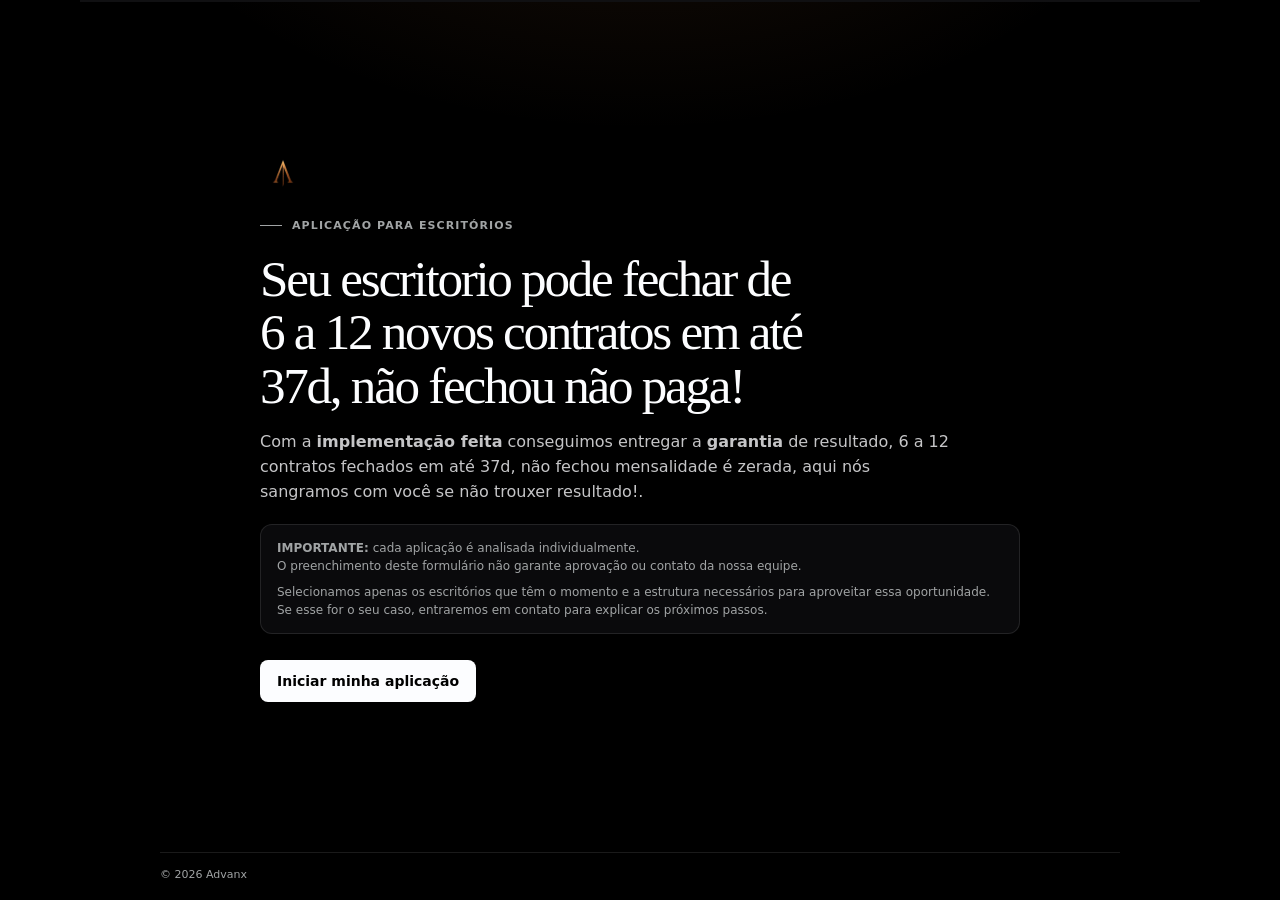
<file: 6-a-12-em-37d-black/index.html>
<!doctype html>
<html lang="pt-BR">
<head>
  <meta charset="utf-8">
  <meta name="viewport" content="width=device-width, initial-scale=1, viewport-fit=cover">
  <meta name="theme-color" content="#000000">
  <title>Aplicação para escritórios | 6 a 12 novos contratos em até 37 dias | Advanx</title>
  <meta name="description" content="Aplique para a avaliação da Advanx: estrutura para fechar de 6 a 12 novos contratos em até 37 dias, com garantia de contratos fechados após a implementação.">
  <link rel="canonical" href="https://form.advanx.com.br/6-a-12-em-37d-black/">
  
  <script defer src="tracking.js"></script>
  <style>
    :root{--canvas:#000;--surface:#0a0a0c;--surface-elevated:#101012;--surface-deep:#06060a;--ink:#fcfdff;--body:rgba(252,253,255,.78);--mute:#a1a4a5;--hairline:rgba(255,255,255,.10);--hairline-strong:rgba(255,255,255,.22);--focus:rgba(252,253,255,.22);--error:#ff667e;--font-ui:Inter,ui-sans-serif,system-ui,-apple-system,BlinkMacSystemFont,"Segoe UI",sans-serif;--font-display:"DM Serif Display",Georgia,serif}
    *{box-sizing:border-box}html{background:var(--canvas);scroll-behavior:smooth}body{margin:0;height:100svh;height:100dvh;background:radial-gradient(780px 500px at 50% -220px,rgba(181,106,50,.16),transparent 70%),var(--canvas);color:var(--ink);font-family:var(--font-ui);overflow:hidden;-webkit-user-select:none;user-select:none}button,input{font:inherit}button{touch-action:manipulation}a{color:inherit}[hidden]{display:none!important}.shell{height:100%;display:grid;grid-template-rows:auto minmax(0,1fr) auto;overflow:hidden}.topbar{width:min(1120px,calc(100% - 48px));margin:0 auto;padding:20px 0 14px;display:flex;align-items:center;justify-content:space-between;gap:24px;border-bottom:1px solid var(--hairline)}.brand{display:inline-flex;align-items:center;text-decoration:none}.brand img{display:block;width:auto;height:32px;object-fit:contain}.privacy-note{display:flex;align-items:center;gap:8px;color:var(--mute);font-size:13px;font-weight:500}.privacy-note svg{width:16px;height:16px;color:var(--ink)}.progress-track{width:min(1120px,calc(100% - 48px));height:2px;margin:0 auto;background:var(--surface-elevated);overflow:hidden}.progress-bar{height:100%;width:0;background:var(--ink);transition:width .28s ease}main{width:min(960px,calc(100% - 40px));min-height:0;margin:0 auto;padding:28px 0;display:grid;align-items:center;overflow-x:hidden;overflow-y:auto;overscroll-behavior-y:none}.stage{display:none;width:100%}.stage.active{display:block}.hero{display:block;width:min(760px,100%);margin:0 auto;padding:18px 0}.intro-brand{display:flex;align-items:center;margin-bottom:22px}.intro-brand img{display:block;width:46px;height:46px;object-fit:contain;border:0;border-radius:0}.eyebrow{display:flex;align-items:center;gap:10px;margin:0 0 20px;color:var(--mute);font-size:11px;font-weight:600;letter-spacing:.1em;text-transform:uppercase}.eyebrow:before{content:"";width:22px;height:1px;background:var(--mute)}h1,h2,h3,p{margin-top:0}h1,h2{letter-spacing:-.045em;text-wrap:balance}h1{font-family:var(--font-display);font-size:clamp(38px,4vw,54px);font-weight:400;line-height:1.04;margin-bottom:18px;max-width:820px}h2{font-family:var(--font-display);font-size:clamp(31px,4vw,52px);font-weight:400;line-height:1.05;margin-bottom:12px;max-width:760px}.lead{font-size:16px;line-height:1.55;color:var(--body);max-width:690px;margin-bottom:0}.hero .btn{margin-top:26px}.hero-aside{margin-top:20px;padding:14px 16px;border:1px solid var(--hairline);border-radius:12px;background:var(--surface)}.hero-aside h3{display:none}.hero-aside p{font-size:12px;line-height:1.5;color:var(--mute);margin-bottom:8px}.hero-aside p:last-child{margin:0}.content{width:min(820px,100%);margin:0 auto}.content.wide{width:min(980px,100%)}.surface{background:transparent;border:0;border-radius:0;padding:clamp(18px,2.5vw,30px) 0}.question-head{margin-bottom:22px}.helper{color:var(--body);font-size:15px;line-height:1.5;margin:0;max-width:700px}.form-grid{display:grid;gap:18px}.field{position:relative}.field label{display:block;font-size:13px;font-weight:600;margin-bottom:8px;color:var(--body)}.field input{width:100%;height:48px;border:1px solid var(--hairline-strong);border-radius:8px;background:var(--surface);padding:0 14px;color:var(--ink);font-size:16px;transition:border-color .16s,box-shadow .16s;-webkit-user-select:text;user-select:text}.field input:hover{border-color:var(--body)}.field input:focus{border-color:var(--ink);box-shadow:0 0 0 3px var(--focus);outline:0}.field input::placeholder{color:var(--mute)}.field.invalid input{border-color:var(--error)}.error{display:none;color:var(--error);font-size:13px;font-weight:600;margin-top:7px}.field.invalid .error{display:block}.email-suggestions{position:absolute;z-index:20;left:0;right:0;top:100%;margin-top:6px;background:var(--surface-elevated);border:1px solid var(--hairline-strong);border-radius:8px;padding:6px}.suggestion-hint{padding:8px 10px 6px;color:var(--mute);font-size:12px}.email-option{width:100%;min-height:42px;padding:9px 10px;border:0;border-radius:6px;background:transparent;text-align:left;color:var(--ink);cursor:pointer}.email-option:hover,.email-option[aria-selected="true"]{background:var(--surface-deep)}.options{display:grid;grid-template-columns:repeat(2,minmax(0,1fr));gap:10px}.options.areas{grid-template-columns:repeat(2,minmax(0,1fr))}.option{min-height:50px;border:1px solid var(--hairline-strong);border-radius:8px;background:var(--surface);padding:10px 12px;text-align:left;font-size:14px;font-weight:500;color:var(--body);cursor:pointer;display:flex;align-items:center;justify-content:space-between;gap:10px;transition:border-color .12s,background .12s,color .12s}.option:hover{border-color:var(--ink)}.option.selected{border-color:var(--ink);background:var(--surface-elevated);color:var(--ink)}.choice-mark{width:20px;height:20px;border:1px solid var(--hairline-strong);border-radius:5px;display:grid;place-items:center;color:transparent;flex:0 0 auto;font-size:12px}.option.selected .choice-mark{border-color:var(--ink);background:var(--ink);color:#000}.selection-count{min-height:22px;margin:14px 0 0;color:var(--mute);font-size:13px;font-weight:600}.actions{display:flex;align-items:center;gap:12px;margin-top:24px}.btn{border:1px solid transparent;border-radius:8px;min-height:42px;padding:10px 16px;font-size:14px;font-weight:600;cursor:pointer;display:inline-flex;align-items:center;justify-content:center;gap:8px;transition:background .12s,border-color .12s,color .12s}.btn:focus-visible,.option:focus-visible,.date-option:focus-visible,.slot:focus-visible,.edit-link:focus-visible{outline:3px solid var(--focus);outline-offset:2px}.btn-primary{background:var(--ink);color:#000}.btn-primary:hover{background:#e9eaec}.btn-secondary{background:var(--surface-elevated);border-color:var(--hairline-strong);color:var(--ink)}.btn-secondary:hover{border-color:var(--ink)}.btn-ghost{min-height:40px;padding:8px 4px;background:transparent;color:var(--mute);border:0;font-size:12px;font-weight:500}.btn-ghost:hover{color:var(--ink);background:transparent}.btn[disabled]{opacity:.48;cursor:not-allowed}.status{min-height:22px;margin:14px 0 0;color:var(--mute);font-size:14px;font-weight:600}.status.error-text{color:var(--error)}.review-groups{margin-top:28px;border-top:1px solid var(--hairline)}.review-group{padding:24px 0;border-bottom:1px solid var(--hairline)}.review-group-head{display:flex;justify-content:space-between;gap:16px;align-items:center;margin-bottom:14px}.review-group h3{font-size:13px;letter-spacing:.08em;text-transform:uppercase;margin:0;color:var(--mute)}.review-row{display:grid;grid-template-columns:150px minmax(0,1fr) auto;gap:16px;align-items:start;padding:9px 0}.review-label{font-size:13px;font-weight:600;color:var(--mute)}.review-value{font-size:15px;line-height:1.5;overflow-wrap:anywhere}.edit-link{border:0;background:transparent;color:var(--ink);font-size:13px;font-weight:600;text-decoration:underline;text-underline-offset:3px;cursor:pointer;padding:4px}.schedule-layout{display:grid;grid-template-columns:minmax(260px,.72fr) minmax(320px,1fr);gap:16px;margin-top:18px}.calendar-panel,.slots-panel{border:1px solid var(--hairline);border-radius:12px;background:var(--surface);padding:20px}.available-dates{display:grid;gap:8px}.date-option{width:100%;min-height:50px;border:1px solid var(--hairline-strong);border-radius:8px;background:var(--surface);padding:10px 12px;text-align:left;color:var(--ink);font-size:14px;font-weight:600;cursor:pointer}.date-option:hover{border-color:var(--ink)}.date-option.selected{background:var(--ink);border-color:var(--ink);color:#000}.slots-panel h3{font-size:17px;margin-bottom:5px}.slots-helper{color:var(--mute);font-size:13px;line-height:1.45;margin-bottom:14px}.lead-identity{display:grid;gap:7px;padding:12px;margin:0 0 14px;background:var(--surface-deep);border:1px solid var(--hairline);border-radius:8px}.lead-identity p{margin:0;font-size:12px;line-height:1.4;color:var(--mute)}.lead-identity strong{color:var(--ink);font-weight:600}.slots{display:grid;grid-template-columns:repeat(3,minmax(0,1fr));gap:7px}.slot{min-height:42px;border:1px solid var(--hairline-strong);border-radius:7px;background:var(--surface);color:var(--ink);font-size:13px;font-weight:600;cursor:pointer}.slot:hover{border-color:var(--ink)}.slot.selected{background:var(--ink);border-color:var(--ink);color:#000}.calendar-state{min-height:24px;margin-top:16px;color:var(--mute);font-size:13px}.empty{padding:24px 0;color:var(--mute);font-size:14px;line-height:1.6}.booking-summary{margin-top:18px;padding:14px;border-left:2px solid var(--ink);background:var(--surface-elevated);font-size:14px;font-weight:600;line-height:1.5}.success{text-align:center;width:min(720px,100%);margin:0 auto}.success-logo{width:62px;height:62px;margin:0 auto 24px;display:grid;place-items:center}.success-logo img{display:block;width:56px;height:56px;object-fit:contain}.success-card{margin:28px auto 0;border:1px solid var(--hairline);border-radius:12px;background:var(--surface);padding:24px;text-align:left}.success-card strong{display:block;font-size:17px;margin-bottom:6px}.success-card p{color:var(--mute);line-height:1.6;margin-bottom:20px}.success-card .btn{width:100%}footer{width:min(960px,calc(100% - 40px));margin:0 auto;padding:14px 0 18px;border-top:1px solid var(--hairline);color:var(--mute);font-size:11px;line-height:1.4}.sr-only{position:absolute;width:1px;height:1px;padding:0;margin:-1px;overflow:hidden;clip:rect(0,0,0,0);white-space:nowrap;border:0}@media(max-width:900px){.schedule-layout{grid-template-columns:1fr}.content.wide{width:min(760px,100%)}}@media(max-width:600px){.progress-track{width:100%}main,footer{width:calc(100% - 48px)}main{padding:6px 0}.stage.active:not([data-step="2"]):not([data-step="6"]):not([data-step="7"]){transform:translateY(-4svh)}.stage.active[data-step="2"]{transform:none}.stage.active[data-step="0"]{transform:none!important}.hero{padding:4px 0}.intro-brand{margin-bottom:8px}.intro-brand img{width:40px;height:40px}.eyebrow{margin-bottom:10px;font-size:10px}.eyebrow:before{width:18px}h1{max-width:360px;font-size:clamp(26px,7vw,34px);line-height:1.04;margin:0 auto 12px}h2{font-size:28px;line-height:1.07}.lead{font-size:14px;line-height:1.46}.hero-aside{margin-top:12px;padding:12px}.hero-aside p{font-size:12px;line-height:1.42}.hero .btn{margin-top:14px}.surface{padding:10px 0}.question-head{margin-bottom:14px}.options,.options.areas{grid-template-columns:1fr;gap:6px}.option{min-height:42px;padding:8px 10px;font-size:13px}.choice-mark{width:18px;height:18px}.selection-count,.status{margin-top:8px}.actions{margin-top:12px;padding:0;background:transparent;border:0}.actions .btn-primary,.actions .btn-secondary{flex:1}.schedule-layout{grid-template-columns:1fr;gap:10px;margin-top:12px}.calendar-panel,.slots-panel{padding:12px}.date-option{min-height:44px;padding:8px 10px;font-size:13px}.slots{grid-template-columns:repeat(3,1fr)}footer{padding:8px 0 10px}.keyboard{display:none}}@media(max-width:600px) and (min-height:720px){.stage.active:not([data-step="2"]):not([data-step="6"]):not([data-step="7"]){transform:translateY(-8svh)}}@media(max-width:350px){.slots{grid-template-columns:repeat(2,1fr)}h1{font-size:25px}}@media(prefers-reduced-motion:reduce){*{scroll-behavior:auto!important;animation-duration:.01ms!important;transition-duration:.01ms!important}}
  </style>
  <link rel="icon" type="image/png" href="https://res.cloudinary.com/dmf4bqbdd/image/upload/v1784400742/Logo_Advanx_IA_Transparante_v3_kgirrz.png">
</head>
<body>
<!-- Google Tag Manager (noscript) -->
<noscript><iframe src="https://www.googletagmanager.com/ns.html?id=GTM-KXPZNRHK" height="0" width="0" style="display:none;visibility:hidden"></iframe></noscript>
<!-- End Google Tag Manager (noscript) -->

  <noscript><img height="1" width="1" style="display:none" alt="" src="https://www.facebook.com/tr?id=502759528362336&ev=PageView&noscript=1"></noscript>
  <div class="shell">
    <div class="progress-track" role="progressbar" aria-label="Progresso da aplicação" aria-valuemin="0" aria-valuemax="5" aria-valuenow="0"><div class="progress-bar" id="progress"></div></div>
    <main id="main">
      <section class="stage active" data-step="0" aria-labelledby="hero-title">
        <div class="hero">
          <div class="intro-brand"><img src="logo-advanx-96.webp" width="48" height="48" alt="Advanx" fetchpriority="high" decoding="async"></div>
          <div class="eyebrow">Aplicação para escritórios</div>
          <h1 id="hero-title">Seu escritorio pode fechar de 6 a 12 novos contratos em até 37d, não fechou não paga!</h1>
          <p class="lead">Com a <strong>implementação feita</strong> conseguimos entregar a <strong>garantia</strong> de resultado, 6 a 12 contratos fechados em até 37d, não fechou mensalidade é zerada, aqui nós sangramos com você se não trouxer resultado!.</p>
          <aside class="hero-aside" aria-label="Informação importante">
            <p><strong>IMPORTANTE:</strong> cada aplicação é analisada individualmente.<br>O preenchimento deste formulário não garante aprovação ou contato da nossa equipe.</p>
            <p>Selecionamos apenas os escritórios que têm o momento e a estrutura necessários para aproveitar essa oportunidade. Se esse for o seu caso, entraremos em contato para explicar os próximos passos.</p>
          </aside>
          <button class="btn btn-primary" type="button" id="startBtn">Iniciar minha aplicação</button>
        </div>
      </section>

      <section class="stage content" data-step="1" aria-labelledby="contact-title">
        <div class="surface">
          <div class="question-head"><h2 id="contact-title">Como podemos falar com você?</h2><p class="helper">Usaremos esses dados para identificar sua aplicação e enviar as informações do agendamento.</p></div>
          <form class="form-grid" id="contactForm" novalidate><div aria-hidden="true" style="position:absolute;left:-9999px;top:auto;width:1px;height:1px;overflow:hidden"><label for="site_extra">Deixe em branco</label><input id="site_extra" name="site_extra" type="text" tabindex="-1" autocomplete="off"></div>
            <div class="field" id="fieldName"><label for="name">Qual é o seu nome completo?</label><input id="name" name="name" type="text" autocomplete="name" placeholder="Digite seu nome completo" required maxlength="120" aria-describedby="nameError"><div class="error" id="nameError">Informe seu nome e sobrenome.</div></div>
            <div class="field" id="fieldPhone"><label for="phone">Qual é o seu WhatsApp?</label><input id="phone" name="phone" type="tel" inputmode="tel" autocomplete="tel" placeholder="(71) 99999-9999" required maxlength="25" aria-describedby="phoneError"><div class="error" id="phoneError">Confira o número e informe um WhatsApp válido com DDD.</div></div>
            <div class="field" id="fieldEmail"><label for="email">Qual email devemos usar para enviar o convite?</label><input id="email" name="email" type="email" inputmode="email" autocomplete="email" autocapitalize="none" spellcheck="false" placeholder="voce@escritorio.com.br" required maxlength="160" aria-describedby="emailError" aria-autocomplete="list" aria-controls="emailSuggestions" aria-expanded="false"><div class="email-suggestions" id="emailSuggestions" role="listbox" aria-label="Sugestões de email" hidden></div><div class="error" id="emailError">Confira o endereço e informe um email válido.</div></div>
            <div class="field sr-only" aria-hidden="true"><label for="website">Website</label><input id="website" name="website" type="text" tabindex="-1" autocomplete="off"></div>
          </form>
          <div class="actions"><button class="btn btn-ghost" type="button" data-back>Voltar</button><button class="btn btn-primary" type="button" id="contactNext">Continuar</button></div>
        </div>
      </section>

      <section class="stage content" data-step="2" aria-labelledby="areas-title">
        <div class="surface"><div class="question-head"><h2 id="areas-title">Qual é a sua especialidade?</h2><p class="helper">Conte em qual área, mercado ou serviço você atua.</p></div>
          <div class="field" id="fieldSpecialty"><label for="specialty">Sua especialidade</label><input id="specialty" name="specialty" type="text" autocomplete="organization-title" placeholder="" required maxlength="160" aria-describedby="specialtyError"><div class="error" id="specialtyError">Informe sua especialidade.</div></div>
          <div class="actions"><button class="btn btn-ghost" type="button" data-back>Voltar</button><button class="btn btn-primary" type="button" id="areasNext">Continuar</button></div>
        </div>
      </section>

      <section class="stage content" data-step="3" aria-labelledby="team-title">
        <div class="surface"><div class="question-head"><h2 id="team-title">Quantas pessoas trabalham com você?</h2><p class="helper">Inclua sócios, colaboradores e demais integrantes da equipe.</p></div>
          <div class="options" id="teamOptions" role="radiogroup" aria-label="Quantidade de pessoas no escritório"><button class="option" type="button" data-value="1 pessoa" role="radio" aria-checked="false">Somente eu <span class="choice-mark">✓</span></button><button class="option" type="button" data-value="2 pessoas" role="radio" aria-checked="false">2 pessoas <span class="choice-mark">✓</span></button><button class="option" type="button" data-value="3 a 5 pessoas" role="radio" aria-checked="false">De 3 a 5 pessoas <span class="choice-mark">✓</span></button><button class="option" type="button" data-value="6 a 10 pessoas" role="radio" aria-checked="false">De 6 a 10 pessoas <span class="choice-mark">✓</span></button><button class="option" type="button" data-value="Mais de 10 pessoas" role="radio" aria-checked="false">Mais de 10 pessoas <span class="choice-mark">✓</span></button></div>
          <div class="status" id="teamStatus" aria-live="polite"></div><div class="actions"><button class="btn btn-ghost" type="button" data-back>Voltar</button><button class="btn btn-primary" type="button" id="teamNext" disabled>Continuar</button></div>
        </div>
      </section>

      <section class="stage content" data-step="4" aria-labelledby="investment-budget-title">
        <div class="surface"><div class="question-head"><h2 id="investment-budget-title">Quanto você teria hoje para investir em um método capaz de gerar dezenas de contratos mensalmente para seu escritório?</h2></div>
          <div class="options" id="investmentBudgetOptions" role="radiogroup" aria-label="Orçamento disponível para investimento"><button class="option" type="button" data-value="Até 1 mil reais" role="radio" aria-checked="false">Até 1 mil reais <span class="choice-mark">✓</span></button><button class="option" type="button" data-value="De 1 até 3 mil reais" role="radio" aria-checked="false">De 1 até 3 mil reais <span class="choice-mark">✓</span></button><button class="option" type="button" data-value="De 3 até 5 mil reais" role="radio" aria-checked="false">De 3 até 5 mil reais <span class="choice-mark">✓</span></button><button class="option" type="button" data-value="De 5 até 10 mil reais" role="radio" aria-checked="false">De 5 até 10 mil reais <span class="choice-mark">✓</span></button><button class="option" type="button" data-value="De 10 até 20 mil reais" role="radio" aria-checked="false">De 10 até 20 mil reais <span class="choice-mark">✓</span></button><button class="option" type="button" data-value="Acima de 20 mil reais" role="radio" aria-checked="false">Acima de 20 mil reais <span class="choice-mark">✓</span></button></div>
          <div class="status" id="investmentBudgetStatus" aria-live="polite"></div>
        </div>
      </section>

      <section class="stage content" data-step="5" aria-labelledby="revenue-title">
        <div class="surface"><div class="question-head"><h2 id="revenue-title">Qual é o faturamento mensal aproximado?</h2><p class="helper">Uma estimativa é suficiente.</p></div>
          <div class="options" id="revenueOptions" role="radiogroup" aria-label="Faturamento mensal"><button class="option" type="button" data-value="Menos de R$ 5 mil" data-qualified="false" role="radio" aria-checked="false">Menos de R$ 5 mil <span class="choice-mark">✓</span></button><button class="option" type="button" data-value="De R$ 5 mil a menos de R$ 10 mil" data-qualified="false" role="radio" aria-checked="false">De R$ 5 mil a menos de R$ 10 mil <span class="choice-mark">✓</span></button><button class="option" type="button" data-value="De R$ 10 mil a R$ 20 mil" data-qualified="true" role="radio" aria-checked="false">De R$ 10 mil a R$ 20 mil <span class="choice-mark">✓</span></button><button class="option" type="button" data-value="De R$ 20 mil a menos de R$ 50 mil" data-qualified="true" role="radio" aria-checked="false">De R$ 20 mil a menos de R$ 50 mil <span class="choice-mark">✓</span></button><button class="option" type="button" data-value="De R$ 50 mil a menos de R$ 100 mil" data-qualified="true" role="radio" aria-checked="false">De R$ 50 mil a menos de R$ 100 mil <span class="choice-mark">✓</span></button><button class="option" type="button" data-value="Acima de R$ 100 mil" data-qualified="true" role="radio" aria-checked="false">Acima de R$ 100 mil <span class="choice-mark">✓</span></button></div>
          <div id="investmentQuestion" hidden><div class="question-head" style="margin-top:24px"><h3>Você consegue investir R$ 3.000 mensais na sua estrutura com garantia de fechar no mínimo 6 a 12 contratos em 37 dias?</h3></div><div class="options" id="investmentOptions" role="radiogroup" aria-label="Capacidade de investimento inicial"><button class="option" type="button" data-value="Sim" role="radio" aria-checked="false"><span aria-hidden="true">✅</span> Sim <span class="choice-mark">✓</span></button><button class="option" type="button" data-value="Não" role="radio" aria-checked="false"><span aria-hidden="true">❌</span> Não <span class="choice-mark">✓</span></button></div></div>
          <div class="status" id="revenueStatus" aria-live="polite"></div><div class="actions"><button class="btn btn-ghost" type="button" data-back>Voltar</button><button class="btn btn-primary" type="button" id="submitLead" disabled>Enviar</button></div>
        </div>
      </section>

      <section class="stage content wide" data-step="6" aria-labelledby="schedule-title">
        <div class="surface"><div class="question-head"><h2 id="schedule-title">Escolha um horário</h2><p class="helper">Selecione uma data e depois um horário.</p></div>
          <div class="schedule-layout">
            <div class="calendar-panel"><h3>Datas disponíveis</h3><div class="available-dates" id="availableDates" role="radiogroup" aria-label="Datas disponíveis"></div><div class="calendar-state" id="calendarState" aria-live="polite">Carregando.</div></div>
            <div class="slots-panel"><h3 id="slotsTitle">Escolha uma data</h3><p class="slots-helper" id="slotsHelper">Selecione uma das datas disponíveis.</p><div class="lead-identity" id="leadIdentity" hidden><p><strong>Nome:</strong> <span id="identityName"></span></p><p><strong>Email:</strong> <span id="identityEmail"></span></p><p><strong>Telefone:</strong> <span id="identityPhone"></span></p></div><div class="slots" id="slots"></div><div class="booking-summary" id="bookingSummary" hidden></div><div class="status" id="bookingStatus" aria-live="polite"></div></div>
          </div>

        </div>
      </section>

      <section class="stage success" data-step="7" aria-labelledby="success-title"><div class="success-logo"><img src="logo-advanx-96.webp" width="56" height="56" alt="Advanx"></div><div class="eyebrow" style="justify-content:center">Agendamento confirmado</div><h2 id="success-title">Sua conversa com a Advanx está quase confirmada.</h2><p class="lead" style="margin-inline:auto">Enviaremos as informações da conversa para o email informado.</p><div class="success-card"><strong id="finalDate"></strong><p id="finalEmail"></p><a class="btn btn-secondary" id="whatsappBtn" target="_blank" rel="noopener" href="https://wa.advanx.com.br/r">Confirmar meu agendamento</a></div></section>
    </main>
    <footer>© 2026 Advanx</footer>
  </div>
  <script>
    const API={availability:'https://n8n.advfunnel.com.br/webhook/agenda-aplicacao-previsibilidade-7f343841',booking:'https://n8n.advfunnel.com.br/webhook/agendar-aplicacao-previsibilidade-7f343841'};
    const ZONE='America/Sao_Paulo';
    const submissionId=sessionStorage.getItem('advanx_submission_id')||(crypto.randomUUID?crypto.randomUUID():`${Date.now()}-${Math.random().toString(16).slice(2)}`);
    const state={step:0,name:'',phone:'',email:'',areas:[],team:'',investmentBudget:'',revenue:'',investmentCapacity:'',qualified:false,leadId:null,selectedDate:null,selectedSlot:null,releasedDates:[],slots:[],calendarMonth:new Date(),loadRequest:0,navVersion:0,submissionId,startedAt:Date.now(),leadEventSent:sessionStorage.getItem('advanx_lead_event_id')===submissionId,registrationEventSent:sessionStorage.getItem('advanx_registration_event_id')===submissionId,bookingInProgress:false};
    const stages=[...document.querySelectorAll('.stage')],progress=document.getElementById('progress'),progressWrap=document.querySelector('.progress-track');
    sessionStorage.setItem('advanx_submission_id',submissionId);
    function track(name,params={}){const eventName=name==='ViewContent'?'view_content':name==='Lead'?'generate_lead':name==='CompleteRegistration'?'cadastro_recebido':name==='Schedule'?'schedule':String(name).toLowerCase();window.AdvanxTracking?.emit(eventName,{...params,form_id:location.pathname.split('/').filter(Boolean).pop()});}
    function escapeHtml(value){return String(value).replace(/[&<>"']/g,char=>({'&':'&amp;','<':'&lt;','>':'&gt;','"':'&quot;',"'":'&#39;'}[char]))}
    function showStep(step){state.navVersion++;state.step=step;stages.forEach(s=>s.classList.toggle('active',Number(s.dataset.step)===step));const shown=step>=6?5:step;progress.style.width=`${shown/5*100}%`;progressWrap.setAttribute('aria-valuenow',String(shown));window.scrollTo({top:0,behavior:'smooth'});const active=stages.find(s=>Number(s.dataset.step)===step);requestAnimationFrame(()=>active?.querySelector('h1,h2,input,button')?.focus({preventScroll:true}));history.replaceState(null,'',step?`#aplicacao-${step}`:location.pathname+location.search)}
    function params(){const p=new URLSearchParams(location.search);return{fonte:p.get('utm_source')||p.get('source')||'direto',meio:p.get('utm_medium')||'',campanha:p.get('utm_campaign')||'',anuncio:p.get('utm_content')||'',posicionamento:p.get('placement')||'',fbclid:p.get('fbclid')||'',gclid:p.get('gclid')||''}}
    var DDDS_BR='11 12 13 14 15 16 17 18 19 21 22 24 27 28 31 32 33 34 35 37 38 41 42 43 44 45 46 47 48 49 51 53 54 55 61 62 63 64 65 66 67 68 69 71 73 74 75 77 79 81 82 83 84 85 86 87 88 89 91 92 93 94 95 96 97 98 99'.split(' ');function celularBR(v){var d=String(v==null?'':v).split('@')[0].replace(/\D/g,'');if(d.length===13&&d.slice(0,2)==='55')d=d.slice(2);if(d.length===12&&d.charAt(0)==='0')d=d.slice(1);return /^[1-9]{2}9\d{8}$/.test(d)&&DDDS_BR.indexOf(d.slice(0,2))!==-1&&!/^(\d)\1+$/.test(d.slice(2))?'55'+d:''}function digitosCelular(v){var d=String(v==null?'':v).replace(/\D/g,'');if(d.length>11&&d.slice(0,2)==='55')d=d.slice(2);if(d.length>11&&d.charAt(0)==='0')d=d.slice(1);return d.slice(0,11)}function mascaraCelular(v){var d=digitosCelular(v);if(!d)return'';if(d.length<3)return'('+d;var p='('+d.slice(0,2)+') ';if(d.length<=7)return p+d.slice(2);return p+d.slice(2,7)+'-'+d.slice(7)}function normalizePhone(v){const c=celularBR(v);return c?'+'+c:''}function formatPhone(v){return mascaraCelular(v)}
    function validName(v){return v.trim().split(/\s+/).length>=2&&v.trim().length>=5}function validEmail(v){return/^[^\s@]+@[^\s@]+\.[^\s@]{2,}$/.test(v.trim())}
    function signature(){return JSON.stringify({name:state.name,phone:state.phone,email:state.email,areas:[...state.areas].sort(),team:state.team,investmentBudget:state.investmentBudget,revenue:state.revenue,investmentCapacity:state.investmentCapacity})}
    function invalidateSaved(){state.selectedDate=null;state.selectedSlot=null;state.slots=[];state.releasedDates=[]}
    document.getElementById('startBtn').addEventListener('click',()=>{track('ViewContent',{content_name:'Aplicação Previsibilidade'});window.AdvanxTracking?.emit('form_start',{form_id:location.pathname.split('/').filter(Boolean).pop(),submission_id:submissionId});showStep(1)});
    document.querySelectorAll('[data-back]').forEach(btn=>btn.addEventListener('click',()=>showStep(Math.max(0,state.step-1))));
    const phone=document.getElementById('phone');phone.addEventListener('input',e=>{e.target.value=formatPhone(e.target.value)});
    const emailInput=document.getElementById('email'),emailList=document.getElementById('emailSuggestions'),domains=['gmail.com','outlook.com','hotmail.com','icloud.com','yahoo.com.br'];let emailIndex=-1;
    function hideEmailSuggestions(){emailList.hidden=true;emailInput.setAttribute('aria-expanded','false');emailIndex=-1}
    function renderEmailSuggestions(){const value=emailInput.value.trim();const at=value.indexOf('@');if(at<=0||value.indexOf('@',at+1)!==-1){hideEmailSuggestions();return}const local=value.slice(0,at),prefix=value.slice(at+1).toLowerCase();if(prefix.includes('.')){hideEmailSuggestions();return}const matches=domains.filter(d=>d.startsWith(prefix)).slice(0,5);if(!matches.length){hideEmailSuggestions();return}const safeLocal=escapeHtml(local);emailList.innerHTML='<div class="suggestion-hint">Escolha um provedor ou continue digitando</div>'+matches.map((d,i)=>`<button class="email-option" type="button" role="option" aria-selected="false" data-index="${i}" data-email="${safeLocal}@${d}">${safeLocal}@${d}</button>`).join('');emailList.hidden=false;emailInput.setAttribute('aria-expanded','true');emailList.querySelectorAll('.email-option').forEach(btn=>btn.addEventListener('mousedown',e=>{e.preventDefault();emailInput.value=btn.dataset.email;hideEmailSuggestions();emailInput.focus()}))}
    emailInput.addEventListener('input',renderEmailSuggestions);emailInput.addEventListener('blur',()=>setTimeout(hideEmailSuggestions,120));emailInput.addEventListener('keydown',e=>{if(emailList.hidden)return;const opts=[...emailList.querySelectorAll('.email-option')];if(e.key==='ArrowDown'||e.key==='ArrowUp'){e.preventDefault();emailIndex=(emailIndex+(e.key==='ArrowDown'?1:-1)+opts.length)%opts.length;opts.forEach((o,i)=>o.setAttribute('aria-selected',String(i===emailIndex)))}else if(e.key==='Enter'&&emailIndex>=0){e.preventDefault();emailInput.value=opts[emailIndex].dataset.email;hideEmailSuggestions()}else if(e.key==='Escape')hideEmailSuggestions()});
    function validateContact(){const name=document.getElementById('name').value.trim(),rawPhone=phone.value,email=emailInput.value.trim().toLowerCase();const checks=[['fieldName',validName(name)],['fieldPhone',!!celularBR(rawPhone)],['fieldEmail',validEmail(email)]];checks.forEach(([id,ok])=>{const f=document.getElementById(id);f.classList.toggle('invalid',!ok);f.querySelector('input').setAttribute('aria-invalid',String(!ok))});if(!checks.every(x=>x[1]))return false;const before=signature();state.name=name;state.phone=normalizePhone(rawPhone);state.email=email;if(before!==signature())invalidateSaved();return true}
    document.getElementById('contactNext').addEventListener('click',()=>{if(validateContact())showStep(2)});document.getElementById('contactForm').addEventListener('submit',e=>{e.preventDefault();document.getElementById('contactNext').click()});document.getElementById('contactForm').addEventListener('keydown',e=>{if(e.key==='Enter'&&emailList.hidden){e.preventDefault();document.getElementById('contactNext').click()}});
    function validateSpecialty(){const input=document.getElementById('specialty'),value=input.value.trim(),field=document.getElementById('fieldSpecialty'),valid=value.length>=2;field.classList.toggle('invalid',!valid);input.setAttribute('aria-invalid',String(!valid));if(!valid)return false;const before=signature();state.areas=[value];if(before!==signature())invalidateSaved();return true}
    document.getElementById('areasNext').addEventListener('click',()=>{state.navVersion++;if(validateSpecialty())showStep(3)});
    document.getElementById('specialty').addEventListener('keydown',event=>{if(event.key==='Enter'){event.preventDefault();document.getElementById('areasNext').click()}});
    function setupSingle(containerId,key,nextStep,nextId,statusId,autoAdvance=true){document.querySelectorAll(`#${containerId} .option`).forEach(btn=>btn.addEventListener('click',()=>{state.navVersion++;const version=state.navVersion,nextButton=nextId?document.getElementById(nextId):null;document.querySelectorAll(`#${containerId} .option`).forEach(o=>{o.classList.remove('selected');o.setAttribute('aria-checked','false')});btn.classList.add('selected');btn.setAttribute('aria-checked','true');state[key]=btn.dataset.value;if(key==='revenue'){state.qualified=btn.dataset.qualified==='true';state.investmentCapacity='';const needsInvestment=!state.qualified;document.getElementById('investmentQuestion').hidden=!needsInvestment;document.querySelectorAll('#investmentOptions .option').forEach(o=>{o.classList.remove('selected');o.setAttribute('aria-checked','false')});if(nextButton)nextButton.disabled=needsInvestment}else if(nextButton)nextButton.disabled=false;invalidateSaved();document.getElementById(statusId).textContent=`${btn.dataset.value} selecionado.`;if(autoAdvance)setTimeout(()=>{if(version===state.navVersion&&state.step===nextStep-1)showStep(nextStep)},280)}))}
    setupSingle('teamOptions','team',4,'teamNext','teamStatus',true);setupSingle('investmentBudgetOptions','investmentBudget',5,'investmentBudgetNext','investmentBudgetStatus',true);setupSingle('revenueOptions','revenue',6,'submitLead','revenueStatus',false);
    document.querySelectorAll('#investmentOptions .option').forEach(btn=>btn.addEventListener('click',()=>{document.querySelectorAll('#investmentOptions .option').forEach(o=>{o.classList.remove('selected');o.setAttribute('aria-checked','false')});btn.classList.add('selected');btn.setAttribute('aria-checked','true');state.investmentCapacity=btn.dataset.value;state.qualified=document.querySelector('#revenueOptions .option.selected')?.dataset.qualified==='true'||state.investmentCapacity==='Sim';document.getElementById('submitLead').disabled=false;}));
    document.getElementById('teamNext').addEventListener('click',()=>{state.navVersion++;if(state.team)showStep(4)});
    async function postJson(url,body,timeout=20000){const controller=new AbortController(),timer=setTimeout(()=>controller.abort(),timeout);try{const response=await fetch(url,{method:'POST',headers:{'Content-Type':'application/json'},body:JSON.stringify(body),signal:controller.signal});const text=await response.text();let data={};try{data=text?JSON.parse(text):{}}catch(_){data={}}if(!response.ok||data.ok!==true){const error=new Error(response.status===409?'Esse horário não está mais disponível. Escolha outra opção.':'Não foi possível concluir agora.');error.status=response.status;throw error}return data}finally{clearTimeout(timer)}}
    const LEAD_ENDPOINT='https://rbhdpchaawbclzjcwkoe.supabase.co/functions/v1/receber-lead';async function saveLeadDirect(){const q=new URLSearchParams(location.search),g=k=>q.get(k)||null,hp=document.getElementById('site_extra');const data=await postJson(LEAD_ENDPOINT,{formulario:'Aplicação Empresas (37d black)',nome:state.name,telefone:state.phone,email:state.email,area:state.areas.join(', '),nicho:'Advocacia',colaboradores:state.team,faturamento:state.revenue,utm_source:g('utm_source')||g('source'),utm_medium:g('utm_medium'),utm_campaign:g('utm_campaign'),utm_content:g('utm_content'),utm_term:g('utm_term'),fbclid:g('fbclid'),gclid:g('gclid'),submission_id:submissionId,site_extra:hp?hp.value:'',respostas:{consegue_investir:[state.investmentBudget,state.investmentCapacity].filter(Boolean).join(' | ')||null,posicionamento:g('placement')||g('utm_placement'),pagina:location.pathname}},15000);return{ok:true,lead_id:data.contato_id||null}}
    const DESKCOMM_WEBHOOK='https://crm.advanx.com.br/api/v1/webhooks/in/K4tbswoDDTESGzDVuW16NfD8FA1jGvww';
    async function enviarLeadDeskcomm(extra={}){if(state.crmSent)return true;state.crmSent=true;const q=new URLSearchParams(location.search);const campos={nome:state.name,telefone:state.phone,email:state.email,area:state.areas.join(', '),colaboradores:state.team,nicho:'Advocacia',faturamento:state.revenue,consegue_investir:[state.investmentBudget,state.investmentCapacity].filter(Boolean).join(' | '),investimento:state.investmentCapacity||state.investmentBudget,utm_source:q.get('utm_source'),utm_medium:q.get('utm_medium'),utm_campaign:q.get('utm_campaign'),utm_content:q.get('utm_content'),utm_term:q.get('utm_term'),utm_placement:q.get('utm_placement')||q.get('placement'),utm_fbclid:q.get('fbclid'),utm_gclid:q.get('gclid'),pagina:location.pathname,external_id:submissionId,...extra};const dados=new URLSearchParams(Object.entries(campos).filter(([,v])=>v));try{if(extra.viaBeacon&&navigator.sendBeacon){dados.delete('viaBeacon');navigator.sendBeacon(DESKCOMM_WEBHOOK,dados);return true}await fetch(DESKCOMM_WEBHOOK,{method:'POST',mode:'no-cors',body:dados,keepalive:true});return true}catch(_){return false}}
    document.addEventListener('visibilitychange',()=>{if(document.visibilityState==='hidden'&&state.leadId&&!state.crmSent)enviarLeadDeskcomm({viaBeacon:'1'})});
    document.getElementById('submitLead').addEventListener('click',()=>{const status=document.getElementById('revenueStatus');if(!state.revenue)return;const voltar=state.step;status.className='status';status.textContent='';state.leadId=null;const envio=saveLeadDirect().then(data=>{if(state.savePromise!==envio)return data;state.leadId=data.lead_id;if(!state.registrationEventSent){track('CompleteRegistration',{content_name:'Aplicação Previsibilidade',submission_id:submissionId});state.registrationEventSent=true;sessionStorage.setItem('advanx_registration_event_id',submissionId)}if(state.qualified&&!state.leadEventSent){track('Lead',{content_name:'Aplicação Previsibilidade',submission_id:submissionId,qualification_reason:state.investmentCapacity==='Sim'?'aceita_investimento':'faturamento'});state.leadEventSent=true;sessionStorage.setItem('advanx_lead_event_id',submissionId)}return data}).catch(error=>{if(state.savePromise===envio){state.savePromise=null;showStep(voltar);const s=document.getElementById('revenueStatus');s.className='status error-text';s.textContent=error.name==='AbortError'?'A conexão demorou. Tente novamente.':'Não foi possível enviar. Tente novamente.'}throw error});state.savePromise=envio;envio.catch(()=>{});showStep(6);loadAvailability()});
    function localParts(iso){const out={};for(const p of new Intl.DateTimeFormat('en-US',{timeZone:ZONE,year:'numeric',month:'2-digit',day:'2-digit',weekday:'short',hour:'2-digit',minute:'2-digit',hourCycle:'h23'}).formatToParts(new Date(iso)))if(p.type!=='literal')out[p.type]=p.value;return out}function dateKey(iso){const p=localParts(iso);return`${p.year}-${p.month}-${p.day}`}function minimumBookingStart(){return new Date(Date.now()+30*60*1000)}function validSlot(slot){const p=localParts(slot.inicio_janela),hour=Number(p.hour),minute=Number(p.minute);return minute===0&&(p.weekday==='Sat'?hour>=9&&hour<=11:p.weekday!=='Sun'&&hour>=10&&hour<=19)&&new Date(slot.inicio_janela)>=minimumBookingStart()}
    function monthKey(d){return`${d.getFullYear()}-${String(d.getMonth()+1).padStart(2,'0')}`}function parseDateKey(key){const[y,m,d]=key.split('-').map(Number);return new Date(y,m-1,d,12)}function formatMonth(d){const text=new Intl.DateTimeFormat('pt-BR',{month:'long',year:'numeric'}).format(d);return text.charAt(0).toUpperCase()+text.slice(1)}function longDate(key){return new Intl.DateTimeFormat('pt-BR',{weekday:'long',day:'2-digit',month:'long'}).format(parseDateKey(key))}function timeTitle(iso){return new Intl.DateTimeFormat('pt-BR',{timeZone:ZONE,hour:'2-digit',minute:'2-digit'}).format(new Date(iso))}function fullDate(iso){return new Intl.DateTimeFormat('pt-BR',{timeZone:ZONE,weekday:'long',day:'2-digit',month:'long',hour:'2-digit',minute:'2-digit'}).format(new Date(iso))}
    function renderAvailableDates(){const box=document.getElementById('availableDates');box.innerHTML='';state.releasedDates.forEach(key=>{const btn=document.createElement('button');btn.type='button';btn.className='date-option';btn.setAttribute('role','radio');btn.setAttribute('aria-checked',String(key===state.selectedDate));btn.textContent=longDate(key);if(key===state.selectedDate)btn.classList.add('selected');btn.addEventListener('click',()=>selectDate(key));box.appendChild(btn)})}
    function selectDate(key){state.selectedDate=key;state.selectedSlot=null;renderAvailableDates();const daySlots=state.slots.filter(s=>dateKey(s.inicio_janela)===key);document.getElementById('slotsTitle').textContent=longDate(key);document.getElementById('slotsHelper').textContent='Toque em um horário para agendar automaticamente.';document.getElementById('identityName').textContent=state.name;document.getElementById('identityEmail').textContent=state.email;document.getElementById('identityPhone').textContent=formatPhone(state.phone);document.getElementById('leadIdentity').hidden=false;const box=document.getElementById('slots');box.innerHTML='';daySlots.forEach(slot=>{const btn=document.createElement('button');btn.type='button';btn.className='slot';btn.textContent=timeTitle(slot.inicio_janela);btn.addEventListener('click',()=>selectSlot(btn,slot.inicio_janela));box.appendChild(btn)});document.getElementById('bookingSummary').hidden=true}
    function selectSlot(btn,iso){if(state.bookingInProgress)return;document.querySelectorAll('.slot').forEach(x=>x.classList.remove('selected'));btn.classList.add('selected');state.selectedSlot=iso;agendarHorario(iso)}
    async function loadAvailability(){const request=++state.loadRequest;state.selectedDate=null;state.selectedSlot=null;state.releasedDates=[];document.getElementById('availableDates').innerHTML='';document.getElementById('slots').innerHTML='';document.getElementById('leadIdentity').hidden=true;document.getElementById('slotsTitle').textContent='Escolha uma data';document.getElementById('slotsHelper').textContent='Selecione uma das datas disponíveis.';document.getElementById('bookingSummary').hidden=true;document.getElementById('calendarState').textContent='Carregando.';const controller=new AbortController(),timer=setTimeout(()=>controller.abort(),12000);try{const response=await fetch(`${API.availability}?t=${Date.now()}`,{headers:{Accept:'application/json'},signal:controller.signal});const data=await response.json();if(request!==state.loadRequest)return;if(!response.ok||data.ok===false)throw new Error();const unique=new Map();(Array.isArray(data.slots)?data.slots:[]).filter(validSlot).forEach(s=>unique.set(`${dateKey(s.inicio_janela)}-${timeTitle(s.inicio_janela)}`,s));state.slots=[...unique.values()].sort((a,b)=>new Date(a.inicio_janela)-new Date(b.inicio_janela));const fromApi=Array.isArray(data.released_dates)?data.released_dates:[];state.releasedDates=fromApi.filter(key=>state.slots.some(s=>dateKey(s.inicio_janela)===key)).slice(0,3);renderAvailableDates();document.getElementById('calendarState').textContent=state.releasedDates.length?'Selecione uma data.':'Nenhum horário disponível.'}catch(error){if(request!==state.loadRequest)return;state.releasedDates=[];state.slots=[];renderAvailableDates();document.getElementById('calendarState').innerHTML='Não foi possível carregar. <button type="button" class="edit-link" id="retryAvailability">Tentar novamente</button>';document.getElementById('retryAvailability')?.addEventListener('click',loadAvailability)}finally{clearTimeout(timer)}}
    async function agendarHorario(iso){if(!iso||state.bookingInProgress)return;if(!state.leadId&&state.savePromise){try{await state.savePromise}catch(_){return}}if(!state.leadId||state.bookingInProgress)return;state.bookingInProgress=true;const status=document.getElementById('bookingStatus');document.querySelectorAll('.slot').forEach(botao=>botao.disabled=true);status.className='status';status.textContent='Reservando horário...';try{const data=await postJson(API.booking,{nome:state.name,telefone:state.phone,email:state.email,areas:state.areas,colaboradores:state.team,faturamento:state.revenue,consegue_investir:[state.investmentBudget,state.investmentCapacity].filter(Boolean).join(' | '),utms:{utm_source:params().fonte,utm_medium:params().meio,utm_campaign:params().campanha,utm_content:params().anuncio,utm_term:new URLSearchParams(location.search).get('utm_term')||'',src:new URLSearchParams(location.search).get('src')||''},evento_inicio:iso,lead_id:state.leadId,submission_id:submissionId},30000);track('Schedule',{content_name:'Conversa de 30 minutos'});const finalIso=data.evento_inicio||iso;const dc=localParts(finalIso);enviarLeadDeskcomm({data_call:`${dc.day}/${dc.month}/${dc.year} ${dc.hour}:${dc.minute}`});document.getElementById('finalDate').textContent=`Conversa agendada para ${fullDate(finalIso)}.`;document.getElementById('finalEmail').textContent=`O convite será enviado para ${state.email}.`;document.getElementById('whatsappBtn').href=`https://wa.advanx.com.br/r?text=${encodeURIComponent(`Olá! Quero confirmar minha conversa com a Advanx sobre fechar de 6 a 12 contratos em até 37 dias, com garantia de resultados. Escolhi ${fullDate(finalIso)}. Vocês podem confirmar?`)}`;showStep(7)}catch(error){status.className='status error-text';status.textContent=error.status===409?'Esse horário não está mais disponível. Escolha outro.':'Não foi possível agendar. Tente novamente.';if(error.status===409)loadAvailability();else document.querySelectorAll('.slot').forEach(botao=>botao.disabled=false)}finally{state.bookingInProgress=false}}
    document.getElementById('whatsappBtn').addEventListener('click',()=>{window.dataLayer.push({event:'advanx_whatsapp_click',context:'booking_support'});try{gtag('event','whatsapp_click',{context:'booking_support'})}catch(_){}});
    document.addEventListener('contextmenu',event=>event.preventDefault());document.addEventListener('copy',event=>event.preventDefault());document.addEventListener('cut',event=>event.preventDefault());document.addEventListener('dragstart',event=>event.preventDefault());document.addEventListener('keydown',event=>{if((event.ctrlKey||event.metaKey)&&['c','u','s'].includes(event.key.toLowerCase()))event.preventDefault()});
    renderAvailableDates();
  </script>
</body>
</html>
</file>
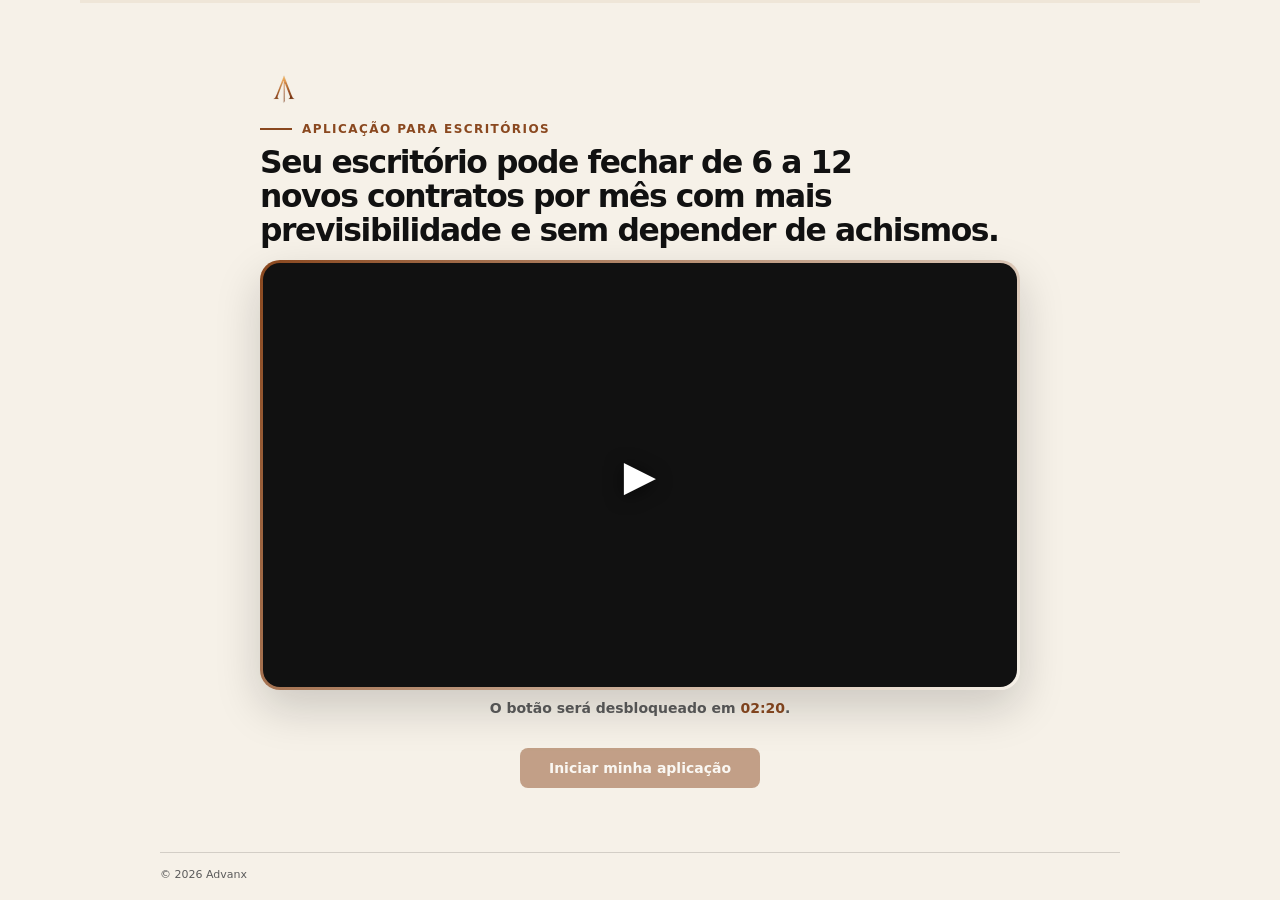
<file: 6-a-12-em-37d-vsl/index.html>
<!doctype html>
<html lang="pt-BR">
<head>
  <meta name="viewport" content="width=device-width, initial-scale=1">
  <script defer src="/assets/form-db.js"></script>
  <script defer src="/assets/tracking.js"></script>
  <style>
    :root{
      --copper-700:#8A481F;--copper-600:#9B5427;--copper-500:#B56632;
      --cream-50:#F6F1E8;--cream-100:#EFE6D8;--warm-200:#D3CEC6;
      --slate-950:#111111;--slate-800:#262626;--slate-600:#5B5B5B;
      --white:#FFFFFF;--error:#9F2D25;--focus:rgba(164,95,43,.24);
      --font:system-ui,-apple-system,BlinkMacSystemFont,"Segoe UI",Roboto,Arial,sans-serif;
    }
    *{box-sizing:border-box}
    html{background:var(--cream-50);scroll-behavior:smooth}
    body{margin:0;height:100svh;height:100dvh;background:var(--cream-50);color:var(--slate-950);font-family:var(--font);overflow:hidden;-webkit-user-select:none;user-select:none}
    button,input{font:inherit}button{touch-action:manipulation}a{color:inherit}
    [hidden]{display:none!important}
    .shell{height:100%;display:grid;grid-template-rows:auto minmax(0,1fr) auto;overflow:hidden}
    .topbar{width:min(1120px,calc(100% - 48px));margin:0 auto;padding:24px 0 16px;display:flex;align-items:center;justify-content:space-between;gap:24px;border-bottom:1px solid var(--warm-200)}
    .brand{display:inline-flex;align-items:center;text-decoration:none}.brand img{display:block;width:auto;height:34px;object-fit:contain}
    .privacy-note{display:flex;align-items:center;gap:8px;color:var(--slate-600);font-size:13px;font-weight:600}.privacy-note svg{width:16px;height:16px;color:var(--copper-700)}
    .progress-track{width:min(1120px,calc(100% - 48px));height:3px;margin:0 auto;background:var(--cream-100);overflow:hidden}
    .progress-bar{height:100%;width:0;background:var(--copper-700);transition:width .28s ease}
    main{width:min(960px,calc(100% - 40px));min-height:0;margin:0 auto;padding:24px 0;display:grid;align-items:center;overflow-x:hidden;overflow-y:auto;overscroll-behavior-y:none}
    .stage{display:none;width:100%}.stage.active{display:block}
    .hero{display:block;width:min(700px,100%);margin:0 auto;padding:16px 0}
    .intro-brand{display:flex;align-items:center;margin-bottom:18px}.intro-brand img{display:block;width:48px;height:48px;object-fit:cover;border-radius:6px}
    .eyebrow{display:flex;align-items:center;gap:10px;margin:0 0 20px;color:var(--copper-700);font-size:12px;font-weight:800;letter-spacing:.12em;text-transform:uppercase}.eyebrow:before{content:"";width:32px;height:2px;background:var(--copper-700)}
    h1,h2,h3,p{margin-top:0}h1,h2{letter-spacing:-.045em;text-wrap:balance}
    h1{font-size:clamp(30px,3.6vw,36px);line-height:1.12;margin-bottom:14px;max-width:620px}
    h2{font-size:clamp(25px,3vw,34px);line-height:1.14;margin-bottom:10px;max-width:700px}
    .lead{font-size:15px;line-height:1.5;color:var(--slate-600);max-width:620px;margin-bottom:0}
    .hero .btn{margin-top:22px}
    .hero-aside{margin-top:16px;padding-left:14px;border-left:2px solid var(--copper-600);max-width:650px}
    .hero-aside h3{display:none}.hero-aside p{font-size:12px;line-height:1.45;color:var(--slate-600);margin-bottom:7px}.hero-aside p:last-child{margin:0}
    .content{width:min(820px,100%);margin:0 auto}.content.wide{width:min(980px,100%)}
    .surface{background:transparent;border:0;border-radius:0;padding:clamp(18px,2.5vw,28px) 0}
    .question-head{margin-bottom:20px}.helper{color:var(--slate-600);font-size:14px;line-height:1.5;margin:0;max-width:700px}
    .form-grid{display:grid;gap:20px}.field{position:relative}.field label{display:block;font-size:13px;font-weight:700;margin-bottom:8px;color:var(--slate-800)}
    .field input{width:100%;height:56px;border:1px solid var(--warm-200);border-radius:8px;background:var(--white);padding:0 16px;color:var(--slate-950);font-size:16px;transition:border-color .16s,box-shadow .16s}
    .field input:hover{border-color:var(--slate-600)}.field input:focus{border-color:var(--copper-700);box-shadow:0 0 0 4px var(--focus);outline:0}.field input::placeholder{color:#79736C}
    .field.invalid input{border-color:var(--error)}.error{display:none;color:var(--error);font-size:13px;font-weight:600;margin-top:7px}.field.invalid .error{display:block}
    .email-suggestions{position:absolute;z-index:20;left:0;right:0;top:100%;margin-top:6px;background:var(--white);border:1px solid var(--warm-200);border-radius:8px;padding:6px;box-shadow:0 12px 28px rgba(17,17,17,.12)}
    .suggestion-hint{padding:8px 10px 6px;color:var(--slate-600);font-size:12px}.email-option{width:100%;min-height:44px;padding:9px 10px;border:0;border-radius:6px;background:transparent;text-align:left;color:var(--slate-950);cursor:pointer}.email-option:hover,.email-option[aria-selected="true"]{background:var(--cream-100)}
    .options{display:grid;grid-template-columns:repeat(2,minmax(0,1fr));gap:10px}.options.areas{grid-template-columns:repeat(2,minmax(0,1fr))}
    .option{min-height:48px;border:1px solid var(--warm-200);border-radius:8px;background:var(--white);padding:10px 12px;text-align:left;font-size:14px;font-weight:650;color:var(--slate-800);cursor:pointer;display:flex;align-items:center;justify-content:space-between;gap:10px;transition:border-color .12s,background .12s,color .12s}
    .option:hover{border-color:var(--copper-600)}.option.selected{border-color:var(--copper-700);background:var(--cream-100);color:var(--slate-950)}
    .choice-mark{width:20px;height:20px;border:1px solid var(--warm-200);border-radius:5px;display:grid;place-items:center;color:transparent;flex:0 0 auto;font-size:12px}.option.selected .choice-mark{border-color:var(--copper-700);background:var(--copper-700);color:var(--white)}
    .selection-count{min-height:22px;margin:14px 0 0;color:var(--slate-600);font-size:13px;font-weight:600}
    .actions{display:flex;align-items:center;gap:12px;margin-top:22px}.btn{border:1px solid transparent;border-radius:8px;min-height:44px;padding:10px 18px;font-size:14px;font-weight:750;cursor:pointer;display:inline-flex;align-items:center;justify-content:center;gap:8px;transition:background .12s,border-color .12s,color .12s}
    .btn:focus-visible,.option:focus-visible,.date-option:focus-visible,.slot:focus-visible,.edit-link:focus-visible{outline:3px solid var(--focus);outline-offset:2px}
    .btn-primary{background:var(--copper-700);color:var(--white)}.btn-primary:hover{background:var(--copper-600)}
    .btn-secondary{background:var(--slate-950);color:var(--white)}.btn-secondary:hover{background:var(--slate-800)}
    .btn-ghost{min-height:40px;padding:8px 4px;background:transparent;color:var(--slate-600);border:0;font-size:12px;font-weight:600}.btn-ghost:hover{color:var(--slate-950);background:transparent}
    .btn[disabled]{opacity:.48;cursor:not-allowed}.status{min-height:22px;margin:14px 0 0;color:var(--slate-600);font-size:14px;font-weight:600}.status.error-text{color:var(--error)}
    .review-groups{margin-top:28px;border-top:1px solid var(--warm-200)}.review-group{padding:24px 0;border-bottom:1px solid var(--warm-200)}.review-group-head{display:flex;justify-content:space-between;gap:16px;align-items:center;margin-bottom:14px}.review-group h3{font-size:13px;letter-spacing:.08em;text-transform:uppercase;margin:0;color:var(--slate-600)}
    .review-row{display:grid;grid-template-columns:150px minmax(0,1fr) auto;gap:16px;align-items:start;padding:9px 0}.review-label{font-size:13px;font-weight:700;color:var(--slate-600)}.review-value{font-size:15px;line-height:1.5;overflow-wrap:anywhere}.edit-link{border:0;background:transparent;color:var(--copper-700);font-size:13px;font-weight:750;text-decoration:underline;text-underline-offset:3px;cursor:pointer;padding:4px}
    .schedule-layout{display:grid;grid-template-columns:minmax(260px,.72fr) minmax(320px,1fr);gap:16px;margin-top:18px}.calendar-panel,.slots-panel{border:1px solid var(--warm-200);border-radius:8px;background:var(--white);padding:18px}
    .available-dates{display:grid;gap:8px}.date-option{width:100%;min-height:52px;border:1px solid var(--warm-200);border-radius:7px;background:var(--white);padding:10px 12px;text-align:left;color:var(--slate-950);font-size:14px;font-weight:700;cursor:pointer}.date-option:hover{border-color:var(--copper-600)}.date-option.selected{background:var(--copper-700);border-color:var(--copper-700);color:var(--white)}
    .slots-panel h3{font-size:17px;margin-bottom:5px}.slots-helper{color:var(--slate-600);font-size:13px;line-height:1.45;margin-bottom:14px}.lead-identity{display:grid;gap:7px;padding:12px;margin:0 0 14px;background:var(--cream-50);border-radius:6px}.lead-identity p{margin:0;font-size:12px;line-height:1.4;color:var(--slate-600)}.lead-identity strong{color:var(--slate-950);font-weight:700}.slots{display:grid;grid-template-columns:repeat(3,minmax(0,1fr));gap:7px}.slot{min-height:42px;border:1px solid var(--warm-200);border-radius:7px;background:var(--white);color:var(--slate-950);font-size:13px;font-weight:700;cursor:pointer}.slot:hover{border-color:var(--copper-600)}.slot.selected{background:var(--slate-950);border-color:var(--slate-950);color:var(--white)}
    .calendar-state{min-height:24px;margin-top:16px;color:var(--slate-600);font-size:13px}.empty{padding:24px 0;color:var(--slate-600);font-size:14px;line-height:1.6}.booking-summary{margin-top:18px;padding:14px;border-left:3px solid var(--copper-700);background:var(--cream-100);font-size:14px;font-weight:650;line-height:1.5}
    .success{text-align:center;width:min(720px,100%);margin:0 auto}.success-mark{width:64px;height:64px;margin:0 auto 24px;border-radius:12px;background:var(--slate-950);color:var(--white);display:grid;place-items:center;font-size:28px;border-bottom:4px solid var(--copper-600)}.success-card{margin:28px auto 0;border:1px solid var(--warm-200);border-radius:10px;background:var(--white);padding:24px;text-align:left}.success-card strong{display:block;font-size:17px;margin-bottom:6px}.success-card p{color:var(--slate-600);line-height:1.6;margin-bottom:20px}.success-card .btn{width:100%}
    footer{width:min(960px,calc(100% - 40px));margin:0 auto;padding:14px 0 18px;border-top:1px solid var(--warm-200);color:var(--slate-600);font-size:11px;line-height:1.4}
    .sr-only{position:absolute;width:1px;height:1px;padding:0;margin:-1px;overflow:hidden;clip:rect(0,0,0,0);white-space:nowrap;border:0}
    @media(max-width:900px){.schedule-layout{grid-template-columns:1fr}.content.wide{width:min(760px,100%)}}
    @media(max-width:600px){.progress-track{width:100%}main,footer{width:calc(100% - 48px)}main{padding:6px 0}.stage.active:not([data-step="2"]):not([data-step="6"]):not([data-step="7"]){transform:translateY(-4svh)}.stage.active[data-step="2"]{transform:none}.stage.active[data-step="0"]{transform:none!important}.hero{padding:4px 0}.intro-brand{margin-bottom:8px}.intro-brand img{width:40px;height:40px}.eyebrow{margin-bottom:10px;font-size:10px}.eyebrow:before{width:18px}h1{font-size:clamp(23px,6.3vw,26px);line-height:1.08;margin-bottom:10px}h2{font-size:23px;line-height:1.12}.lead{font-size:14px;line-height:1.46}.hero-aside{margin-top:12px;padding-left:12px}.hero-aside p{font-size:12px;line-height:1.42}.hero .btn{margin-top:14px}.surface{padding:10px 0}.question-head{margin-bottom:14px}.options,.options.areas{grid-template-columns:1fr;gap:6px}.option{min-height:40px;padding:7px 10px;font-size:13px}.choice-mark{width:18px;height:18px}.selection-count,.status{margin-top:8px}.actions{margin-top:12px;padding:0;background:transparent;border:0}.actions .btn-primary,.actions .btn-secondary{flex:1}.schedule-layout{grid-template-columns:1fr;gap:10px;margin-top:12px}.calendar-panel,.slots-panel{padding:12px}.date-option{min-height:44px;padding:8px 10px;font-size:13px}.slots{grid-template-columns:repeat(3,1fr)}footer{padding:8px 0 10px}.keyboard{display:none}}
    @media(max-width:600px) and (min-height:720px){.stage.active:not([data-step="2"]):not([data-step="6"]):not([data-step="7"]){transform:translateY(-8svh)}}
    @media(max-width:350px){.slots{grid-template-columns:repeat(2,1fr)}h1{font-size:23px}}
    @media(prefers-reduced-motion:reduce){*{scroll-behavior:auto!important;animation-duration:.01ms!important;transition-duration:.01ms!important}}

    .vsl-hero{width:min(840px,100%);margin:0 auto;padding:16px 0}.vsl-hero h1{max-width:720px;font-size:clamp(26px,3vw,32px)}.vsl-frame{position:relative;cursor:pointer;border-radius:20px;padding:3px;background:linear-gradient(120deg,#8A481F,#F6F1E8,#B56632,#111);background-size:300% 300%;animation:vslBorder 5s linear infinite;box-shadow:0 18px 45px rgba(17,17,17,.18)}@keyframes vslBorder{to{background-position:300% 0}}.vsl-frame video{display:block;width:100%;aspect-ratio:16/9;object-fit:cover;border-radius:17px;background:#111}.vsl-play-indicator{position:absolute;inset:0;display:grid;place-items:center;color:#fff;font-size:42px;text-shadow:0 2px 18px rgba(0,0,0,.65);pointer-events:none;transition:opacity .15s}.vsl-frame.is-playing .vsl-play-indicator{opacity:0}.vsl-countdown{text-align:center;color:var(--slate-600);font-size:14px;font-weight:650;margin:18px 0}.vsl-countdown strong{color:var(--copper-700);font-variant-numeric:tabular-nums}.vsl-continue{display:flex;justify-content:center}.vsl-continue .btn{min-width:240px}@media(min-width:601px){main.vsl-main{overflow-y:hidden;padding:10px 0}.vsl-hero{width:min(760px,100%);padding:0}.vsl-hero .intro-brand{margin-bottom:8px}.vsl-hero .eyebrow{margin-bottom:10px}.vsl-hero h1{max-width:760px;font-size:clamp(28px,2.45vw,36px);line-height:1.08;margin-bottom:12px}.vsl-frame{width:100%;margin:0}.vsl-countdown{margin:10px 0}.vsl-continue{justify-content:center}.vsl-continue .btn{min-height:40px}}@media(max-width:600px){main.vsl-main{width:calc(100% - 24px);align-items:start;padding-top:12px}.vsl-hero{width:100%;padding:0;text-align:center}.vsl-hero .intro-brand{justify-content:center;margin-bottom:10px}.vsl-hero .eyebrow{justify-content:center;margin-bottom:12px;font-size:11px}.vsl-hero h1{max-width:360px;font-size:clamp(21px,5.8vw,24px);line-height:1.1;margin:0 auto 18px}.vsl-frame{width:calc(100% + 16px);margin-left:-8px;border-radius:16px;padding:2px}.vsl-frame video{border-radius:14px}.vsl-countdown{margin:16px 0;font-size:15px}.vsl-continue .btn{min-width:280px;min-height:52px;font-size:16px}}
  </style>
  <link rel="icon" type="image/png" href="https://res.cloudinary.com/dmf4bqbdd/image/upload/v1784400742/Logo_Advanx_IA_Transparante_v3_kgirrz.png">
</head>
<body>
<!-- Google Tag Manager (noscript) -->
<noscript><iframe src="https://www.googletagmanager.com/ns.html?id=GTM-KXPZNRHK" height="0" width="0" style="display:none;visibility:hidden"></iframe></noscript>
<!-- End Google Tag Manager (noscript) -->

  <noscript><img height="1" width="1" style="display:none" alt="" src="https://www.facebook.com/tr?id=502759528362336&ev=PageView&noscript=1"></noscript>
  <div class="shell">
    <div class="progress-track" role="progressbar" aria-label="Progresso da aplicação" aria-valuemin="0" aria-valuemax="5" aria-valuenow="0"><div class="progress-bar" id="progress"></div></div>
    <main id="main" class="vsl-main">
      <section class="stage active" data-step="0" aria-labelledby="hero-title">
        <div class="hero vsl-hero">
          <div class="intro-brand"><img src="logo-advanx-96.webp" width="48" height="48" alt="Advanx" fetchpriority="high" decoding="async"></div>
          <div class="eyebrow">Aplicação para escritórios</div>
          <h1 id="hero-title">Seu escritório pode fechar de 6 a 12 novos contratos por mês com mais previsibilidade e sem depender de achismos.</h1>
          <div class="vsl-frame" id="vslToggle" role="button" tabindex="0" aria-label="Tocar ou pausar vídeo"><video id="vslVideo" preload="metadata" playsinline><source src="https://res.cloudinary.com/dmf4bqbdd/video/upload/v1787534950/mini_vsl_adv_qdp6ct.mp4" type="video/mp4"></video><span class="vsl-play-indicator" id="vslPlayIndicator" aria-hidden="true">▶</span></div>
          <p class="vsl-countdown" id="vslCountdown" aria-live="polite">O botão será desbloqueado em <strong>02:20</strong>.</p>
          <div class="vsl-continue"><button class="btn btn-primary" type="button" id="startBtn" disabled>Iniciar minha aplicação</button></div>
        </div>
      </section>

      <section class="stage content" data-step="1" aria-labelledby="contact-title">
        <div class="surface">
          <div class="question-head"><h2 id="contact-title">Como podemos falar com você?</h2><p class="helper">Usaremos esses dados para identificar sua aplicação e enviar as informações do agendamento.</p></div>
          <form class="form-grid" id="contactForm" novalidate>
            <div class="field" id="fieldName"><label for="name">Qual é o seu nome completo?</label><input id="name" name="name" type="text" autocomplete="name" placeholder="Digite seu nome completo" required maxlength="120" aria-describedby="nameError"><div class="error" id="nameError">Informe seu nome e sobrenome.</div></div>
            <div class="field" id="fieldPhone"><label for="phone">Qual é o seu WhatsApp?</label><input id="phone" name="phone" type="tel" inputmode="tel" autocomplete="tel" placeholder="(71) 99999 9999" required maxlength="16" aria-describedby="phoneError"><div class="error" id="phoneError">Confira o número e informe um WhatsApp válido com DDD.</div></div>
            <div class="field" id="fieldEmail"><label for="email">Qual email devemos usar para enviar o convite?</label><input id="email" name="email" type="email" inputmode="email" autocomplete="email" autocapitalize="none" spellcheck="false" placeholder="voce@escritorio.com.br" required maxlength="160" aria-describedby="emailError" aria-autocomplete="list" aria-controls="emailSuggestions" aria-expanded="false"><div class="email-suggestions" id="emailSuggestions" role="listbox" aria-label="Sugestões de email" hidden></div><div class="error" id="emailError">Confira o endereço e informe um email válido.</div></div>
            <div class="field sr-only" aria-hidden="true"><label for="website">Website</label><input id="website" name="website" type="text" tabindex="-1" autocomplete="off"></div>
          </form>
          <div class="actions"><button class="btn btn-ghost" type="button" data-back>Voltar</button><button class="btn btn-primary" type="button" id="contactNext">Continuar</button></div>
        </div>
      </section>

      <section class="stage content" data-step="2" aria-labelledby="areas-title">
        <div class="surface"><div class="question-head"><h2 id="areas-title">Qual é a sua especialidade?</h2><p class="helper">Conte em qual área, mercado ou serviço você atua.</p></div>
          <div class="field" id="fieldSpecialty"><label for="specialty">Sua especialidade</label><input id="specialty" name="specialty" type="text" autocomplete="organization-title" placeholder="Ex.: Clínica odontológica, consultoria B2B, imobiliária" required maxlength="160" aria-describedby="specialtyError"><div class="error" id="specialtyError">Informe sua especialidade.</div></div>
          <div class="actions"><button class="btn btn-ghost" type="button" data-back>Voltar</button><button class="btn btn-primary" type="button" id="areasNext">Continuar</button></div>
        </div>
      </section>

      <section class="stage content" data-step="3" aria-labelledby="team-title">
        <div class="surface"><div class="question-head"><h2 id="team-title">Quantas pessoas trabalham com você?</h2><p class="helper">Inclua sócios, colaboradores e demais integrantes da equipe.</p></div>
          <div class="options" id="teamOptions" role="radiogroup" aria-label="Quantidade de pessoas no escritório"><button class="option" type="button" data-value="1 pessoa" role="radio" aria-checked="false">Somente eu <span class="choice-mark">✓</span></button><button class="option" type="button" data-value="2 pessoas" role="radio" aria-checked="false">2 pessoas <span class="choice-mark">✓</span></button><button class="option" type="button" data-value="3 a 5 pessoas" role="radio" aria-checked="false">De 3 a 5 pessoas <span class="choice-mark">✓</span></button><button class="option" type="button" data-value="6 a 10 pessoas" role="radio" aria-checked="false">De 6 a 10 pessoas <span class="choice-mark">✓</span></button><button class="option" type="button" data-value="Mais de 10 pessoas" role="radio" aria-checked="false">Mais de 10 pessoas <span class="choice-mark">✓</span></button></div>
          <div class="status" id="teamStatus" aria-live="polite"></div><div class="actions"><button class="btn btn-ghost" type="button" data-back>Voltar</button><button class="btn btn-primary" type="button" id="teamNext" disabled>Continuar</button></div>
        </div>
      </section>

      <section class="stage content" data-step="4" aria-labelledby="revenue-title">
        <div class="surface"><div class="question-head"><h2 id="revenue-title">Qual é o faturamento mensal aproximado?</h2><p class="helper">Uma estimativa é suficiente.</p></div>
          <div class="options" id="revenueOptions" role="radiogroup" aria-label="Faturamento mensal"><button class="option" type="button" data-value="Menos de R$ 5 mil" data-qualified="false" role="radio" aria-checked="false">Menos de R$ 5 mil <span class="choice-mark">✓</span></button><button class="option" type="button" data-value="De R$ 5 mil a menos de R$ 10 mil" data-qualified="false" role="radio" aria-checked="false">De R$ 5 mil a menos de R$ 10 mil <span class="choice-mark">✓</span></button><button class="option" type="button" data-value="De R$ 10 mil a menos de R$ 20 mil" data-qualified="true" role="radio" aria-checked="false">De R$ 10 mil a menos de R$ 20 mil <span class="choice-mark">✓</span></button><button class="option" type="button" data-value="De R$ 20 mil a menos de R$ 50 mil" data-qualified="true" role="radio" aria-checked="false">De R$ 20 mil a menos de R$ 50 mil <span class="choice-mark">✓</span></button><button class="option" type="button" data-value="De R$ 50 mil a menos de R$ 100 mil" data-qualified="true" role="radio" aria-checked="false">De R$ 50 mil a menos de R$ 100 mil <span class="choice-mark">✓</span></button><button class="option" type="button" data-value="Acima de R$ 100 mil" data-qualified="true" role="radio" aria-checked="false">Acima de R$ 100 mil <span class="choice-mark">✓</span></button></div>
          <div id="investmentQuestion" hidden><div class="question-head" style="margin-top:24px"><h3>Você consegue investir inicialmente entre R$ 2.000 e R$ 3.000 mensais na sua estrutura?</h3></div><div class="options" id="investmentOptions" role="radiogroup" aria-label="Capacidade de investimento inicial"><button class="option" type="button" data-value="Sim" role="radio" aria-checked="false">Sim <span class="choice-mark">✓</span></button><button class="option" type="button" data-value="Não" role="radio" aria-checked="false">Não <span class="choice-mark">✓</span></button></div></div>
          <div class="status" id="revenueStatus" aria-live="polite"></div><div class="actions"><button class="btn btn-ghost" type="button" data-back>Voltar</button><button class="btn btn-primary" type="button" id="submitLead" disabled>Enviar</button></div>
        </div>
      </section>

      <section class="stage content wide" data-step="6" aria-labelledby="schedule-title">
        <div class="surface"><div class="question-head"><h2 id="schedule-title">Escolha um horário</h2><p class="helper">Selecione uma data e depois um horário.</p></div>
          <div class="schedule-layout">
            <div class="calendar-panel"><h3>Datas disponíveis</h3><div class="available-dates" id="availableDates" role="radiogroup" aria-label="Datas disponíveis"></div><div class="calendar-state" id="calendarState" aria-live="polite">Carregando.</div></div>
            <div class="slots-panel"><h3 id="slotsTitle">Escolha uma data</h3><p class="slots-helper" id="slotsHelper">Selecione uma das datas disponíveis.</p><div class="lead-identity" id="leadIdentity" hidden><p><strong>Nome:</strong> <span id="identityName"></span></p><p><strong>Email:</strong> <span id="identityEmail"></span></p><p><strong>Telefone:</strong> <span id="identityPhone"></span></p></div><div class="slots" id="slots"></div><div class="booking-summary" id="bookingSummary" hidden></div><div class="status" id="bookingStatus" aria-live="polite"></div></div>
          </div>
          <div class="actions"><button class="btn btn-secondary" type="button" id="confirmBooking" disabled>Agendar</button></div>
        </div>
      </section>

      <section class="stage success" data-step="7" aria-labelledby="success-title"><div class="success-mark" aria-hidden="true">✓</div><div class="eyebrow" style="justify-content:center">Agendamento confirmado</div><h2 id="success-title">Sua conversa com a Advanx está agendada.</h2><p class="lead" style="margin-inline:auto">Enviaremos as informações da conversa para o email informado.</p><div class="success-card"><strong id="finalDate"></strong><p id="finalEmail"></p><a class="btn btn-secondary" id="whatsappBtn" target="_blank" rel="noopener" href="https://wa.me/5571981897865">Falar com a equipe no WhatsApp</a></div></section>
    </main>
    <footer>© 2026 Advanx</footer>
  </div>
  <script>
    const API={availability:'https://n8n.advfunnel.com.br/webhook/agenda-aplicacao-previsibilidade-7f343841',booking:'https://n8n.advfunnel.com.br/webhook/agendar-aplicacao-previsibilidade-7f343841'};
    const ZONE='America/Sao_Paulo';
    const submissionId=sessionStorage.getItem('advanx_submission_id')||(crypto.randomUUID?crypto.randomUUID():`${Date.now()}-${Math.random().toString(16).slice(2)}`);
    const state={step:0,name:'',phone:'',email:'',areas:[],team:'',revenue:'',investmentCapacity:'',qualified:false,leadId:null,selectedDate:null,selectedSlot:null,releasedDates:[],slots:[],calendarMonth:new Date(),loadRequest:0,navVersion:0,submissionId,startedAt:Date.now(),leadEventSent:sessionStorage.getItem('advanx_lead_event_id')===submissionId};
    const stages=[...document.querySelectorAll('.stage')],progress=document.getElementById('progress'),progressWrap=document.querySelector('.progress-track');
    sessionStorage.setItem('advanx_submission_id',submissionId);
    function track(name,params={}){const eventName=name==='ViewContent'?'view_content':name==='Lead'?'generate_lead':name==='Schedule'?'schedule':String(name).toLowerCase();window.AdvanxTracking?.emit(eventName,{...params,form_id:'6-a-12-em-37d-vsl'});}
    function escapeHtml(value){return String(value).replace(/[&<>"']/g,char=>({'&':'&amp;','<':'&lt;','>':'&gt;','"':'&quot;',"'":'&#39;'}[char]))}
    function showStep(step){state.navVersion++;state.step=step;stages.forEach(s=>s.classList.toggle('active',Number(s.dataset.step)===step));const shown=step>=6?5:step;progress.style.width=`${shown/5*100}%`;progressWrap.setAttribute('aria-valuenow',String(shown));window.scrollTo({top:0,behavior:'smooth'});const active=stages.find(s=>Number(s.dataset.step)===step);requestAnimationFrame(()=>active?.querySelector('h1,h2,input,button')?.focus({preventScroll:true}));history.replaceState(null,'',step?`#aplicacao-${step}`:location.pathname+location.search)}
    function params(){const p=new URLSearchParams(location.search);return{fonte:p.get('utm_source')||p.get('source')||'direto',meio:p.get('utm_medium')||'',campanha:p.get('utm_campaign')||'',anuncio:p.get('utm_content')||'',posicionamento:p.get('placement')||'',fbclid:p.get('fbclid')||'',gclid:p.get('gclid')||''}}
    function phoneDigits(v){return v.replace(/\D/g,'').replace(/^55(?=\d{10,11}$)/,'')}function normalizePhone(v){const d=phoneDigits(v);return d.length>=10?`+55${d}`:''}function formatPhone(v){const d=phoneDigits(v).slice(0,11);if(d.length<=2)return d;if(d.length<=7)return`(${d.slice(0,2)}) ${d.slice(2)}`;if(d.length<=10)return`(${d.slice(0,2)}) ${d.slice(2,6)} ${d.slice(6)}`;return`(${d.slice(0,2)}) ${d.slice(2,7)} ${d.slice(7)}`}
    function validName(v){return v.trim().split(/\s+/).length>=2&&v.trim().length>=5}function validEmail(v){return/^[^\s@]+@[^\s@]+\.[^\s@]{2,}$/.test(v.trim())}
    function signature(){return JSON.stringify({name:state.name,phone:state.phone,email:state.email,areas:[...state.areas].sort(),team:state.team,revenue:state.revenue,investmentCapacity:state.investmentCapacity})}
    function invalidateSaved(){state.selectedDate=null;state.selectedSlot=null;state.slots=[];state.releasedDates=[]}
    const vslVideo=document.getElementById('vslVideo'),vslToggle=document.getElementById('vslToggle'),vslCountdown=document.getElementById('vslCountdown'),VSL_UNLOCK_SECONDS=140;function updateVslGate(){const watched=Math.min(VSL_UNLOCK_SECONDS,Math.floor(vslVideo.currentTime||0)),remaining=Math.max(0,VSL_UNLOCK_SECONDS-watched),min=String(Math.floor(remaining/60)).padStart(2,'0'),sec=String(remaining%60).padStart(2,'0');vslCountdown.innerHTML=remaining?`O botão será desbloqueado em <strong>${min}:${sec}</strong>.`:'Vídeo assistido. Você já pode iniciar a aplicação.';document.getElementById('startBtn').disabled=remaining>0}function toggleVsl(){vslVideo.paused?vslVideo.play():vslVideo.pause()}vslToggle.addEventListener('click',toggleVsl);vslToggle.addEventListener('keydown',e=>{if(e.key==='Enter'||e.key===' '){e.preventDefault();toggleVsl()}});vslVideo.addEventListener('timeupdate',updateVslGate);vslVideo.addEventListener('loadedmetadata',updateVslGate);vslVideo.addEventListener('play',()=>{vslToggle.classList.add('is-playing');window.AdvanxTracking?.emit('video_play',{form_id:'aplicacao-previsibilidade-vsl'})});vslVideo.addEventListener('pause',()=>vslToggle.classList.remove('is-playing'));document.getElementById('startBtn').addEventListener('click',()=>{track('ViewContent',{content_name:'Aplicação Previsibilidade VSL'});window.AdvanxTracking?.emit('form_start',{form_id:'aplicacao-previsibilidade-vsl',submission_id:submissionId});showStep(1)});
    document.querySelectorAll('[data-back]').forEach(btn=>btn.addEventListener('click',()=>showStep(Math.max(0,state.step-1))));
    const phone=document.getElementById('phone');phone.addEventListener('input',e=>{e.target.value=formatPhone(e.target.value)});
    const emailInput=document.getElementById('email'),emailList=document.getElementById('emailSuggestions'),domains=['gmail.com','outlook.com','hotmail.com','icloud.com','yahoo.com.br'];let emailIndex=-1;
    function hideEmailSuggestions(){emailList.hidden=true;emailInput.setAttribute('aria-expanded','false');emailIndex=-1}
    function renderEmailSuggestions(){const value=emailInput.value.trim();const at=value.indexOf('@');if(at<=0||value.indexOf('@',at+1)!==-1){hideEmailSuggestions();return}const local=value.slice(0,at),prefix=value.slice(at+1).toLowerCase();if(prefix.includes('.')){hideEmailSuggestions();return}const matches=domains.filter(d=>d.startsWith(prefix)).slice(0,5);if(!matches.length){hideEmailSuggestions();return}const safeLocal=escapeHtml(local);emailList.innerHTML='<div class="suggestion-hint">Escolha um provedor ou continue digitando</div>'+matches.map((d,i)=>`<button class="email-option" type="button" role="option" aria-selected="false" data-index="${i}" data-email="${safeLocal}@${d}">${safeLocal}@${d}</button>`).join('');emailList.hidden=false;emailInput.setAttribute('aria-expanded','true');emailList.querySelectorAll('.email-option').forEach(btn=>btn.addEventListener('mousedown',e=>{e.preventDefault();emailInput.value=btn.dataset.email;hideEmailSuggestions();emailInput.focus()}))}
    emailInput.addEventListener('input',renderEmailSuggestions);emailInput.addEventListener('blur',()=>setTimeout(hideEmailSuggestions,120));emailInput.addEventListener('keydown',e=>{if(emailList.hidden)return;const opts=[...emailList.querySelectorAll('.email-option')];if(e.key==='ArrowDown'||e.key==='ArrowUp'){e.preventDefault();emailIndex=(emailIndex+(e.key==='ArrowDown'?1:-1)+opts.length)%opts.length;opts.forEach((o,i)=>o.setAttribute('aria-selected',String(i===emailIndex)))}else if(e.key==='Enter'&&emailIndex>=0){e.preventDefault();emailInput.value=opts[emailIndex].dataset.email;hideEmailSuggestions()}else if(e.key==='Escape')hideEmailSuggestions()});
    function validateContact(){const name=document.getElementById('name').value.trim(),rawPhone=phone.value,email=emailInput.value.trim().toLowerCase();const checks=[['fieldName',validName(name)],['fieldPhone',phoneDigits(rawPhone).length>=10],['fieldEmail',validEmail(email)]];checks.forEach(([id,ok])=>{const f=document.getElementById(id);f.classList.toggle('invalid',!ok);f.querySelector('input').setAttribute('aria-invalid',String(!ok))});if(!checks.every(x=>x[1]))return false;const before=signature();state.name=name;state.phone=normalizePhone(rawPhone);state.email=email;if(before!==signature())invalidateSaved();return true}
    document.getElementById('contactNext').addEventListener('click',()=>{if(validateContact())showStep(2)});document.getElementById('contactForm').addEventListener('submit',e=>{e.preventDefault();document.getElementById('contactNext').click()});document.getElementById('contactForm').addEventListener('keydown',e=>{if(e.key==='Enter'&&emailList.hidden){e.preventDefault();document.getElementById('contactNext').click()}});
    function validateSpecialty(){const input=document.getElementById('specialty'),value=input.value.trim(),field=document.getElementById('fieldSpecialty'),valid=value.length>=2;field.classList.toggle('invalid',!valid);input.setAttribute('aria-invalid',String(!valid));if(!valid)return false;const before=signature();state.areas=[value];if(before!==signature())invalidateSaved();return true}
    document.getElementById('areasNext').addEventListener('click',()=>{state.navVersion++;if(validateSpecialty())showStep(3)});
    document.getElementById('specialty').addEventListener('keydown',event=>{if(event.key==='Enter'){event.preventDefault();document.getElementById('areasNext').click()}});
    function setupSingle(containerId,key,nextStep,nextId,statusId,autoAdvance=true){document.querySelectorAll(`#${containerId} .option`).forEach(btn=>btn.addEventListener('click',()=>{state.navVersion++;const version=state.navVersion;document.querySelectorAll(`#${containerId} .option`).forEach(o=>{o.classList.remove('selected');o.setAttribute('aria-checked','false')});btn.classList.add('selected');btn.setAttribute('aria-checked','true');state[key]=btn.dataset.value;if(key==='revenue'){state.qualified=btn.dataset.qualified==='true';state.investmentCapacity='';const needsInvestment=!state.qualified;document.getElementById('investmentQuestion').hidden=!needsInvestment;document.querySelectorAll('#investmentOptions .option').forEach(o=>{o.classList.remove('selected');o.setAttribute('aria-checked','false')});document.getElementById(nextId).disabled=needsInvestment}else document.getElementById(nextId).disabled=false;invalidateSaved();document.getElementById(statusId).textContent=`${btn.dataset.value} selecionado.`;if(autoAdvance)setTimeout(()=>{if(version===state.navVersion&&state.step===nextStep-1)showStep(nextStep)},280)}))}
    setupSingle('teamOptions','team',4,'teamNext','teamStatus',true);setupSingle('revenueOptions','revenue',5,'submitLead','revenueStatus',false);
    document.querySelectorAll('#investmentOptions .option').forEach(btn=>btn.addEventListener('click',()=>{document.querySelectorAll('#investmentOptions .option').forEach(o=>{o.classList.remove('selected');o.setAttribute('aria-checked','false')});btn.classList.add('selected');btn.setAttribute('aria-checked','true');state.investmentCapacity=btn.dataset.value;document.getElementById('submitLead').disabled=false;}));
    document.getElementById('teamNext').addEventListener('click',()=>{state.navVersion++;if(state.team)showStep(4)});
    async function postJson(url,body,timeout=20000){const controller=new AbortController(),timer=setTimeout(()=>controller.abort(),timeout);try{const response=await fetch(url,{method:'POST',headers:{'Content-Type':'application/json'},body:JSON.stringify(body),signal:controller.signal});const text=await response.text();let data={};try{data=text?JSON.parse(text):{}}catch(_){data={}}if(!response.ok||data.ok!==true){const error=new Error(response.status===409?'Esse horário não está mais disponível. Escolha outra opção.':'Não foi possível concluir agora.');error.status=response.status;throw error}return data}finally{clearTimeout(timer)}}
    async function saveLeadDirect(){const db=window.ADVANX_FORM_DB;if(!db?.url||!db?.anonKey)throw new Error('Configuração de captura indisponível.');const attribution=params(),headers={apikey:db.anonKey,Authorization:`Bearer ${db.anonKey}`,'Content-Type':'application/json',Prefer:'return=representation'};const payload={nome:state.name,telefone:state.phone,email:state.email,area:state.areas.join(', '),nicho:'Empresarial',colaborador:state.team,faturamento:state.revenue,consegue_investir:state.investmentCapacity,empresa_fonte:'Advanx',origem:'Formulário Aplicação Empresas',funil_lead:'Aplicação Empresas',pipeline_type:'CAPTACAO_PREVISIBILIDADE',kanban_stage:'OPORTUNIDADE',tipo_lead:'inbound',fonte:attribution.fonte,utm_medium:attribution.meio,campanha:attribution.campanha,conjunto:attribution.meio,anuncio:attribution.anuncio,posicionamento:attribution.posicionamento,fbclid:attribution.fbclid,gclid:attribution.gclid,submission_id:submissionId,ia_active:true,updated_at:new Date().toISOString()};const base=`${db.url}/rest/v1/dados_cliente`;const lookup=await fetch(`${base}?select=id&submission_id=eq.${encodeURIComponent(submissionId)}&limit=1`,{headers});if(!lookup.ok)throw new Error('Não foi possível validar o envio.');const existing=await lookup.json();let response;if(existing.length){response=await fetch(`${base}?id=eq.${encodeURIComponent(existing[0].id)}`,{method:'PATCH',headers,body:JSON.stringify(payload)})}else{payload.created_at=new Date().toISOString();response=await fetch(base,{method:'POST',headers,body:JSON.stringify(payload)})}if(!response.ok)throw new Error('Não foi possível salvar a aplicação.');const rows=await response.json();return{ok:true,lead_id:(rows[0]||existing[0]).id};}
    document.getElementById('submitLead').addEventListener('click',async()=>{const btn=document.getElementById('submitLead'),status=document.getElementById('revenueStatus');if(!state.revenue)return;btn.disabled=true;btn.textContent='Enviando...';status.className='status';status.textContent='Enviando.';try{const data=await saveLeadDirect();state.leadId=data.lead_id;if(state.qualified&&!state.leadEventSent){track('Lead',{content_name:'Aplicação Previsibilidade',currency:'BRL',value:10},{eventID:submissionId});state.leadEventSent=true;sessionStorage.setItem('advanx_lead_event_id',submissionId)}showStep(6);loadAvailability()}catch(error){status.className='status error-text';status.textContent=error.name==='AbortError'?'A conexão demorou. Tente novamente.':'Não foi possível enviar. Tente novamente.'}finally{btn.disabled=false;btn.textContent='Enviar'}});
    function localParts(iso){const out={};for(const p of new Intl.DateTimeFormat('en-US',{timeZone:ZONE,year:'numeric',month:'2-digit',day:'2-digit',weekday:'short',hour:'2-digit',minute:'2-digit',hourCycle:'h23'}).formatToParts(new Date(iso)))if(p.type!=='literal')out[p.type]=p.value;return out}function dateKey(iso){const p=localParts(iso);return`${p.year}-${p.month}-${p.day}`}function minimumBookingStart(){return new Date(Date.now()+30*60*1000)}function validSlot(slot){const p=localParts(slot.inicio_janela),hour=Number(p.hour),minute=Number(p.minute);return minute===0&&(p.weekday==='Sat'?hour>=9&&hour<=11:p.weekday!=='Sun'&&hour>=10&&hour<=19)&&new Date(slot.inicio_janela)>=minimumBookingStart()}
    function monthKey(d){return`${d.getFullYear()}-${String(d.getMonth()+1).padStart(2,'0')}`}function parseDateKey(key){const[y,m,d]=key.split('-').map(Number);return new Date(y,m-1,d,12)}function formatMonth(d){const text=new Intl.DateTimeFormat('pt-BR',{month:'long',year:'numeric'}).format(d);return text.charAt(0).toUpperCase()+text.slice(1)}function longDate(key){return new Intl.DateTimeFormat('pt-BR',{weekday:'long',day:'2-digit',month:'long'}).format(parseDateKey(key))}function timeTitle(iso){return new Intl.DateTimeFormat('pt-BR',{timeZone:ZONE,hour:'2-digit',minute:'2-digit'}).format(new Date(iso))}function fullDate(iso){return new Intl.DateTimeFormat('pt-BR',{timeZone:ZONE,weekday:'long',day:'2-digit',month:'long',hour:'2-digit',minute:'2-digit'}).format(new Date(iso))}
    function renderAvailableDates(){const box=document.getElementById('availableDates');box.innerHTML='';state.releasedDates.forEach(key=>{const btn=document.createElement('button');btn.type='button';btn.className='date-option';btn.setAttribute('role','radio');btn.setAttribute('aria-checked',String(key===state.selectedDate));btn.textContent=longDate(key);if(key===state.selectedDate)btn.classList.add('selected');btn.addEventListener('click',()=>selectDate(key));box.appendChild(btn)})}
    function selectDate(key){state.selectedDate=key;state.selectedSlot=null;renderAvailableDates();const daySlots=state.slots.filter(s=>dateKey(s.inicio_janela)===key);document.getElementById('slotsTitle').textContent=longDate(key);document.getElementById('slotsHelper').textContent='Selecione um horário.';document.getElementById('identityName').textContent=state.name;document.getElementById('identityEmail').textContent=state.email;document.getElementById('identityPhone').textContent=formatPhone(state.phone);document.getElementById('leadIdentity').hidden=false;const box=document.getElementById('slots');box.innerHTML='';daySlots.forEach(slot=>{const btn=document.createElement('button');btn.type='button';btn.className='slot';btn.textContent=timeTitle(slot.inicio_janela);btn.addEventListener('click',()=>selectSlot(btn,slot.inicio_janela));box.appendChild(btn)});document.getElementById('bookingSummary').hidden=true;document.getElementById('confirmBooking').disabled=true}
    function selectSlot(btn,iso){document.querySelectorAll('.slot').forEach(x=>x.classList.remove('selected'));btn.classList.add('selected');state.selectedSlot=iso;const summary=document.getElementById('bookingSummary');summary.textContent=`Horário selecionado: ${fullDate(iso)}.`;summary.hidden=false;document.getElementById('confirmBooking').disabled=false;document.getElementById('bookingStatus').textContent=''}
    async function loadAvailability(){const request=++state.loadRequest;state.selectedDate=null;state.selectedSlot=null;state.releasedDates=[];document.getElementById('availableDates').innerHTML='';document.getElementById('slots').innerHTML='';document.getElementById('leadIdentity').hidden=true;document.getElementById('slotsTitle').textContent='Escolha uma data';document.getElementById('slotsHelper').textContent='Selecione uma das datas disponíveis.';document.getElementById('bookingSummary').hidden=true;document.getElementById('confirmBooking').disabled=true;document.getElementById('calendarState').textContent='Carregando.';const controller=new AbortController(),timer=setTimeout(()=>controller.abort(),12000);try{const response=await fetch(`${API.availability}?t=${Date.now()}`,{headers:{Accept:'application/json'},signal:controller.signal});const data=await response.json();if(request!==state.loadRequest)return;if(!response.ok||data.ok===false)throw new Error();const unique=new Map();(Array.isArray(data.slots)?data.slots:[]).filter(validSlot).forEach(s=>unique.set(`${dateKey(s.inicio_janela)}-${timeTitle(s.inicio_janela)}`,s));state.slots=[...unique.values()].sort((a,b)=>new Date(a.inicio_janela)-new Date(b.inicio_janela));const fromApi=Array.isArray(data.released_dates)?data.released_dates:[];state.releasedDates=fromApi.filter(key=>state.slots.some(s=>dateKey(s.inicio_janela)===key)).slice(0,3);renderAvailableDates();document.getElementById('calendarState').textContent=state.releasedDates.length?'Selecione uma data.':'Nenhum horário disponível.'}catch(error){if(request!==state.loadRequest)return;state.releasedDates=[];state.slots=[];renderAvailableDates();document.getElementById('calendarState').innerHTML='Não foi possível carregar. <button type="button" class="edit-link" id="retryAvailability">Tentar novamente</button>';document.getElementById('retryAvailability')?.addEventListener('click',loadAvailability)}finally{clearTimeout(timer)}}
    document.getElementById('confirmBooking').addEventListener('click',async()=>{if(!state.selectedSlot||!state.leadId)return;const btn=document.getElementById('confirmBooking'),status=document.getElementById('bookingStatus');btn.disabled=true;btn.textContent='Agendando...';status.className='status';status.textContent='Agendando.';try{const data=await postJson(API.booking,{nome:state.name,telefone:state.phone,email:state.email,areas:state.areas,colaboradores:state.team,faturamento:state.revenue,evento_inicio:state.selectedSlot,lead_id:state.leadId,submission_id:submissionId},30000);track('Schedule',{content_name:'Conversa de 30 minutos'});const finalIso=data.evento_inicio||state.selectedSlot;document.getElementById('finalDate').textContent=`Conversa agendada para ${fullDate(finalIso)}.`;document.getElementById('finalEmail').textContent=`O convite será enviado para ${state.email}.`;document.getElementById('whatsappBtn').href=`https://wa.me/5571981897865?text=${encodeURIComponent(`Olá. Minha conversa com a Advanx está agendada para ${fullDate(finalIso)} e preciso falar com a equipe.`)}`;showStep(7)}catch(error){status.className='status error-text';status.textContent=error.status===409?'Esse horário não está mais disponível. Escolha outro.':'Não foi possível agendar. Tente novamente.';btn.disabled=false;btn.textContent='Agendar';if(error.status===409)loadAvailability()}});
    document.getElementById('whatsappBtn').addEventListener('click',()=>{window.dataLayer.push({event:'advanx_whatsapp_click',context:'booking_support'});try{gtag('event','whatsapp_click',{context:'booking_support'})}catch(_){}});
    document.addEventListener('contextmenu',event=>event.preventDefault());document.addEventListener('copy',event=>event.preventDefault());document.addEventListener('cut',event=>event.preventDefault());document.addEventListener('dragstart',event=>event.preventDefault());document.addEventListener('keydown',event=>{if((event.ctrlKey||event.metaKey)&&['c','u','s'].includes(event.key.toLowerCase()))event.preventDefault()});
    renderAvailableDates();
  </script>
</body>
</html>
</file>
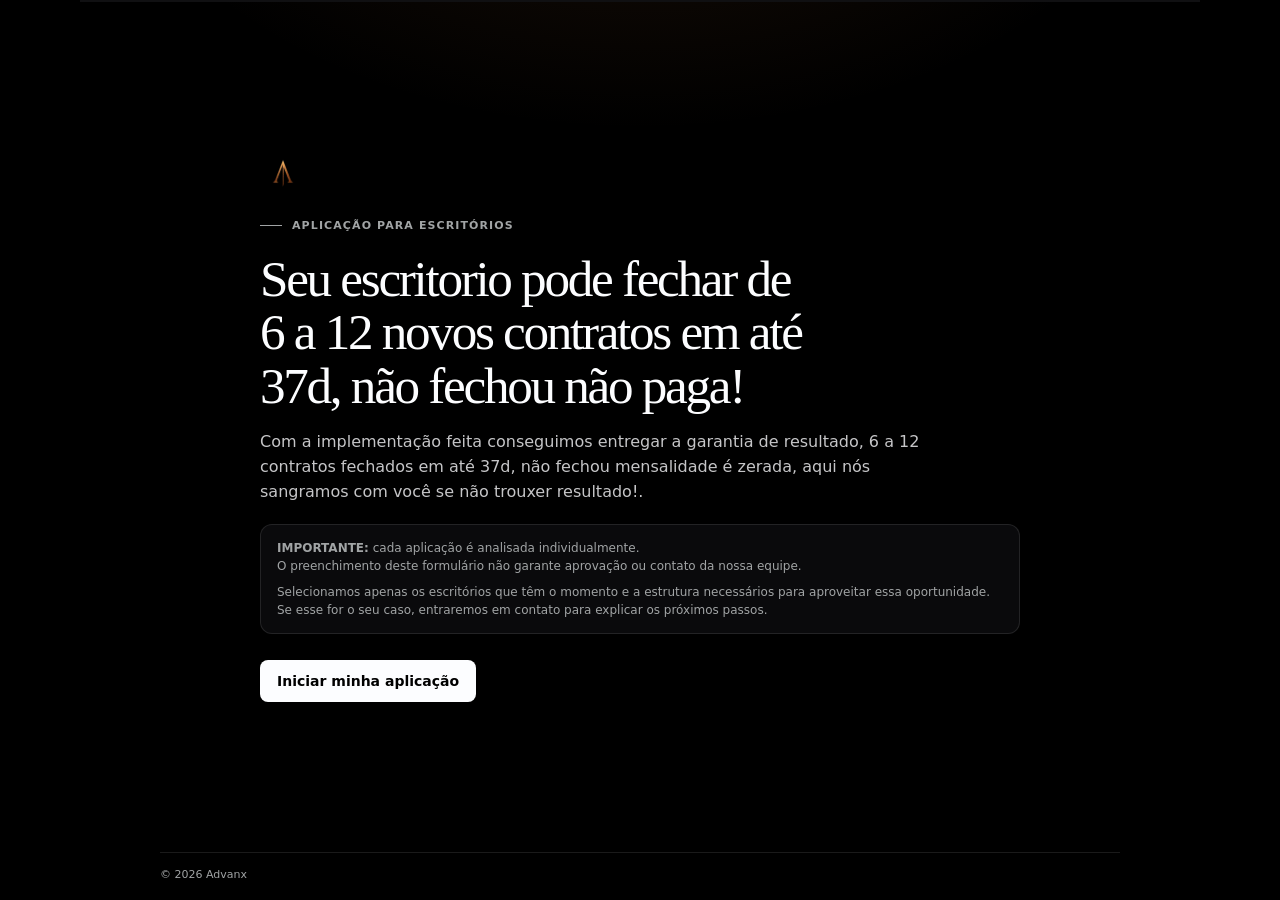
<file: 6-a-12-em-37d/index.html>
<!doctype html>
<html lang="pt-BR">
<head>
  <meta charset="utf-8">
  <meta name="viewport" content="width=device-width, initial-scale=1, viewport-fit=cover">
  <meta name="theme-color" content="#000000">
  <title>Aplicação para escritórios | 6 a 12 novos contratos em até 37 dias | Advanx</title>
  <meta name="description" content="Aplique para a avaliação da Advanx: estrutura para fechar de 6 a 12 novos contratos em até 37 dias, com garantia de contratos fechados após a implementação.">
  <link rel="canonical" href="https://form.advanx.com.br/6-a-12-em-37d/">
  <script defer src="/assets/form-db.js"></script>
  <script defer src="tracking.js"></script>
  <style>
    :root{--canvas:#000;--surface:#0a0a0c;--surface-elevated:#101012;--surface-deep:#06060a;--ink:#fcfdff;--body:rgba(252,253,255,.78);--mute:#a1a4a5;--hairline:rgba(255,255,255,.10);--hairline-strong:rgba(255,255,255,.22);--focus:rgba(252,253,255,.22);--error:#ff667e;--font-ui:Inter,ui-sans-serif,system-ui,-apple-system,BlinkMacSystemFont,"Segoe UI",sans-serif;--font-display:"DM Serif Display",Georgia,serif}
    *{box-sizing:border-box}html{background:var(--canvas);scroll-behavior:smooth}body{margin:0;height:100svh;height:100dvh;background:radial-gradient(780px 500px at 50% -220px,rgba(181,106,50,.16),transparent 70%),var(--canvas);color:var(--ink);font-family:var(--font-ui);overflow:hidden;-webkit-user-select:none;user-select:none}button,input{font:inherit}button{touch-action:manipulation}a{color:inherit}[hidden]{display:none!important}.shell{height:100%;display:grid;grid-template-rows:auto minmax(0,1fr) auto;overflow:hidden}.topbar{width:min(1120px,calc(100% - 48px));margin:0 auto;padding:20px 0 14px;display:flex;align-items:center;justify-content:space-between;gap:24px;border-bottom:1px solid var(--hairline)}.brand{display:inline-flex;align-items:center;text-decoration:none}.brand img{display:block;width:auto;height:32px;object-fit:contain}.privacy-note{display:flex;align-items:center;gap:8px;color:var(--mute);font-size:13px;font-weight:500}.privacy-note svg{width:16px;height:16px;color:var(--ink)}.progress-track{width:min(1120px,calc(100% - 48px));height:2px;margin:0 auto;background:var(--surface-elevated);overflow:hidden}.progress-bar{height:100%;width:0;background:var(--ink);transition:width .28s ease}main{width:min(960px,calc(100% - 40px));min-height:0;margin:0 auto;padding:28px 0;display:grid;align-items:center;overflow-x:hidden;overflow-y:auto;overscroll-behavior-y:none}.stage{display:none;width:100%}.stage.active{display:block}.hero{display:block;width:min(760px,100%);margin:0 auto;padding:18px 0}.intro-brand{display:flex;align-items:center;margin-bottom:22px}.intro-brand img{display:block;width:46px;height:46px;object-fit:contain;border:0;border-radius:0}.eyebrow{display:flex;align-items:center;gap:10px;margin:0 0 20px;color:var(--mute);font-size:11px;font-weight:600;letter-spacing:.1em;text-transform:uppercase}.eyebrow:before{content:"";width:22px;height:1px;background:var(--mute)}h1,h2,h3,p{margin-top:0}h1,h2{letter-spacing:-.045em;text-wrap:balance}h1{font-family:var(--font-display);font-size:clamp(38px,4vw,54px);font-weight:400;line-height:1.04;margin-bottom:18px;max-width:820px}h2{font-family:var(--font-display);font-size:clamp(31px,4vw,52px);font-weight:400;line-height:1.05;margin-bottom:12px;max-width:760px}.lead{font-size:16px;line-height:1.55;color:var(--body);max-width:690px;margin-bottom:0}.hero .btn{margin-top:26px}.hero-aside{margin-top:20px;padding:14px 16px;border:1px solid var(--hairline);border-radius:12px;background:var(--surface)}.hero-aside h3{display:none}.hero-aside p{font-size:12px;line-height:1.5;color:var(--mute);margin-bottom:8px}.hero-aside p:last-child{margin:0}.content{width:min(820px,100%);margin:0 auto}.content.wide{width:min(980px,100%)}.surface{background:transparent;border:0;border-radius:0;padding:clamp(18px,2.5vw,30px) 0}.question-head{margin-bottom:22px}.helper{color:var(--body);font-size:15px;line-height:1.5;margin:0;max-width:700px}.form-grid{display:grid;gap:18px}.field{position:relative}.field label{display:block;font-size:13px;font-weight:600;margin-bottom:8px;color:var(--body)}.field input{width:100%;height:48px;border:1px solid var(--hairline-strong);border-radius:8px;background:var(--surface);padding:0 14px;color:var(--ink);font-size:16px;transition:border-color .16s,box-shadow .16s;-webkit-user-select:text;user-select:text}.field input:hover{border-color:var(--body)}.field input:focus{border-color:var(--ink);box-shadow:0 0 0 3px var(--focus);outline:0}.field input::placeholder{color:var(--mute)}.field.invalid input{border-color:var(--error)}.error{display:none;color:var(--error);font-size:13px;font-weight:600;margin-top:7px}.field.invalid .error{display:block}.email-suggestions{position:absolute;z-index:20;left:0;right:0;top:100%;margin-top:6px;background:var(--surface-elevated);border:1px solid var(--hairline-strong);border-radius:8px;padding:6px}.suggestion-hint{padding:8px 10px 6px;color:var(--mute);font-size:12px}.email-option{width:100%;min-height:42px;padding:9px 10px;border:0;border-radius:6px;background:transparent;text-align:left;color:var(--ink);cursor:pointer}.email-option:hover,.email-option[aria-selected="true"]{background:var(--surface-deep)}.options{display:grid;grid-template-columns:repeat(2,minmax(0,1fr));gap:10px}.options.areas{grid-template-columns:repeat(2,minmax(0,1fr))}.option{min-height:50px;border:1px solid var(--hairline-strong);border-radius:8px;background:var(--surface);padding:10px 12px;text-align:left;font-size:14px;font-weight:500;color:var(--body);cursor:pointer;display:flex;align-items:center;justify-content:space-between;gap:10px;transition:border-color .12s,background .12s,color .12s}.option:hover{border-color:var(--ink)}.option.selected{border-color:var(--ink);background:var(--surface-elevated);color:var(--ink)}.choice-mark{width:20px;height:20px;border:1px solid var(--hairline-strong);border-radius:5px;display:grid;place-items:center;color:transparent;flex:0 0 auto;font-size:12px}.option.selected .choice-mark{border-color:var(--ink);background:var(--ink);color:#000}.selection-count{min-height:22px;margin:14px 0 0;color:var(--mute);font-size:13px;font-weight:600}.actions{display:flex;align-items:center;gap:12px;margin-top:24px}.btn{border:1px solid transparent;border-radius:8px;min-height:42px;padding:10px 16px;font-size:14px;font-weight:600;cursor:pointer;display:inline-flex;align-items:center;justify-content:center;gap:8px;transition:background .12s,border-color .12s,color .12s}.btn:focus-visible,.option:focus-visible,.date-option:focus-visible,.slot:focus-visible,.edit-link:focus-visible{outline:3px solid var(--focus);outline-offset:2px}.btn-primary{background:var(--ink);color:#000}.btn-primary:hover{background:#e9eaec}.btn-secondary{background:var(--surface-elevated);border-color:var(--hairline-strong);color:var(--ink)}.btn-secondary:hover{border-color:var(--ink)}.btn-ghost{min-height:40px;padding:8px 4px;background:transparent;color:var(--mute);border:0;font-size:12px;font-weight:500}.btn-ghost:hover{color:var(--ink);background:transparent}.btn[disabled]{opacity:.48;cursor:not-allowed}.status{min-height:22px;margin:14px 0 0;color:var(--mute);font-size:14px;font-weight:600}.status.error-text{color:var(--error)}.review-groups{margin-top:28px;border-top:1px solid var(--hairline)}.review-group{padding:24px 0;border-bottom:1px solid var(--hairline)}.review-group-head{display:flex;justify-content:space-between;gap:16px;align-items:center;margin-bottom:14px}.review-group h3{font-size:13px;letter-spacing:.08em;text-transform:uppercase;margin:0;color:var(--mute)}.review-row{display:grid;grid-template-columns:150px minmax(0,1fr) auto;gap:16px;align-items:start;padding:9px 0}.review-label{font-size:13px;font-weight:600;color:var(--mute)}.review-value{font-size:15px;line-height:1.5;overflow-wrap:anywhere}.edit-link{border:0;background:transparent;color:var(--ink);font-size:13px;font-weight:600;text-decoration:underline;text-underline-offset:3px;cursor:pointer;padding:4px}.schedule-layout{display:grid;grid-template-columns:minmax(260px,.72fr) minmax(320px,1fr);gap:16px;margin-top:18px}.calendar-panel,.slots-panel{border:1px solid var(--hairline);border-radius:12px;background:var(--surface);padding:20px}.available-dates{display:grid;gap:8px}.date-option{width:100%;min-height:50px;border:1px solid var(--hairline-strong);border-radius:8px;background:var(--surface);padding:10px 12px;text-align:left;color:var(--ink);font-size:14px;font-weight:600;cursor:pointer}.date-option:hover{border-color:var(--ink)}.date-option.selected{background:var(--ink);border-color:var(--ink);color:#000}.slots-panel h3{font-size:17px;margin-bottom:5px}.slots-helper{color:var(--mute);font-size:13px;line-height:1.45;margin-bottom:14px}.lead-identity{display:grid;gap:7px;padding:12px;margin:0 0 14px;background:var(--surface-deep);border:1px solid var(--hairline);border-radius:8px}.lead-identity p{margin:0;font-size:12px;line-height:1.4;color:var(--mute)}.lead-identity strong{color:var(--ink);font-weight:600}.slots{display:grid;grid-template-columns:repeat(3,minmax(0,1fr));gap:7px}.slot{min-height:42px;border:1px solid var(--hairline-strong);border-radius:7px;background:var(--surface);color:var(--ink);font-size:13px;font-weight:600;cursor:pointer}.slot:hover{border-color:var(--ink)}.slot.selected{background:var(--ink);border-color:var(--ink);color:#000}.calendar-state{min-height:24px;margin-top:16px;color:var(--mute);font-size:13px}.empty{padding:24px 0;color:var(--mute);font-size:14px;line-height:1.6}.booking-summary{margin-top:18px;padding:14px;border-left:2px solid var(--ink);background:var(--surface-elevated);font-size:14px;font-weight:600;line-height:1.5}.success{text-align:center;width:min(720px,100%);margin:0 auto}.success-logo{width:62px;height:62px;margin:0 auto 24px;display:grid;place-items:center}.success-logo img{display:block;width:56px;height:56px;object-fit:contain}.success-card{margin:28px auto 0;border:1px solid var(--hairline);border-radius:12px;background:var(--surface);padding:24px;text-align:left}.success-card strong{display:block;font-size:17px;margin-bottom:6px}.success-card p{color:var(--mute);line-height:1.6;margin-bottom:20px}.success-card .btn{width:100%}footer{width:min(960px,calc(100% - 40px));margin:0 auto;padding:14px 0 18px;border-top:1px solid var(--hairline);color:var(--mute);font-size:11px;line-height:1.4}.sr-only{position:absolute;width:1px;height:1px;padding:0;margin:-1px;overflow:hidden;clip:rect(0,0,0,0);white-space:nowrap;border:0}@media(max-width:900px){.schedule-layout{grid-template-columns:1fr}.content.wide{width:min(760px,100%)}}@media(max-width:600px){.progress-track{width:100%}main,footer{width:calc(100% - 48px)}main{padding:6px 0}.stage.active:not([data-step="2"]):not([data-step="6"]):not([data-step="7"]){transform:translateY(-4svh)}.stage.active[data-step="2"]{transform:none}.stage.active[data-step="0"]{transform:none!important}.hero{padding:4px 0}.intro-brand{margin-bottom:8px}.intro-brand img{width:40px;height:40px}.eyebrow{margin-bottom:10px;font-size:10px}.eyebrow:before{width:18px}h1{max-width:360px;font-size:clamp(26px,7vw,34px);line-height:1.04;margin:0 auto 12px}h2{font-size:28px;line-height:1.07}.lead{font-size:14px;line-height:1.46}.hero-aside{margin-top:12px;padding:12px}.hero-aside p{font-size:12px;line-height:1.42}.hero .btn{margin-top:14px}.surface{padding:10px 0}.question-head{margin-bottom:14px}.options,.options.areas{grid-template-columns:1fr;gap:6px}.option{min-height:42px;padding:8px 10px;font-size:13px}.choice-mark{width:18px;height:18px}.selection-count,.status{margin-top:8px}.actions{margin-top:12px;padding:0;background:transparent;border:0}.actions .btn-primary,.actions .btn-secondary{flex:1}.schedule-layout{grid-template-columns:1fr;gap:10px;margin-top:12px}.calendar-panel,.slots-panel{padding:12px}.date-option{min-height:44px;padding:8px 10px;font-size:13px}.slots{grid-template-columns:repeat(3,1fr)}footer{padding:8px 0 10px}.keyboard{display:none}}@media(max-width:600px) and (min-height:720px){.stage.active:not([data-step="2"]):not([data-step="6"]):not([data-step="7"]){transform:translateY(-8svh)}}@media(max-width:350px){.slots{grid-template-columns:repeat(2,1fr)}h1{font-size:25px}}@media(prefers-reduced-motion:reduce){*{scroll-behavior:auto!important;animation-duration:.01ms!important;transition-duration:.01ms!important}}
  </style>
  <link rel="icon" type="image/png" href="https://res.cloudinary.com/dmf4bqbdd/image/upload/v1784400742/Logo_Advanx_IA_Transparante_v3_kgirrz.png">
</head>
<body>
<!-- Google Tag Manager (noscript) -->
<noscript><iframe src="https://www.googletagmanager.com/ns.html?id=GTM-KXPZNRHK" height="0" width="0" style="display:none;visibility:hidden"></iframe></noscript>
<!-- End Google Tag Manager (noscript) -->

  <noscript><img height="1" width="1" style="display:none" alt="" src="https://www.facebook.com/tr?id=502759528362336&ev=PageView&noscript=1"></noscript>
  <div class="shell">
    <div class="progress-track" role="progressbar" aria-label="Progresso da aplicação" aria-valuemin="0" aria-valuemax="5" aria-valuenow="0"><div class="progress-bar" id="progress"></div></div>
    <main id="main">
      <section class="stage active" data-step="0" aria-labelledby="hero-title">
        <div class="hero">
          <div class="intro-brand"><img src="logo-advanx-96.webp" width="48" height="48" alt="Advanx" fetchpriority="high" decoding="async"></div>
          <div class="eyebrow">Aplicação para escritórios</div>
          <h1 id="hero-title">Seu escritorio pode fechar de 6 a 12 novos contratos em até 37d, não fechou não paga!</h1>
          <p class="lead">Com a implementação feita conseguimos entregar a garantia de resultado, 6 a 12 contratos fechados em até 37d, não fechou mensalidade é zerada, aqui nós sangramos com você se não trouxer resultado!.</p>
          <aside class="hero-aside" aria-label="Informação importante">
            <p><strong>IMPORTANTE:</strong> cada aplicação é analisada individualmente.<br>O preenchimento deste formulário não garante aprovação ou contato da nossa equipe.</p>
            <p>Selecionamos apenas os escritórios que têm o momento e a estrutura necessários para aproveitar essa oportunidade. Se esse for o seu caso, entraremos em contato para explicar os próximos passos.</p>
          </aside>
          <button class="btn btn-primary" type="button" id="startBtn">Iniciar minha aplicação</button>
        </div>
      </section>

      <section class="stage content" data-step="1" aria-labelledby="contact-title">
        <div class="surface">
          <div class="question-head"><h2 id="contact-title">Como podemos falar com você?</h2><p class="helper">Usaremos esses dados para identificar sua aplicação e enviar as informações do agendamento.</p></div>
          <form class="form-grid" id="contactForm" novalidate>
            <div class="field" id="fieldName"><label for="name">Qual é o seu nome completo?</label><input id="name" name="name" type="text" autocomplete="name" placeholder="Digite seu nome completo" required maxlength="120" aria-describedby="nameError"><div class="error" id="nameError">Informe seu nome e sobrenome.</div></div>
            <div class="field" id="fieldPhone"><label for="phone">Qual é o seu WhatsApp?</label><input id="phone" name="phone" type="tel" inputmode="tel" autocomplete="tel" placeholder="(71) 99999 9999" required maxlength="16" aria-describedby="phoneError"><div class="error" id="phoneError">Confira o número e informe um WhatsApp válido com DDD.</div></div>
            <div class="field" id="fieldEmail"><label for="email">Qual email devemos usar para enviar o convite?</label><input id="email" name="email" type="email" inputmode="email" autocomplete="email" autocapitalize="none" spellcheck="false" placeholder="voce@escritorio.com.br" required maxlength="160" aria-describedby="emailError" aria-autocomplete="list" aria-controls="emailSuggestions" aria-expanded="false"><div class="email-suggestions" id="emailSuggestions" role="listbox" aria-label="Sugestões de email" hidden></div><div class="error" id="emailError">Confira o endereço e informe um email válido.</div></div>
            <div class="field sr-only" aria-hidden="true"><label for="website">Website</label><input id="website" name="website" type="text" tabindex="-1" autocomplete="off"></div>
          </form>
          <div class="actions"><button class="btn btn-ghost" type="button" data-back>Voltar</button><button class="btn btn-primary" type="button" id="contactNext">Continuar</button></div>
        </div>
      </section>

      <section class="stage content" data-step="2" aria-labelledby="areas-title">
        <div class="surface"><div class="question-head"><h2 id="areas-title">Qual é a sua especialidade?</h2><p class="helper">Conte em qual área, mercado ou serviço você atua.</p></div>
          <div class="field" id="fieldSpecialty"><label for="specialty">Sua especialidade</label><input id="specialty" name="specialty" type="text" autocomplete="organization-title" placeholder="" required maxlength="160" aria-describedby="specialtyError"><div class="error" id="specialtyError">Informe sua especialidade.</div></div>
          <div class="actions"><button class="btn btn-ghost" type="button" data-back>Voltar</button><button class="btn btn-primary" type="button" id="areasNext">Continuar</button></div>
        </div>
      </section>

      <section class="stage content" data-step="3" aria-labelledby="team-title">
        <div class="surface"><div class="question-head"><h2 id="team-title">Quantas pessoas trabalham com você?</h2><p class="helper">Inclua sócios, colaboradores e demais integrantes da equipe.</p></div>
          <div class="options" id="teamOptions" role="radiogroup" aria-label="Quantidade de pessoas no escritório"><button class="option" type="button" data-value="1 pessoa" role="radio" aria-checked="false">Somente eu <span class="choice-mark">✓</span></button><button class="option" type="button" data-value="2 pessoas" role="radio" aria-checked="false">2 pessoas <span class="choice-mark">✓</span></button><button class="option" type="button" data-value="3 a 5 pessoas" role="radio" aria-checked="false">De 3 a 5 pessoas <span class="choice-mark">✓</span></button><button class="option" type="button" data-value="6 a 10 pessoas" role="radio" aria-checked="false">De 6 a 10 pessoas <span class="choice-mark">✓</span></button><button class="option" type="button" data-value="Mais de 10 pessoas" role="radio" aria-checked="false">Mais de 10 pessoas <span class="choice-mark">✓</span></button></div>
          <div class="status" id="teamStatus" aria-live="polite"></div><div class="actions"><button class="btn btn-ghost" type="button" data-back>Voltar</button><button class="btn btn-primary" type="button" id="teamNext" disabled>Continuar</button></div>
        </div>
      </section>

      <section class="stage content" data-step="4" aria-labelledby="investment-budget-title">
        <div class="surface"><div class="question-head"><h2 id="investment-budget-title">Quanto você teria hoje para investir em um método capaz de gerar dezenas de contratos mensalmente para seu escritório?</h2></div>
          <div class="options" id="investmentBudgetOptions" role="radiogroup" aria-label="Orçamento disponível para investimento"><button class="option" type="button" data-value="Até 1 mil reais" role="radio" aria-checked="false">Até 1 mil reais <span class="choice-mark">✓</span></button><button class="option" type="button" data-value="De 1 até 3 mil reais" role="radio" aria-checked="false">De 1 até 3 mil reais <span class="choice-mark">✓</span></button><button class="option" type="button" data-value="De 3 até 5 mil reais" role="radio" aria-checked="false">De 3 até 5 mil reais <span class="choice-mark">✓</span></button><button class="option" type="button" data-value="De 5 até 10 mil reais" role="radio" aria-checked="false">De 5 até 10 mil reais <span class="choice-mark">✓</span></button><button class="option" type="button" data-value="De 10 até 20 mil reais" role="radio" aria-checked="false">De 10 até 20 mil reais <span class="choice-mark">✓</span></button><button class="option" type="button" data-value="Acima de 20 mil reais" role="radio" aria-checked="false">Acima de 20 mil reais <span class="choice-mark">✓</span></button></div>
          <div class="status" id="investmentBudgetStatus" aria-live="polite"></div>
        </div>
      </section>

      <section class="stage content" data-step="5" aria-labelledby="revenue-title">
        <div class="surface"><div class="question-head"><h2 id="revenue-title">Qual é o faturamento mensal aproximado?</h2><p class="helper">Uma estimativa é suficiente.</p></div>
          <div class="options" id="revenueOptions" role="radiogroup" aria-label="Faturamento mensal"><button class="option" type="button" data-value="Menos de R$ 5 mil" data-qualified="false" role="radio" aria-checked="false">Menos de R$ 5 mil <span class="choice-mark">✓</span></button><button class="option" type="button" data-value="De R$ 5 mil a menos de R$ 10 mil" data-qualified="false" role="radio" aria-checked="false">De R$ 5 mil a menos de R$ 10 mil <span class="choice-mark">✓</span></button><button class="option" type="button" data-value="De R$ 10 mil a menos de R$ 20 mil" data-qualified="true" role="radio" aria-checked="false">De R$ 10 mil a menos de R$ 20 mil <span class="choice-mark">✓</span></button><button class="option" type="button" data-value="De R$ 20 mil a menos de R$ 50 mil" data-qualified="true" role="radio" aria-checked="false">De R$ 20 mil a menos de R$ 50 mil <span class="choice-mark">✓</span></button><button class="option" type="button" data-value="De R$ 50 mil a menos de R$ 100 mil" data-qualified="true" role="radio" aria-checked="false">De R$ 50 mil a menos de R$ 100 mil <span class="choice-mark">✓</span></button><button class="option" type="button" data-value="Acima de R$ 100 mil" data-qualified="true" role="radio" aria-checked="false">Acima de R$ 100 mil <span class="choice-mark">✓</span></button></div>
          <div id="investmentQuestion" hidden><div class="question-head" style="margin-top:24px"><h3>Você consegue investir inicialmente de R$ 2.000 a R$ 3.000 mensais na sua estrutura com garantia de fechar no mínimo 6 a 12 contratos em 37 dias?</h3></div><div class="options" id="investmentOptions" role="radiogroup" aria-label="Capacidade de investimento inicial"><button class="option" type="button" data-value="Sim" role="radio" aria-checked="false"><span aria-hidden="true">✅</span> Sim <span class="choice-mark">✓</span></button><button class="option" type="button" data-value="Não" role="radio" aria-checked="false"><span aria-hidden="true">❌</span> Não <span class="choice-mark">✓</span></button></div></div>
          <div class="status" id="revenueStatus" aria-live="polite"></div><div class="actions"><button class="btn btn-ghost" type="button" data-back>Voltar</button><button class="btn btn-primary" type="button" id="submitLead" disabled>Enviar</button></div>
        </div>
      </section>

      <section class="stage content wide" data-step="6" aria-labelledby="schedule-title">
        <div class="surface"><div class="question-head"><h2 id="schedule-title">Escolha um horário</h2><p class="helper">Selecione uma data e depois um horário.</p></div>
          <div class="schedule-layout">
            <div class="calendar-panel"><h3>Datas disponíveis</h3><div class="available-dates" id="availableDates" role="radiogroup" aria-label="Datas disponíveis"></div><div class="calendar-state" id="calendarState" aria-live="polite">Carregando.</div></div>
            <div class="slots-panel"><h3 id="slotsTitle">Escolha uma data</h3><p class="slots-helper" id="slotsHelper">Selecione uma das datas disponíveis.</p><div class="lead-identity" id="leadIdentity" hidden><p><strong>Nome:</strong> <span id="identityName"></span></p><p><strong>Email:</strong> <span id="identityEmail"></span></p><p><strong>Telefone:</strong> <span id="identityPhone"></span></p></div><div class="slots" id="slots"></div><div class="booking-summary" id="bookingSummary" hidden></div><div class="status" id="bookingStatus" aria-live="polite"></div></div>
          </div>

        </div>
      </section>

      <section class="stage success" data-step="7" aria-labelledby="success-title"><div class="success-logo"><img src="logo-advanx-96.webp" width="56" height="56" alt="Advanx"></div><div class="eyebrow" style="justify-content:center">Agendamento confirmado</div><h2 id="success-title">Sua conversa com a Advanx está quase confirmada.</h2><p class="lead" style="margin-inline:auto">Enviaremos as informações da conversa para o email informado.</p><div class="success-card"><strong id="finalDate"></strong><p id="finalEmail"></p><a class="btn btn-secondary" id="whatsappBtn" target="_blank" rel="noopener" href="https://wa.advanx.com.br/r">Confirmar meu agendamento</a></div></section>
    </main>
    <footer>© 2026 Advanx</footer>
  </div>
  <script>
    const API={availability:'https://n8n.advfunnel.com.br/webhook/agenda-aplicacao-previsibilidade-7f343841',booking:'https://n8n.advfunnel.com.br/webhook/agendar-aplicacao-previsibilidade-7f343841'};
    const ZONE='America/Sao_Paulo';
    const submissionId=sessionStorage.getItem('advanx_submission_id')||(crypto.randomUUID?crypto.randomUUID():`${Date.now()}-${Math.random().toString(16).slice(2)}`);
    const state={step:0,name:'',phone:'',email:'',areas:[],team:'',investmentBudget:'',revenue:'',investmentCapacity:'',qualified:false,leadId:null,selectedDate:null,selectedSlot:null,releasedDates:[],slots:[],calendarMonth:new Date(),loadRequest:0,navVersion:0,submissionId,startedAt:Date.now(),leadEventSent:sessionStorage.getItem('advanx_lead_event_id')===submissionId,bookingInProgress:false};
    const stages=[...document.querySelectorAll('.stage')],progress=document.getElementById('progress'),progressWrap=document.querySelector('.progress-track');
    sessionStorage.setItem('advanx_submission_id',submissionId);
    function track(name,params={}){const eventName=name==='ViewContent'?'view_content':name==='Lead'?'generate_lead':name==='Schedule'?'schedule':String(name).toLowerCase();window.AdvanxTracking?.emit(eventName,{...params,form_id:'aplicacao-previsibilidade'});}
    function escapeHtml(value){return String(value).replace(/[&<>"']/g,char=>({'&':'&amp;','<':'&lt;','>':'&gt;','"':'&quot;',"'":'&#39;'}[char]))}
    function showStep(step){state.navVersion++;state.step=step;stages.forEach(s=>s.classList.toggle('active',Number(s.dataset.step)===step));const shown=step>=6?5:step;progress.style.width=`${shown/5*100}%`;progressWrap.setAttribute('aria-valuenow',String(shown));window.scrollTo({top:0,behavior:'smooth'});const active=stages.find(s=>Number(s.dataset.step)===step);requestAnimationFrame(()=>active?.querySelector('h1,h2,input,button')?.focus({preventScroll:true}));history.replaceState(null,'',step?`#aplicacao-${step}`:location.pathname+location.search)}
    function params(){const p=new URLSearchParams(location.search);return{fonte:p.get('utm_source')||p.get('source')||'direto',meio:p.get('utm_medium')||'',campanha:p.get('utm_campaign')||'',anuncio:p.get('utm_content')||'',posicionamento:p.get('placement')||'',fbclid:p.get('fbclid')||'',gclid:p.get('gclid')||''}}
    function phoneDigits(v){return v.replace(/\D/g,'').replace(/^55(?=\d{10,11}$)/,'')}function normalizePhone(v){const d=phoneDigits(v);return d.length>=10?`+55${d}`:''}function formatPhone(v){const d=phoneDigits(v).slice(0,11);if(d.length<=2)return d;if(d.length<=7)return`(${d.slice(0,2)}) ${d.slice(2)}`;if(d.length<=10)return`(${d.slice(0,2)}) ${d.slice(2,6)} ${d.slice(6)}`;return`(${d.slice(0,2)}) ${d.slice(2,7)} ${d.slice(7)}`}
    function validName(v){return v.trim().split(/\s+/).length>=2&&v.trim().length>=5}function validEmail(v){return/^[^\s@]+@[^\s@]+\.[^\s@]{2,}$/.test(v.trim())}
    function signature(){return JSON.stringify({name:state.name,phone:state.phone,email:state.email,areas:[...state.areas].sort(),team:state.team,investmentBudget:state.investmentBudget,revenue:state.revenue,investmentCapacity:state.investmentCapacity})}
    function invalidateSaved(){state.selectedDate=null;state.selectedSlot=null;state.slots=[];state.releasedDates=[]}
    document.getElementById('startBtn').addEventListener('click',()=>{track('ViewContent',{content_name:'Aplicação Previsibilidade'});window.AdvanxTracking?.emit('form_start',{form_id:'aplicacao-previsibilidade',submission_id:submissionId});showStep(1)});
    document.querySelectorAll('[data-back]').forEach(btn=>btn.addEventListener('click',()=>showStep(Math.max(0,state.step-1))));
    const phone=document.getElementById('phone');phone.addEventListener('input',e=>{e.target.value=formatPhone(e.target.value)});
    const emailInput=document.getElementById('email'),emailList=document.getElementById('emailSuggestions'),domains=['gmail.com','outlook.com','hotmail.com','icloud.com','yahoo.com.br'];let emailIndex=-1;
    function hideEmailSuggestions(){emailList.hidden=true;emailInput.setAttribute('aria-expanded','false');emailIndex=-1}
    function renderEmailSuggestions(){const value=emailInput.value.trim();const at=value.indexOf('@');if(at<=0||value.indexOf('@',at+1)!==-1){hideEmailSuggestions();return}const local=value.slice(0,at),prefix=value.slice(at+1).toLowerCase();if(prefix.includes('.')){hideEmailSuggestions();return}const matches=domains.filter(d=>d.startsWith(prefix)).slice(0,5);if(!matches.length){hideEmailSuggestions();return}const safeLocal=escapeHtml(local);emailList.innerHTML='<div class="suggestion-hint">Escolha um provedor ou continue digitando</div>'+matches.map((d,i)=>`<button class="email-option" type="button" role="option" aria-selected="false" data-index="${i}" data-email="${safeLocal}@${d}">${safeLocal}@${d}</button>`).join('');emailList.hidden=false;emailInput.setAttribute('aria-expanded','true');emailList.querySelectorAll('.email-option').forEach(btn=>btn.addEventListener('mousedown',e=>{e.preventDefault();emailInput.value=btn.dataset.email;hideEmailSuggestions();emailInput.focus()}))}
    emailInput.addEventListener('input',renderEmailSuggestions);emailInput.addEventListener('blur',()=>setTimeout(hideEmailSuggestions,120));emailInput.addEventListener('keydown',e=>{if(emailList.hidden)return;const opts=[...emailList.querySelectorAll('.email-option')];if(e.key==='ArrowDown'||e.key==='ArrowUp'){e.preventDefault();emailIndex=(emailIndex+(e.key==='ArrowDown'?1:-1)+opts.length)%opts.length;opts.forEach((o,i)=>o.setAttribute('aria-selected',String(i===emailIndex)))}else if(e.key==='Enter'&&emailIndex>=0){e.preventDefault();emailInput.value=opts[emailIndex].dataset.email;hideEmailSuggestions()}else if(e.key==='Escape')hideEmailSuggestions()});
    function validateContact(){const name=document.getElementById('name').value.trim(),rawPhone=phone.value,email=emailInput.value.trim().toLowerCase();const checks=[['fieldName',validName(name)],['fieldPhone',phoneDigits(rawPhone).length>=10],['fieldEmail',validEmail(email)]];checks.forEach(([id,ok])=>{const f=document.getElementById(id);f.classList.toggle('invalid',!ok);f.querySelector('input').setAttribute('aria-invalid',String(!ok))});if(!checks.every(x=>x[1]))return false;const before=signature();state.name=name;state.phone=normalizePhone(rawPhone);state.email=email;if(before!==signature())invalidateSaved();return true}
    document.getElementById('contactNext').addEventListener('click',()=>{if(validateContact())showStep(2)});document.getElementById('contactForm').addEventListener('submit',e=>{e.preventDefault();document.getElementById('contactNext').click()});document.getElementById('contactForm').addEventListener('keydown',e=>{if(e.key==='Enter'&&emailList.hidden){e.preventDefault();document.getElementById('contactNext').click()}});
    function validateSpecialty(){const input=document.getElementById('specialty'),value=input.value.trim(),field=document.getElementById('fieldSpecialty'),valid=value.length>=2;field.classList.toggle('invalid',!valid);input.setAttribute('aria-invalid',String(!valid));if(!valid)return false;const before=signature();state.areas=[value];if(before!==signature())invalidateSaved();return true}
    document.getElementById('areasNext').addEventListener('click',()=>{state.navVersion++;if(validateSpecialty())showStep(3)});
    document.getElementById('specialty').addEventListener('keydown',event=>{if(event.key==='Enter'){event.preventDefault();document.getElementById('areasNext').click()}});
    function setupSingle(containerId,key,nextStep,nextId,statusId,autoAdvance=true){document.querySelectorAll(`#${containerId} .option`).forEach(btn=>btn.addEventListener('click',()=>{state.navVersion++;const version=state.navVersion,nextButton=nextId?document.getElementById(nextId):null;document.querySelectorAll(`#${containerId} .option`).forEach(o=>{o.classList.remove('selected');o.setAttribute('aria-checked','false')});btn.classList.add('selected');btn.setAttribute('aria-checked','true');state[key]=btn.dataset.value;if(key==='revenue'){state.qualified=btn.dataset.qualified==='true';state.investmentCapacity='';const needsInvestment=!state.qualified;document.getElementById('investmentQuestion').hidden=!needsInvestment;document.querySelectorAll('#investmentOptions .option').forEach(o=>{o.classList.remove('selected');o.setAttribute('aria-checked','false')});if(nextButton)nextButton.disabled=needsInvestment}else if(nextButton)nextButton.disabled=false;invalidateSaved();document.getElementById(statusId).textContent=`${btn.dataset.value} selecionado.`;if(autoAdvance)setTimeout(()=>{if(version===state.navVersion&&state.step===nextStep-1)showStep(nextStep)},280)}))}
    setupSingle('teamOptions','team',4,'teamNext','teamStatus',true);setupSingle('investmentBudgetOptions','investmentBudget',5,'investmentBudgetNext','investmentBudgetStatus',true);setupSingle('revenueOptions','revenue',6,'submitLead','revenueStatus',false);
    document.querySelectorAll('#investmentOptions .option').forEach(btn=>btn.addEventListener('click',()=>{document.querySelectorAll('#investmentOptions .option').forEach(o=>{o.classList.remove('selected');o.setAttribute('aria-checked','false')});btn.classList.add('selected');btn.setAttribute('aria-checked','true');state.investmentCapacity=btn.dataset.value;document.getElementById('submitLead').disabled=false;}));
    document.getElementById('teamNext').addEventListener('click',()=>{state.navVersion++;if(state.team)showStep(4)});
    async function postJson(url,body,timeout=20000){const controller=new AbortController(),timer=setTimeout(()=>controller.abort(),timeout);try{const response=await fetch(url,{method:'POST',headers:{'Content-Type':'application/json'},body:JSON.stringify(body),signal:controller.signal});const text=await response.text();let data={};try{data=text?JSON.parse(text):{}}catch(_){data={}}if(!response.ok||data.ok!==true){const error=new Error(response.status===409?'Esse horário não está mais disponível. Escolha outra opção.':'Não foi possível concluir agora.');error.status=response.status;throw error}return data}finally{clearTimeout(timer)}}
    async function saveLeadDirect(){const db=window.ADVANX_FORM_DB;if(!db?.url||!db?.anonKey)throw new Error('Configuração de captura indisponível.');const attribution=params(),headers={apikey:db.anonKey,Authorization:`Bearer ${db.anonKey}`,'Content-Type':'application/json',Prefer:'return=representation'};const payload={nome:state.name,telefone:state.phone,email:state.email,area:state.areas.join(', '),nicho:'Empresarial',colaborador:state.team,faturamento:state.revenue,consegue_investir:[state.investmentBudget,state.investmentCapacity].filter(Boolean).join(' | '),empresa_fonte:'Advanx',origem:'Formulário Aplicação Empresas',funil_lead:'Aplicação Empresas',pipeline_type:'CAPTACAO_PREVISIBILIDADE',kanban_stage:'OPORTUNIDADE',tipo_lead:'inbound',fonte:attribution.fonte,utm_medium:attribution.meio,campanha:attribution.campanha,conjunto:attribution.meio,anuncio:attribution.anuncio,posicionamento:attribution.posicionamento,fbclid:attribution.fbclid,gclid:attribution.gclid,submission_id:submissionId,ia_active:true,updated_at:new Date().toISOString()};const base=`${db.url}/rest/v1/dados_cliente`;const lookup=await fetch(`${base}?select=id&submission_id=eq.${encodeURIComponent(submissionId)}&limit=1`,{headers});if(!lookup.ok)throw new Error('Não foi possível validar o envio.');const existing=await lookup.json();let response;if(existing.length){response=await fetch(`${base}?id=eq.${encodeURIComponent(existing[0].id)}`,{method:'PATCH',headers,body:JSON.stringify(payload)})}else{payload.created_at=new Date().toISOString();response=await fetch(base,{method:'POST',headers,body:JSON.stringify(payload)})}if(!response.ok)throw new Error('Não foi possível salvar a aplicação.');const rows=await response.json();return{ok:true,lead_id:(rows[0]||existing[0]).id};}
    const DESKCOMM_WEBHOOK='https://crm.advanx.com.br/api/v1/webhooks/in/K4tbswoDDTESGzDVuW16NfD8FA1jGvww';
    async function enviarLeadDeskcomm(){const dados=new URLSearchParams({nome:state.name,telefone:state.phone,email:state.email});try{await fetch(DESKCOMM_WEBHOOK,{method:'POST',mode:'no-cors',body:dados,keepalive:true});return true}catch(_){return false}}
    document.getElementById('submitLead').addEventListener('click',async()=>{const btn=document.getElementById('submitLead'),status=document.getElementById('revenueStatus');if(!state.revenue)return;btn.disabled=true;btn.textContent='Enviando...';status.className='status';status.textContent='Enviando.';try{const data=await saveLeadDirect();await enviarLeadDeskcomm();state.leadId=data.lead_id;if(state.qualified&&!state.leadEventSent){track('Lead',{content_name:'Aplicação Previsibilidade',currency:'BRL',value:10},{eventID:submissionId});state.leadEventSent=true;sessionStorage.setItem('advanx_lead_event_id',submissionId)}showStep(6);loadAvailability()}catch(error){status.className='status error-text';status.textContent=error.name==='AbortError'?'A conexão demorou. Tente novamente.':'Não foi possível enviar. Tente novamente.'}finally{btn.disabled=false;btn.textContent='Enviar'}});
    function localParts(iso){const out={};for(const p of new Intl.DateTimeFormat('en-US',{timeZone:ZONE,year:'numeric',month:'2-digit',day:'2-digit',weekday:'short',hour:'2-digit',minute:'2-digit',hourCycle:'h23'}).formatToParts(new Date(iso)))if(p.type!=='literal')out[p.type]=p.value;return out}function dateKey(iso){const p=localParts(iso);return`${p.year}-${p.month}-${p.day}`}function minimumBookingStart(){return new Date(Date.now()+30*60*1000)}function validSlot(slot){const p=localParts(slot.inicio_janela),hour=Number(p.hour),minute=Number(p.minute);return minute===0&&(p.weekday==='Sat'?hour>=9&&hour<=11:p.weekday!=='Sun'&&hour>=10&&hour<=19)&&new Date(slot.inicio_janela)>=minimumBookingStart()}
    function monthKey(d){return`${d.getFullYear()}-${String(d.getMonth()+1).padStart(2,'0')}`}function parseDateKey(key){const[y,m,d]=key.split('-').map(Number);return new Date(y,m-1,d,12)}function formatMonth(d){const text=new Intl.DateTimeFormat('pt-BR',{month:'long',year:'numeric'}).format(d);return text.charAt(0).toUpperCase()+text.slice(1)}function longDate(key){return new Intl.DateTimeFormat('pt-BR',{weekday:'long',day:'2-digit',month:'long'}).format(parseDateKey(key))}function timeTitle(iso){return new Intl.DateTimeFormat('pt-BR',{timeZone:ZONE,hour:'2-digit',minute:'2-digit'}).format(new Date(iso))}function fullDate(iso){return new Intl.DateTimeFormat('pt-BR',{timeZone:ZONE,weekday:'long',day:'2-digit',month:'long',hour:'2-digit',minute:'2-digit'}).format(new Date(iso))}
    function renderAvailableDates(){const box=document.getElementById('availableDates');box.innerHTML='';state.releasedDates.forEach(key=>{const btn=document.createElement('button');btn.type='button';btn.className='date-option';btn.setAttribute('role','radio');btn.setAttribute('aria-checked',String(key===state.selectedDate));btn.textContent=longDate(key);if(key===state.selectedDate)btn.classList.add('selected');btn.addEventListener('click',()=>selectDate(key));box.appendChild(btn)})}
    function selectDate(key){state.selectedDate=key;state.selectedSlot=null;renderAvailableDates();const daySlots=state.slots.filter(s=>dateKey(s.inicio_janela)===key);document.getElementById('slotsTitle').textContent=longDate(key);document.getElementById('slotsHelper').textContent='Toque em um horário para agendar automaticamente.';document.getElementById('identityName').textContent=state.name;document.getElementById('identityEmail').textContent=state.email;document.getElementById('identityPhone').textContent=formatPhone(state.phone);document.getElementById('leadIdentity').hidden=false;const box=document.getElementById('slots');box.innerHTML='';daySlots.forEach(slot=>{const btn=document.createElement('button');btn.type='button';btn.className='slot';btn.textContent=timeTitle(slot.inicio_janela);btn.addEventListener('click',()=>selectSlot(btn,slot.inicio_janela));box.appendChild(btn)});document.getElementById('bookingSummary').hidden=true}
    function selectSlot(btn,iso){if(state.bookingInProgress)return;document.querySelectorAll('.slot').forEach(x=>x.classList.remove('selected'));btn.classList.add('selected');state.selectedSlot=iso;agendarHorario(iso)}
    async function loadAvailability(){const request=++state.loadRequest;state.selectedDate=null;state.selectedSlot=null;state.releasedDates=[];document.getElementById('availableDates').innerHTML='';document.getElementById('slots').innerHTML='';document.getElementById('leadIdentity').hidden=true;document.getElementById('slotsTitle').textContent='Escolha uma data';document.getElementById('slotsHelper').textContent='Selecione uma das datas disponíveis.';document.getElementById('bookingSummary').hidden=true;document.getElementById('calendarState').textContent='Carregando.';const controller=new AbortController(),timer=setTimeout(()=>controller.abort(),12000);try{const response=await fetch(`${API.availability}?t=${Date.now()}`,{headers:{Accept:'application/json'},signal:controller.signal});const data=await response.json();if(request!==state.loadRequest)return;if(!response.ok||data.ok===false)throw new Error();const unique=new Map();(Array.isArray(data.slots)?data.slots:[]).filter(validSlot).forEach(s=>unique.set(`${dateKey(s.inicio_janela)}-${timeTitle(s.inicio_janela)}`,s));state.slots=[...unique.values()].sort((a,b)=>new Date(a.inicio_janela)-new Date(b.inicio_janela));const fromApi=Array.isArray(data.released_dates)?data.released_dates:[];state.releasedDates=fromApi.filter(key=>state.slots.some(s=>dateKey(s.inicio_janela)===key)).slice(0,3);renderAvailableDates();document.getElementById('calendarState').textContent=state.releasedDates.length?'Selecione uma data.':'Nenhum horário disponível.'}catch(error){if(request!==state.loadRequest)return;state.releasedDates=[];state.slots=[];renderAvailableDates();document.getElementById('calendarState').innerHTML='Não foi possível carregar. <button type="button" class="edit-link" id="retryAvailability">Tentar novamente</button>';document.getElementById('retryAvailability')?.addEventListener('click',loadAvailability)}finally{clearTimeout(timer)}}
    async function agendarHorario(iso){if(!iso||!state.leadId||state.bookingInProgress)return;state.bookingInProgress=true;const status=document.getElementById('bookingStatus');document.querySelectorAll('.slot').forEach(botao=>botao.disabled=true);status.className='status';status.textContent='Reservando horário...';try{const data=await postJson(API.booking,{nome:state.name,telefone:state.phone,email:state.email,areas:state.areas,colaboradores:state.team,faturamento:state.revenue,evento_inicio:iso,lead_id:state.leadId,submission_id:submissionId},30000);track('Schedule',{content_name:'Conversa de 30 minutos'});const finalIso=data.evento_inicio||iso;document.getElementById('finalDate').textContent=`Conversa agendada para ${fullDate(finalIso)}.`;document.getElementById('finalEmail').textContent=`O convite será enviado para ${state.email}.`;document.getElementById('whatsappBtn').href=`https://wa.advanx.com.br/r?text=${encodeURIComponent(`Olá. Minha conversa com a Advanx está agendada para ${fullDate(finalIso)} e preciso falar com a equipe.`)}`;showStep(7)}catch(error){status.className='status error-text';status.textContent=error.status===409?'Esse horário não está mais disponível. Escolha outro.':'Não foi possível agendar. Tente novamente.';if(error.status===409)loadAvailability();else document.querySelectorAll('.slot').forEach(botao=>botao.disabled=false)}finally{state.bookingInProgress=false}}
    document.getElementById('whatsappBtn').addEventListener('click',()=>{window.dataLayer.push({event:'advanx_whatsapp_click',context:'booking_support'});try{gtag('event','whatsapp_click',{context:'booking_support'})}catch(_){}});
    document.addEventListener('contextmenu',event=>event.preventDefault());document.addEventListener('copy',event=>event.preventDefault());document.addEventListener('cut',event=>event.preventDefault());document.addEventListener('dragstart',event=>event.preventDefault());document.addEventListener('keydown',event=>{if((event.ctrlKey||event.metaKey)&&['c','u','s'].includes(event.key.toLowerCase()))event.preventDefault()});
    renderAvailableDates();
  </script>
</body>
</html>
</file>
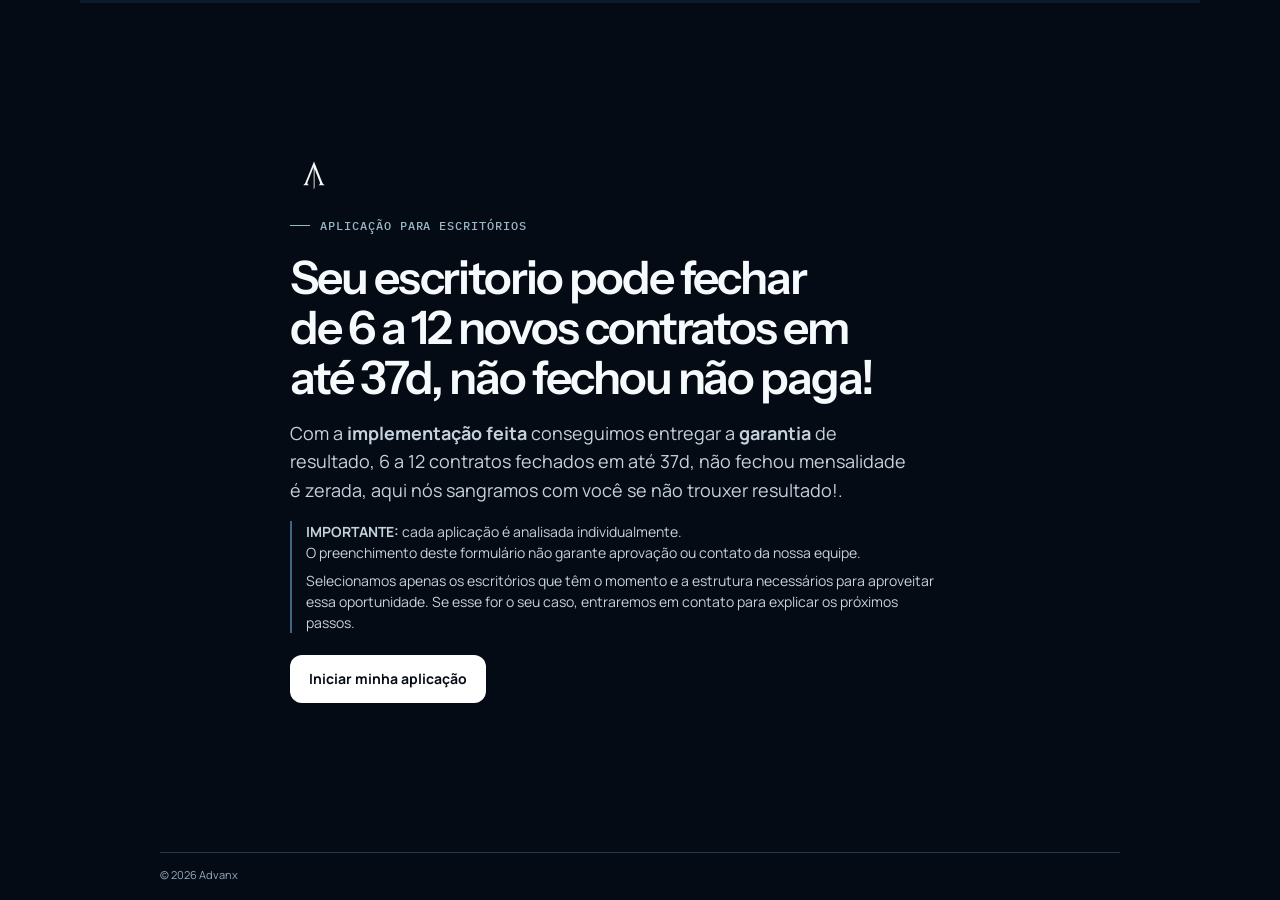
<file: advogado37d/index.html>
<!doctype html>
<html lang="pt-BR">
<head>
  <meta charset="utf-8">
  <meta name="viewport" content="width=device-width, initial-scale=1, viewport-fit=cover">
  <meta name="theme-color" content="#050B14">
  <title>Aplicação para escritórios | 6 a 12 contratos em até 37 dias | Advanx</title>
  <meta name="description" content="Aplique para a avaliação da Advanx. Com a implementação feita, garantimos em contrato de 6 a 12 contratos fechados em até 37 dias.">
  <link rel="canonical" href="https://form.advanx.com.br/advogado37d/">
  <link rel="preconnect" href="https://fonts.googleapis.com">
  <link rel="preconnect" href="https://fonts.gstatic.com" crossorigin>
  <link href="https://fonts.googleapis.com/css2?family=IBM+Plex+Mono:wght@500;600&family=Instrument+Sans:wght@600;700&family=Manrope:wght@400;500;600;700&display=swap" rel="stylesheet" media="print" onload="this.media='all'">
  <noscript><link href="https://fonts.googleapis.com/css2?family=IBM+Plex+Mono:wght@500;600&family=Instrument+Sans:wght@600;700&family=Manrope:wght@400;500;600;700&display=swap" rel="stylesheet"></noscript>
  
  <script defer src="tracking.js"></script>
  <style>
    /* Advanx IA — Design System 1.0 (tema escuro, padrão da marca) */
    :root{
      /* primitivos DS */
      --blue-300:#9AB7C8;--blue-400:#5F839A;--blue-500:#3E667F;--blue-600:#294C63;--blue-700:#1C384D;
      --ink-950:#050B14;--ink-900:#091321;--ink-850:#0D1A2B;--ink-800:#132238;
      --white-puro:#FFFFFF;--slate-100:#EEF3F8;--slate-50:#F7FAFC;--slate-300:#C6D1DE;--slate-400:#96A8BB;--slate-500:#6B7F94;
      --line:#243B50;--green-400:#54D39D;--amber-400:#F9C66B;--red-400:#FB7C83;
      --space-1:4px;--space-2:8px;--space-3:12px;--space-4:16px;--space-6:24px;--space-8:32px;--space-12:48px;--space-16:64px;
      --radius-sm:8px;--radius-md:12px;--radius-lg:16px;--radius-xl:24px;
      --font-display:"Instrument Sans",system-ui,sans-serif;--font-body:"Manrope",system-ui,sans-serif;--font-mono:"IBM Plex Mono",ui-monospace,monospace;
      --duration-fast:160ms;--duration-base:220ms;--ease-out:cubic-bezier(.16,1,.3,1);
      /* papéis semânticos do DS */
      --canvas:var(--ink-950);
      --surface:var(--ink-900);
      --surface-raised:var(--ink-850);
      --surface-strong:var(--ink-800);
      --text:var(--slate-50);
      --text-soft:var(--slate-300);
      --muted:var(--slate-400);
      --action:var(--blue-400);
      --action-ink:var(--ink-950);
      --danger:var(--red-400);
      --success:var(--green-400);
      --line-color:var(--line);
      /* aliases preservados da página base (a lógica não muda) */
      --copper-700:var(--action);
      --copper-600:var(--blue-500);
      --copper-500:var(--blue-300);
      --cream-50:var(--canvas);
      --cream-100:var(--surface-raised);
      --warm-200:var(--line-color);
      --slate-950:var(--text);
      --slate-800:var(--text-soft);
      --slate-600:var(--muted);
      --white:var(--surface);
      --error:var(--danger);
      --focus:var(--blue-300);
      --font:var(--font-body);
    }
    *{box-sizing:border-box}
    html{background:var(--cream-50);scroll-behavior:smooth}
    body{margin:0;height:100svh;height:100dvh;background:var(--cream-50);color:var(--slate-950);font-family:var(--font);font-size:16px;overflow:hidden;-webkit-user-select:none;user-select:none}
    button,input{font:inherit}button{touch-action:manipulation}a{color:inherit}
    [hidden]{display:none!important}
    .shell{height:100%;display:grid;grid-template-rows:auto minmax(0,1fr) auto;overflow:hidden}
    .topbar{width:min(1120px,calc(100% - 48px));margin:0 auto;padding:24px 0 16px;display:flex;align-items:center;justify-content:space-between;gap:24px;border-bottom:1px solid var(--warm-200)}
    .brand{display:inline-flex;align-items:center;text-decoration:none}.brand img{display:block;width:auto;height:34px;object-fit:contain}
    .privacy-note{display:flex;align-items:center;gap:8px;color:var(--slate-600);font-size:13px;font-weight:600}.privacy-note svg{width:16px;height:16px;color:var(--copper-700)}
    .progress-track{width:min(1120px,calc(100% - 48px));height:3px;margin:0 auto;background:var(--cream-100);overflow:hidden}
    .progress-bar{height:100%;width:0;background:var(--copper-700);transition:width .28s ease}
    main{width:min(960px,calc(100% - 40px));min-height:0;margin:0 auto;padding:24px 0;display:grid;align-items:center;overflow-x:hidden;overflow-y:auto;overscroll-behavior-y:none}
    .stage{display:none;width:100%}.stage.active{display:block}
    .hero{display:block;width:min(700px,100%);margin:0 auto;padding:16px 0}
    .intro-brand{display:flex;align-items:center;margin-bottom:18px}.intro-brand img{display:block;width:48px;height:48px;object-fit:contain}
    .eyebrow{display:flex;align-items:center;gap:10px;margin:0 0 20px;color:var(--blue-300);font:500 12px/1.3 var(--font-mono);letter-spacing:.08em;text-transform:uppercase}.eyebrow:before{content:"";width:20px;height:1px;background:currentColor}
    h1,h2,h3,p{margin-top:0}h1,h2,h3{font-family:var(--font-display);font-weight:600}h1,h2{letter-spacing:-.045em;text-wrap:balance}
    h1{font-size:clamp(36px,3.6vw,52px);line-height:1.08;margin-bottom:16px;max-width:700px}
    h2{font-size:clamp(28px,3vw,40px);line-height:1.12;margin-bottom:12px;max-width:700px}
    .lead{font-size:18px;line-height:1.6;color:var(--text-soft);max-width:620px;margin-bottom:0}
    .hero .btn{margin-top:22px}
    .hero-aside{margin-top:16px;padding-left:14px;border-left:2px solid var(--copper-600);max-width:650px}
    .hero-aside h3{display:none}.hero-aside p{font-size:14px;line-height:1.5;color:var(--text-soft);margin-bottom:7px}.hero-aside p:last-child{margin:0}
    .content{width:min(820px,100%);margin:0 auto}.content.wide{width:min(980px,100%)}
    .surface{background:transparent;border:0;border-radius:0;padding:clamp(24px,2.5vw,32px) 0}
    .question-head{margin-bottom:20px}.helper{color:var(--slate-600);font-size:14px;line-height:1.5;margin:0;max-width:700px}
    .form-grid{display:grid;gap:20px}.field{position:relative}.field label{display:block;font-size:14px;font-weight:600;margin-bottom:8px;color:var(--text-soft)}
    .field input{width:100%;height:56px;border:1px solid var(--warm-200);border-radius:var(--radius-md);background:var(--surface-raised);padding:0 16px;color:var(--text);font-size:16px;transition:border-color var(--duration-fast),box-shadow var(--duration-fast)}
    .field input:hover{border-color:var(--muted)}.field input:focus{border-color:var(--focus);box-shadow:0 0 0 3px color-mix(in srgb,var(--focus) 18%,transparent);outline:0}.field input::placeholder{color:var(--slate-400)}
    .field.invalid input{border-color:var(--error)}.error{display:none;color:var(--error);font-size:13px;font-weight:600;margin-top:7px}.field.invalid .error{display:block}
    .email-suggestions{position:absolute;z-index:20;left:0;right:0;top:100%;margin-top:6px;background:var(--white);border:1px solid var(--warm-200);border-radius:8px;padding:6px;box-shadow:0 12px 28px rgba(17,17,17,.12)}
    .suggestion-hint{padding:8px 10px 6px;color:var(--slate-600);font-size:12px}.email-option{width:100%;min-height:44px;padding:9px 10px;border:0;border-radius:6px;background:transparent;text-align:left;color:var(--slate-950);cursor:pointer}.email-option:hover,.email-option[aria-selected="true"]{background:var(--cream-100)}
    .options{display:grid;grid-template-columns:repeat(2,minmax(0,1fr));gap:10px}.options.areas{grid-template-columns:repeat(2,minmax(0,1fr))}
    .option{min-height:48px;border:1px solid var(--warm-200);border-radius:var(--radius-md);background:var(--surface);padding:10px 16px;text-align:left;font-size:16px;font-weight:600;color:var(--text-soft);cursor:pointer;display:flex;align-items:center;justify-content:space-between;gap:10px;transition:border-color var(--duration-fast),background var(--duration-fast),color var(--duration-fast)}
    .option:hover{border-color:var(--action)}.option.selected{border-color:var(--blue-300);background:var(--surface-raised);color:var(--text)}
    .choice-mark{width:20px;height:20px;border:1px solid var(--warm-200);border-radius:5px;display:grid;place-items:center;color:transparent;flex:0 0 auto;font-size:12px}.option.selected .choice-mark{border-color:var(--blue-300);background:var(--blue-300);color:var(--ink-950)}
    .selection-count{min-height:22px;margin:14px 0 0;color:var(--slate-600);font-size:13px;font-weight:600}
    .actions{display:flex;align-items:center;gap:12px;margin-top:24px}.btn{border:1px solid transparent;border-radius:var(--radius-md);min-height:48px;padding:10px 18px;font-size:14px;font-weight:700;cursor:pointer;display:inline-flex;align-items:center;justify-content:center;gap:8px;transition:background var(--duration-fast),border-color var(--duration-fast),color var(--duration-fast),transform 120ms ease-in}
    .btn:active{transform:scale(.98)}
    .btn:focus-visible,.option:focus-visible,.date-option:focus-visible,.slot:focus-visible,.edit-link:focus-visible,.field input:focus-visible,.email-option:focus-visible,.brand:focus-visible{outline:2px solid var(--focus);outline-offset:2px}
    .btn-primary{background:var(--copper-700);color:var(--white)}.btn-primary:hover{background:var(--copper-600)}
    .btn-secondary{background:var(--slate-950);color:var(--white)}.btn-secondary:hover{background:var(--slate-800)}
    .btn-ghost{min-height:44px;padding:8px 12px;background:transparent;color:var(--text-soft);border:0;font-size:14px;font-weight:600}.btn-ghost:hover{color:var(--text);background:var(--surface-raised)}
    .btn[disabled]{opacity:.48;cursor:not-allowed}.status{min-height:22px;margin:14px 0 0;color:var(--slate-600);font-size:14px;font-weight:600}.status.error-text{color:var(--error)}
    .review-groups{margin-top:28px;border-top:1px solid var(--warm-200)}.review-group{padding:24px 0;border-bottom:1px solid var(--warm-200)}.review-group-head{display:flex;justify-content:space-between;gap:16px;align-items:center;margin-bottom:14px}.review-group h3{font-size:13px;letter-spacing:.08em;text-transform:uppercase;margin:0;color:var(--slate-600)}
    .review-row{display:grid;grid-template-columns:150px minmax(0,1fr) auto;gap:16px;align-items:start;padding:9px 0}.review-label{font-size:13px;font-weight:700;color:var(--slate-600)}.review-value{font-size:15px;line-height:1.5;overflow-wrap:anywhere}.edit-link{border:0;background:transparent;color:var(--copper-700);font-size:13px;font-weight:750;text-decoration:underline;text-underline-offset:3px;cursor:pointer;padding:4px}
    .schedule-layout{display:grid;grid-template-columns:minmax(260px,.72fr) minmax(320px,1fr);gap:16px;margin-top:18px}.calendar-panel,.slots-panel{border:1px solid var(--warm-200);border-radius:8px;background:var(--white);padding:18px}
    .available-dates{display:grid;gap:8px}.date-option{width:100%;min-height:52px;border:1px solid var(--warm-200);border-radius:7px;background:var(--white);padding:10px 12px;text-align:left;color:var(--slate-950);font-size:14px;font-weight:700;cursor:pointer}.date-option:hover{border-color:var(--copper-600)}.date-option.selected{background:var(--copper-700);border-color:var(--copper-700);color:var(--white)}
    .slots-panel h3{font-size:17px;margin-bottom:5px}.slots-helper{color:var(--slate-600);font-size:13px;line-height:1.45;margin-bottom:14px}.lead-identity{display:grid;gap:7px;padding:12px;margin:0 0 14px;background:var(--cream-50);border-radius:6px}.lead-identity p{margin:0;font-size:12px;line-height:1.4;color:var(--slate-600)}.lead-identity strong{color:var(--slate-950);font-weight:700}.slots{display:grid;grid-template-columns:repeat(3,minmax(0,1fr));gap:7px}.slot{min-height:42px;border:1px solid var(--warm-200);border-radius:7px;background:var(--white);color:var(--slate-950);font-size:13px;font-weight:700;cursor:pointer}.slot:hover{border-color:var(--copper-600)}.slot.selected{background:var(--slate-950);border-color:var(--slate-950);color:var(--white)}
    .calendar-state{min-height:24px;margin-top:16px;color:var(--slate-600);font-size:13px}.empty{padding:24px 0;color:var(--slate-600);font-size:14px;line-height:1.6}.booking-summary{margin-top:18px;padding:14px;border-left:3px solid var(--copper-700);background:var(--cream-100);font-size:14px;font-weight:650;line-height:1.5}
    .success{text-align:center;width:min(720px,100%);margin:0 auto}.success-mark{width:64px;height:64px;margin:0 auto 24px;border-radius:12px;background:var(--slate-950);color:var(--white);display:grid;place-items:center;font-size:28px;border-bottom:4px solid var(--copper-600)}.success-card{margin:28px auto 0;border:1px solid var(--warm-200);border-radius:10px;background:var(--white);padding:24px;text-align:left}.success-card strong{display:block;font-size:17px;margin-bottom:6px}.success-card p{color:var(--slate-600);line-height:1.6;margin-bottom:20px}.success-card .btn{width:100%}
    footer{width:min(960px,calc(100% - 40px));margin:0 auto;padding:14px 0 18px;border-top:1px solid var(--warm-200);color:var(--slate-600);font-size:11px;line-height:1.4}
    .sr-only{position:absolute;width:1px;height:1px;padding:0;margin:-1px;overflow:hidden;clip:rect(0,0,0,0);white-space:nowrap;border:0}
    /* Ajustes de contraste exigidos pelo tema escuro do Design System 1.0 */
    .field input::placeholder{color:var(--slate-500)}
    .email-suggestions{box-shadow:0 12px 28px rgba(0,0,0,.45)}
    .btn-primary{background:var(--white-puro);color:var(--ink-950)}
    .btn-primary:hover{background:var(--slate-100)}
    .btn-secondary{background:var(--surface-raised);color:var(--text);border:1px solid var(--line-color)}
    .btn-secondary:hover{background:var(--surface-strong,var(--ink-800))}
    .slot.selected{background:var(--action);border-color:var(--action);color:var(--action-ink)}
    .success-mark{background:var(--surface-raised);color:var(--action);border-bottom:4px solid var(--blue-500)}
    .calendar-panel,.slots-panel{background:var(--surface);border-color:var(--line-color);border-radius:var(--radius-lg)}
    .email-suggestions{background:var(--surface-raised);border-radius:var(--radius-md)}
    .date-option,.slot{background:var(--surface-raised);border-radius:var(--radius-md)}
    .date-option.selected{background:var(--surface-raised);border-color:var(--blue-300);color:var(--text);box-shadow:inset 3px 0 var(--blue-300)}
    .slot.selected{background:var(--surface-raised);border-color:var(--blue-300);color:var(--text)}
    .lead-identity{background:var(--surface-raised)}
    .success-mark{color:var(--action);border-color:var(--action)}
    .success-card{border-radius:var(--radius-lg)}

    @media(max-width:900px){.schedule-layout{grid-template-columns:1fr}.content.wide{width:min(760px,100%)}}
    @media(max-width:600px){.progress-track{width:100%}.topbar{width:calc(100% - 40px);padding:16px 0}main,footer{width:calc(100% - 40px)}main{padding:24px 0;align-items:start}.hero{padding:12px 0}.intro-brand{margin-bottom:24px}.intro-brand img{width:48px;height:48px}.eyebrow{margin-bottom:16px}h1{max-width:100%;font-size:clamp(32px,8.4vw,40px);line-height:1.08;margin:0 0 16px}h2{font-size:clamp(28px,7.4vw,32px);line-height:1.12}.lead{font-size:16px;line-height:1.6}.hero-aside{margin-top:24px}.hero-aside p{font-size:14px;line-height:1.5}.hero .btn{margin-top:24px}.surface{padding:12px 0}.question-head{margin-bottom:24px}.options,.options.areas{grid-template-columns:1fr;gap:8px}.option{min-height:48px;padding:10px 12px;font-size:16px}.selection-count,.status{margin-top:12px}.actions{margin-top:24px}.actions .btn-primary,.actions .btn-secondary{flex:1}.schedule-layout{grid-template-columns:1fr;gap:12px;margin-top:16px}.calendar-panel,.slots-panel{padding:16px}.date-option{min-height:48px}.slots{grid-template-columns:repeat(3,1fr);gap:8px}.slot{min-height:44px}footer{padding:12px 0 16px}.keyboard{display:none}}
    @media(max-width:350px){.slots{grid-template-columns:repeat(2,1fr)}h1{font-size:32px}}
    @media(prefers-reduced-motion:reduce){*{scroll-behavior:auto!important;animation-duration:.01ms!important;transition-duration:.01ms!important}}
  </style>
  <link rel="icon" type="image/png" href="https://res.cloudinary.com/dmf4bqbdd/image/upload/v1784400742/Logo_Advanx_IA_Transparante_v3_kgirrz.png">
</head>
<body>
<!-- Google Tag Manager (noscript) -->
<noscript><iframe src="https://www.googletagmanager.com/ns.html?id=GTM-KXPZNRHK" height="0" width="0" style="display:none;visibility:hidden"></iframe></noscript>
<!-- End Google Tag Manager (noscript) -->

  <noscript><img height="1" width="1" style="display:none" alt="" src="https://www.facebook.com/tr?id=502759528362336&ev=PageView&noscript=1"></noscript>
  <div class="shell">
    <div class="progress-track" role="progressbar" aria-label="Progresso da aplicação" aria-valuemin="0" aria-valuemax="5" aria-valuenow="0"><div class="progress-bar" id="progress"></div></div>
    <main id="main">
      <section class="stage active" data-step="0" aria-labelledby="hero-title">
        <div class="hero">
          <div class="intro-brand"><img src="advanx-logo-light-96.webp" width="48" height="48" alt="Advanx IA" fetchpriority="high" decoding="async"></div>
          <div class="eyebrow">Aplicação para escritórios</div>
          <h1 id="hero-title">Seu escritorio pode fechar de 6 a 12 novos contratos em até 37d, não fechou não paga!</h1>
          <p class="lead">Com a <strong>implementação feita</strong> conseguimos entregar a <strong>garantia</strong> de resultado, 6 a 12 contratos fechados em até 37d, não fechou mensalidade é zerada, aqui nós sangramos com você se não trouxer resultado!.</p>
          <aside class="hero-aside" aria-label="Informação importante">
            <p><strong>IMPORTANTE:</strong> cada aplicação é analisada individualmente.<br>O preenchimento deste formulário não garante aprovação ou contato da nossa equipe.</p>
            <p>Selecionamos apenas os escritórios que têm o momento e a estrutura necessários para aproveitar essa oportunidade. Se esse for o seu caso, entraremos em contato para explicar os próximos passos.</p>
          </aside>
          <button class="btn btn-primary" type="button" id="startBtn">Iniciar minha aplicação</button>
        </div>
      </section>

      <section class="stage content" data-step="1" aria-labelledby="contact-title">
        <div class="surface">
          <div class="question-head"><h2 id="contact-title">Como podemos falar com você?</h2><p class="helper">Usaremos esses dados para identificar sua aplicação e enviar as informações do agendamento.</p></div>
          <form class="form-grid" id="contactForm" novalidate><div aria-hidden="true" style="position:absolute;left:-9999px;top:auto;width:1px;height:1px;overflow:hidden"><label for="site_extra">Deixe em branco</label><input id="site_extra" name="site_extra" type="text" tabindex="-1" autocomplete="off"></div>
            <div class="field" id="fieldName"><label for="name">Qual é o seu nome completo?</label><input id="name" name="name" type="text" autocomplete="name" placeholder="Digite seu nome completo" required maxlength="120" aria-describedby="nameError"><div class="error" id="nameError">Informe seu nome e sobrenome.</div></div>
            <div class="field" id="fieldPhone"><label for="phone">Qual é o seu WhatsApp?</label><input id="phone" name="phone" type="tel" inputmode="tel" autocomplete="tel" placeholder="(71) 99999-9999" required maxlength="25" aria-describedby="phoneError"><div class="error" id="phoneError">Confira o número e informe um WhatsApp válido com DDD.</div></div>
            <div class="field" id="fieldEmail"><label for="email">Qual email devemos usar para enviar o convite?</label><input id="email" name="email" type="email" inputmode="email" autocomplete="email" autocapitalize="none" spellcheck="false" placeholder="voce@escritorio.com.br" required maxlength="160" aria-describedby="emailError" aria-autocomplete="list" aria-controls="emailSuggestions" aria-expanded="false"><div class="email-suggestions" id="emailSuggestions" role="listbox" aria-label="Sugestões de email" hidden></div><div class="error" id="emailError">Confira o endereço e informe um email válido.</div></div>
            <div class="field sr-only" aria-hidden="true"><label for="website">Website</label><input id="website" name="website" type="text" tabindex="-1" autocomplete="off"></div>
          </form>
          <div class="actions"><button class="btn btn-ghost" type="button" data-back>Voltar</button><button class="btn btn-primary" type="button" id="contactNext">Continuar</button></div>
        </div>
      </section>

      <section class="stage content" data-step="2" aria-labelledby="areas-title">
        <div class="surface"><div class="question-head"><h2 id="areas-title">Qual é a sua especialidade?</h2><p class="helper">Conte em qual área, mercado ou serviço você atua.</p></div>
          <div class="field" id="fieldSpecialty"><label for="specialty">Sua especialidade</label><input id="specialty" name="specialty" type="text" autocomplete="organization-title" placeholder="" required maxlength="160" aria-describedby="specialtyError"><div class="error" id="specialtyError">Informe sua especialidade.</div></div>
          <div class="actions"><button class="btn btn-ghost" type="button" data-back>Voltar</button><button class="btn btn-primary" type="button" id="areasNext">Continuar</button></div>
        </div>
      </section>

      <section class="stage content" data-step="3" aria-labelledby="team-title">
        <div class="surface"><div class="question-head"><h2 id="team-title">Quantas pessoas trabalham com você?</h2><p class="helper">Inclua sócios, colaboradores e demais integrantes da equipe.</p></div>
          <div class="options" id="teamOptions" role="radiogroup" aria-label="Quantidade de pessoas no escritório"><button class="option" type="button" data-value="1 pessoa" role="radio" aria-checked="false">Somente eu <span class="choice-mark">✓</span></button><button class="option" type="button" data-value="2 pessoas" role="radio" aria-checked="false">2 pessoas <span class="choice-mark">✓</span></button><button class="option" type="button" data-value="3 a 5 pessoas" role="radio" aria-checked="false">De 3 a 5 pessoas <span class="choice-mark">✓</span></button><button class="option" type="button" data-value="6 a 10 pessoas" role="radio" aria-checked="false">De 6 a 10 pessoas <span class="choice-mark">✓</span></button><button class="option" type="button" data-value="Mais de 10 pessoas" role="radio" aria-checked="false">Mais de 10 pessoas <span class="choice-mark">✓</span></button></div>
          <div class="status" id="teamStatus" aria-live="polite"></div><div class="actions"><button class="btn btn-ghost" type="button" data-back>Voltar</button><button class="btn btn-primary" type="button" id="teamNext" disabled>Continuar</button></div>
        </div>
      </section>

      <section class="stage content" data-step="4" aria-labelledby="revenue-title">
        <div class="surface"><div class="question-head"><h2 id="revenue-title">Qual é o faturamento mensal aproximado?</h2><p class="helper">Uma estimativa é suficiente.</p></div>
          <div class="options" id="revenueOptions" role="radiogroup" aria-label="Faturamento mensal"><button class="option" type="button" data-value="Menos de R$ 5 mil" data-qualified="false" role="radio" aria-checked="false">Menos de R$ 5 mil <span class="choice-mark">✓</span></button><button class="option" type="button" data-value="De R$ 5 mil a menos de R$ 10 mil" data-qualified="false" role="radio" aria-checked="false">De R$ 5 mil a menos de R$ 10 mil <span class="choice-mark">✓</span></button><button class="option" type="button" data-value="De R$ 10 mil a R$ 20 mil" data-qualified="true" role="radio" aria-checked="false">De R$ 10 mil a R$ 20 mil <span class="choice-mark">✓</span></button><button class="option" type="button" data-value="De R$ 20 mil a menos de R$ 50 mil" data-qualified="true" role="radio" aria-checked="false">De R$ 20 mil a menos de R$ 50 mil <span class="choice-mark">✓</span></button><button class="option" type="button" data-value="De R$ 50 mil a menos de R$ 100 mil" data-qualified="true" role="radio" aria-checked="false">De R$ 50 mil a menos de R$ 100 mil <span class="choice-mark">✓</span></button><button class="option" type="button" data-value="Acima de R$ 100 mil" data-qualified="true" role="radio" aria-checked="false">Acima de R$ 100 mil <span class="choice-mark">✓</span></button></div>
          <div id="investmentQuestion" hidden><div class="question-head" style="margin-top:24px"><h3>Você consegue investir R$ 3.000 mensais na sua estrutura com garantia de fechar no mínimo 6 a 12 contratos em 37 dias?</h3></div><div class="options" id="investmentOptions" role="radiogroup" aria-label="Capacidade de investimento inicial"><button class="option" type="button" data-value="Sim" role="radio" aria-checked="false"><span aria-hidden="true">✅</span> Sim <span class="choice-mark">✓</span></button><button class="option" type="button" data-value="Não" role="radio" aria-checked="false"><span aria-hidden="true">❌</span> Não <span class="choice-mark">✓</span></button></div></div>
          <div class="status" id="revenueStatus" aria-live="polite"></div><div class="actions"><button class="btn btn-ghost" type="button" data-back>Voltar</button><button class="btn btn-primary" type="button" id="submitLead" disabled>Enviar</button></div>
        </div>
      </section>

      <section class="stage content wide" data-step="6" aria-labelledby="schedule-title">
        <div class="surface"><div class="question-head"><h2 id="schedule-title">Escolha um horário</h2><p class="helper">Selecione uma data e depois um horário.</p></div>
          <div class="schedule-layout">
            <div class="calendar-panel"><h3>Datas disponíveis</h3><div class="available-dates" id="availableDates" role="radiogroup" aria-label="Datas disponíveis"></div><div class="calendar-state" id="calendarState" aria-live="polite">Carregando.</div></div>
            <div class="slots-panel"><h3 id="slotsTitle">Escolha uma data</h3><p class="slots-helper" id="slotsHelper">Selecione uma das datas disponíveis.</p><div class="lead-identity" id="leadIdentity" hidden><p><strong>Nome:</strong> <span id="identityName"></span></p><p><strong>Email:</strong> <span id="identityEmail"></span></p><p><strong>Telefone:</strong> <span id="identityPhone"></span></p></div><div class="slots" id="slots"></div><div class="booking-summary" id="bookingSummary" hidden></div><div class="status" id="bookingStatus" aria-live="polite"></div></div>
          </div>

        </div>
      </section>

      <section class="stage success" data-step="7" aria-labelledby="success-title"><div class="success-mark" aria-hidden="true">↗</div><div class="eyebrow" style="justify-content:center">Falta confirmar no WhatsApp</div><h2 id="success-title">Sua conversa está quase confirmada.</h2><p class="lead" style="margin-inline:auto">Toque no botão abaixo e envie a mensagem para confirmar sua conversa pelo WhatsApp.</p><div class="success-card"><strong id="finalDate"></strong><p id="finalEmail"></p><a class="btn btn-secondary" id="whatsappBtn" target="_blank" rel="noopener" href="https://wa.advanx.com.br/r">Confirmar conversa no WhatsApp</a></div></section>
    </main>
    <footer>© 2026 Advanx</footer>
  </div>
  <script src="/assets/advanx-form.js" data-origem="advogado37d"></script>
  <script>
    const AF=window.AdvanxForm;
    const ZONE='America/Sao_Paulo';
    const submissionId=sessionStorage.getItem('advanx_submission_id')||(crypto.randomUUID?crypto.randomUUID():`${Date.now()}-${Math.random().toString(16).slice(2)}`);
    const state={step:0,name:'',phone:'',email:'',areas:[],team:'',revenue:'',investmentCapacity:'',qualified:false,leadId:null,selectedDate:null,selectedSlot:null,releasedDates:[],slots:[],calendarMonth:new Date(),loadRequest:0,navVersion:0,submissionId,startedAt:Date.now(),leadEventSent:sessionStorage.getItem('advanx_lead_event_id')===submissionId,registrationEventSent:sessionStorage.getItem('advanx_registration_event_id')===submissionId,bookingInProgress:false};
    const stages=[...document.querySelectorAll('.stage')],progress=document.getElementById('progress'),progressWrap=document.querySelector('.progress-track');
    sessionStorage.setItem('advanx_submission_id',submissionId);
    function track(name,params={}){const eventName=name==='ViewContent'?'view_content':name==='Lead'?'generate_lead':name==='CompleteRegistration'?'cadastro_recebido':name==='Schedule'?'schedule':String(name).toLowerCase();window.AdvanxTracking?.emit(eventName,{...params,form_id:location.pathname.split('/').filter(Boolean).pop()});}
    function escapeHtml(value){return String(value).replace(/[&<>"']/g,char=>({'&':'&amp;','<':'&lt;','>':'&gt;','"':'&quot;',"'":'&#39;'}[char]))}
    function showStep(step){state.navVersion++;state.step=step;stages.forEach(s=>s.classList.toggle('active',Number(s.dataset.step)===step));const shown=step>=6?5:step;progress.style.width=`${shown/5*100}%`;progressWrap.setAttribute('aria-valuenow',String(shown));window.scrollTo({top:0,behavior:'smooth'});const active=stages.find(s=>Number(s.dataset.step)===step);requestAnimationFrame(()=>active?.querySelector('h1,h2,input,button')?.focus({preventScroll:true}));history.replaceState(null,'',step?`#aplicacao-${step}`:location.pathname+location.search)}
    function params(){const u=AF.utm();return{fonte:u.utm_source||'direto',meio:u.utm_medium||'',campanha:u.utm_campaign||'',anuncio:u.utm_content||'',posicionamento:u.utm_placement||'',fbclid:u.fbclid||'',gclid:u.gclid||''}}
    function normalizePhone(v){const c=AF.celular(v);return c?'+'+c:''}function formatPhone(v){return AF.mascara.celular(v)}
    function validName(v){return v.trim().split(/\s+/).length>=2&&v.trim().length>=5}function validEmail(v){return/^[^\s@]+@[^\s@]+\.[^\s@]{2,}$/.test(v.trim())}
    function signature(){return JSON.stringify({name:state.name,phone:state.phone,email:state.email,areas:[...state.areas].sort(),team:state.team,revenue:state.revenue,investmentCapacity:state.investmentCapacity})}
    function invalidateSaved(){state.selectedDate=null;state.selectedSlot=null;state.slots=[];state.releasedDates=[]}
    document.getElementById('startBtn').addEventListener('click',()=>{track('ViewContent',{content_name:'Aplicação Previsibilidade'});window.AdvanxTracking?.emit('form_start',{form_id:location.pathname.split('/').filter(Boolean).pop(),submission_id:submissionId});showStep(1)});
    document.querySelectorAll('[data-back]').forEach(btn=>btn.addEventListener('click',()=>showStep(Math.max(0,state.step-1))));
    const phone=document.getElementById('phone');phone.addEventListener('input',e=>{e.target.value=formatPhone(e.target.value)});
    const emailInput=document.getElementById('email'),emailList=document.getElementById('emailSuggestions'),domains=['gmail.com','outlook.com','hotmail.com','icloud.com','yahoo.com.br'];let emailIndex=-1;
    function hideEmailSuggestions(){emailList.hidden=true;emailInput.setAttribute('aria-expanded','false');emailIndex=-1}
    function renderEmailSuggestions(){const value=emailInput.value.trim();const at=value.indexOf('@');if(at<=0||value.indexOf('@',at+1)!==-1){hideEmailSuggestions();return}const local=value.slice(0,at),prefix=value.slice(at+1).toLowerCase();if(prefix.includes('.')){hideEmailSuggestions();return}const matches=domains.filter(d=>d.startsWith(prefix)).slice(0,5);if(!matches.length){hideEmailSuggestions();return}const safeLocal=escapeHtml(local);emailList.innerHTML='<div class="suggestion-hint">Escolha um provedor ou continue digitando</div>'+matches.map((d,i)=>`<button class="email-option" type="button" role="option" aria-selected="false" data-index="${i}" data-email="${safeLocal}@${d}">${safeLocal}@${d}</button>`).join('');emailList.hidden=false;emailInput.setAttribute('aria-expanded','true');emailList.querySelectorAll('.email-option').forEach(btn=>btn.addEventListener('mousedown',e=>{e.preventDefault();emailInput.value=btn.dataset.email;hideEmailSuggestions();emailInput.focus()}))}
    emailInput.addEventListener('input',renderEmailSuggestions);emailInput.addEventListener('blur',()=>setTimeout(hideEmailSuggestions,120));emailInput.addEventListener('keydown',e=>{if(emailList.hidden)return;const opts=[...emailList.querySelectorAll('.email-option')];if(e.key==='ArrowDown'||e.key==='ArrowUp'){e.preventDefault();emailIndex=(emailIndex+(e.key==='ArrowDown'?1:-1)+opts.length)%opts.length;opts.forEach((o,i)=>o.setAttribute('aria-selected',String(i===emailIndex)))}else if(e.key==='Enter'&&emailIndex>=0){e.preventDefault();emailInput.value=opts[emailIndex].dataset.email;hideEmailSuggestions()}else if(e.key==='Escape')hideEmailSuggestions()});
    function validateContact(){const name=document.getElementById('name').value.trim(),rawPhone=phone.value,email=emailInput.value.trim().toLowerCase();const checks=[['fieldName',validName(name)],['fieldPhone',AF.valida.celular(rawPhone)],['fieldEmail',validEmail(email)]];checks.forEach(([id,ok])=>{const f=document.getElementById(id);f.classList.toggle('invalid',!ok);f.querySelector('input').setAttribute('aria-invalid',String(!ok))});if(!checks.every(x=>x[1]))return false;const before=signature();state.name=name;state.phone=normalizePhone(rawPhone);state.email=email;if(before!==signature())invalidateSaved();return true}
    document.getElementById('contactNext').addEventListener('click',()=>{if(validateContact())showStep(2)});document.getElementById('contactForm').addEventListener('submit',e=>{e.preventDefault();document.getElementById('contactNext').click()});document.getElementById('contactForm').addEventListener('keydown',e=>{if(e.key==='Enter'&&emailList.hidden){e.preventDefault();document.getElementById('contactNext').click()}});
    function validateSpecialty(){const input=document.getElementById('specialty'),value=input.value.trim(),field=document.getElementById('fieldSpecialty'),valid=value.length>=2;field.classList.toggle('invalid',!valid);input.setAttribute('aria-invalid',String(!valid));if(!valid)return false;const before=signature();state.areas=[value];if(before!==signature())invalidateSaved();return true}
    document.getElementById('areasNext').addEventListener('click',()=>{state.navVersion++;if(validateSpecialty())showStep(3)});
    document.getElementById('specialty').addEventListener('keydown',event=>{if(event.key==='Enter'){event.preventDefault();document.getElementById('areasNext').click()}});
    function setupSingle(containerId,key,nextStep,nextId,statusId,autoAdvance=true){document.querySelectorAll(`#${containerId} .option`).forEach(btn=>btn.addEventListener('click',()=>{state.navVersion++;const version=state.navVersion;document.querySelectorAll(`#${containerId} .option`).forEach(o=>{o.classList.remove('selected');o.setAttribute('aria-checked','false')});btn.classList.add('selected');btn.setAttribute('aria-checked','true');state[key]=btn.dataset.value;if(key==='revenue'){state.qualified=btn.dataset.qualified==='true';state.investmentCapacity='';const needsInvestment=!state.qualified;document.getElementById('investmentQuestion').hidden=!needsInvestment;document.querySelectorAll('#investmentOptions .option').forEach(o=>{o.classList.remove('selected');o.setAttribute('aria-checked','false')});document.getElementById(nextId).disabled=needsInvestment}else document.getElementById(nextId).disabled=false;invalidateSaved();document.getElementById(statusId).textContent=`${btn.dataset.value} selecionado.`;if(autoAdvance)setTimeout(()=>{if(version===state.navVersion&&state.step===nextStep-1)showStep(nextStep)},280)}))}
    setupSingle('teamOptions','team',4,'teamNext','teamStatus',true);setupSingle('revenueOptions','revenue',5,'submitLead','revenueStatus',false);
    document.querySelectorAll('#investmentOptions .option').forEach(btn=>btn.addEventListener('click',()=>{document.querySelectorAll('#investmentOptions .option').forEach(o=>{o.classList.remove('selected');o.setAttribute('aria-checked','false')});btn.classList.add('selected');btn.setAttribute('aria-checked','true');state.investmentCapacity=btn.dataset.value;state.qualified=document.querySelector('#revenueOptions .option.selected')?.dataset.qualified==='true'||state.investmentCapacity==='Sim';document.getElementById('submitLead').disabled=false;}));
    document.getElementById('teamNext').addEventListener('click',()=>{state.navVersion++;if(state.team)showStep(4)});
    const postJson=AF.postJson;
    async function saveLeadDirect(){const data=await AF.enviarLead({nome:state.name,telefone:state.phone,email:state.email,area:state.areas.join(', '),colaboradores:state.team,faturamento:state.revenue,submission_id:submissionId,respostas:{consegue_investir:state.investmentCapacity||null}});return{ok:true,lead_id:data.contato_id||null}}
    async function enviarLeadDeskcomm(extra={}){if(state.crmSent)return true;state.crmSent=true;const{viaBeacon,...resto}=extra;return AF.enviarDeskcomm({nome:state.name,telefone:state.phone,email:state.email,area:state.areas.join(', '),colaboradores:state.team,nicho:'Advocacia',faturamento:state.revenue,consegue_investir:state.investmentCapacity,investimento:state.investmentCapacity,external_id:submissionId,...resto},{beacon:!!viaBeacon})}
    document.addEventListener('visibilitychange',()=>{if(document.visibilityState==='hidden'&&state.leadId&&!state.crmSent)enviarLeadDeskcomm({viaBeacon:'1'})});
    document.getElementById('submitLead').addEventListener('click',()=>{const status=document.getElementById('revenueStatus');if(!state.revenue)return;const voltar=state.step;status.className='status';status.textContent='';state.leadId=null;const envio=saveLeadDirect().then(data=>{if(state.savePromise!==envio)return data;state.leadId=data.lead_id;if(!state.registrationEventSent){track('CompleteRegistration',{content_name:'Aplicação Previsibilidade',submission_id:submissionId});state.registrationEventSent=true;sessionStorage.setItem('advanx_registration_event_id',submissionId)}if(state.qualified&&!state.leadEventSent){track('Lead',{content_name:'Aplicação Previsibilidade',submission_id:submissionId,qualification_reason:state.investmentCapacity==='Sim'?'aceita_investimento':'faturamento'});state.leadEventSent=true;sessionStorage.setItem('advanx_lead_event_id',submissionId)}return data}).catch(error=>{if(state.savePromise===envio){state.savePromise=null;showStep(voltar);const s=document.getElementById('revenueStatus');s.className='status error-text';s.textContent=error.name==='AbortError'?AF.msg.envioDemorou:AF.msg.envioFalhou}throw error});state.savePromise=envio;envio.catch(()=>{});showStep(6);loadAvailability()});
    function localParts(iso){const out={};for(const p of new Intl.DateTimeFormat('en-US',{timeZone:ZONE,year:'numeric',month:'2-digit',day:'2-digit',weekday:'short',hour:'2-digit',minute:'2-digit',hourCycle:'h23'}).formatToParts(new Date(iso)))if(p.type!=='literal')out[p.type]=p.value;return out}function dateKey(iso){const p=localParts(iso);return`${p.year}-${p.month}-${p.day}`}function minimumBookingStart(){return new Date(Date.now()+30*60*1000)}function validSlot(slot){const p=localParts(slot.inicio_janela),hour=Number(p.hour),minute=Number(p.minute);return minute===0&&(p.weekday==='Sat'?hour>=9&&hour<=11:p.weekday!=='Sun'&&hour>=10&&hour<=19)&&new Date(slot.inicio_janela)>=minimumBookingStart()}
    function monthKey(d){return`${d.getFullYear()}-${String(d.getMonth()+1).padStart(2,'0')}`}function parseDateKey(key){const[y,m,d]=key.split('-').map(Number);return new Date(y,m-1,d,12)}function formatMonth(d){const text=new Intl.DateTimeFormat('pt-BR',{month:'long',year:'numeric'}).format(d);return text.charAt(0).toUpperCase()+text.slice(1)}function longDate(key){return new Intl.DateTimeFormat('pt-BR',{weekday:'long',day:'2-digit',month:'long'}).format(parseDateKey(key))}function timeTitle(iso){return new Intl.DateTimeFormat('pt-BR',{timeZone:ZONE,hour:'2-digit',minute:'2-digit'}).format(new Date(iso))}function fullDate(iso){return new Intl.DateTimeFormat('pt-BR',{timeZone:ZONE,weekday:'long',day:'2-digit',month:'long',hour:'2-digit',minute:'2-digit'}).format(new Date(iso))}
    function renderAvailableDates(){const box=document.getElementById('availableDates');box.innerHTML='';state.releasedDates.forEach(key=>{const btn=document.createElement('button');btn.type='button';btn.className='date-option';btn.setAttribute('role','radio');btn.setAttribute('aria-checked',String(key===state.selectedDate));btn.textContent=longDate(key);if(key===state.selectedDate)btn.classList.add('selected');btn.addEventListener('click',()=>selectDate(key));box.appendChild(btn)})}
    function selectDate(key){state.selectedDate=key;state.selectedSlot=null;renderAvailableDates();const daySlots=state.slots.filter(s=>dateKey(s.inicio_janela)===key);document.getElementById('slotsTitle').textContent=longDate(key);document.getElementById('slotsHelper').textContent='Toque em um horário para reservar. A confirmação final será pelo WhatsApp.';document.getElementById('identityName').textContent=state.name;document.getElementById('identityEmail').textContent=state.email;document.getElementById('identityPhone').textContent=formatPhone(state.phone);document.getElementById('leadIdentity').hidden=false;const box=document.getElementById('slots');box.innerHTML='';daySlots.forEach(slot=>{const btn=document.createElement('button');btn.type='button';btn.className='slot';btn.textContent=timeTitle(slot.inicio_janela);btn.addEventListener('click',()=>selectSlot(btn,slot.inicio_janela));box.appendChild(btn)});document.getElementById('bookingSummary').hidden=true}
    function selectSlot(btn,iso){if(state.bookingInProgress)return;document.querySelectorAll('.slot').forEach(x=>x.classList.remove('selected'));btn.classList.add('selected');state.selectedSlot=iso;agendarHorario(iso)}
    async function loadAvailability(){const request=++state.loadRequest;state.selectedDate=null;state.selectedSlot=null;state.releasedDates=[];document.getElementById('availableDates').innerHTML='';document.getElementById('slots').innerHTML='';document.getElementById('leadIdentity').hidden=true;document.getElementById('slotsTitle').textContent='Escolha uma data';document.getElementById('slotsHelper').textContent='Selecione uma das datas disponíveis.';document.getElementById('bookingSummary').hidden=true;document.getElementById('calendarState').textContent='Carregando.';try{const data=await AF.agenda.horarios();if(request!==state.loadRequest)return;const unique=new Map();(Array.isArray(data.slots)?data.slots:[]).filter(validSlot).forEach(s=>unique.set(`${dateKey(s.inicio_janela)}-${timeTitle(s.inicio_janela)}`,s));state.slots=[...unique.values()].sort((a,b)=>new Date(a.inicio_janela)-new Date(b.inicio_janela));const fromApi=Array.isArray(data.released_dates)?data.released_dates:[];state.releasedDates=fromApi.filter(key=>state.slots.some(s=>dateKey(s.inicio_janela)===key)).slice(0,3);renderAvailableDates();document.getElementById('calendarState').textContent=state.releasedDates.length?'Selecione uma data.':'Nenhum horário disponível.'}catch(error){if(request!==state.loadRequest)return;state.releasedDates=[];state.slots=[];renderAvailableDates();document.getElementById('calendarState').innerHTML=AF.msg.carregarFalhou+' <button type="button" class="edit-link" id="retryAvailability">Tentar novamente</button>';document.getElementById('retryAvailability')?.addEventListener('click',loadAvailability)}}
    async function agendarHorario(iso){if(!iso||state.bookingInProgress)return;if(!state.leadId&&state.savePromise){try{await state.savePromise}catch(_){return}}if(!state.leadId||state.bookingInProgress)return;state.bookingInProgress=true;const status=document.getElementById('bookingStatus');document.querySelectorAll('.slot').forEach(botao=>botao.disabled=true);status.className='status';status.textContent=AF.msg.reservando;try{const data=await AF.agenda.reservar({nome:state.name,telefone:state.phone,email:state.email,areas:state.areas,colaboradores:state.team,faturamento:state.revenue,consegue_investir:state.investmentCapacity,utms:{utm_source:params().fonte,utm_medium:params().meio,utm_campaign:params().campanha,utm_content:params().anuncio,utm_term:new URLSearchParams(location.search).get('utm_term')||'',src:new URLSearchParams(location.search).get('src')||''},evento_inicio:iso,lead_id:state.leadId,submission_id:submissionId});track('Schedule',{content_name:'Conversa de 30 minutos'});const finalIso=data.evento_inicio||iso;const dc=localParts(finalIso);enviarLeadDeskcomm({data_call:`${dc.day}/${dc.month}/${dc.year} ${dc.hour}:${dc.minute}`});document.getElementById('finalDate').textContent=`Horário selecionado: ${fullDate(finalIso)}.`;document.getElementById('finalEmail').textContent=`O convite será enviado para ${state.email}.`;document.getElementById('whatsappBtn').href=AF.whatsappAgendado(fullDate(finalIso));showStep(7)}catch(error){status.className='status error-text';status.textContent=error.status===409?AF.msg.horarioOcupado:AF.msg.agendarFalhou;if(error.status===409)loadAvailability();else document.querySelectorAll('.slot').forEach(botao=>botao.disabled=false)}finally{state.bookingInProgress=false}}
    document.getElementById('whatsappBtn').addEventListener('click',()=>{window.dataLayer.push({event:'advanx_whatsapp_click',context:'booking_support'});try{gtag('event','whatsapp_click',{context:'booking_support'})}catch(_){}});
    document.addEventListener('contextmenu',event=>event.preventDefault());document.addEventListener('copy',event=>event.preventDefault());document.addEventListener('cut',event=>event.preventDefault());document.addEventListener('dragstart',event=>event.preventDefault());document.addEventListener('keydown',event=>{if((event.ctrlKey||event.metaKey)&&['c','u','s'].includes(event.key.toLowerCase()))event.preventDefault()});
    renderAvailableDates();
  </script>
</body>
</html>
</file>
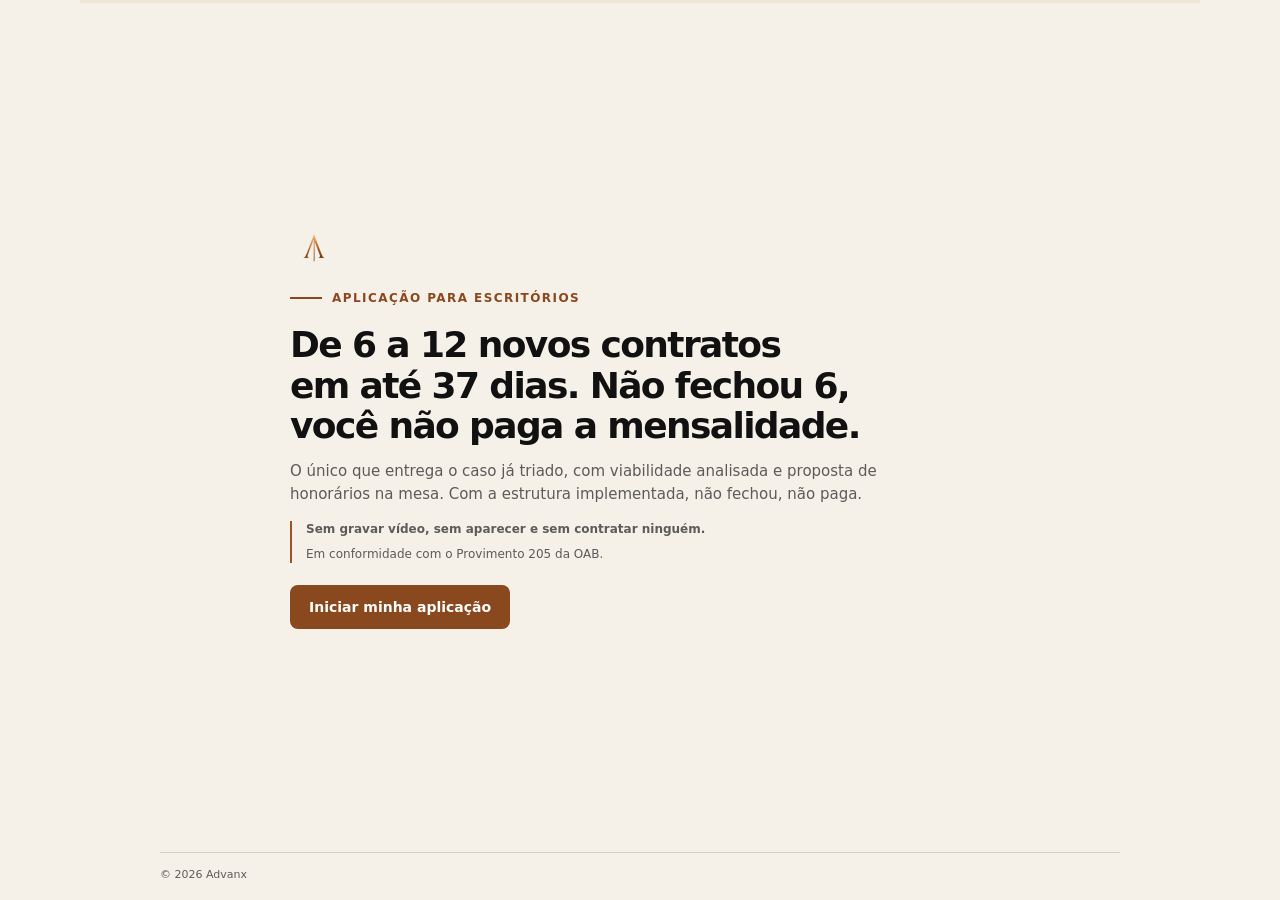
<file: aplicacao-previsibilidade-garantia/index.html>
<!doctype html>
<html lang="pt-BR">
<head>
  <meta charset="utf-8">
  <meta name="viewport" content="width=device-width, initial-scale=1, viewport-fit=cover">
  <meta name="theme-color" content="#F6F1E8">
  <script defer src="/assets/form-db.js"></script>
  <script defer src="/assets/tracking.js"></script>
  <style>
    :root{
      --copper-700:#8A481F;--copper-600:#9B5427;--copper-500:#B56632;
      --cream-50:#F6F1E8;--cream-100:#EFE6D8;--warm-200:#D3CEC6;
      --slate-950:#111111;--slate-800:#262626;--slate-600:#5B5B5B;
      --white:#FFFFFF;--error:#9F2D25;--focus:rgba(164,95,43,.24);
      --font:system-ui,-apple-system,BlinkMacSystemFont,"Segoe UI",Roboto,Arial,sans-serif;
    }
    *{box-sizing:border-box}
    html{background:var(--cream-50);scroll-behavior:smooth}
    body{margin:0;height:100svh;height:100dvh;background:var(--cream-50);color:var(--slate-950);font-family:var(--font);overflow:hidden;-webkit-user-select:none;user-select:none}
    button,input{font:inherit}button{touch-action:manipulation}a{color:inherit}
    [hidden]{display:none!important}
    .shell{height:100%;display:grid;grid-template-rows:auto minmax(0,1fr) auto;overflow:hidden}
    .topbar{width:min(1120px,calc(100% - 48px));margin:0 auto;padding:24px 0 16px;display:flex;align-items:center;justify-content:space-between;gap:24px;border-bottom:1px solid var(--warm-200)}
    .brand{display:inline-flex;align-items:center;text-decoration:none}.brand img{display:block;width:auto;height:34px;object-fit:contain}
    .privacy-note{display:flex;align-items:center;gap:8px;color:var(--slate-600);font-size:13px;font-weight:600}.privacy-note svg{width:16px;height:16px;color:var(--copper-700)}
    .progress-track{width:min(1120px,calc(100% - 48px));height:3px;margin:0 auto;background:var(--cream-100);overflow:hidden}
    .progress-bar{height:100%;width:0;background:var(--copper-700);transition:width .28s ease}
    main{width:min(960px,calc(100% - 40px));min-width:0;min-height:0;margin:0 auto;padding:24px 0;display:grid;align-items:center;overflow-x:hidden;overflow-y:auto;overscroll-behavior-y:none;scrollbar-width:none}
    main::-webkit-scrollbar{width:0;height:0}
    .stage{display:none;width:100%}.stage.active{display:block}
    .hero{display:block;width:min(700px,100%);margin:0 auto;padding:16px 0}
    .intro-brand{display:flex;align-items:center;margin-bottom:18px}.intro-brand img{display:block;width:48px;height:48px;object-fit:cover;border-radius:6px}
    .eyebrow{display:flex;align-items:center;gap:10px;margin:0 0 20px;color:var(--copper-700);font-size:12px;font-weight:800;letter-spacing:.12em;text-transform:uppercase}.eyebrow:before{content:"";width:32px;height:2px;background:var(--copper-700)}
    h1,h2,h3,p{margin-top:0}h1,h2{letter-spacing:-.045em;text-wrap:balance}
    h1{font-size:clamp(30px,3.6vw,36px);line-height:1.12;margin-bottom:14px;max-width:620px}
    h2{font-size:clamp(25px,3vw,34px);line-height:1.14;margin-bottom:10px;max-width:700px}
    .lead{font-size:15px;line-height:1.5;color:var(--slate-600);max-width:620px;margin-bottom:0}
    .hero .btn{margin-top:22px}
    .hero-aside{margin-top:16px;padding-left:14px;border-left:2px solid var(--copper-600);max-width:650px}
    .hero-aside h3{display:none}.hero-aside p{font-size:12px;line-height:1.45;color:var(--slate-600);margin-bottom:7px}.hero-aside p:last-child{margin:0}
    .content{width:min(820px,100%);margin:0 auto}.content.wide{width:min(980px,100%)}
    .surface{background:transparent;border:0;border-radius:0;padding:clamp(18px,2.5vw,28px) 0}
    .question-head{margin-bottom:20px}.helper{color:var(--slate-600);font-size:14px;line-height:1.5;margin:0;max-width:700px}
    .form-grid{display:grid;gap:20px}.field{position:relative}.field label{display:block;font-size:13px;font-weight:700;margin-bottom:8px;color:var(--slate-800)}
    .field input{width:100%;height:56px;border:1px solid var(--warm-200);border-radius:8px;background:var(--white);padding:0 16px;color:var(--slate-950);font-size:16px;transition:border-color .16s,box-shadow .16s}
    .field input:hover{border-color:var(--slate-600)}.field input:focus{border-color:var(--copper-700);box-shadow:0 0 0 4px var(--focus);outline:0}.field input::placeholder{color:#79736C}
    .field.invalid input{border-color:var(--error)}.error{display:none;color:var(--error);font-size:13px;font-weight:600;margin-top:7px}.field.invalid .error{display:block}
    .email-suggestions{position:absolute;z-index:20;left:0;right:0;top:100%;margin-top:6px;background:var(--white);border:1px solid var(--warm-200);border-radius:8px;padding:6px;box-shadow:0 12px 28px rgba(17,17,17,.12)}
    .suggestion-hint{padding:8px 10px 6px;color:var(--slate-600);font-size:12px}.email-option{width:100%;min-height:44px;padding:9px 10px;border:0;border-radius:6px;background:transparent;text-align:left;color:var(--slate-950);cursor:pointer}.email-option:hover,.email-option[aria-selected="true"]{background:var(--cream-100)}
    .options{display:grid;grid-template-columns:repeat(2,minmax(0,1fr));gap:10px}.options.areas{grid-template-columns:repeat(2,minmax(0,1fr))}
    .option{min-height:48px;border:1px solid var(--warm-200);border-radius:8px;background:var(--white);padding:10px 12px;text-align:left;font-size:14px;font-weight:650;color:var(--slate-800);cursor:pointer;display:flex;align-items:center;justify-content:space-between;gap:10px;transition:border-color .12s,background .12s,color .12s}
    .option:hover{border-color:var(--copper-600)}.option.selected{border-color:var(--copper-700);background:var(--cream-100);color:var(--slate-950)}
    .choice-mark{width:20px;height:20px;border:1px solid var(--warm-200);border-radius:5px;display:grid;place-items:center;color:transparent;flex:0 0 auto;font-size:12px}.option.selected .choice-mark{border-color:var(--copper-700);background:var(--copper-700);color:var(--white)}
    .selection-count{min-height:22px;margin:14px 0 0;color:var(--slate-600);font-size:13px;font-weight:600}
    .actions{display:flex;align-items:center;gap:12px;margin-top:22px}.btn{border:1px solid transparent;border-radius:8px;min-height:44px;padding:10px 18px;font-size:14px;font-weight:750;cursor:pointer;display:inline-flex;align-items:center;justify-content:center;gap:8px;transition:background .12s,border-color .12s,color .12s}
    .btn:focus-visible,.option:focus-visible,.date-option:focus-visible,.slot:focus-visible,.edit-link:focus-visible{outline:3px solid var(--focus);outline-offset:2px}
    .btn-primary{background:var(--copper-700);color:var(--white)}.btn-primary:hover{background:var(--copper-600)}
    .btn-secondary{background:var(--slate-950);color:var(--white)}.btn-secondary:hover{background:var(--slate-800)}
    .btn-ghost{min-height:40px;padding:8px 4px;background:transparent;color:var(--slate-600);border:0;font-size:12px;font-weight:600}.btn-ghost:hover{color:var(--slate-950);background:transparent}
    .btn[disabled]{opacity:.48;cursor:not-allowed}.status{min-height:22px;margin:14px 0 0;color:var(--slate-600);font-size:14px;font-weight:600}.status.error-text{color:var(--error)}
    .review-groups{margin-top:28px;border-top:1px solid var(--warm-200)}.review-group{padding:24px 0;border-bottom:1px solid var(--warm-200)}.review-group-head{display:flex;justify-content:space-between;gap:16px;align-items:center;margin-bottom:14px}.review-group h3{font-size:13px;letter-spacing:.08em;text-transform:uppercase;margin:0;color:var(--slate-600)}
    .review-row{display:grid;grid-template-columns:150px minmax(0,1fr) auto;gap:16px;align-items:start;padding:9px 0}.review-label{font-size:13px;font-weight:700;color:var(--slate-600)}.review-value{font-size:15px;line-height:1.5;overflow-wrap:anywhere}.edit-link{border:0;background:transparent;color:var(--copper-700);font-size:13px;font-weight:750;text-decoration:underline;text-underline-offset:3px;cursor:pointer;padding:4px}
    .schedule-layout{display:grid;min-width:0;grid-template-columns:minmax(260px,.72fr) minmax(320px,1fr);gap:16px;margin-top:18px}.calendar-panel,.slots-panel{min-width:0;border:1px solid var(--warm-200);border-radius:8px;background:var(--white);padding:18px}
    .available-dates{display:grid;gap:8px}.date-option{width:100%;min-height:52px;border:1px solid var(--warm-200);border-radius:7px;background:var(--white);padding:10px 12px;text-align:left;color:var(--slate-950);font-size:14px;font-weight:700;cursor:pointer}.date-option:hover{border-color:var(--copper-600)}.date-option.selected{background:var(--copper-700);border-color:var(--copper-700);color:var(--white)}
    .slots-panel h3{font-size:17px;margin-bottom:5px}.slots-helper{color:var(--slate-600);font-size:13px;line-height:1.45;margin-bottom:14px}.lead-identity{display:grid;gap:7px;padding:12px;margin:0 0 14px;background:var(--cream-50);border-radius:6px}.lead-identity p{margin:0;font-size:12px;line-height:1.4;color:var(--slate-600)}.lead-identity strong{color:var(--slate-950);font-weight:700}.slots{display:grid;grid-template-columns:repeat(3,minmax(0,1fr));gap:7px}.slot{min-height:42px;border:1px solid var(--warm-200);border-radius:7px;background:var(--white);color:var(--slate-950);font-size:13px;font-weight:700;cursor:pointer}.slot:hover{border-color:var(--copper-600)}.slot.selected{background:var(--copper-700);border-color:var(--copper-700);color:var(--white)}
    .calendar-state{min-height:24px;margin-top:16px;color:var(--slate-600);font-size:13px}.empty{padding:24px 0;color:var(--slate-600);font-size:14px;line-height:1.6}.booking-summary{margin-top:18px;padding:14px;border-left:3px solid var(--copper-700);background:var(--cream-100);font-size:14px;font-weight:650;line-height:1.5}.booking-cta{width:100%;min-height:52px;margin-top:14px;font-size:15px}
    .success{text-align:center;width:min(720px,100%);margin:0 auto}.success-mark{width:64px;height:64px;margin:0 auto 24px;border-radius:12px;background:var(--slate-950);color:var(--white);display:grid;place-items:center;font-size:28px;border-bottom:4px solid var(--copper-600)}.success-card{margin:28px auto 0;border:1px solid var(--warm-200);border-radius:10px;background:var(--white);padding:24px;text-align:left}.success-card strong{display:block;font-size:17px;margin-bottom:6px}.success-card p{color:var(--slate-600);line-height:1.6;margin-bottom:20px}.success-card .btn{width:100%}
    footer{width:min(960px,calc(100% - 40px));margin:0 auto;padding:14px 0 18px;border-top:1px solid var(--warm-200);color:var(--slate-600);font-size:11px;line-height:1.4}
    .sr-only{position:absolute;width:1px;height:1px;padding:0;margin:-1px;overflow:hidden;clip:rect(0,0,0,0);white-space:nowrap;border:0}
    @media(max-width:900px){.schedule-layout{grid-template-columns:1fr}.content.wide{width:min(760px,100%)}}
    @media(max-width:600px){.progress-track{width:100%}main,footer{width:calc(100% - 48px)}main{padding:6px 0}.stage.active:not([data-step="2"]):not([data-step="6"]):not([data-step="7"]){transform:translateY(-4svh)}.stage.active[data-step="2"]{transform:none}.stage.active[data-step="0"]{transform:none!important}.hero{padding:4px 0}.intro-brand{margin-bottom:8px}.intro-brand img{width:40px;height:40px}.eyebrow{margin-bottom:10px;font-size:10px}.eyebrow:before{width:18px}h1{max-width:360px;font-size:clamp(19px,5.2vw,21px);line-height:1.12;margin:0 auto 10px}h2{font-size:23px;line-height:1.12}.lead{font-size:14px;line-height:1.46}.hero-aside{margin-top:12px;padding-left:12px}.hero-aside p{font-size:12px;line-height:1.42}.hero .btn{margin-top:14px}.surface{padding:10px 0}.question-head{margin-bottom:14px}.options,.options.areas{grid-template-columns:1fr;gap:6px}.option{min-height:40px;padding:7px 10px;font-size:13px}.choice-mark{width:18px;height:18px}.selection-count,.status{margin-top:8px}.actions{margin-top:12px;padding:0;background:transparent;border:0}.actions .btn-primary,.actions .btn-secondary{flex:1}.schedule-layout{grid-template-columns:1fr;gap:10px;margin-top:12px}.calendar-panel,.slots-panel{padding:12px}.date-option{min-height:44px;padding:8px 10px;font-size:13px}.slots{grid-template-columns:repeat(3,1fr)}footer{padding:8px 0 10px}.keyboard{display:none}}
    @media(max-width:600px) and (min-height:720px){.stage.active:not([data-step="2"]):not([data-step="6"]):not([data-step="7"]){transform:translateY(-8svh)}}
    @media(max-width:350px){.slots{grid-template-columns:repeat(2,1fr)}h1{font-size:21px}}
    @media(prefers-reduced-motion:reduce){*{scroll-behavior:auto!important;animation-duration:.01ms!important;transition-duration:.01ms!important}}
  </style>
  <link rel="icon" type="image/png" href="https://res.cloudinary.com/dmf4bqbdd/image/upload/v1784400742/Logo_Advanx_IA_Transparante_v3_kgirrz.png">
</head>
<body>
<!-- Google Tag Manager (noscript) -->
<noscript><iframe src="https://www.googletagmanager.com/ns.html?id=GTM-KXPZNRHK" height="0" width="0" style="display:none;visibility:hidden"></iframe></noscript>
<!-- End Google Tag Manager (noscript) -->

  <noscript><img height="1" width="1" style="display:none" alt="" src="https://www.facebook.com/tr?id=502759528362336&ev=PageView&noscript=1"></noscript>
  <div class="shell">
    <div class="progress-track" role="progressbar" aria-label="Progresso da aplicação" aria-valuemin="0" aria-valuemax="5" aria-valuenow="0"><div class="progress-bar" id="progress"></div></div>
    <main id="main">
      <section class="stage active" data-step="0" aria-labelledby="hero-title">
        <div class="hero">
          <div class="intro-brand"><img src="logo-advanx-96.webp" width="48" height="48" alt="Advanx" fetchpriority="high" decoding="async"></div>
          <div class="eyebrow">Aplicação para escritórios</div>
          <h1 id="hero-title">De 6 a 12 novos contratos em até 37 dias. Não fechou 6, você não paga a mensalidade.</h1>
          <p class="lead">O único que entrega o caso já triado, com viabilidade analisada e proposta de honorários na mesa. Com a estrutura implementada, não fechou, não paga.</p>
          <aside class="hero-aside" aria-label="Informações da oferta">
            <p><strong>Sem gravar vídeo, sem aparecer e sem contratar ninguém.</strong></p>
            <p>Em conformidade com o Provimento 205 da OAB.</p>
          </aside>
          <button class="btn btn-primary" type="button" id="startBtn">Iniciar minha aplicação</button>
        </div>
      </section>

      <section class="stage content" data-step="1" aria-labelledby="contact-title">
        <div class="surface">
          <div class="question-head"><h2 id="contact-title">Como podemos falar com você?</h2><p class="helper">Usaremos esses dados para identificar sua aplicação e enviar as informações do agendamento.</p></div>
          <form class="form-grid" id="contactForm" novalidate>
            <div class="field" id="fieldName"><label for="name">Qual é o seu nome completo?</label><input id="name" name="name" type="text" autocomplete="name" placeholder="Digite seu nome completo" required maxlength="120" aria-describedby="nameError"><div class="error" id="nameError">Informe seu nome e sobrenome.</div></div>
            <div class="field" id="fieldPhone"><label for="phone">Qual é o seu WhatsApp?</label><input id="phone" name="phone" type="tel" inputmode="tel" autocomplete="tel" placeholder="(71) 99999 9999" required maxlength="16" aria-describedby="phoneError"><div class="error" id="phoneError">Confira o número e informe um WhatsApp válido com DDD.</div></div>
            <div class="field" id="fieldEmail"><label for="email">Qual email devemos usar para enviar o convite?</label><input id="email" name="email" type="email" inputmode="email" autocomplete="email" autocapitalize="none" spellcheck="false" placeholder="voce@escritorio.com.br" required maxlength="160" aria-describedby="emailError" aria-autocomplete="list" aria-controls="emailSuggestions" aria-expanded="false"><div class="email-suggestions" id="emailSuggestions" role="listbox" aria-label="Sugestões de email" hidden></div><div class="error" id="emailError">Confira o endereço e informe um email válido.</div></div>
            <div class="field sr-only" aria-hidden="true"><label for="website">Website</label><input id="website" name="website" type="text" tabindex="-1" autocomplete="off"></div>
          </form>
          <div class="actions"><button class="btn btn-ghost" type="button" data-back>Voltar</button><button class="btn btn-primary" type="button" id="contactNext">Continuar</button></div>
        </div>
      </section>

      <section class="stage content wide" data-step="2" aria-labelledby="areas-title">
        <div class="surface"><div class="question-head"><h2 id="areas-title">Qual é a sua especialidade?</h2><p class="helper">Escolha uma opção.</p></div>
          <div class="options areas" id="areasOptions" role="radiogroup" aria-label="Especialidade">
            <button class="option" type="button" data-value="Previdenciário" role="radio" aria-checked="false">Previdenciário <span class="choice-mark">✓</span></button><button class="option" type="button" data-value="Trabalhista" role="radio" aria-checked="false">Trabalhista <span class="choice-mark">✓</span></button><button class="option" type="button" data-value="Consumidor" role="radio" aria-checked="false">Consumidor <span class="choice-mark">✓</span></button><button class="option" type="button" data-value="Criminal" role="radio" aria-checked="false">Criminal <span class="choice-mark">✓</span></button><button class="option" type="button" data-value="Família" role="radio" aria-checked="false">Família <span class="choice-mark">✓</span></button><button class="option" type="button" data-value="Tributário" role="radio" aria-checked="false">Tributário <span class="choice-mark">✓</span></button><button class="option" type="button" data-value="Bancário" role="radio" aria-checked="false">Bancário <span class="choice-mark">✓</span></button><button class="option" type="button" data-value="Outros" role="radio" aria-checked="false">Outros <span class="choice-mark">✓</span></button>
          </div>
          <div class="selection-count" id="areasCount" aria-live="polite"></div><div class="status error-text" id="areasError" aria-live="polite"></div>
          <div class="actions"><button class="btn btn-ghost" type="button" data-back>Voltar</button><button class="btn btn-primary" type="button" id="areasNext" disabled>Continuar</button></div>
        </div>
      </section>

      <section class="stage content" data-step="3" aria-labelledby="team-title">
        <div class="surface"><div class="question-head"><h2 id="team-title">Quantas pessoas trabalham com você?</h2><p class="helper">Inclua sócios, colaboradores e demais integrantes da equipe.</p></div>
          <div class="options" id="teamOptions" role="radiogroup" aria-label="Quantidade de pessoas no escritório"><button class="option" type="button" data-value="1 pessoa" role="radio" aria-checked="false">Somente eu <span class="choice-mark">✓</span></button><button class="option" type="button" data-value="2 pessoas" role="radio" aria-checked="false">2 pessoas <span class="choice-mark">✓</span></button><button class="option" type="button" data-value="3 a 5 pessoas" role="radio" aria-checked="false">De 3 a 5 pessoas <span class="choice-mark">✓</span></button><button class="option" type="button" data-value="6 a 10 pessoas" role="radio" aria-checked="false">De 6 a 10 pessoas <span class="choice-mark">✓</span></button><button class="option" type="button" data-value="Mais de 10 pessoas" role="radio" aria-checked="false">Mais de 10 pessoas <span class="choice-mark">✓</span></button></div>
          <div class="status" id="teamStatus" aria-live="polite"></div><div class="actions"><button class="btn btn-ghost" type="button" data-back>Voltar</button><button class="btn btn-primary" type="button" id="teamNext" disabled>Continuar</button></div>
        </div>
      </section>

      <section class="stage content" data-step="4" aria-labelledby="revenue-title">
        <div class="surface"><div class="question-head"><h2 id="revenue-title">Qual é o faturamento mensal aproximado?</h2><p class="helper">Uma estimativa é suficiente.</p></div>
          <div class="options" id="revenueOptions" role="radiogroup" aria-label="Faturamento mensal"><button class="option" type="button" data-value="Menos de R$ 5 mil" data-qualified="false" role="radio" aria-checked="false">Menos de R$ 5 mil <span class="choice-mark">✓</span></button><button class="option" type="button" data-value="De R$ 5 mil a menos de R$ 10 mil" data-qualified="false" role="radio" aria-checked="false">De R$ 5 mil a menos de R$ 10 mil <span class="choice-mark">✓</span></button><button class="option" type="button" data-value="De R$ 10 mil a menos de R$ 20 mil" data-qualified="true" role="radio" aria-checked="false">De R$ 10 mil a menos de R$ 20 mil <span class="choice-mark">✓</span></button><button class="option" type="button" data-value="De R$ 20 mil a menos de R$ 50 mil" data-qualified="true" role="radio" aria-checked="false">De R$ 20 mil a menos de R$ 50 mil <span class="choice-mark">✓</span></button><button class="option" type="button" data-value="De R$ 50 mil a menos de R$ 100 mil" data-qualified="true" role="radio" aria-checked="false">De R$ 50 mil a menos de R$ 100 mil <span class="choice-mark">✓</span></button><button class="option" type="button" data-value="Acima de R$ 100 mil" data-qualified="true" role="radio" aria-checked="false">Acima de R$ 100 mil <span class="choice-mark">✓</span></button></div>
          <div id="investmentQuestion" hidden><div class="question-head" style="margin-top:24px"><h3>Você consegue investir inicialmente entre R$ 2.000 e R$ 3.000 mensais na sua estrutura?</h3><p class="helper">Esse investimento conta com garantia de resultado.</p></div><div class="options" id="investmentOptions" role="radiogroup" aria-label="Capacidade de investimento inicial"><button class="option" type="button" data-value="Sim" role="radio" aria-checked="false">Sim <span class="choice-mark">✓</span></button><button class="option" type="button" data-value="Não" role="radio" aria-checked="false">Não <span class="choice-mark">✓</span></button></div></div>
          <div class="status" id="revenueStatus" aria-live="polite"></div><div class="actions"><button class="btn btn-ghost" type="button" data-back>Voltar</button><button class="btn btn-primary" type="button" id="submitLead" disabled>Enviar</button></div>
        </div>
      </section>

      <section class="stage content wide" data-step="6" aria-labelledby="schedule-title">
        <div class="surface"><div class="question-head"><h2 id="schedule-title">Escolha um horário</h2><p class="helper">Selecione uma data e depois um horário.</p></div>
          <div class="schedule-layout">
            <div class="calendar-panel"><h3>Datas disponíveis</h3><div class="available-dates" id="availableDates" role="radiogroup" aria-label="Datas disponíveis"></div><div class="calendar-state" id="calendarState" aria-live="polite">Carregando.</div></div>
            <div class="slots-panel"><h3 id="slotsTitle">Escolha uma data</h3><p class="slots-helper" id="slotsHelper">Selecione uma das datas disponíveis.</p><div class="lead-identity" id="leadIdentity" hidden><p><strong>Nome:</strong> <span id="identityName"></span></p><p><strong>Email:</strong> <span id="identityEmail"></span></p><p><strong>Telefone:</strong> <span id="identityPhone"></span></p></div><div class="slots" id="slots"></div><div class="booking-summary" id="bookingSummary" hidden></div><button class="btn btn-primary booking-cta" type="button" id="confirmBooking" disabled>Selecione um horário para agendar</button><div class="status" id="bookingStatus" aria-live="polite"></div></div>
          </div>
        </div>
      </section>

      <section class="stage success" data-step="7" aria-labelledby="success-title"><div class="success-mark" aria-hidden="true">✓</div><div class="eyebrow" style="justify-content:center">Agendamento confirmado</div><h2 id="success-title">Sua conversa com a Advanx está agendada.</h2><p class="lead" style="margin-inline:auto">Enviaremos as informações da conversa para o email informado.</p><div class="success-card"><strong id="finalDate"></strong><p id="finalEmail"></p><a class="btn btn-secondary" id="whatsappBtn" target="_blank" rel="noopener" href="https://wa.me/5571981897865">Falar com a equipe no WhatsApp</a></div></section>
    </main>
    <footer>© 2026 Advanx</footer>
  </div>
  <script>
    const API={availability:'https://n8n.advfunnel.com.br/webhook/agenda-aplicacao-previsibilidade-7f343841',booking:'https://n8n.advfunnel.com.br/webhook/agendar-aplicacao-previsibilidade-7f343841'};
    const ZONE='America/Sao_Paulo';
    const submissionId=sessionStorage.getItem('advanx_submission_id')||(crypto.randomUUID?crypto.randomUUID():`${Date.now()}-${Math.random().toString(16).slice(2)}`);
    const state={step:0,name:'',phone:'',email:'',areas:[],team:'',revenue:'',investmentCapacity:'',qualified:false,leadId:null,selectedDate:null,selectedSlot:null,releasedDates:[],slots:[],calendarMonth:new Date(),loadRequest:0,navVersion:0,submissionId,startedAt:Date.now(),leadEventSent:sessionStorage.getItem('advanx_lead_event_id')===submissionId};
    const stages=[...document.querySelectorAll('.stage')],progress=document.getElementById('progress'),progressWrap=document.querySelector('.progress-track');
    sessionStorage.setItem('advanx_submission_id',submissionId);
    function track(name,params={}){const eventName=name==='ViewContent'?'view_content':name==='Lead'?'generate_lead':name==='Schedule'?'schedule':String(name).toLowerCase();window.AdvanxTracking?.emit(eventName,{...params,form_id:'aplicacao-previsibilidade'});}
    function escapeHtml(value){return String(value).replace(/[&<>"']/g,char=>({'&':'&amp;','<':'&lt;','>':'&gt;','"':'&quot;',"'":'&#39;'}[char]))}
    function showStep(step){state.navVersion++;state.step=step;stages.forEach(s=>s.classList.toggle('active',Number(s.dataset.step)===step));const shown=step>=6?5:step;progress.style.width=`${shown/5*100}%`;progressWrap.setAttribute('aria-valuenow',String(shown));window.scrollTo({top:0,behavior:'smooth'});const active=stages.find(s=>Number(s.dataset.step)===step);requestAnimationFrame(()=>active?.querySelector('h1,h2,input,button')?.focus({preventScroll:true}));history.replaceState(null,'',step?`#aplicacao-${step}`:location.pathname+location.search)}
    function params(){const p=new URLSearchParams(location.search);return{fonte:p.get('utm_source')||p.get('source')||'direto',meio:p.get('utm_medium')||'',campanha:p.get('utm_campaign')||'',anuncio:p.get('utm_content')||'',posicionamento:p.get('placement')||'',fbclid:p.get('fbclid')||'',gclid:p.get('gclid')||''}}
    function phoneDigits(v){return v.replace(/\D/g,'').replace(/^55(?=\d{10,11}$)/,'')}function normalizePhone(v){const d=phoneDigits(v);return d.length>=10?`+55${d}`:''}function formatPhone(v){const d=phoneDigits(v).slice(0,11);if(d.length<=2)return d;if(d.length<=7)return`(${d.slice(0,2)}) ${d.slice(2)}`;if(d.length<=10)return`(${d.slice(0,2)}) ${d.slice(2,6)} ${d.slice(6)}`;return`(${d.slice(0,2)}) ${d.slice(2,7)} ${d.slice(7)}`}
    function validName(v){return v.trim().split(/\s+/).length>=2&&v.trim().length>=5}function validEmail(v){return/^[^\s@]+@[^\s@]+\.[^\s@]{2,}$/.test(v.trim())}
    function signature(){return JSON.stringify({name:state.name,phone:state.phone,email:state.email,areas:[...state.areas].sort(),team:state.team,revenue:state.revenue,investmentCapacity:state.investmentCapacity})}
    function invalidateSaved(){state.selectedDate=null;state.selectedSlot=null;state.slots=[];state.releasedDates=[]}
    document.getElementById('startBtn').addEventListener('click',()=>{track('ViewContent',{content_name:'Aplicação Previsibilidade'});window.AdvanxTracking?.emit('form_start',{form_id:'aplicacao-previsibilidade',submission_id:submissionId});showStep(1)});
    document.querySelectorAll('[data-back]').forEach(btn=>btn.addEventListener('click',()=>showStep(Math.max(0,state.step-1))));
    const phone=document.getElementById('phone');phone.addEventListener('input',e=>{e.target.value=formatPhone(e.target.value)});
    const emailInput=document.getElementById('email'),emailList=document.getElementById('emailSuggestions'),domains=['gmail.com','outlook.com','hotmail.com','icloud.com','yahoo.com.br'];let emailIndex=-1;
    function hideEmailSuggestions(){emailList.hidden=true;emailInput.setAttribute('aria-expanded','false');emailIndex=-1}
    function renderEmailSuggestions(){const value=emailInput.value.trim();const at=value.indexOf('@');if(at<=0||value.indexOf('@',at+1)!==-1){hideEmailSuggestions();return}const local=value.slice(0,at),prefix=value.slice(at+1).toLowerCase();if(prefix.includes('.')){hideEmailSuggestions();return}const matches=domains.filter(d=>d.startsWith(prefix)).slice(0,5);if(!matches.length){hideEmailSuggestions();return}const safeLocal=escapeHtml(local);emailList.innerHTML='<div class="suggestion-hint">Escolha um provedor ou continue digitando</div>'+matches.map((d,i)=>`<button class="email-option" type="button" role="option" aria-selected="false" data-index="${i}" data-email="${safeLocal}@${d}">${safeLocal}@${d}</button>`).join('');emailList.hidden=false;emailInput.setAttribute('aria-expanded','true');emailList.querySelectorAll('.email-option').forEach(btn=>btn.addEventListener('mousedown',e=>{e.preventDefault();emailInput.value=btn.dataset.email;hideEmailSuggestions();emailInput.focus()}))}
    emailInput.addEventListener('input',renderEmailSuggestions);emailInput.addEventListener('blur',()=>setTimeout(hideEmailSuggestions,120));emailInput.addEventListener('keydown',e=>{if(emailList.hidden)return;const opts=[...emailList.querySelectorAll('.email-option')];if(e.key==='ArrowDown'||e.key==='ArrowUp'){e.preventDefault();emailIndex=(emailIndex+(e.key==='ArrowDown'?1:-1)+opts.length)%opts.length;opts.forEach((o,i)=>o.setAttribute('aria-selected',String(i===emailIndex)))}else if(e.key==='Enter'&&emailIndex>=0){e.preventDefault();emailInput.value=opts[emailIndex].dataset.email;hideEmailSuggestions()}else if(e.key==='Escape')hideEmailSuggestions()});
    function validateContact(){const name=document.getElementById('name').value.trim(),rawPhone=phone.value,email=emailInput.value.trim().toLowerCase();const checks=[['fieldName',validName(name)],['fieldPhone',phoneDigits(rawPhone).length>=10],['fieldEmail',validEmail(email)]];checks.forEach(([id,ok])=>{const f=document.getElementById(id);f.classList.toggle('invalid',!ok);f.querySelector('input').setAttribute('aria-invalid',String(!ok))});if(!checks.every(x=>x[1]))return false;const before=signature();state.name=name;state.phone=normalizePhone(rawPhone);state.email=email;if(before!==signature())invalidateSaved();return true}
    document.getElementById('contactNext').addEventListener('click',()=>{if(validateContact())showStep(2)});document.getElementById('contactForm').addEventListener('submit',e=>{e.preventDefault();document.getElementById('contactNext').click()});document.getElementById('contactForm').addEventListener('keydown',e=>{if(e.key==='Enter'&&emailList.hidden){e.preventDefault();document.getElementById('contactNext').click()}});
    document.querySelectorAll('#areasOptions .option').forEach(btn=>btn.addEventListener('click',()=>{state.navVersion++;const version=state.navVersion;document.querySelectorAll('#areasOptions .option').forEach(o=>{o.classList.remove('selected');o.setAttribute('aria-checked','false')});btn.classList.add('selected');btn.setAttribute('aria-checked','true');state.areas=[btn.dataset.value];invalidateSaved();document.getElementById('areasNext').disabled=false;document.getElementById('areasError').textContent='';document.getElementById('areasCount').textContent=`${btn.dataset.value} selecionado.`;setTimeout(()=>{if(version===state.navVersion&&state.step===2)showStep(3)},280)}));
    document.getElementById('areasNext').addEventListener('click',()=>{state.navVersion++;if(!state.areas.length){document.getElementById('areasError').textContent='Escolha uma especialidade para continuar.';return}showStep(3)});
    function setupSingle(containerId,key,nextStep,nextId,statusId,autoAdvance=true){document.querySelectorAll(`#${containerId} .option`).forEach(btn=>btn.addEventListener('click',()=>{state.navVersion++;const version=state.navVersion;document.querySelectorAll(`#${containerId} .option`).forEach(o=>{o.classList.remove('selected');o.setAttribute('aria-checked','false')});btn.classList.add('selected');btn.setAttribute('aria-checked','true');state[key]=btn.dataset.value;if(key==='revenue'){state.qualified=btn.dataset.qualified==='true';state.investmentCapacity='';const needsInvestment=!state.qualified;document.getElementById('investmentQuestion').hidden=!needsInvestment;document.querySelectorAll('#investmentOptions .option').forEach(o=>{o.classList.remove('selected');o.setAttribute('aria-checked','false')});document.getElementById(nextId).disabled=needsInvestment}else document.getElementById(nextId).disabled=false;invalidateSaved();document.getElementById(statusId).textContent=key==='revenue'?'':`${btn.dataset.value} selecionado.`;if(autoAdvance)setTimeout(()=>{if(version===state.navVersion&&state.step===nextStep-1)showStep(nextStep)},280)}))}
    setupSingle('teamOptions','team',4,'teamNext','teamStatus',true);setupSingle('revenueOptions','revenue',5,'submitLead','revenueStatus',false);
    document.querySelectorAll('#investmentOptions .option').forEach(btn=>btn.addEventListener('click',()=>{document.querySelectorAll('#investmentOptions .option').forEach(o=>{o.classList.remove('selected');o.setAttribute('aria-checked','false')});btn.classList.add('selected');btn.setAttribute('aria-checked','true');state.investmentCapacity=btn.dataset.value;document.getElementById('submitLead').disabled=false;}));
    document.getElementById('teamNext').addEventListener('click',()=>{state.navVersion++;if(state.team)showStep(4)});
    async function postJson(url,body,timeout=20000){const controller=new AbortController(),timer=setTimeout(()=>controller.abort(),timeout);try{const response=await fetch(url,{method:'POST',headers:{'Content-Type':'application/json'},body:JSON.stringify(body),signal:controller.signal});const text=await response.text();let data={};try{data=text?JSON.parse(text):{}}catch(_){data={}}if(!response.ok||data.ok!==true){const error=new Error(response.status===409?'Esse horário não está mais disponível. Escolha outra opção.':'Não foi possível concluir agora.');error.status=response.status;throw error}return data}finally{clearTimeout(timer)}}
    async function saveLeadDirect(){const db=window.ADVANX_FORM_DB;if(!db?.url||!db?.anonKey)throw new Error('Configuração de captura indisponível.');const attribution=params(),headers={apikey:db.anonKey,Authorization:`Bearer ${db.anonKey}`,'Content-Type':'application/json',Prefer:'return=representation'};const payload={nome:state.name,telefone:state.phone,email:state.email,area:state.areas.join(', '),nicho:'Empresarial',colaborador:state.team,faturamento:state.revenue,consegue_investir:state.investmentCapacity,empresa_fonte:'Advanx',origem:'Formulário Aplicação Empresas',funil_lead:'Aplicação Empresas',pipeline_type:'CAPTACAO_PREVISIBILIDADE',kanban_stage:'OPORTUNIDADE',tipo_lead:'inbound',fonte:attribution.fonte,utm_medium:attribution.meio,campanha:attribution.campanha,conjunto:attribution.meio,anuncio:attribution.anuncio,posicionamento:attribution.posicionamento,fbclid:attribution.fbclid,gclid:attribution.gclid,submission_id:submissionId,ia_active:true,updated_at:new Date().toISOString()};const base=`${db.url}/rest/v1/dados_cliente`;const lookup=await fetch(`${base}?select=id&submission_id=eq.${encodeURIComponent(submissionId)}&limit=1`,{headers});if(!lookup.ok)throw new Error('Não foi possível validar o envio.');const existing=await lookup.json();let response;if(existing.length){response=await fetch(`${base}?id=eq.${encodeURIComponent(existing[0].id)}`,{method:'PATCH',headers,body:JSON.stringify(payload)})}else{payload.created_at=new Date().toISOString();response=await fetch(base,{method:'POST',headers,body:JSON.stringify(payload)})}if(!response.ok)throw new Error('Não foi possível salvar a aplicação.');const rows=await response.json();return{ok:true,lead_id:(rows[0]||existing[0]).id};}
    document.getElementById('submitLead').addEventListener('click',async()=>{const btn=document.getElementById('submitLead'),status=document.getElementById('revenueStatus');if(!state.revenue)return;btn.disabled=true;btn.textContent='Enviando...';status.className='status';status.textContent='Enviando.';try{const data=await saveLeadDirect();state.leadId=data.lead_id;if(state.qualified&&!state.leadEventSent){track('Lead',{content_name:'Aplicação Previsibilidade',currency:'BRL',value:10},{eventID:submissionId});state.leadEventSent=true;sessionStorage.setItem('advanx_lead_event_id',submissionId)}showStep(6);loadAvailability()}catch(error){status.className='status error-text';status.textContent=error.name==='AbortError'?'A conexão demorou. Tente novamente.':'Não foi possível enviar. Tente novamente.'}finally{btn.disabled=false;btn.textContent='Enviar'}});
    function localParts(iso){const out={};for(const p of new Intl.DateTimeFormat('en-US',{timeZone:ZONE,year:'numeric',month:'2-digit',day:'2-digit',weekday:'short',hour:'2-digit',minute:'2-digit',hourCycle:'h23'}).formatToParts(new Date(iso)))if(p.type!=='literal')out[p.type]=p.value;return out}function dateKey(iso){const p=localParts(iso);return`${p.year}-${p.month}-${p.day}`}function minimumBookingStart(){return new Date(Date.now()+30*60*1000)}function validSlot(slot){const p=localParts(slot.inicio_janela),hour=Number(p.hour),minute=Number(p.minute);return minute===0&&(p.weekday==='Sat'?hour>=9&&hour<=11:p.weekday!=='Sun'&&hour>=10&&hour<=19)&&new Date(slot.inicio_janela)>=minimumBookingStart()}
    function monthKey(d){return`${d.getFullYear()}-${String(d.getMonth()+1).padStart(2,'0')}`}function parseDateKey(key){const[y,m,d]=key.split('-').map(Number);return new Date(y,m-1,d,12)}function formatMonth(d){const text=new Intl.DateTimeFormat('pt-BR',{month:'long',year:'numeric'}).format(d);return text.charAt(0).toUpperCase()+text.slice(1)}function longDate(key){return new Intl.DateTimeFormat('pt-BR',{weekday:'long',day:'2-digit',month:'long'}).format(parseDateKey(key))}function timeTitle(iso){return new Intl.DateTimeFormat('pt-BR',{timeZone:ZONE,hour:'2-digit',minute:'2-digit'}).format(new Date(iso))}function fullDate(iso){return new Intl.DateTimeFormat('pt-BR',{timeZone:ZONE,weekday:'long',day:'2-digit',month:'long',hour:'2-digit',minute:'2-digit'}).format(new Date(iso))}
    function renderAvailableDates(){const box=document.getElementById('availableDates');box.innerHTML='';state.releasedDates.forEach(key=>{const btn=document.createElement('button');btn.type='button';btn.className='date-option';btn.setAttribute('role','radio');btn.setAttribute('aria-checked',String(key===state.selectedDate));btn.textContent=longDate(key);if(key===state.selectedDate)btn.classList.add('selected');btn.addEventListener('click',()=>selectDate(key));box.appendChild(btn)})}
    function selectDate(key){state.selectedDate=key;state.selectedSlot=null;renderAvailableDates();const daySlots=state.slots.filter(s=>dateKey(s.inicio_janela)===key);document.getElementById('slotsTitle').textContent=longDate(key);document.getElementById('slotsHelper').textContent='Selecione um horário.';document.getElementById('identityName').textContent=state.name;document.getElementById('identityEmail').textContent=state.email;document.getElementById('identityPhone').textContent=formatPhone(state.phone);document.getElementById('leadIdentity').hidden=false;const box=document.getElementById('slots');box.innerHTML='';daySlots.forEach(slot=>{const btn=document.createElement('button');btn.type='button';btn.className='slot';btn.textContent=timeTitle(slot.inicio_janela);btn.addEventListener('click',()=>selectSlot(btn,slot.inicio_janela));box.appendChild(btn)});document.getElementById('bookingSummary').hidden=true;const bookingButton=document.getElementById('confirmBooking');bookingButton.disabled=true;bookingButton.textContent='Selecione um horário para agendar'}
    function selectSlot(btn,iso){document.querySelectorAll('.slot').forEach(x=>x.classList.remove('selected'));btn.classList.add('selected');state.selectedSlot=iso;const summary=document.getElementById('bookingSummary');summary.textContent=`Horário selecionado: ${fullDate(iso)}.`;summary.hidden=false;const bookingButton=document.getElementById('confirmBooking');bookingButton.disabled=false;bookingButton.textContent=`Agendar às ${timeTitle(iso)}`;document.getElementById('bookingStatus').textContent=''}
    async function loadAvailability(){const request=++state.loadRequest;state.selectedDate=null;state.selectedSlot=null;state.releasedDates=[];document.getElementById('availableDates').innerHTML='';document.getElementById('slots').innerHTML='';document.getElementById('leadIdentity').hidden=true;document.getElementById('slotsTitle').textContent='Escolha uma data';document.getElementById('slotsHelper').textContent='Selecione uma das datas disponíveis.';document.getElementById('bookingSummary').hidden=true;const bookingButton=document.getElementById('confirmBooking');bookingButton.disabled=true;bookingButton.textContent='Selecione um horário para agendar';document.getElementById('calendarState').textContent='Carregando.';const controller=new AbortController(),timer=setTimeout(()=>controller.abort(),12000);try{const response=await fetch(`${API.availability}?t=${Date.now()}`,{headers:{Accept:'application/json'},signal:controller.signal});const data=await response.json();if(request!==state.loadRequest)return;if(!response.ok||data.ok===false)throw new Error();const unique=new Map();(Array.isArray(data.slots)?data.slots:[]).filter(validSlot).forEach(s=>unique.set(`${dateKey(s.inicio_janela)}-${timeTitle(s.inicio_janela)}`,s));state.slots=[...unique.values()].sort((a,b)=>new Date(a.inicio_janela)-new Date(b.inicio_janela));const fromApi=Array.isArray(data.released_dates)?data.released_dates:[];state.releasedDates=fromApi.filter(key=>state.slots.some(s=>dateKey(s.inicio_janela)===key)).slice(0,3);renderAvailableDates();document.getElementById('calendarState').textContent=state.releasedDates.length?'Selecione uma data.':'Nenhum horário disponível.'}catch(error){if(request!==state.loadRequest)return;state.releasedDates=[];state.slots=[];renderAvailableDates();document.getElementById('calendarState').innerHTML='Não foi possível carregar. <button type="button" class="edit-link" id="retryAvailability">Tentar novamente</button>';document.getElementById('retryAvailability')?.addEventListener('click',loadAvailability)}finally{clearTimeout(timer)}}
    document.getElementById('confirmBooking').addEventListener('click',async()=>{if(!state.selectedSlot||!state.leadId)return;const btn=document.getElementById('confirmBooking'),status=document.getElementById('bookingStatus');btn.disabled=true;btn.textContent='Agendando...';status.className='status';status.textContent='Agendando.';try{const data=await postJson(API.booking,{nome:state.name,telefone:state.phone,email:state.email,areas:state.areas,colaboradores:state.team,faturamento:state.revenue,evento_inicio:state.selectedSlot,lead_id:state.leadId,submission_id:submissionId},30000);track('Schedule',{content_name:'Conversa de 30 minutos'});const finalIso=data.evento_inicio||state.selectedSlot;document.getElementById('finalDate').textContent=`Conversa agendada para ${fullDate(finalIso)}.`;document.getElementById('finalEmail').textContent=`O convite será enviado para ${state.email}.`;document.getElementById('whatsappBtn').href=`https://wa.me/5571981897865?text=${encodeURIComponent(`Olá, ${state.name}. Minha conversa com a Advanx está agendada para ${fullDate(finalIso)} e quero confirmar meu horário.`)}`;showStep(7)}catch(error){status.className='status error-text';status.textContent=error.status===409?'Esse horário não está mais disponível. Escolha outro.':'Não foi possível agendar. Tente novamente.';btn.disabled=false;btn.textContent=`Agendar às ${timeTitle(state.selectedSlot)}`;if(error.status===409)loadAvailability()}});
    document.getElementById('whatsappBtn').addEventListener('click',()=>{window.dataLayer.push({event:'advanx_whatsapp_click',context:'booking_support'});try{gtag('event','whatsapp_click',{context:'booking_support'})}catch(_){}});
    document.addEventListener('contextmenu',event=>event.preventDefault());document.addEventListener('copy',event=>event.preventDefault());document.addEventListener('cut',event=>event.preventDefault());document.addEventListener('dragstart',event=>event.preventDefault());document.addEventListener('keydown',event=>{if((event.ctrlKey||event.metaKey)&&['c','u','s'].includes(event.key.toLowerCase()))event.preventDefault()});
    renderAvailableDates();
  </script>
</body>
</html>
</file>
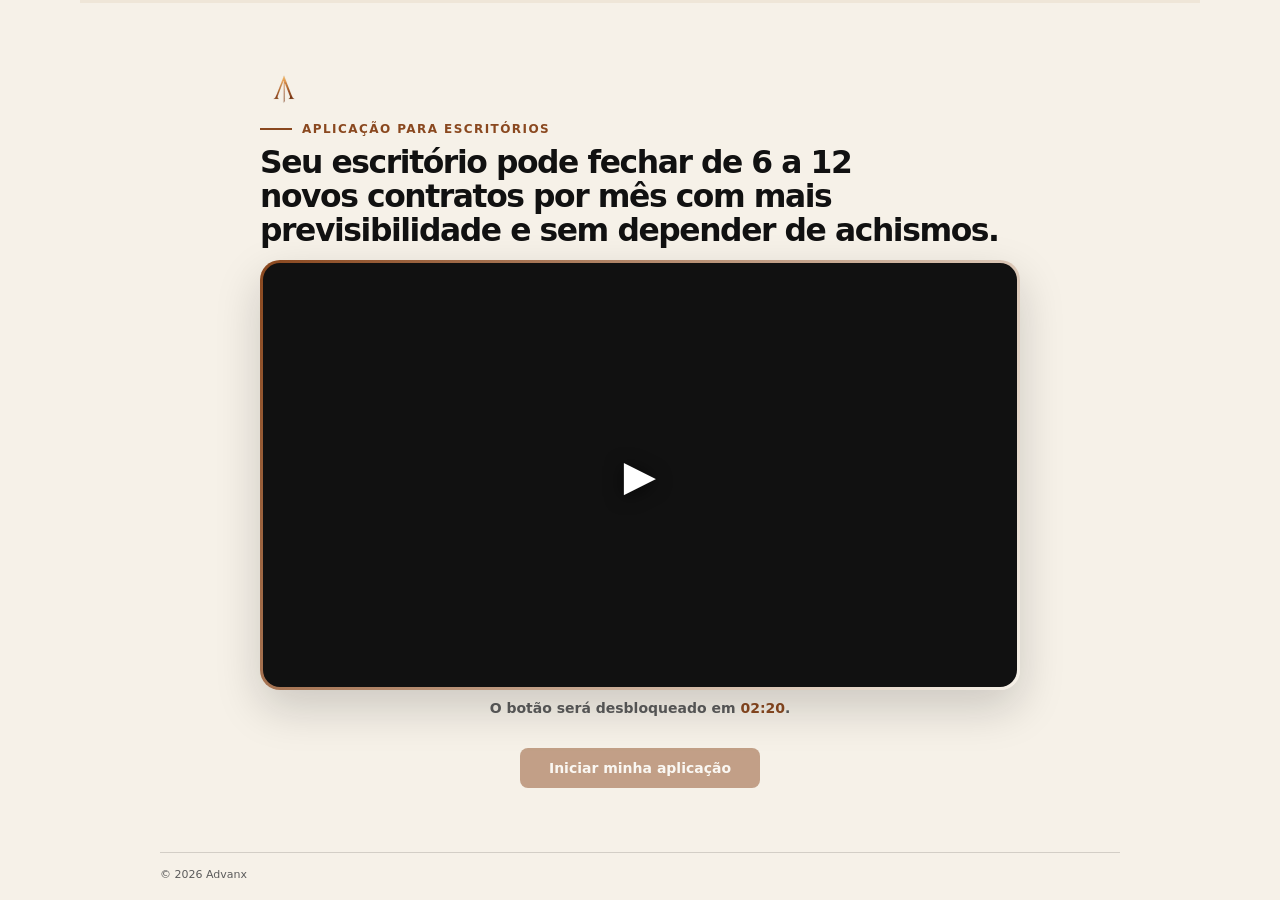
<file: aplicacao-previsibilidade-vsl/index.html>
<!doctype html>
<html lang="pt-BR">
<head>
  <meta name="viewport" content="width=device-width, initial-scale=1">
  <script defer src="/assets/form-db.js"></script>
  <script defer src="/assets/tracking.js"></script>
  <style>
    :root{
      --copper-700:#8A481F;--copper-600:#9B5427;--copper-500:#B56632;
      --cream-50:#F6F1E8;--cream-100:#EFE6D8;--warm-200:#D3CEC6;
      --slate-950:#111111;--slate-800:#262626;--slate-600:#5B5B5B;
      --white:#FFFFFF;--error:#9F2D25;--focus:rgba(164,95,43,.24);
      --font:system-ui,-apple-system,BlinkMacSystemFont,"Segoe UI",Roboto,Arial,sans-serif;
    }
    *{box-sizing:border-box}
    html{background:var(--cream-50);scroll-behavior:smooth}
    body{margin:0;height:100svh;height:100dvh;background:var(--cream-50);color:var(--slate-950);font-family:var(--font);overflow:hidden;-webkit-user-select:none;user-select:none}
    button,input{font:inherit}button{touch-action:manipulation}a{color:inherit}
    [hidden]{display:none!important}
    .shell{height:100%;display:grid;grid-template-rows:auto minmax(0,1fr) auto;overflow:hidden}
    .topbar{width:min(1120px,calc(100% - 48px));margin:0 auto;padding:24px 0 16px;display:flex;align-items:center;justify-content:space-between;gap:24px;border-bottom:1px solid var(--warm-200)}
    .brand{display:inline-flex;align-items:center;text-decoration:none}.brand img{display:block;width:auto;height:34px;object-fit:contain}
    .privacy-note{display:flex;align-items:center;gap:8px;color:var(--slate-600);font-size:13px;font-weight:600}.privacy-note svg{width:16px;height:16px;color:var(--copper-700)}
    .progress-track{width:min(1120px,calc(100% - 48px));height:3px;margin:0 auto;background:var(--cream-100);overflow:hidden}
    .progress-bar{height:100%;width:0;background:var(--copper-700);transition:width .28s ease}
    main{width:min(960px,calc(100% - 40px));min-height:0;margin:0 auto;padding:24px 0;display:grid;align-items:center;overflow-x:hidden;overflow-y:auto;overscroll-behavior-y:none}
    .stage{display:none;width:100%}.stage.active{display:block}
    .hero{display:block;width:min(700px,100%);margin:0 auto;padding:16px 0}
    .intro-brand{display:flex;align-items:center;margin-bottom:18px}.intro-brand img{display:block;width:48px;height:48px;object-fit:cover;border-radius:6px}
    .eyebrow{display:flex;align-items:center;gap:10px;margin:0 0 20px;color:var(--copper-700);font-size:12px;font-weight:800;letter-spacing:.12em;text-transform:uppercase}.eyebrow:before{content:"";width:32px;height:2px;background:var(--copper-700)}
    h1,h2,h3,p{margin-top:0}h1,h2{letter-spacing:-.045em;text-wrap:balance}
    h1{font-size:clamp(30px,3.6vw,36px);line-height:1.12;margin-bottom:14px;max-width:620px}
    h2{font-size:clamp(25px,3vw,34px);line-height:1.14;margin-bottom:10px;max-width:700px}
    .lead{font-size:15px;line-height:1.5;color:var(--slate-600);max-width:620px;margin-bottom:0}
    .hero .btn{margin-top:22px}
    .hero-aside{margin-top:16px;padding-left:14px;border-left:2px solid var(--copper-600);max-width:650px}
    .hero-aside h3{display:none}.hero-aside p{font-size:12px;line-height:1.45;color:var(--slate-600);margin-bottom:7px}.hero-aside p:last-child{margin:0}
    .content{width:min(820px,100%);margin:0 auto}.content.wide{width:min(980px,100%)}
    .surface{background:transparent;border:0;border-radius:0;padding:clamp(18px,2.5vw,28px) 0}
    .question-head{margin-bottom:20px}.helper{color:var(--slate-600);font-size:14px;line-height:1.5;margin:0;max-width:700px}
    .form-grid{display:grid;gap:20px}.field{position:relative}.field label{display:block;font-size:13px;font-weight:700;margin-bottom:8px;color:var(--slate-800)}
    .field input{width:100%;height:56px;border:1px solid var(--warm-200);border-radius:8px;background:var(--white);padding:0 16px;color:var(--slate-950);font-size:16px;transition:border-color .16s,box-shadow .16s}
    .field input:hover{border-color:var(--slate-600)}.field input:focus{border-color:var(--copper-700);box-shadow:0 0 0 4px var(--focus);outline:0}.field input::placeholder{color:#79736C}
    .field.invalid input{border-color:var(--error)}.error{display:none;color:var(--error);font-size:13px;font-weight:600;margin-top:7px}.field.invalid .error{display:block}
    .email-suggestions{position:absolute;z-index:20;left:0;right:0;top:100%;margin-top:6px;background:var(--white);border:1px solid var(--warm-200);border-radius:8px;padding:6px;box-shadow:0 12px 28px rgba(17,17,17,.12)}
    .suggestion-hint{padding:8px 10px 6px;color:var(--slate-600);font-size:12px}.email-option{width:100%;min-height:44px;padding:9px 10px;border:0;border-radius:6px;background:transparent;text-align:left;color:var(--slate-950);cursor:pointer}.email-option:hover,.email-option[aria-selected="true"]{background:var(--cream-100)}
    .options{display:grid;grid-template-columns:repeat(2,minmax(0,1fr));gap:10px}.options.areas{grid-template-columns:repeat(2,minmax(0,1fr))}
    .option{min-height:48px;border:1px solid var(--warm-200);border-radius:8px;background:var(--white);padding:10px 12px;text-align:left;font-size:14px;font-weight:650;color:var(--slate-800);cursor:pointer;display:flex;align-items:center;justify-content:space-between;gap:10px;transition:border-color .12s,background .12s,color .12s}
    .option:hover{border-color:var(--copper-600)}.option.selected{border-color:var(--copper-700);background:var(--cream-100);color:var(--slate-950)}
    .choice-mark{width:20px;height:20px;border:1px solid var(--warm-200);border-radius:5px;display:grid;place-items:center;color:transparent;flex:0 0 auto;font-size:12px}.option.selected .choice-mark{border-color:var(--copper-700);background:var(--copper-700);color:var(--white)}
    .selection-count{min-height:22px;margin:14px 0 0;color:var(--slate-600);font-size:13px;font-weight:600}
    .actions{display:flex;align-items:center;gap:12px;margin-top:22px}.btn{border:1px solid transparent;border-radius:8px;min-height:44px;padding:10px 18px;font-size:14px;font-weight:750;cursor:pointer;display:inline-flex;align-items:center;justify-content:center;gap:8px;transition:background .12s,border-color .12s,color .12s}
    .btn:focus-visible,.option:focus-visible,.date-option:focus-visible,.slot:focus-visible,.edit-link:focus-visible{outline:3px solid var(--focus);outline-offset:2px}
    .btn-primary{background:var(--copper-700);color:var(--white)}.btn-primary:hover{background:var(--copper-600)}
    .btn-secondary{background:var(--slate-950);color:var(--white)}.btn-secondary:hover{background:var(--slate-800)}
    .btn-ghost{min-height:40px;padding:8px 4px;background:transparent;color:var(--slate-600);border:0;font-size:12px;font-weight:600}.btn-ghost:hover{color:var(--slate-950);background:transparent}
    .btn[disabled]{opacity:.48;cursor:not-allowed}.status{min-height:22px;margin:14px 0 0;color:var(--slate-600);font-size:14px;font-weight:600}.status.error-text{color:var(--error)}
    .review-groups{margin-top:28px;border-top:1px solid var(--warm-200)}.review-group{padding:24px 0;border-bottom:1px solid var(--warm-200)}.review-group-head{display:flex;justify-content:space-between;gap:16px;align-items:center;margin-bottom:14px}.review-group h3{font-size:13px;letter-spacing:.08em;text-transform:uppercase;margin:0;color:var(--slate-600)}
    .review-row{display:grid;grid-template-columns:150px minmax(0,1fr) auto;gap:16px;align-items:start;padding:9px 0}.review-label{font-size:13px;font-weight:700;color:var(--slate-600)}.review-value{font-size:15px;line-height:1.5;overflow-wrap:anywhere}.edit-link{border:0;background:transparent;color:var(--copper-700);font-size:13px;font-weight:750;text-decoration:underline;text-underline-offset:3px;cursor:pointer;padding:4px}
    .schedule-layout{display:grid;grid-template-columns:minmax(260px,.72fr) minmax(320px,1fr);gap:16px;margin-top:18px}.calendar-panel,.slots-panel{border:1px solid var(--warm-200);border-radius:8px;background:var(--white);padding:18px}
    .available-dates{display:grid;gap:8px}.date-option{width:100%;min-height:52px;border:1px solid var(--warm-200);border-radius:7px;background:var(--white);padding:10px 12px;text-align:left;color:var(--slate-950);font-size:14px;font-weight:700;cursor:pointer}.date-option:hover{border-color:var(--copper-600)}.date-option.selected{background:var(--copper-700);border-color:var(--copper-700);color:var(--white)}
    .slots-panel h3{font-size:17px;margin-bottom:5px}.slots-helper{color:var(--slate-600);font-size:13px;line-height:1.45;margin-bottom:14px}.lead-identity{display:grid;gap:7px;padding:12px;margin:0 0 14px;background:var(--cream-50);border-radius:6px}.lead-identity p{margin:0;font-size:12px;line-height:1.4;color:var(--slate-600)}.lead-identity strong{color:var(--slate-950);font-weight:700}.slots{display:grid;grid-template-columns:repeat(3,minmax(0,1fr));gap:7px}.slot{min-height:42px;border:1px solid var(--warm-200);border-radius:7px;background:var(--white);color:var(--slate-950);font-size:13px;font-weight:700;cursor:pointer}.slot:hover{border-color:var(--copper-600)}.slot.selected{background:var(--slate-950);border-color:var(--slate-950);color:var(--white)}
    .calendar-state{min-height:24px;margin-top:16px;color:var(--slate-600);font-size:13px}.empty{padding:24px 0;color:var(--slate-600);font-size:14px;line-height:1.6}.booking-summary{margin-top:18px;padding:14px;border-left:3px solid var(--copper-700);background:var(--cream-100);font-size:14px;font-weight:650;line-height:1.5}
    .success{text-align:center;width:min(720px,100%);margin:0 auto}.success-mark{width:64px;height:64px;margin:0 auto 24px;border-radius:12px;background:var(--slate-950);color:var(--white);display:grid;place-items:center;font-size:28px;border-bottom:4px solid var(--copper-600)}.success-card{margin:28px auto 0;border:1px solid var(--warm-200);border-radius:10px;background:var(--white);padding:24px;text-align:left}.success-card strong{display:block;font-size:17px;margin-bottom:6px}.success-card p{color:var(--slate-600);line-height:1.6;margin-bottom:20px}.success-card .btn{width:100%}
    footer{width:min(960px,calc(100% - 40px));margin:0 auto;padding:14px 0 18px;border-top:1px solid var(--warm-200);color:var(--slate-600);font-size:11px;line-height:1.4}
    .sr-only{position:absolute;width:1px;height:1px;padding:0;margin:-1px;overflow:hidden;clip:rect(0,0,0,0);white-space:nowrap;border:0}
    @media(max-width:900px){.schedule-layout{grid-template-columns:1fr}.content.wide{width:min(760px,100%)}}
    @media(max-width:600px){.progress-track{width:100%}main,footer{width:calc(100% - 48px)}main{padding:6px 0}.stage.active:not([data-step="2"]):not([data-step="6"]):not([data-step="7"]){transform:translateY(-4svh)}.stage.active[data-step="2"]{transform:none}.stage.active[data-step="0"]{transform:none!important}.hero{padding:4px 0}.intro-brand{margin-bottom:8px}.intro-brand img{width:40px;height:40px}.eyebrow{margin-bottom:10px;font-size:10px}.eyebrow:before{width:18px}h1{font-size:clamp(23px,6.3vw,26px);line-height:1.08;margin-bottom:10px}h2{font-size:23px;line-height:1.12}.lead{font-size:14px;line-height:1.46}.hero-aside{margin-top:12px;padding-left:12px}.hero-aside p{font-size:12px;line-height:1.42}.hero .btn{margin-top:14px}.surface{padding:10px 0}.question-head{margin-bottom:14px}.options,.options.areas{grid-template-columns:1fr;gap:6px}.option{min-height:40px;padding:7px 10px;font-size:13px}.choice-mark{width:18px;height:18px}.selection-count,.status{margin-top:8px}.actions{margin-top:12px;padding:0;background:transparent;border:0}.actions .btn-primary,.actions .btn-secondary{flex:1}.schedule-layout{grid-template-columns:1fr;gap:10px;margin-top:12px}.calendar-panel,.slots-panel{padding:12px}.date-option{min-height:44px;padding:8px 10px;font-size:13px}.slots{grid-template-columns:repeat(3,1fr)}footer{padding:8px 0 10px}.keyboard{display:none}}
    @media(max-width:600px) and (min-height:720px){.stage.active:not([data-step="2"]):not([data-step="6"]):not([data-step="7"]){transform:translateY(-8svh)}}
    @media(max-width:350px){.slots{grid-template-columns:repeat(2,1fr)}h1{font-size:23px}}
    @media(prefers-reduced-motion:reduce){*{scroll-behavior:auto!important;animation-duration:.01ms!important;transition-duration:.01ms!important}}

    .vsl-hero{width:min(840px,100%);margin:0 auto;padding:16px 0}.vsl-hero h1{max-width:720px;font-size:clamp(26px,3vw,32px)}.vsl-frame{position:relative;cursor:pointer;border-radius:20px;padding:3px;background:linear-gradient(120deg,#8A481F,#F6F1E8,#B56632,#111);background-size:300% 300%;animation:vslBorder 5s linear infinite;box-shadow:0 18px 45px rgba(17,17,17,.18)}@keyframes vslBorder{to{background-position:300% 0}}.vsl-frame video{display:block;width:100%;aspect-ratio:16/9;object-fit:cover;border-radius:17px;background:#111}.vsl-play-indicator{position:absolute;inset:0;display:grid;place-items:center;color:#fff;font-size:42px;text-shadow:0 2px 18px rgba(0,0,0,.65);pointer-events:none;transition:opacity .15s}.vsl-frame.is-playing .vsl-play-indicator{opacity:0}.vsl-countdown{text-align:center;color:var(--slate-600);font-size:14px;font-weight:650;margin:18px 0}.vsl-countdown strong{color:var(--copper-700);font-variant-numeric:tabular-nums}.vsl-continue{display:flex;justify-content:center}.vsl-continue .btn{min-width:240px}@media(min-width:601px){main.vsl-main{overflow-y:hidden;padding:10px 0}.vsl-hero{width:min(760px,100%);padding:0}.vsl-hero .intro-brand{margin-bottom:8px}.vsl-hero .eyebrow{margin-bottom:10px}.vsl-hero h1{max-width:760px;font-size:clamp(28px,2.45vw,36px);line-height:1.08;margin-bottom:12px}.vsl-frame{width:100%;margin:0}.vsl-countdown{margin:10px 0}.vsl-continue{justify-content:center}.vsl-continue .btn{min-height:40px}}@media(max-width:600px){main.vsl-main{width:calc(100% - 24px);align-items:start;padding-top:12px}.vsl-hero{width:100%;padding:0;text-align:center}.vsl-hero .intro-brand{justify-content:center;margin-bottom:10px}.vsl-hero .eyebrow{justify-content:center;margin-bottom:12px;font-size:11px}.vsl-hero h1{max-width:360px;font-size:clamp(21px,5.8vw,24px);line-height:1.1;margin:0 auto 18px}.vsl-frame{width:calc(100% + 16px);margin-left:-8px;border-radius:16px;padding:2px}.vsl-frame video{border-radius:14px}.vsl-countdown{margin:16px 0;font-size:15px}.vsl-continue .btn{min-width:280px;min-height:52px;font-size:16px}}
  </style>
  <link rel="icon" type="image/png" href="https://res.cloudinary.com/dmf4bqbdd/image/upload/v1784400742/Logo_Advanx_IA_Transparante_v3_kgirrz.png">
</head>
<body>
<!-- Google Tag Manager (noscript) -->
<noscript><iframe src="https://www.googletagmanager.com/ns.html?id=GTM-KXPZNRHK" height="0" width="0" style="display:none;visibility:hidden"></iframe></noscript>
<!-- End Google Tag Manager (noscript) -->

  <noscript><img height="1" width="1" style="display:none" alt="" src="https://www.facebook.com/tr?id=502759528362336&ev=PageView&noscript=1"></noscript>
  <div class="shell">
    <div class="progress-track" role="progressbar" aria-label="Progresso da aplicação" aria-valuemin="0" aria-valuemax="5" aria-valuenow="0"><div class="progress-bar" id="progress"></div></div>
    <main id="main" class="vsl-main">
      <section class="stage active" data-step="0" aria-labelledby="hero-title">
        <div class="hero vsl-hero">
          <div class="intro-brand"><img src="logo-advanx-96.webp" width="48" height="48" alt="Advanx" fetchpriority="high" decoding="async"></div>
          <div class="eyebrow">Aplicação para escritórios</div>
          <h1 id="hero-title">Seu escritório pode fechar de 6 a 12 novos contratos por mês com mais previsibilidade e sem depender de achismos.</h1>
          <div class="vsl-frame" id="vslToggle" role="button" tabindex="0" aria-label="Tocar ou pausar vídeo"><video id="vslVideo" preload="metadata" playsinline><source src="https://res.cloudinary.com/dmf4bqbdd/video/upload/v1787534950/mini_vsl_adv_qdp6ct.mp4" type="video/mp4"></video><span class="vsl-play-indicator" id="vslPlayIndicator" aria-hidden="true">▶</span></div>
          <p class="vsl-countdown" id="vslCountdown" aria-live="polite">O botão será desbloqueado em <strong>02:20</strong>.</p>
          <div class="vsl-continue"><button class="btn btn-primary" type="button" id="startBtn" disabled>Iniciar minha aplicação</button></div>
        </div>
      </section>

      <section class="stage content" data-step="1" aria-labelledby="contact-title">
        <div class="surface">
          <div class="question-head"><h2 id="contact-title">Como podemos falar com você?</h2><p class="helper">Usaremos esses dados para identificar sua aplicação e enviar as informações do agendamento.</p></div>
          <form class="form-grid" id="contactForm" novalidate>
            <div class="field" id="fieldName"><label for="name">Qual é o seu nome completo?</label><input id="name" name="name" type="text" autocomplete="name" placeholder="Digite seu nome completo" required maxlength="120" aria-describedby="nameError"><div class="error" id="nameError">Informe seu nome e sobrenome.</div></div>
            <div class="field" id="fieldPhone"><label for="phone">Qual é o seu WhatsApp?</label><input id="phone" name="phone" type="tel" inputmode="tel" autocomplete="tel" placeholder="(71) 99999 9999" required maxlength="16" aria-describedby="phoneError"><div class="error" id="phoneError">Confira o número e informe um WhatsApp válido com DDD.</div></div>
            <div class="field" id="fieldEmail"><label for="email">Qual email devemos usar para enviar o convite?</label><input id="email" name="email" type="email" inputmode="email" autocomplete="email" autocapitalize="none" spellcheck="false" placeholder="voce@escritorio.com.br" required maxlength="160" aria-describedby="emailError" aria-autocomplete="list" aria-controls="emailSuggestions" aria-expanded="false"><div class="email-suggestions" id="emailSuggestions" role="listbox" aria-label="Sugestões de email" hidden></div><div class="error" id="emailError">Confira o endereço e informe um email válido.</div></div>
            <div class="field sr-only" aria-hidden="true"><label for="website">Website</label><input id="website" name="website" type="text" tabindex="-1" autocomplete="off"></div>
          </form>
          <div class="actions"><button class="btn btn-ghost" type="button" data-back>Voltar</button><button class="btn btn-primary" type="button" id="contactNext">Continuar</button></div>
        </div>
      </section>

      <section class="stage content" data-step="2" aria-labelledby="areas-title">
        <div class="surface"><div class="question-head"><h2 id="areas-title">Qual é a sua especialidade?</h2><p class="helper">Conte em qual área, mercado ou serviço você atua.</p></div>
          <div class="field" id="fieldSpecialty"><label for="specialty">Sua especialidade</label><input id="specialty" name="specialty" type="text" autocomplete="organization-title" placeholder="Ex.: Clínica odontológica, consultoria B2B, imobiliária" required maxlength="160" aria-describedby="specialtyError"><div class="error" id="specialtyError">Informe sua especialidade.</div></div>
          <div class="actions"><button class="btn btn-ghost" type="button" data-back>Voltar</button><button class="btn btn-primary" type="button" id="areasNext">Continuar</button></div>
        </div>
      </section>

      <section class="stage content" data-step="3" aria-labelledby="team-title">
        <div class="surface"><div class="question-head"><h2 id="team-title">Quantas pessoas trabalham com você?</h2><p class="helper">Inclua sócios, colaboradores e demais integrantes da equipe.</p></div>
          <div class="options" id="teamOptions" role="radiogroup" aria-label="Quantidade de pessoas no escritório"><button class="option" type="button" data-value="1 pessoa" role="radio" aria-checked="false">Somente eu <span class="choice-mark">✓</span></button><button class="option" type="button" data-value="2 pessoas" role="radio" aria-checked="false">2 pessoas <span class="choice-mark">✓</span></button><button class="option" type="button" data-value="3 a 5 pessoas" role="radio" aria-checked="false">De 3 a 5 pessoas <span class="choice-mark">✓</span></button><button class="option" type="button" data-value="6 a 10 pessoas" role="radio" aria-checked="false">De 6 a 10 pessoas <span class="choice-mark">✓</span></button><button class="option" type="button" data-value="Mais de 10 pessoas" role="radio" aria-checked="false">Mais de 10 pessoas <span class="choice-mark">✓</span></button></div>
          <div class="status" id="teamStatus" aria-live="polite"></div><div class="actions"><button class="btn btn-ghost" type="button" data-back>Voltar</button><button class="btn btn-primary" type="button" id="teamNext" disabled>Continuar</button></div>
        </div>
      </section>

      <section class="stage content" data-step="4" aria-labelledby="revenue-title">
        <div class="surface"><div class="question-head"><h2 id="revenue-title">Qual é o faturamento mensal aproximado?</h2><p class="helper">Uma estimativa é suficiente.</p></div>
          <div class="options" id="revenueOptions" role="radiogroup" aria-label="Faturamento mensal"><button class="option" type="button" data-value="Menos de R$ 5 mil" data-qualified="false" role="radio" aria-checked="false">Menos de R$ 5 mil <span class="choice-mark">✓</span></button><button class="option" type="button" data-value="De R$ 5 mil a menos de R$ 10 mil" data-qualified="false" role="radio" aria-checked="false">De R$ 5 mil a menos de R$ 10 mil <span class="choice-mark">✓</span></button><button class="option" type="button" data-value="De R$ 10 mil a menos de R$ 20 mil" data-qualified="true" role="radio" aria-checked="false">De R$ 10 mil a menos de R$ 20 mil <span class="choice-mark">✓</span></button><button class="option" type="button" data-value="De R$ 20 mil a menos de R$ 50 mil" data-qualified="true" role="radio" aria-checked="false">De R$ 20 mil a menos de R$ 50 mil <span class="choice-mark">✓</span></button><button class="option" type="button" data-value="De R$ 50 mil a menos de R$ 100 mil" data-qualified="true" role="radio" aria-checked="false">De R$ 50 mil a menos de R$ 100 mil <span class="choice-mark">✓</span></button><button class="option" type="button" data-value="Acima de R$ 100 mil" data-qualified="true" role="radio" aria-checked="false">Acima de R$ 100 mil <span class="choice-mark">✓</span></button></div>
          <div id="investmentQuestion" hidden><div class="question-head" style="margin-top:24px"><h3>Você consegue investir inicialmente entre R$ 2.000 e R$ 3.000 mensais na sua estrutura?</h3></div><div class="options" id="investmentOptions" role="radiogroup" aria-label="Capacidade de investimento inicial"><button class="option" type="button" data-value="Sim" role="radio" aria-checked="false">Sim <span class="choice-mark">✓</span></button><button class="option" type="button" data-value="Não" role="radio" aria-checked="false">Não <span class="choice-mark">✓</span></button></div></div>
          <div class="status" id="revenueStatus" aria-live="polite"></div><div class="actions"><button class="btn btn-ghost" type="button" data-back>Voltar</button><button class="btn btn-primary" type="button" id="submitLead" disabled>Enviar</button></div>
        </div>
      </section>

      <section class="stage content wide" data-step="6" aria-labelledby="schedule-title">
        <div class="surface"><div class="question-head"><h2 id="schedule-title">Escolha um horário</h2><p class="helper">Selecione uma data e depois um horário.</p></div>
          <div class="schedule-layout">
            <div class="calendar-panel"><h3>Datas disponíveis</h3><div class="available-dates" id="availableDates" role="radiogroup" aria-label="Datas disponíveis"></div><div class="calendar-state" id="calendarState" aria-live="polite">Carregando.</div></div>
            <div class="slots-panel"><h3 id="slotsTitle">Escolha uma data</h3><p class="slots-helper" id="slotsHelper">Selecione uma das datas disponíveis.</p><div class="lead-identity" id="leadIdentity" hidden><p><strong>Nome:</strong> <span id="identityName"></span></p><p><strong>Email:</strong> <span id="identityEmail"></span></p><p><strong>Telefone:</strong> <span id="identityPhone"></span></p></div><div class="slots" id="slots"></div><div class="booking-summary" id="bookingSummary" hidden></div><div class="status" id="bookingStatus" aria-live="polite"></div></div>
          </div>
          <div class="actions"><button class="btn btn-secondary" type="button" id="confirmBooking" disabled>Agendar</button></div>
        </div>
      </section>

      <section class="stage success" data-step="7" aria-labelledby="success-title"><div class="success-mark" aria-hidden="true">✓</div><div class="eyebrow" style="justify-content:center">Agendamento confirmado</div><h2 id="success-title">Sua conversa com a Advanx está agendada.</h2><p class="lead" style="margin-inline:auto">Enviaremos as informações da conversa para o email informado.</p><div class="success-card"><strong id="finalDate"></strong><p id="finalEmail"></p><a class="btn btn-secondary" id="whatsappBtn" target="_blank" rel="noopener" href="https://wa.me/5571981897865">Falar com a equipe no WhatsApp</a></div></section>
    </main>
    <footer>© 2026 Advanx</footer>
  </div>
  <script>
    const API={availability:'https://n8n.advfunnel.com.br/webhook/agenda-aplicacao-previsibilidade-7f343841',booking:'https://n8n.advfunnel.com.br/webhook/agendar-aplicacao-previsibilidade-7f343841'};
    const ZONE='America/Sao_Paulo';
    const submissionId=sessionStorage.getItem('advanx_submission_id')||(crypto.randomUUID?crypto.randomUUID():`${Date.now()}-${Math.random().toString(16).slice(2)}`);
    const state={step:0,name:'',phone:'',email:'',areas:[],team:'',revenue:'',investmentCapacity:'',qualified:false,leadId:null,selectedDate:null,selectedSlot:null,releasedDates:[],slots:[],calendarMonth:new Date(),loadRequest:0,navVersion:0,submissionId,startedAt:Date.now(),leadEventSent:sessionStorage.getItem('advanx_lead_event_id')===submissionId};
    const stages=[...document.querySelectorAll('.stage')],progress=document.getElementById('progress'),progressWrap=document.querySelector('.progress-track');
    sessionStorage.setItem('advanx_submission_id',submissionId);
    function track(name,params={}){const eventName=name==='ViewContent'?'view_content':name==='Lead'?'generate_lead':name==='Schedule'?'schedule':String(name).toLowerCase();window.AdvanxTracking?.emit(eventName,{...params,form_id:'aplicacao-previsibilidade-vsl'});}
    function escapeHtml(value){return String(value).replace(/[&<>"']/g,char=>({'&':'&amp;','<':'&lt;','>':'&gt;','"':'&quot;',"'":'&#39;'}[char]))}
    function showStep(step){state.navVersion++;state.step=step;stages.forEach(s=>s.classList.toggle('active',Number(s.dataset.step)===step));const shown=step>=6?5:step;progress.style.width=`${shown/5*100}%`;progressWrap.setAttribute('aria-valuenow',String(shown));window.scrollTo({top:0,behavior:'smooth'});const active=stages.find(s=>Number(s.dataset.step)===step);requestAnimationFrame(()=>active?.querySelector('h1,h2,input,button')?.focus({preventScroll:true}));history.replaceState(null,'',step?`#aplicacao-${step}`:location.pathname+location.search)}
    function params(){const p=new URLSearchParams(location.search);return{fonte:p.get('utm_source')||p.get('source')||'direto',meio:p.get('utm_medium')||'',campanha:p.get('utm_campaign')||'',anuncio:p.get('utm_content')||'',posicionamento:p.get('placement')||'',fbclid:p.get('fbclid')||'',gclid:p.get('gclid')||''}}
    function phoneDigits(v){return v.replace(/\D/g,'').replace(/^55(?=\d{10,11}$)/,'')}function normalizePhone(v){const d=phoneDigits(v);return d.length>=10?`+55${d}`:''}function formatPhone(v){const d=phoneDigits(v).slice(0,11);if(d.length<=2)return d;if(d.length<=7)return`(${d.slice(0,2)}) ${d.slice(2)}`;if(d.length<=10)return`(${d.slice(0,2)}) ${d.slice(2,6)} ${d.slice(6)}`;return`(${d.slice(0,2)}) ${d.slice(2,7)} ${d.slice(7)}`}
    function validName(v){return v.trim().split(/\s+/).length>=2&&v.trim().length>=5}function validEmail(v){return/^[^\s@]+@[^\s@]+\.[^\s@]{2,}$/.test(v.trim())}
    function signature(){return JSON.stringify({name:state.name,phone:state.phone,email:state.email,areas:[...state.areas].sort(),team:state.team,revenue:state.revenue,investmentCapacity:state.investmentCapacity})}
    function invalidateSaved(){state.selectedDate=null;state.selectedSlot=null;state.slots=[];state.releasedDates=[]}
    const vslVideo=document.getElementById('vslVideo'),vslToggle=document.getElementById('vslToggle'),vslCountdown=document.getElementById('vslCountdown'),VSL_UNLOCK_SECONDS=140;function updateVslGate(){const watched=Math.min(VSL_UNLOCK_SECONDS,Math.floor(vslVideo.currentTime||0)),remaining=Math.max(0,VSL_UNLOCK_SECONDS-watched),min=String(Math.floor(remaining/60)).padStart(2,'0'),sec=String(remaining%60).padStart(2,'0');vslCountdown.innerHTML=remaining?`O botão será desbloqueado em <strong>${min}:${sec}</strong>.`:'Vídeo assistido. Você já pode iniciar a aplicação.';document.getElementById('startBtn').disabled=remaining>0}function toggleVsl(){vslVideo.paused?vslVideo.play():vslVideo.pause()}vslToggle.addEventListener('click',toggleVsl);vslToggle.addEventListener('keydown',e=>{if(e.key==='Enter'||e.key===' '){e.preventDefault();toggleVsl()}});vslVideo.addEventListener('timeupdate',updateVslGate);vslVideo.addEventListener('loadedmetadata',updateVslGate);vslVideo.addEventListener('play',()=>{vslToggle.classList.add('is-playing');window.AdvanxTracking?.emit('video_play',{form_id:'aplicacao-previsibilidade-vsl'})});vslVideo.addEventListener('pause',()=>vslToggle.classList.remove('is-playing'));document.getElementById('startBtn').addEventListener('click',()=>{track('ViewContent',{content_name:'Aplicação Previsibilidade VSL'});window.AdvanxTracking?.emit('form_start',{form_id:'aplicacao-previsibilidade-vsl',submission_id:submissionId});showStep(1)});
    document.querySelectorAll('[data-back]').forEach(btn=>btn.addEventListener('click',()=>showStep(Math.max(0,state.step-1))));
    const phone=document.getElementById('phone');phone.addEventListener('input',e=>{e.target.value=formatPhone(e.target.value)});
    const emailInput=document.getElementById('email'),emailList=document.getElementById('emailSuggestions'),domains=['gmail.com','outlook.com','hotmail.com','icloud.com','yahoo.com.br'];let emailIndex=-1;
    function hideEmailSuggestions(){emailList.hidden=true;emailInput.setAttribute('aria-expanded','false');emailIndex=-1}
    function renderEmailSuggestions(){const value=emailInput.value.trim();const at=value.indexOf('@');if(at<=0||value.indexOf('@',at+1)!==-1){hideEmailSuggestions();return}const local=value.slice(0,at),prefix=value.slice(at+1).toLowerCase();if(prefix.includes('.')){hideEmailSuggestions();return}const matches=domains.filter(d=>d.startsWith(prefix)).slice(0,5);if(!matches.length){hideEmailSuggestions();return}const safeLocal=escapeHtml(local);emailList.innerHTML='<div class="suggestion-hint">Escolha um provedor ou continue digitando</div>'+matches.map((d,i)=>`<button class="email-option" type="button" role="option" aria-selected="false" data-index="${i}" data-email="${safeLocal}@${d}">${safeLocal}@${d}</button>`).join('');emailList.hidden=false;emailInput.setAttribute('aria-expanded','true');emailList.querySelectorAll('.email-option').forEach(btn=>btn.addEventListener('mousedown',e=>{e.preventDefault();emailInput.value=btn.dataset.email;hideEmailSuggestions();emailInput.focus()}))}
    emailInput.addEventListener('input',renderEmailSuggestions);emailInput.addEventListener('blur',()=>setTimeout(hideEmailSuggestions,120));emailInput.addEventListener('keydown',e=>{if(emailList.hidden)return;const opts=[...emailList.querySelectorAll('.email-option')];if(e.key==='ArrowDown'||e.key==='ArrowUp'){e.preventDefault();emailIndex=(emailIndex+(e.key==='ArrowDown'?1:-1)+opts.length)%opts.length;opts.forEach((o,i)=>o.setAttribute('aria-selected',String(i===emailIndex)))}else if(e.key==='Enter'&&emailIndex>=0){e.preventDefault();emailInput.value=opts[emailIndex].dataset.email;hideEmailSuggestions()}else if(e.key==='Escape')hideEmailSuggestions()});
    function validateContact(){const name=document.getElementById('name').value.trim(),rawPhone=phone.value,email=emailInput.value.trim().toLowerCase();const checks=[['fieldName',validName(name)],['fieldPhone',phoneDigits(rawPhone).length>=10],['fieldEmail',validEmail(email)]];checks.forEach(([id,ok])=>{const f=document.getElementById(id);f.classList.toggle('invalid',!ok);f.querySelector('input').setAttribute('aria-invalid',String(!ok))});if(!checks.every(x=>x[1]))return false;const before=signature();state.name=name;state.phone=normalizePhone(rawPhone);state.email=email;if(before!==signature())invalidateSaved();return true}
    document.getElementById('contactNext').addEventListener('click',()=>{if(validateContact())showStep(2)});document.getElementById('contactForm').addEventListener('submit',e=>{e.preventDefault();document.getElementById('contactNext').click()});document.getElementById('contactForm').addEventListener('keydown',e=>{if(e.key==='Enter'&&emailList.hidden){e.preventDefault();document.getElementById('contactNext').click()}});
    function validateSpecialty(){const input=document.getElementById('specialty'),value=input.value.trim(),field=document.getElementById('fieldSpecialty'),valid=value.length>=2;field.classList.toggle('invalid',!valid);input.setAttribute('aria-invalid',String(!valid));if(!valid)return false;const before=signature();state.areas=[value];if(before!==signature())invalidateSaved();return true}
    document.getElementById('areasNext').addEventListener('click',()=>{state.navVersion++;if(validateSpecialty())showStep(3)});
    document.getElementById('specialty').addEventListener('keydown',event=>{if(event.key==='Enter'){event.preventDefault();document.getElementById('areasNext').click()}});
    function setupSingle(containerId,key,nextStep,nextId,statusId,autoAdvance=true){document.querySelectorAll(`#${containerId} .option`).forEach(btn=>btn.addEventListener('click',()=>{state.navVersion++;const version=state.navVersion;document.querySelectorAll(`#${containerId} .option`).forEach(o=>{o.classList.remove('selected');o.setAttribute('aria-checked','false')});btn.classList.add('selected');btn.setAttribute('aria-checked','true');state[key]=btn.dataset.value;if(key==='revenue'){state.qualified=btn.dataset.qualified==='true';state.investmentCapacity='';const needsInvestment=!state.qualified;document.getElementById('investmentQuestion').hidden=!needsInvestment;document.querySelectorAll('#investmentOptions .option').forEach(o=>{o.classList.remove('selected');o.setAttribute('aria-checked','false')});document.getElementById(nextId).disabled=needsInvestment}else document.getElementById(nextId).disabled=false;invalidateSaved();document.getElementById(statusId).textContent=`${btn.dataset.value} selecionado.`;if(autoAdvance)setTimeout(()=>{if(version===state.navVersion&&state.step===nextStep-1)showStep(nextStep)},280)}))}
    setupSingle('teamOptions','team',4,'teamNext','teamStatus',true);setupSingle('revenueOptions','revenue',5,'submitLead','revenueStatus',false);
    document.querySelectorAll('#investmentOptions .option').forEach(btn=>btn.addEventListener('click',()=>{document.querySelectorAll('#investmentOptions .option').forEach(o=>{o.classList.remove('selected');o.setAttribute('aria-checked','false')});btn.classList.add('selected');btn.setAttribute('aria-checked','true');state.investmentCapacity=btn.dataset.value;document.getElementById('submitLead').disabled=false;}));
    document.getElementById('teamNext').addEventListener('click',()=>{state.navVersion++;if(state.team)showStep(4)});
    async function postJson(url,body,timeout=20000){const controller=new AbortController(),timer=setTimeout(()=>controller.abort(),timeout);try{const response=await fetch(url,{method:'POST',headers:{'Content-Type':'application/json'},body:JSON.stringify(body),signal:controller.signal});const text=await response.text();let data={};try{data=text?JSON.parse(text):{}}catch(_){data={}}if(!response.ok||data.ok!==true){const error=new Error(response.status===409?'Esse horário não está mais disponível. Escolha outra opção.':'Não foi possível concluir agora.');error.status=response.status;throw error}return data}finally{clearTimeout(timer)}}
    async function saveLeadDirect(){const db=window.ADVANX_FORM_DB;if(!db?.url||!db?.anonKey)throw new Error('Configuração de captura indisponível.');const attribution=params(),headers={apikey:db.anonKey,Authorization:`Bearer ${db.anonKey}`,'Content-Type':'application/json',Prefer:'return=representation'};const payload={nome:state.name,telefone:state.phone,email:state.email,area:state.areas.join(', '),nicho:'Empresarial',colaborador:state.team,faturamento:state.revenue,consegue_investir:state.investmentCapacity,empresa_fonte:'Advanx',origem:'Formulário Aplicação Empresas',funil_lead:'Aplicação Empresas',pipeline_type:'CAPTACAO_PREVISIBILIDADE',kanban_stage:'OPORTUNIDADE',tipo_lead:'inbound',fonte:attribution.fonte,utm_medium:attribution.meio,campanha:attribution.campanha,conjunto:attribution.meio,anuncio:attribution.anuncio,posicionamento:attribution.posicionamento,fbclid:attribution.fbclid,gclid:attribution.gclid,submission_id:submissionId,ia_active:true,updated_at:new Date().toISOString()};const base=`${db.url}/rest/v1/dados_cliente`;const lookup=await fetch(`${base}?select=id&submission_id=eq.${encodeURIComponent(submissionId)}&limit=1`,{headers});if(!lookup.ok)throw new Error('Não foi possível validar o envio.');const existing=await lookup.json();let response;if(existing.length){response=await fetch(`${base}?id=eq.${encodeURIComponent(existing[0].id)}`,{method:'PATCH',headers,body:JSON.stringify(payload)})}else{payload.created_at=new Date().toISOString();response=await fetch(base,{method:'POST',headers,body:JSON.stringify(payload)})}if(!response.ok)throw new Error('Não foi possível salvar a aplicação.');const rows=await response.json();return{ok:true,lead_id:(rows[0]||existing[0]).id};}
    document.getElementById('submitLead').addEventListener('click',async()=>{const btn=document.getElementById('submitLead'),status=document.getElementById('revenueStatus');if(!state.revenue)return;btn.disabled=true;btn.textContent='Enviando...';status.className='status';status.textContent='Enviando.';try{const data=await saveLeadDirect();state.leadId=data.lead_id;if(state.qualified&&!state.leadEventSent){track('Lead',{content_name:'Aplicação Previsibilidade',currency:'BRL',value:10},{eventID:submissionId});state.leadEventSent=true;sessionStorage.setItem('advanx_lead_event_id',submissionId)}showStep(6);loadAvailability()}catch(error){status.className='status error-text';status.textContent=error.name==='AbortError'?'A conexão demorou. Tente novamente.':'Não foi possível enviar. Tente novamente.'}finally{btn.disabled=false;btn.textContent='Enviar'}});
    function localParts(iso){const out={};for(const p of new Intl.DateTimeFormat('en-US',{timeZone:ZONE,year:'numeric',month:'2-digit',day:'2-digit',weekday:'short',hour:'2-digit',minute:'2-digit',hourCycle:'h23'}).formatToParts(new Date(iso)))if(p.type!=='literal')out[p.type]=p.value;return out}function dateKey(iso){const p=localParts(iso);return`${p.year}-${p.month}-${p.day}`}function minimumBookingStart(){return new Date(Date.now()+30*60*1000)}function validSlot(slot){const p=localParts(slot.inicio_janela),hour=Number(p.hour),minute=Number(p.minute);return minute===0&&(p.weekday==='Sat'?hour>=9&&hour<=11:p.weekday!=='Sun'&&hour>=10&&hour<=19)&&new Date(slot.inicio_janela)>=minimumBookingStart()}
    function monthKey(d){return`${d.getFullYear()}-${String(d.getMonth()+1).padStart(2,'0')}`}function parseDateKey(key){const[y,m,d]=key.split('-').map(Number);return new Date(y,m-1,d,12)}function formatMonth(d){const text=new Intl.DateTimeFormat('pt-BR',{month:'long',year:'numeric'}).format(d);return text.charAt(0).toUpperCase()+text.slice(1)}function longDate(key){return new Intl.DateTimeFormat('pt-BR',{weekday:'long',day:'2-digit',month:'long'}).format(parseDateKey(key))}function timeTitle(iso){return new Intl.DateTimeFormat('pt-BR',{timeZone:ZONE,hour:'2-digit',minute:'2-digit'}).format(new Date(iso))}function fullDate(iso){return new Intl.DateTimeFormat('pt-BR',{timeZone:ZONE,weekday:'long',day:'2-digit',month:'long',hour:'2-digit',minute:'2-digit'}).format(new Date(iso))}
    function renderAvailableDates(){const box=document.getElementById('availableDates');box.innerHTML='';state.releasedDates.forEach(key=>{const btn=document.createElement('button');btn.type='button';btn.className='date-option';btn.setAttribute('role','radio');btn.setAttribute('aria-checked',String(key===state.selectedDate));btn.textContent=longDate(key);if(key===state.selectedDate)btn.classList.add('selected');btn.addEventListener('click',()=>selectDate(key));box.appendChild(btn)})}
    function selectDate(key){state.selectedDate=key;state.selectedSlot=null;renderAvailableDates();const daySlots=state.slots.filter(s=>dateKey(s.inicio_janela)===key);document.getElementById('slotsTitle').textContent=longDate(key);document.getElementById('slotsHelper').textContent='Selecione um horário.';document.getElementById('identityName').textContent=state.name;document.getElementById('identityEmail').textContent=state.email;document.getElementById('identityPhone').textContent=formatPhone(state.phone);document.getElementById('leadIdentity').hidden=false;const box=document.getElementById('slots');box.innerHTML='';daySlots.forEach(slot=>{const btn=document.createElement('button');btn.type='button';btn.className='slot';btn.textContent=timeTitle(slot.inicio_janela);btn.addEventListener('click',()=>selectSlot(btn,slot.inicio_janela));box.appendChild(btn)});document.getElementById('bookingSummary').hidden=true;document.getElementById('confirmBooking').disabled=true}
    function selectSlot(btn,iso){document.querySelectorAll('.slot').forEach(x=>x.classList.remove('selected'));btn.classList.add('selected');state.selectedSlot=iso;const summary=document.getElementById('bookingSummary');summary.textContent=`Horário selecionado: ${fullDate(iso)}.`;summary.hidden=false;document.getElementById('confirmBooking').disabled=false;document.getElementById('bookingStatus').textContent=''}
    async function loadAvailability(){const request=++state.loadRequest;state.selectedDate=null;state.selectedSlot=null;state.releasedDates=[];document.getElementById('availableDates').innerHTML='';document.getElementById('slots').innerHTML='';document.getElementById('leadIdentity').hidden=true;document.getElementById('slotsTitle').textContent='Escolha uma data';document.getElementById('slotsHelper').textContent='Selecione uma das datas disponíveis.';document.getElementById('bookingSummary').hidden=true;document.getElementById('confirmBooking').disabled=true;document.getElementById('calendarState').textContent='Carregando.';const controller=new AbortController(),timer=setTimeout(()=>controller.abort(),12000);try{const response=await fetch(`${API.availability}?t=${Date.now()}`,{headers:{Accept:'application/json'},signal:controller.signal});const data=await response.json();if(request!==state.loadRequest)return;if(!response.ok||data.ok===false)throw new Error();const unique=new Map();(Array.isArray(data.slots)?data.slots:[]).filter(validSlot).forEach(s=>unique.set(`${dateKey(s.inicio_janela)}-${timeTitle(s.inicio_janela)}`,s));state.slots=[...unique.values()].sort((a,b)=>new Date(a.inicio_janela)-new Date(b.inicio_janela));const fromApi=Array.isArray(data.released_dates)?data.released_dates:[];state.releasedDates=fromApi.filter(key=>state.slots.some(s=>dateKey(s.inicio_janela)===key)).slice(0,3);renderAvailableDates();document.getElementById('calendarState').textContent=state.releasedDates.length?'Selecione uma data.':'Nenhum horário disponível.'}catch(error){if(request!==state.loadRequest)return;state.releasedDates=[];state.slots=[];renderAvailableDates();document.getElementById('calendarState').innerHTML='Não foi possível carregar. <button type="button" class="edit-link" id="retryAvailability">Tentar novamente</button>';document.getElementById('retryAvailability')?.addEventListener('click',loadAvailability)}finally{clearTimeout(timer)}}
    document.getElementById('confirmBooking').addEventListener('click',async()=>{if(!state.selectedSlot||!state.leadId)return;const btn=document.getElementById('confirmBooking'),status=document.getElementById('bookingStatus');btn.disabled=true;btn.textContent='Agendando...';status.className='status';status.textContent='Agendando.';try{const data=await postJson(API.booking,{nome:state.name,telefone:state.phone,email:state.email,areas:state.areas,colaboradores:state.team,faturamento:state.revenue,evento_inicio:state.selectedSlot,lead_id:state.leadId,submission_id:submissionId},30000);track('Schedule',{content_name:'Conversa de 30 minutos'});const finalIso=data.evento_inicio||state.selectedSlot;document.getElementById('finalDate').textContent=`Conversa agendada para ${fullDate(finalIso)}.`;document.getElementById('finalEmail').textContent=`O convite será enviado para ${state.email}.`;document.getElementById('whatsappBtn').href=`https://wa.me/5571981897865?text=${encodeURIComponent(`Olá. Minha conversa com a Advanx está agendada para ${fullDate(finalIso)} e preciso falar com a equipe.`)}`;showStep(7)}catch(error){status.className='status error-text';status.textContent=error.status===409?'Esse horário não está mais disponível. Escolha outro.':'Não foi possível agendar. Tente novamente.';btn.disabled=false;btn.textContent='Agendar';if(error.status===409)loadAvailability()}});
    document.getElementById('whatsappBtn').addEventListener('click',()=>{window.dataLayer.push({event:'advanx_whatsapp_click',context:'booking_support'});try{gtag('event','whatsapp_click',{context:'booking_support'})}catch(_){}});
    document.addEventListener('contextmenu',event=>event.preventDefault());document.addEventListener('copy',event=>event.preventDefault());document.addEventListener('cut',event=>event.preventDefault());document.addEventListener('dragstart',event=>event.preventDefault());document.addEventListener('keydown',event=>{if((event.ctrlKey||event.metaKey)&&['c','u','s'].includes(event.key.toLowerCase()))event.preventDefault()});
    renderAvailableDates();
  </script>
</body>
</html>
</file>
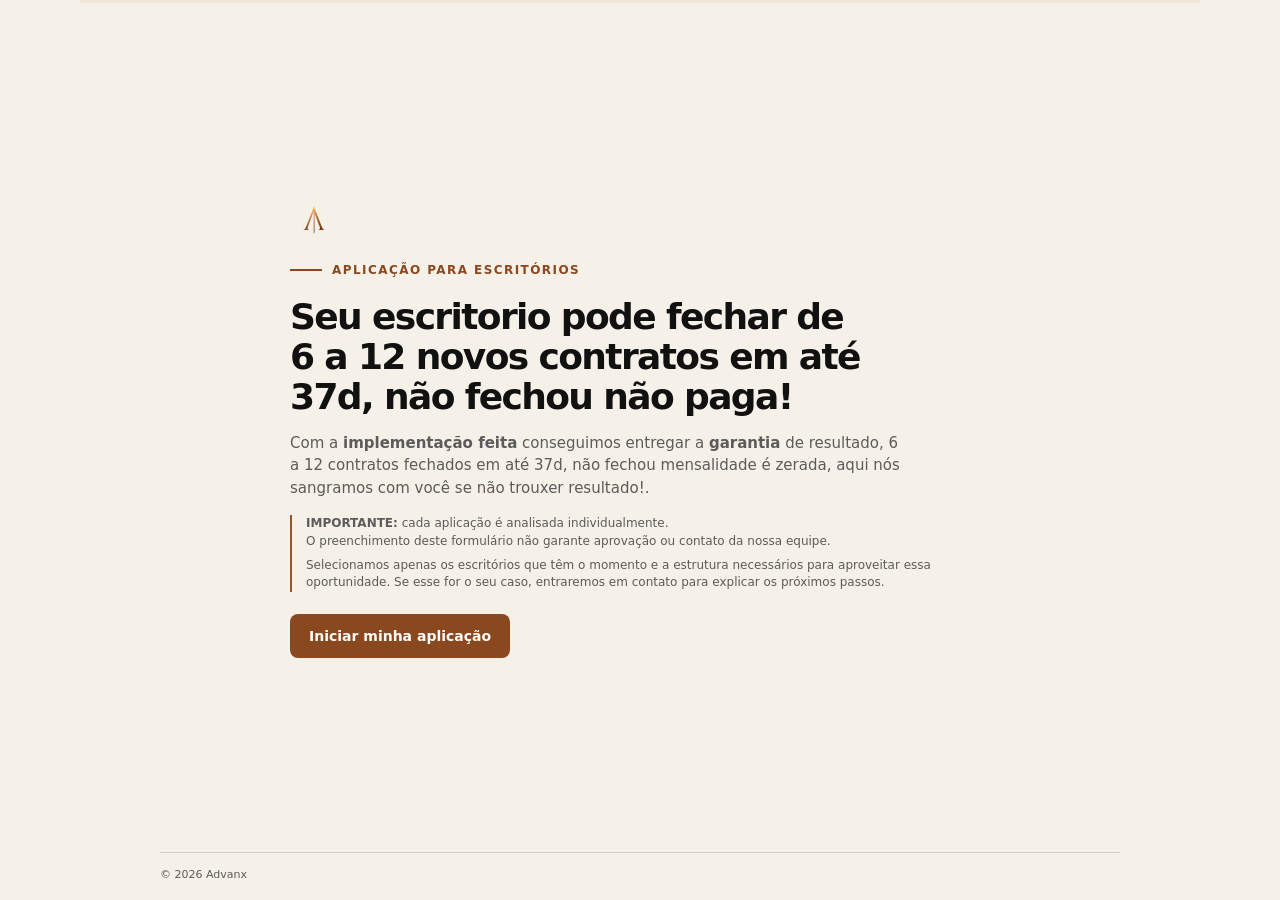
<file: aplicacao-previsibilidade/index.html>
<!doctype html>
<html lang="pt-BR">
<head>
  <meta charset="utf-8">
  <meta name="viewport" content="width=device-width, initial-scale=1, viewport-fit=cover">
  <meta name="theme-color" content="#F6F1E8">
  <title>Aplicação para escritórios | 6 a 12 contratos em até 37 dias | Advanx</title>
  <meta name="description" content="Aplique para a avaliação da Advanx. Com a implementação feita, garantimos em contrato de 6 a 12 contratos fechados em até 37 dias.">
  <link rel="canonical" href="https://form.advanx.com.br/aplicacao-previsibilidade/">
  <script defer src="/assets/form-db.js"></script>
  <script defer src="tracking.js"></script>
  <style>
    :root{
      --copper-700:#8A481F;--copper-600:#9B5427;--copper-500:#B56632;
      --cream-50:#F6F1E8;--cream-100:#EFE6D8;--warm-200:#D3CEC6;
      --slate-950:#111111;--slate-800:#262626;--slate-600:#5B5B5B;
      --white:#FFFFFF;--error:#9F2D25;--focus:rgba(164,95,43,.24);
      --font:system-ui,-apple-system,BlinkMacSystemFont,"Segoe UI",Roboto,Arial,sans-serif;
    }
    *{box-sizing:border-box}
    html{background:var(--cream-50);scroll-behavior:smooth}
    body{margin:0;height:100svh;height:100dvh;background:var(--cream-50);color:var(--slate-950);font-family:var(--font);overflow:hidden;-webkit-user-select:none;user-select:none}
    button,input{font:inherit}button{touch-action:manipulation}a{color:inherit}
    [hidden]{display:none!important}
    .shell{height:100%;display:grid;grid-template-rows:auto minmax(0,1fr) auto;overflow:hidden}
    .topbar{width:min(1120px,calc(100% - 48px));margin:0 auto;padding:24px 0 16px;display:flex;align-items:center;justify-content:space-between;gap:24px;border-bottom:1px solid var(--warm-200)}
    .brand{display:inline-flex;align-items:center;text-decoration:none}.brand img{display:block;width:auto;height:34px;object-fit:contain}
    .privacy-note{display:flex;align-items:center;gap:8px;color:var(--slate-600);font-size:13px;font-weight:600}.privacy-note svg{width:16px;height:16px;color:var(--copper-700)}
    .progress-track{width:min(1120px,calc(100% - 48px));height:3px;margin:0 auto;background:var(--cream-100);overflow:hidden}
    .progress-bar{height:100%;width:0;background:var(--copper-700);transition:width .28s ease}
    main{width:min(960px,calc(100% - 40px));min-height:0;margin:0 auto;padding:24px 0;display:grid;align-items:center;overflow-x:hidden;overflow-y:auto;overscroll-behavior-y:none}
    .stage{display:none;width:100%}.stage.active{display:block}
    .hero{display:block;width:min(700px,100%);margin:0 auto;padding:16px 0}
    .intro-brand{display:flex;align-items:center;margin-bottom:18px}.intro-brand img{display:block;width:48px;height:48px;object-fit:cover;border-radius:6px}
    .eyebrow{display:flex;align-items:center;gap:10px;margin:0 0 20px;color:var(--copper-700);font-size:12px;font-weight:800;letter-spacing:.12em;text-transform:uppercase}.eyebrow:before{content:"";width:32px;height:2px;background:var(--copper-700)}
    h1,h2,h3,p{margin-top:0}h1,h2{letter-spacing:-.045em;text-wrap:balance}
    h1{font-size:clamp(30px,3.6vw,36px);line-height:1.12;margin-bottom:14px;max-width:620px}
    h2{font-size:clamp(25px,3vw,34px);line-height:1.14;margin-bottom:10px;max-width:700px}
    .lead{font-size:15px;line-height:1.5;color:var(--slate-600);max-width:620px;margin-bottom:0}
    .hero .btn{margin-top:22px}
    .hero-aside{margin-top:16px;padding-left:14px;border-left:2px solid var(--copper-600);max-width:650px}
    .hero-aside h3{display:none}.hero-aside p{font-size:12px;line-height:1.45;color:var(--slate-600);margin-bottom:7px}.hero-aside p:last-child{margin:0}
    .content{width:min(820px,100%);margin:0 auto}.content.wide{width:min(980px,100%)}
    .surface{background:transparent;border:0;border-radius:0;padding:clamp(18px,2.5vw,28px) 0}
    .question-head{margin-bottom:20px}.helper{color:var(--slate-600);font-size:14px;line-height:1.5;margin:0;max-width:700px}
    .form-grid{display:grid;gap:20px}.field{position:relative}.field label{display:block;font-size:13px;font-weight:700;margin-bottom:8px;color:var(--slate-800)}
    .field input{width:100%;height:56px;border:1px solid var(--warm-200);border-radius:8px;background:var(--white);padding:0 16px;color:var(--slate-950);font-size:16px;transition:border-color .16s,box-shadow .16s}
    .field input:hover{border-color:var(--slate-600)}.field input:focus{border-color:var(--copper-700);box-shadow:0 0 0 4px var(--focus);outline:0}.field input::placeholder{color:#79736C}
    .field.invalid input{border-color:var(--error)}.error{display:none;color:var(--error);font-size:13px;font-weight:600;margin-top:7px}.field.invalid .error{display:block}
    .email-suggestions{position:absolute;z-index:20;left:0;right:0;top:100%;margin-top:6px;background:var(--white);border:1px solid var(--warm-200);border-radius:8px;padding:6px;box-shadow:0 12px 28px rgba(17,17,17,.12)}
    .suggestion-hint{padding:8px 10px 6px;color:var(--slate-600);font-size:12px}.email-option{width:100%;min-height:44px;padding:9px 10px;border:0;border-radius:6px;background:transparent;text-align:left;color:var(--slate-950);cursor:pointer}.email-option:hover,.email-option[aria-selected="true"]{background:var(--cream-100)}
    .options{display:grid;grid-template-columns:repeat(2,minmax(0,1fr));gap:10px}.options.areas{grid-template-columns:repeat(2,minmax(0,1fr))}
    .option{min-height:48px;border:1px solid var(--warm-200);border-radius:8px;background:var(--white);padding:10px 12px;text-align:left;font-size:14px;font-weight:650;color:var(--slate-800);cursor:pointer;display:flex;align-items:center;justify-content:space-between;gap:10px;transition:border-color .12s,background .12s,color .12s}
    .option:hover{border-color:var(--copper-600)}.option.selected{border-color:var(--copper-700);background:var(--cream-100);color:var(--slate-950)}
    .choice-mark{width:20px;height:20px;border:1px solid var(--warm-200);border-radius:5px;display:grid;place-items:center;color:transparent;flex:0 0 auto;font-size:12px}.option.selected .choice-mark{border-color:var(--copper-700);background:var(--copper-700);color:var(--white)}
    .selection-count{min-height:22px;margin:14px 0 0;color:var(--slate-600);font-size:13px;font-weight:600}
    .actions{display:flex;align-items:center;gap:12px;margin-top:22px}.btn{border:1px solid transparent;border-radius:8px;min-height:44px;padding:10px 18px;font-size:14px;font-weight:750;cursor:pointer;display:inline-flex;align-items:center;justify-content:center;gap:8px;transition:background .12s,border-color .12s,color .12s}
    .btn:focus-visible,.option:focus-visible,.date-option:focus-visible,.slot:focus-visible,.edit-link:focus-visible{outline:3px solid var(--focus);outline-offset:2px}
    .btn-primary{background:var(--copper-700);color:var(--white)}.btn-primary:hover{background:var(--copper-600)}
    .btn-secondary{background:var(--slate-950);color:var(--white)}.btn-secondary:hover{background:var(--slate-800)}
    .btn-ghost{min-height:40px;padding:8px 4px;background:transparent;color:var(--slate-600);border:0;font-size:12px;font-weight:600}.btn-ghost:hover{color:var(--slate-950);background:transparent}
    .btn[disabled]{opacity:.48;cursor:not-allowed}.status{min-height:22px;margin:14px 0 0;color:var(--slate-600);font-size:14px;font-weight:600}.status.error-text{color:var(--error)}
    .review-groups{margin-top:28px;border-top:1px solid var(--warm-200)}.review-group{padding:24px 0;border-bottom:1px solid var(--warm-200)}.review-group-head{display:flex;justify-content:space-between;gap:16px;align-items:center;margin-bottom:14px}.review-group h3{font-size:13px;letter-spacing:.08em;text-transform:uppercase;margin:0;color:var(--slate-600)}
    .review-row{display:grid;grid-template-columns:150px minmax(0,1fr) auto;gap:16px;align-items:start;padding:9px 0}.review-label{font-size:13px;font-weight:700;color:var(--slate-600)}.review-value{font-size:15px;line-height:1.5;overflow-wrap:anywhere}.edit-link{border:0;background:transparent;color:var(--copper-700);font-size:13px;font-weight:750;text-decoration:underline;text-underline-offset:3px;cursor:pointer;padding:4px}
    .schedule-layout{display:grid;grid-template-columns:minmax(260px,.72fr) minmax(320px,1fr);gap:16px;margin-top:18px}.calendar-panel,.slots-panel{border:1px solid var(--warm-200);border-radius:8px;background:var(--white);padding:18px}
    .available-dates{display:grid;gap:8px}.date-option{width:100%;min-height:52px;border:1px solid var(--warm-200);border-radius:7px;background:var(--white);padding:10px 12px;text-align:left;color:var(--slate-950);font-size:14px;font-weight:700;cursor:pointer}.date-option:hover{border-color:var(--copper-600)}.date-option.selected{background:var(--copper-700);border-color:var(--copper-700);color:var(--white)}
    .slots-panel h3{font-size:17px;margin-bottom:5px}.slots-helper{color:var(--slate-600);font-size:13px;line-height:1.45;margin-bottom:14px}.lead-identity{display:grid;gap:7px;padding:12px;margin:0 0 14px;background:var(--cream-50);border-radius:6px}.lead-identity p{margin:0;font-size:12px;line-height:1.4;color:var(--slate-600)}.lead-identity strong{color:var(--slate-950);font-weight:700}.slots{display:grid;grid-template-columns:repeat(3,minmax(0,1fr));gap:7px}.slot{min-height:42px;border:1px solid var(--warm-200);border-radius:7px;background:var(--white);color:var(--slate-950);font-size:13px;font-weight:700;cursor:pointer}.slot:hover{border-color:var(--copper-600)}.slot.selected{background:var(--slate-950);border-color:var(--slate-950);color:var(--white)}
    .calendar-state{min-height:24px;margin-top:16px;color:var(--slate-600);font-size:13px}.empty{padding:24px 0;color:var(--slate-600);font-size:14px;line-height:1.6}.booking-summary{margin-top:18px;padding:14px;border-left:3px solid var(--copper-700);background:var(--cream-100);font-size:14px;font-weight:650;line-height:1.5}
    .success{text-align:center;width:min(720px,100%);margin:0 auto}.success-mark{width:64px;height:64px;margin:0 auto 24px;border-radius:12px;background:var(--slate-950);color:var(--white);display:grid;place-items:center;font-size:28px;border-bottom:4px solid var(--copper-600)}.success-card{margin:28px auto 0;border:1px solid var(--warm-200);border-radius:10px;background:var(--white);padding:24px;text-align:left}.success-card strong{display:block;font-size:17px;margin-bottom:6px}.success-card p{color:var(--slate-600);line-height:1.6;margin-bottom:20px}.success-card .btn{width:100%}
    footer{width:min(960px,calc(100% - 40px));margin:0 auto;padding:14px 0 18px;border-top:1px solid var(--warm-200);color:var(--slate-600);font-size:11px;line-height:1.4}
    .sr-only{position:absolute;width:1px;height:1px;padding:0;margin:-1px;overflow:hidden;clip:rect(0,0,0,0);white-space:nowrap;border:0}
    @media(max-width:900px){.schedule-layout{grid-template-columns:1fr}.content.wide{width:min(760px,100%)}}
    @media(max-width:600px){.progress-track{width:100%}main,footer{width:calc(100% - 48px)}main{padding:6px 0}.stage.active:not([data-step="2"]):not([data-step="6"]):not([data-step="7"]){transform:translateY(-4svh)}.stage.active[data-step="2"]{transform:none}.stage.active[data-step="0"]{transform:none!important}.hero{padding:4px 0}.intro-brand{margin-bottom:8px}.intro-brand img{width:40px;height:40px}.eyebrow{margin-bottom:10px;font-size:10px}.eyebrow:before{width:18px}h1{max-width:360px;font-size:clamp(19px,5.2vw,21px);line-height:1.12;margin:0 auto 10px}h2{font-size:23px;line-height:1.12}.lead{font-size:14px;line-height:1.46}.hero-aside{margin-top:12px;padding-left:12px}.hero-aside p{font-size:12px;line-height:1.42}.hero .btn{margin-top:14px}.surface{padding:10px 0}.question-head{margin-bottom:14px}.options,.options.areas{grid-template-columns:1fr;gap:6px}.option{min-height:40px;padding:7px 10px;font-size:13px}.choice-mark{width:18px;height:18px}.selection-count,.status{margin-top:8px}.actions{margin-top:12px;padding:0;background:transparent;border:0}.actions .btn-primary,.actions .btn-secondary{flex:1}.schedule-layout{grid-template-columns:1fr;gap:10px;margin-top:12px}.calendar-panel,.slots-panel{padding:12px}.date-option{min-height:44px;padding:8px 10px;font-size:13px}.slots{grid-template-columns:repeat(3,1fr)}footer{padding:8px 0 10px}.keyboard{display:none}}
    @media(max-width:600px) and (min-height:720px){.stage.active:not([data-step="2"]):not([data-step="6"]):not([data-step="7"]){transform:translateY(-8svh)}}
    @media(max-width:350px){.slots{grid-template-columns:repeat(2,1fr)}h1{font-size:21px}}
    @media(prefers-reduced-motion:reduce){*{scroll-behavior:auto!important;animation-duration:.01ms!important;transition-duration:.01ms!important}}
  </style>
  <link rel="icon" type="image/png" href="https://res.cloudinary.com/dmf4bqbdd/image/upload/v1784400742/Logo_Advanx_IA_Transparante_v3_kgirrz.png">
</head>
<body>
<!-- Google Tag Manager (noscript) -->
<noscript><iframe src="https://www.googletagmanager.com/ns.html?id=GTM-KXPZNRHK" height="0" width="0" style="display:none;visibility:hidden"></iframe></noscript>
<!-- End Google Tag Manager (noscript) -->

  <noscript><img height="1" width="1" style="display:none" alt="" src="https://www.facebook.com/tr?id=502759528362336&ev=PageView&noscript=1"></noscript>
  <div class="shell">
    <div class="progress-track" role="progressbar" aria-label="Progresso da aplicação" aria-valuemin="0" aria-valuemax="5" aria-valuenow="0"><div class="progress-bar" id="progress"></div></div>
    <main id="main">
      <section class="stage active" data-step="0" aria-labelledby="hero-title">
        <div class="hero">
          <div class="intro-brand"><img src="logo-advanx-96.webp" width="48" height="48" alt="Advanx" fetchpriority="high" decoding="async"></div>
          <div class="eyebrow">Aplicação para escritórios</div>
          <h1 id="hero-title">Seu escritorio pode fechar de 6 a 12 novos contratos em até 37d, não fechou não paga!</h1>
          <p class="lead">Com a <strong>implementação feita</strong> conseguimos entregar a <strong>garantia</strong> de resultado, 6 a 12 contratos fechados em até 37d, não fechou mensalidade é zerada, aqui nós sangramos com você se não trouxer resultado!.</p>
          <aside class="hero-aside" aria-label="Informação importante">
            <p><strong>IMPORTANTE:</strong> cada aplicação é analisada individualmente.<br>O preenchimento deste formulário não garante aprovação ou contato da nossa equipe.</p>
            <p>Selecionamos apenas os escritórios que têm o momento e a estrutura necessários para aproveitar essa oportunidade. Se esse for o seu caso, entraremos em contato para explicar os próximos passos.</p>
          </aside>
          <button class="btn btn-primary" type="button" id="startBtn">Iniciar minha aplicação</button>
        </div>
      </section>

      <section class="stage content" data-step="1" aria-labelledby="contact-title">
        <div class="surface">
          <div class="question-head"><h2 id="contact-title">Como podemos falar com você?</h2><p class="helper">Usaremos esses dados para identificar sua aplicação e enviar as informações do agendamento.</p></div>
          <form class="form-grid" id="contactForm" novalidate>
            <div class="field" id="fieldName"><label for="name">Qual é o seu nome completo?</label><input id="name" name="name" type="text" autocomplete="name" placeholder="Digite seu nome completo" required maxlength="120" aria-describedby="nameError"><div class="error" id="nameError">Informe seu nome e sobrenome.</div></div>
            <div class="field" id="fieldPhone"><label for="phone">Qual é o seu WhatsApp?</label><input id="phone" name="phone" type="tel" inputmode="tel" autocomplete="tel" placeholder="(71) 99999 9999" required maxlength="16" aria-describedby="phoneError"><div class="error" id="phoneError">Confira o número e informe um WhatsApp válido com DDD.</div></div>
            <div class="field" id="fieldEmail"><label for="email">Qual email devemos usar para enviar o convite?</label><input id="email" name="email" type="email" inputmode="email" autocomplete="email" autocapitalize="none" spellcheck="false" placeholder="voce@escritorio.com.br" required maxlength="160" aria-describedby="emailError" aria-autocomplete="list" aria-controls="emailSuggestions" aria-expanded="false"><div class="email-suggestions" id="emailSuggestions" role="listbox" aria-label="Sugestões de email" hidden></div><div class="error" id="emailError">Confira o endereço e informe um email válido.</div></div>
            <div class="field sr-only" aria-hidden="true"><label for="website">Website</label><input id="website" name="website" type="text" tabindex="-1" autocomplete="off"></div>
          </form>
          <div class="actions"><button class="btn btn-ghost" type="button" data-back>Voltar</button><button class="btn btn-primary" type="button" id="contactNext">Continuar</button></div>
        </div>
      </section>

      <section class="stage content" data-step="2" aria-labelledby="areas-title">
        <div class="surface"><div class="question-head"><h2 id="areas-title">Qual é a sua especialidade?</h2><p class="helper">Conte em qual área, mercado ou serviço você atua.</p></div>
          <div class="field" id="fieldSpecialty"><label for="specialty">Sua especialidade</label><input id="specialty" name="specialty" type="text" autocomplete="organization-title" placeholder="" required maxlength="160" aria-describedby="specialtyError"><div class="error" id="specialtyError">Informe sua especialidade.</div></div>
          <div class="actions"><button class="btn btn-ghost" type="button" data-back>Voltar</button><button class="btn btn-primary" type="button" id="areasNext">Continuar</button></div>
        </div>
      </section>

      <section class="stage content" data-step="3" aria-labelledby="team-title">
        <div class="surface"><div class="question-head"><h2 id="team-title">Quantas pessoas trabalham com você?</h2><p class="helper">Inclua sócios, colaboradores e demais integrantes da equipe.</p></div>
          <div class="options" id="teamOptions" role="radiogroup" aria-label="Quantidade de pessoas no escritório"><button class="option" type="button" data-value="1 pessoa" role="radio" aria-checked="false">Somente eu <span class="choice-mark">✓</span></button><button class="option" type="button" data-value="2 pessoas" role="radio" aria-checked="false">2 pessoas <span class="choice-mark">✓</span></button><button class="option" type="button" data-value="3 a 5 pessoas" role="radio" aria-checked="false">De 3 a 5 pessoas <span class="choice-mark">✓</span></button><button class="option" type="button" data-value="6 a 10 pessoas" role="radio" aria-checked="false">De 6 a 10 pessoas <span class="choice-mark">✓</span></button><button class="option" type="button" data-value="Mais de 10 pessoas" role="radio" aria-checked="false">Mais de 10 pessoas <span class="choice-mark">✓</span></button></div>
          <div class="status" id="teamStatus" aria-live="polite"></div><div class="actions"><button class="btn btn-ghost" type="button" data-back>Voltar</button><button class="btn btn-primary" type="button" id="teamNext" disabled>Continuar</button></div>
        </div>
      </section>

      <section class="stage content" data-step="4" aria-labelledby="revenue-title">
        <div class="surface"><div class="question-head"><h2 id="revenue-title">Qual é o faturamento mensal aproximado?</h2><p class="helper">Uma estimativa é suficiente.</p></div>
          <div class="options" id="revenueOptions" role="radiogroup" aria-label="Faturamento mensal"><button class="option" type="button" data-value="Menos de R$ 5 mil" data-qualified="false" role="radio" aria-checked="false">Menos de R$ 5 mil <span class="choice-mark">✓</span></button><button class="option" type="button" data-value="De R$ 5 mil a menos de R$ 10 mil" data-qualified="false" role="radio" aria-checked="false">De R$ 5 mil a menos de R$ 10 mil <span class="choice-mark">✓</span></button><button class="option" type="button" data-value="De R$ 10 mil a R$ 20 mil" data-qualified="true" role="radio" aria-checked="false">De R$ 10 mil a R$ 20 mil <span class="choice-mark">✓</span></button><button class="option" type="button" data-value="De R$ 20 mil a menos de R$ 50 mil" data-qualified="true" role="radio" aria-checked="false">De R$ 20 mil a menos de R$ 50 mil <span class="choice-mark">✓</span></button><button class="option" type="button" data-value="De R$ 50 mil a menos de R$ 100 mil" data-qualified="true" role="radio" aria-checked="false">De R$ 50 mil a menos de R$ 100 mil <span class="choice-mark">✓</span></button><button class="option" type="button" data-value="Acima de R$ 100 mil" data-qualified="true" role="radio" aria-checked="false">Acima de R$ 100 mil <span class="choice-mark">✓</span></button></div>
          <div id="investmentQuestion" hidden><div class="question-head" style="margin-top:24px"><h3>Você consegue investir R$ 3.000 mensais na sua estrutura com garantia de fechar no mínimo 6 a 12 contratos em 37 dias?</h3></div><div class="options" id="investmentOptions" role="radiogroup" aria-label="Capacidade de investimento inicial"><button class="option" type="button" data-value="Sim" role="radio" aria-checked="false"><span aria-hidden="true">✅</span> Sim <span class="choice-mark">✓</span></button><button class="option" type="button" data-value="Não" role="radio" aria-checked="false"><span aria-hidden="true">❌</span> Não <span class="choice-mark">✓</span></button></div></div>
          <div class="status" id="revenueStatus" aria-live="polite"></div><div class="actions"><button class="btn btn-ghost" type="button" data-back>Voltar</button><button class="btn btn-primary" type="button" id="submitLead" disabled>Enviar</button></div>
        </div>
      </section>

      <section class="stage content wide" data-step="6" aria-labelledby="schedule-title">
        <div class="surface"><div class="question-head"><h2 id="schedule-title">Escolha um horário</h2><p class="helper">Selecione uma data e depois um horário.</p></div>
          <div class="schedule-layout">
            <div class="calendar-panel"><h3>Datas disponíveis</h3><div class="available-dates" id="availableDates" role="radiogroup" aria-label="Datas disponíveis"></div><div class="calendar-state" id="calendarState" aria-live="polite">Carregando.</div></div>
            <div class="slots-panel"><h3 id="slotsTitle">Escolha uma data</h3><p class="slots-helper" id="slotsHelper">Selecione uma das datas disponíveis.</p><div class="lead-identity" id="leadIdentity" hidden><p><strong>Nome:</strong> <span id="identityName"></span></p><p><strong>Email:</strong> <span id="identityEmail"></span></p><p><strong>Telefone:</strong> <span id="identityPhone"></span></p></div><div class="slots" id="slots"></div><div class="booking-summary" id="bookingSummary" hidden></div><div class="status" id="bookingStatus" aria-live="polite"></div></div>
          </div>

        </div>
      </section>

      <section class="stage success" data-step="7" aria-labelledby="success-title"><div class="success-mark" aria-hidden="true">✓</div><div class="eyebrow" style="justify-content:center">Agendamento confirmado</div><h2 id="success-title">Sua conversa com a Advanx está agendada.</h2><p class="lead" style="margin-inline:auto">Enviaremos as informações da conversa para o email informado.</p><div class="success-card"><strong id="finalDate"></strong><p id="finalEmail"></p><a class="btn btn-secondary" id="whatsappBtn" target="_blank" rel="noopener" href="https://wa.advanx.com.br/r">Falar com a equipe no WhatsApp</a></div></section>
    </main>
    <footer>© 2026 Advanx</footer>
  </div>
  <script>
    const API={availability:'https://n8n.advfunnel.com.br/webhook/agenda-aplicacao-previsibilidade-7f343841',booking:'https://n8n.advfunnel.com.br/webhook/agendar-aplicacao-previsibilidade-7f343841'};
    const ZONE='America/Sao_Paulo';
    const submissionId=sessionStorage.getItem('advanx_submission_id')||(crypto.randomUUID?crypto.randomUUID():`${Date.now()}-${Math.random().toString(16).slice(2)}`);
    const state={step:0,name:'',phone:'',email:'',areas:[],team:'',revenue:'',investmentCapacity:'',qualified:false,leadId:null,selectedDate:null,selectedSlot:null,releasedDates:[],slots:[],calendarMonth:new Date(),loadRequest:0,navVersion:0,submissionId,startedAt:Date.now(),leadEventSent:sessionStorage.getItem('advanx_lead_event_id')===submissionId,registrationEventSent:sessionStorage.getItem('advanx_registration_event_id')===submissionId,bookingInProgress:false};
    const stages=[...document.querySelectorAll('.stage')],progress=document.getElementById('progress'),progressWrap=document.querySelector('.progress-track');
    sessionStorage.setItem('advanx_submission_id',submissionId);
    function track(name,params={}){const eventName=name==='ViewContent'?'view_content':name==='Lead'?'generate_lead':name==='CompleteRegistration'?'cadastro_recebido':name==='Schedule'?'schedule':String(name).toLowerCase();window.AdvanxTracking?.emit(eventName,{...params,form_id:location.pathname.split('/').filter(Boolean).pop()});}
    function escapeHtml(value){return String(value).replace(/[&<>"']/g,char=>({'&':'&amp;','<':'&lt;','>':'&gt;','"':'&quot;',"'":'&#39;'}[char]))}
    function showStep(step){state.navVersion++;state.step=step;stages.forEach(s=>s.classList.toggle('active',Number(s.dataset.step)===step));const shown=step>=6?5:step;progress.style.width=`${shown/5*100}%`;progressWrap.setAttribute('aria-valuenow',String(shown));window.scrollTo({top:0,behavior:'smooth'});const active=stages.find(s=>Number(s.dataset.step)===step);requestAnimationFrame(()=>active?.querySelector('h1,h2,input,button')?.focus({preventScroll:true}));history.replaceState(null,'',step?`#aplicacao-${step}`:location.pathname+location.search)}
    function params(){const p=new URLSearchParams(location.search);return{fonte:p.get('utm_source')||p.get('source')||'direto',meio:p.get('utm_medium')||'',campanha:p.get('utm_campaign')||'',anuncio:p.get('utm_content')||'',posicionamento:p.get('placement')||'',fbclid:p.get('fbclid')||'',gclid:p.get('gclid')||''}}
    function phoneDigits(v){return v.replace(/\D/g,'').replace(/^55(?=\d{10,11}$)/,'')}function normalizePhone(v){const d=phoneDigits(v);return d.length>=10?`+55${d}`:''}function formatPhone(v){const d=phoneDigits(v).slice(0,11);if(d.length<=2)return d;if(d.length<=7)return`(${d.slice(0,2)}) ${d.slice(2)}`;if(d.length<=10)return`(${d.slice(0,2)}) ${d.slice(2,6)} ${d.slice(6)}`;return`(${d.slice(0,2)}) ${d.slice(2,7)} ${d.slice(7)}`}
    function validName(v){return v.trim().split(/\s+/).length>=2&&v.trim().length>=5}function validEmail(v){return/^[^\s@]+@[^\s@]+\.[^\s@]{2,}$/.test(v.trim())}
    function signature(){return JSON.stringify({name:state.name,phone:state.phone,email:state.email,areas:[...state.areas].sort(),team:state.team,revenue:state.revenue,investmentCapacity:state.investmentCapacity})}
    function invalidateSaved(){state.selectedDate=null;state.selectedSlot=null;state.slots=[];state.releasedDates=[]}
    document.getElementById('startBtn').addEventListener('click',()=>{track('ViewContent',{content_name:'Aplicação Previsibilidade'});window.AdvanxTracking?.emit('form_start',{form_id:location.pathname.split('/').filter(Boolean).pop(),submission_id:submissionId});showStep(1)});
    document.querySelectorAll('[data-back]').forEach(btn=>btn.addEventListener('click',()=>showStep(Math.max(0,state.step-1))));
    const phone=document.getElementById('phone');phone.addEventListener('input',e=>{e.target.value=formatPhone(e.target.value)});
    const emailInput=document.getElementById('email'),emailList=document.getElementById('emailSuggestions'),domains=['gmail.com','outlook.com','hotmail.com','icloud.com','yahoo.com.br'];let emailIndex=-1;
    function hideEmailSuggestions(){emailList.hidden=true;emailInput.setAttribute('aria-expanded','false');emailIndex=-1}
    function renderEmailSuggestions(){const value=emailInput.value.trim();const at=value.indexOf('@');if(at<=0||value.indexOf('@',at+1)!==-1){hideEmailSuggestions();return}const local=value.slice(0,at),prefix=value.slice(at+1).toLowerCase();if(prefix.includes('.')){hideEmailSuggestions();return}const matches=domains.filter(d=>d.startsWith(prefix)).slice(0,5);if(!matches.length){hideEmailSuggestions();return}const safeLocal=escapeHtml(local);emailList.innerHTML='<div class="suggestion-hint">Escolha um provedor ou continue digitando</div>'+matches.map((d,i)=>`<button class="email-option" type="button" role="option" aria-selected="false" data-index="${i}" data-email="${safeLocal}@${d}">${safeLocal}@${d}</button>`).join('');emailList.hidden=false;emailInput.setAttribute('aria-expanded','true');emailList.querySelectorAll('.email-option').forEach(btn=>btn.addEventListener('mousedown',e=>{e.preventDefault();emailInput.value=btn.dataset.email;hideEmailSuggestions();emailInput.focus()}))}
    emailInput.addEventListener('input',renderEmailSuggestions);emailInput.addEventListener('blur',()=>setTimeout(hideEmailSuggestions,120));emailInput.addEventListener('keydown',e=>{if(emailList.hidden)return;const opts=[...emailList.querySelectorAll('.email-option')];if(e.key==='ArrowDown'||e.key==='ArrowUp'){e.preventDefault();emailIndex=(emailIndex+(e.key==='ArrowDown'?1:-1)+opts.length)%opts.length;opts.forEach((o,i)=>o.setAttribute('aria-selected',String(i===emailIndex)))}else if(e.key==='Enter'&&emailIndex>=0){e.preventDefault();emailInput.value=opts[emailIndex].dataset.email;hideEmailSuggestions()}else if(e.key==='Escape')hideEmailSuggestions()});
    function validateContact(){const name=document.getElementById('name').value.trim(),rawPhone=phone.value,email=emailInput.value.trim().toLowerCase();const checks=[['fieldName',validName(name)],['fieldPhone',phoneDigits(rawPhone).length>=10],['fieldEmail',validEmail(email)]];checks.forEach(([id,ok])=>{const f=document.getElementById(id);f.classList.toggle('invalid',!ok);f.querySelector('input').setAttribute('aria-invalid',String(!ok))});if(!checks.every(x=>x[1]))return false;const before=signature();state.name=name;state.phone=normalizePhone(rawPhone);state.email=email;if(before!==signature())invalidateSaved();return true}
    document.getElementById('contactNext').addEventListener('click',()=>{if(validateContact())showStep(2)});document.getElementById('contactForm').addEventListener('submit',e=>{e.preventDefault();document.getElementById('contactNext').click()});document.getElementById('contactForm').addEventListener('keydown',e=>{if(e.key==='Enter'&&emailList.hidden){e.preventDefault();document.getElementById('contactNext').click()}});
    function validateSpecialty(){const input=document.getElementById('specialty'),value=input.value.trim(),field=document.getElementById('fieldSpecialty'),valid=value.length>=2;field.classList.toggle('invalid',!valid);input.setAttribute('aria-invalid',String(!valid));if(!valid)return false;const before=signature();state.areas=[value];if(before!==signature())invalidateSaved();return true}
    document.getElementById('areasNext').addEventListener('click',()=>{state.navVersion++;if(validateSpecialty())showStep(3)});
    document.getElementById('specialty').addEventListener('keydown',event=>{if(event.key==='Enter'){event.preventDefault();document.getElementById('areasNext').click()}});
    function setupSingle(containerId,key,nextStep,nextId,statusId,autoAdvance=true){document.querySelectorAll(`#${containerId} .option`).forEach(btn=>btn.addEventListener('click',()=>{state.navVersion++;const version=state.navVersion;document.querySelectorAll(`#${containerId} .option`).forEach(o=>{o.classList.remove('selected');o.setAttribute('aria-checked','false')});btn.classList.add('selected');btn.setAttribute('aria-checked','true');state[key]=btn.dataset.value;if(key==='revenue'){state.qualified=btn.dataset.qualified==='true';state.investmentCapacity='';const needsInvestment=!state.qualified;document.getElementById('investmentQuestion').hidden=!needsInvestment;document.querySelectorAll('#investmentOptions .option').forEach(o=>{o.classList.remove('selected');o.setAttribute('aria-checked','false')});document.getElementById(nextId).disabled=needsInvestment}else document.getElementById(nextId).disabled=false;invalidateSaved();document.getElementById(statusId).textContent=`${btn.dataset.value} selecionado.`;if(autoAdvance)setTimeout(()=>{if(version===state.navVersion&&state.step===nextStep-1)showStep(nextStep)},280)}))}
    setupSingle('teamOptions','team',4,'teamNext','teamStatus',true);setupSingle('revenueOptions','revenue',5,'submitLead','revenueStatus',false);
    document.querySelectorAll('#investmentOptions .option').forEach(btn=>btn.addEventListener('click',()=>{document.querySelectorAll('#investmentOptions .option').forEach(o=>{o.classList.remove('selected');o.setAttribute('aria-checked','false')});btn.classList.add('selected');btn.setAttribute('aria-checked','true');state.investmentCapacity=btn.dataset.value;state.qualified=document.querySelector('#revenueOptions .option.selected')?.dataset.qualified==='true'||state.investmentCapacity==='Sim';document.getElementById('submitLead').disabled=false;}));
    document.getElementById('teamNext').addEventListener('click',()=>{state.navVersion++;if(state.team)showStep(4)});
    async function postJson(url,body,timeout=20000){const controller=new AbortController(),timer=setTimeout(()=>controller.abort(),timeout);try{const response=await fetch(url,{method:'POST',headers:{'Content-Type':'application/json'},body:JSON.stringify(body),signal:controller.signal});const text=await response.text();let data={};try{data=text?JSON.parse(text):{}}catch(_){data={}}if(!response.ok||data.ok!==true){const error=new Error(response.status===409?'Esse horário não está mais disponível. Escolha outra opção.':'Não foi possível concluir agora.');error.status=response.status;throw error}return data}finally{clearTimeout(timer)}}
    async function saveLeadDirect(){const db=window.ADVANX_FORM_DB;if(!db?.url||!db?.anonKey)throw new Error('Configuração de captura indisponível.');const attribution=params(),headers={apikey:db.anonKey,Authorization:`Bearer ${db.anonKey}`,'Content-Type':'application/json',Prefer:'return=representation'};const payload={nome:state.name,telefone:state.phone,email:state.email,area:state.areas.join(', '),nicho:'Advocacia',colaborador:state.team,faturamento:state.revenue,consegue_investir:state.investmentCapacity,empresa_fonte:'Advanx',origem:'Formulário Aplicação Empresas',funil_lead:'Aplicação Empresas',pipeline_type:'CAPTACAO_PREVISIBILIDADE',kanban_stage:'OPORTUNIDADE',tipo_lead:'inbound',fonte:attribution.fonte,utm_medium:attribution.meio,campanha:attribution.campanha,conjunto:attribution.meio,anuncio:attribution.anuncio,posicionamento:attribution.posicionamento,fbclid:attribution.fbclid,gclid:attribution.gclid,submission_id:submissionId,ia_active:true,updated_at:new Date().toISOString()};const base=`${db.url}/rest/v1/dados_cliente`;const lookup=await fetch(`${base}?select=id&submission_id=eq.${encodeURIComponent(submissionId)}&limit=1`,{headers});if(!lookup.ok)throw new Error('Não foi possível validar o envio.');const existing=await lookup.json();let response;if(existing.length){response=await fetch(`${base}?id=eq.${encodeURIComponent(existing[0].id)}`,{method:'PATCH',headers,body:JSON.stringify(payload)})}else{payload.created_at=new Date().toISOString();response=await fetch(base,{method:'POST',headers,body:JSON.stringify(payload)})}if(!response.ok)throw new Error('Não foi possível salvar a aplicação.');const rows=await response.json();return{ok:true,lead_id:(rows[0]||existing[0]).id};}
    const DESKCOMM_WEBHOOK='https://crm.advanx.com.br/api/v1/webhooks/in/K4tbswoDDTESGzDVuW16NfD8FA1jGvww';
    async function enviarLeadDeskcomm(extra={}){if(state.crmSent)return true;state.crmSent=true;const q=new URLSearchParams(location.search);const campos={nome:state.name,telefone:state.phone,email:state.email,area:state.areas.join(', '),colaboradores:state.team,nicho:'Advocacia',faturamento:state.revenue,consegue_investir:state.investmentCapacity,investimento:state.investmentCapacity,utm_source:q.get('utm_source'),utm_medium:q.get('utm_medium'),utm_campaign:q.get('utm_campaign'),utm_content:q.get('utm_content'),utm_term:q.get('utm_term'),utm_placement:q.get('utm_placement')||q.get('placement'),utm_fbclid:q.get('fbclid'),utm_gclid:q.get('gclid'),pagina:location.pathname,external_id:submissionId,...extra};const dados=new URLSearchParams(Object.entries(campos).filter(([,v])=>v));try{if(extra.viaBeacon&&navigator.sendBeacon){dados.delete('viaBeacon');navigator.sendBeacon(DESKCOMM_WEBHOOK,dados);return true}await fetch(DESKCOMM_WEBHOOK,{method:'POST',mode:'no-cors',body:dados,keepalive:true});return true}catch(_){return false}}
    document.addEventListener('visibilitychange',()=>{if(document.visibilityState==='hidden'&&state.leadId&&!state.crmSent)enviarLeadDeskcomm({viaBeacon:'1'})});
    document.getElementById('submitLead').addEventListener('click',async()=>{const btn=document.getElementById('submitLead'),status=document.getElementById('revenueStatus');if(!state.revenue)return;btn.disabled=true;btn.textContent='Enviando...';status.className='status';status.textContent='Enviando.';try{const data=await saveLeadDirect();state.leadId=data.lead_id;if(!state.registrationEventSent){track('CompleteRegistration',{content_name:'Aplicação Previsibilidade',submission_id:submissionId});state.registrationEventSent=true;sessionStorage.setItem('advanx_registration_event_id',submissionId)}if(state.qualified&&!state.leadEventSent){track('Lead',{content_name:'Aplicação Previsibilidade',submission_id:submissionId,qualification_reason:state.investmentCapacity==='Sim'?'aceita_investimento':'faturamento'});state.leadEventSent=true;sessionStorage.setItem('advanx_lead_event_id',submissionId)}showStep(6);loadAvailability()}catch(error){status.className='status error-text';status.textContent=error.name==='AbortError'?'A conexão demorou. Tente novamente.':'Não foi possível enviar. Tente novamente.'}finally{btn.disabled=false;btn.textContent='Enviar'}});
    function localParts(iso){const out={};for(const p of new Intl.DateTimeFormat('en-US',{timeZone:ZONE,year:'numeric',month:'2-digit',day:'2-digit',weekday:'short',hour:'2-digit',minute:'2-digit',hourCycle:'h23'}).formatToParts(new Date(iso)))if(p.type!=='literal')out[p.type]=p.value;return out}function dateKey(iso){const p=localParts(iso);return`${p.year}-${p.month}-${p.day}`}function minimumBookingStart(){return new Date(Date.now()+30*60*1000)}function validSlot(slot){const p=localParts(slot.inicio_janela),hour=Number(p.hour),minute=Number(p.minute);return minute===0&&(p.weekday==='Sat'?hour>=9&&hour<=11:p.weekday!=='Sun'&&hour>=10&&hour<=19)&&new Date(slot.inicio_janela)>=minimumBookingStart()}
    function monthKey(d){return`${d.getFullYear()}-${String(d.getMonth()+1).padStart(2,'0')}`}function parseDateKey(key){const[y,m,d]=key.split('-').map(Number);return new Date(y,m-1,d,12)}function formatMonth(d){const text=new Intl.DateTimeFormat('pt-BR',{month:'long',year:'numeric'}).format(d);return text.charAt(0).toUpperCase()+text.slice(1)}function longDate(key){return new Intl.DateTimeFormat('pt-BR',{weekday:'long',day:'2-digit',month:'long'}).format(parseDateKey(key))}function timeTitle(iso){return new Intl.DateTimeFormat('pt-BR',{timeZone:ZONE,hour:'2-digit',minute:'2-digit'}).format(new Date(iso))}function fullDate(iso){return new Intl.DateTimeFormat('pt-BR',{timeZone:ZONE,weekday:'long',day:'2-digit',month:'long',hour:'2-digit',minute:'2-digit'}).format(new Date(iso))}
    function renderAvailableDates(){const box=document.getElementById('availableDates');box.innerHTML='';state.releasedDates.forEach(key=>{const btn=document.createElement('button');btn.type='button';btn.className='date-option';btn.setAttribute('role','radio');btn.setAttribute('aria-checked',String(key===state.selectedDate));btn.textContent=longDate(key);if(key===state.selectedDate)btn.classList.add('selected');btn.addEventListener('click',()=>selectDate(key));box.appendChild(btn)})}
    function selectDate(key){state.selectedDate=key;state.selectedSlot=null;renderAvailableDates();const daySlots=state.slots.filter(s=>dateKey(s.inicio_janela)===key);document.getElementById('slotsTitle').textContent=longDate(key);document.getElementById('slotsHelper').textContent='Toque em um horário para agendar automaticamente.';document.getElementById('identityName').textContent=state.name;document.getElementById('identityEmail').textContent=state.email;document.getElementById('identityPhone').textContent=formatPhone(state.phone);document.getElementById('leadIdentity').hidden=false;const box=document.getElementById('slots');box.innerHTML='';daySlots.forEach(slot=>{const btn=document.createElement('button');btn.type='button';btn.className='slot';btn.textContent=timeTitle(slot.inicio_janela);btn.addEventListener('click',()=>selectSlot(btn,slot.inicio_janela));box.appendChild(btn)});document.getElementById('bookingSummary').hidden=true}
    function selectSlot(btn,iso){if(state.bookingInProgress)return;document.querySelectorAll('.slot').forEach(x=>x.classList.remove('selected'));btn.classList.add('selected');state.selectedSlot=iso;agendarHorario(iso)}
    async function loadAvailability(){const request=++state.loadRequest;state.selectedDate=null;state.selectedSlot=null;state.releasedDates=[];document.getElementById('availableDates').innerHTML='';document.getElementById('slots').innerHTML='';document.getElementById('leadIdentity').hidden=true;document.getElementById('slotsTitle').textContent='Escolha uma data';document.getElementById('slotsHelper').textContent='Selecione uma das datas disponíveis.';document.getElementById('bookingSummary').hidden=true;document.getElementById('calendarState').textContent='Carregando.';const controller=new AbortController(),timer=setTimeout(()=>controller.abort(),12000);try{const response=await fetch(`${API.availability}?t=${Date.now()}`,{headers:{Accept:'application/json'},signal:controller.signal});const data=await response.json();if(request!==state.loadRequest)return;if(!response.ok||data.ok===false)throw new Error();const unique=new Map();(Array.isArray(data.slots)?data.slots:[]).filter(validSlot).forEach(s=>unique.set(`${dateKey(s.inicio_janela)}-${timeTitle(s.inicio_janela)}`,s));state.slots=[...unique.values()].sort((a,b)=>new Date(a.inicio_janela)-new Date(b.inicio_janela));const fromApi=Array.isArray(data.released_dates)?data.released_dates:[];state.releasedDates=fromApi.filter(key=>state.slots.some(s=>dateKey(s.inicio_janela)===key)).slice(0,3);renderAvailableDates();document.getElementById('calendarState').textContent=state.releasedDates.length?'Selecione uma data.':'Nenhum horário disponível.'}catch(error){if(request!==state.loadRequest)return;state.releasedDates=[];state.slots=[];renderAvailableDates();document.getElementById('calendarState').innerHTML='Não foi possível carregar. <button type="button" class="edit-link" id="retryAvailability">Tentar novamente</button>';document.getElementById('retryAvailability')?.addEventListener('click',loadAvailability)}finally{clearTimeout(timer)}}
    async function agendarHorario(iso){if(!iso||!state.leadId||state.bookingInProgress)return;state.bookingInProgress=true;const status=document.getElementById('bookingStatus');document.querySelectorAll('.slot').forEach(botao=>botao.disabled=true);status.className='status';status.textContent='Reservando horário...';try{const data=await postJson(API.booking,{nome:state.name,telefone:state.phone,email:state.email,areas:state.areas,colaboradores:state.team,faturamento:state.revenue,consegue_investir:state.investmentCapacity,utms:{utm_source:params().fonte,utm_medium:params().meio,utm_campaign:params().campanha,utm_content:params().anuncio,utm_term:new URLSearchParams(location.search).get('utm_term')||'',src:new URLSearchParams(location.search).get('src')||''},evento_inicio:iso,lead_id:state.leadId,submission_id:submissionId},30000);track('Schedule',{content_name:'Conversa de 30 minutos'});const finalIso=data.evento_inicio||iso;const dc=localParts(finalIso);enviarLeadDeskcomm({data_call:`${dc.day}/${dc.month}/${dc.year} ${dc.hour}:${dc.minute}`});document.getElementById('finalDate').textContent=`Conversa agendada para ${fullDate(finalIso)}.`;document.getElementById('finalEmail').textContent=`O convite será enviado para ${state.email}.`;document.getElementById('whatsappBtn').href=`https://wa.advanx.com.br/r?text=${encodeURIComponent(`Olá! Quero confirmar minha conversa com a Advanx sobre fechar de 6 a 12 contratos em até 37 dias, com garantia de resultados. Escolhi ${fullDate(finalIso)}. Vocês podem confirmar?`)}`;showStep(7)}catch(error){status.className='status error-text';status.textContent=error.status===409?'Esse horário não está mais disponível. Escolha outro.':'Não foi possível agendar. Tente novamente.';if(error.status===409)loadAvailability();else document.querySelectorAll('.slot').forEach(botao=>botao.disabled=false)}finally{state.bookingInProgress=false}}
    document.getElementById('whatsappBtn').addEventListener('click',()=>{window.dataLayer.push({event:'advanx_whatsapp_click',context:'booking_support'});try{gtag('event','whatsapp_click',{context:'booking_support'})}catch(_){}});
    document.addEventListener('contextmenu',event=>event.preventDefault());document.addEventListener('copy',event=>event.preventDefault());document.addEventListener('cut',event=>event.preventDefault());document.addEventListener('dragstart',event=>event.preventDefault());document.addEventListener('keydown',event=>{if((event.ctrlKey||event.metaKey)&&['c','u','s'].includes(event.key.toLowerCase()))event.preventDefault()});
    renderAvailableDates();
  </script>
</body>
</html>
</file>
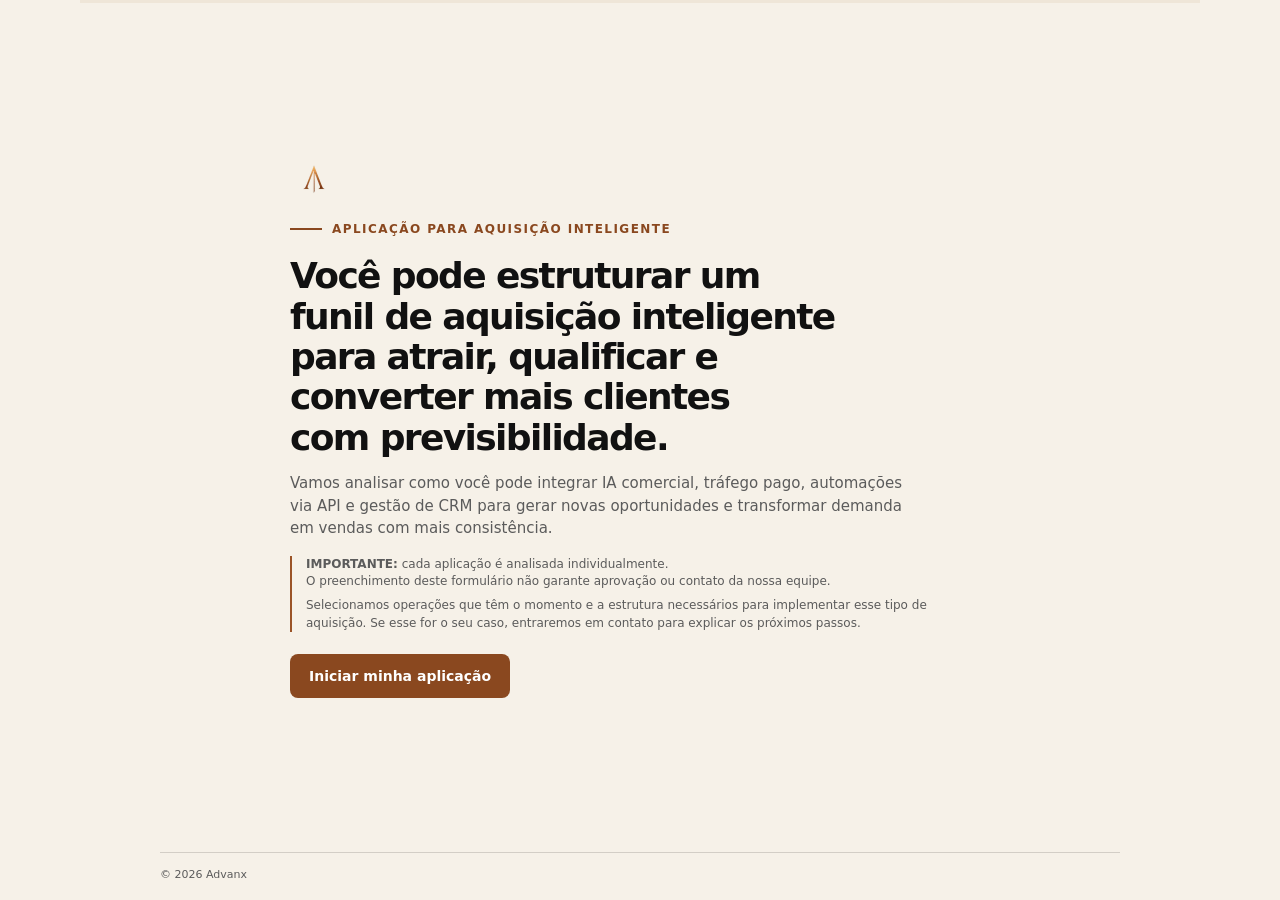
<file: aplicacao/index.html>
<!doctype html>
<html lang="pt-BR">
<head>
  <meta charset="utf-8">
  <meta name="viewport" content="width=device-width, initial-scale=1, viewport-fit=cover">
  <meta name="theme-color" content="#F6F1E8">
  <script defer src="/assets/form-db.js"></script>
  <script defer src="/assets/tracking.js"></script>
  <style>
    :root{
      --copper-700:#8A481F;--copper-600:#9B5427;--copper-500:#B56632;
      --cream-50:#F6F1E8;--cream-100:#EFE6D8;--warm-200:#D3CEC6;
      --slate-950:#111111;--slate-800:#262626;--slate-600:#5B5B5B;
      --white:#FFFFFF;--error:#9F2D25;--focus:rgba(164,95,43,.24);
      --font:system-ui,-apple-system,BlinkMacSystemFont,"Segoe UI",Roboto,Arial,sans-serif;
    }
    *{box-sizing:border-box}
    html{background:var(--cream-50);scroll-behavior:smooth}
    body{margin:0;height:100svh;height:100dvh;background:var(--cream-50);color:var(--slate-950);font-family:var(--font);overflow:hidden;-webkit-user-select:none;user-select:none}
    button,input{font:inherit}button{touch-action:manipulation}a{color:inherit}
    [hidden]{display:none!important}
    .shell{height:100%;display:grid;grid-template-rows:auto minmax(0,1fr) auto;overflow:hidden}
    .topbar{width:min(1120px,calc(100% - 48px));margin:0 auto;padding:24px 0 16px;display:flex;align-items:center;justify-content:space-between;gap:24px;border-bottom:1px solid var(--warm-200)}
    .brand{display:inline-flex;align-items:center;text-decoration:none}.brand img{display:block;width:auto;height:34px;object-fit:contain}
    .privacy-note{display:flex;align-items:center;gap:8px;color:var(--slate-600);font-size:13px;font-weight:600}.privacy-note svg{width:16px;height:16px;color:var(--copper-700)}
    .progress-track{width:min(1120px,calc(100% - 48px));height:3px;margin:0 auto;background:var(--cream-100);overflow:hidden}
    .progress-bar{height:100%;width:0;background:var(--copper-700);transition:width .28s ease}
    main{width:min(960px,calc(100% - 40px));min-height:0;margin:0 auto;padding:24px 0;display:grid;align-items:center;overflow-x:hidden;overflow-y:auto;overscroll-behavior-y:none}
    .stage{display:none;width:100%}.stage.active{display:block}
    .hero{display:block;width:min(700px,100%);margin:0 auto;padding:16px 0}
    .intro-brand{display:flex;align-items:center;margin-bottom:18px}.intro-brand img{display:block;width:48px;height:48px;object-fit:cover;border-radius:6px}
    .eyebrow{display:flex;align-items:center;gap:10px;margin:0 0 20px;color:var(--copper-700);font-size:12px;font-weight:800;letter-spacing:.12em;text-transform:uppercase}.eyebrow:before{content:"";width:32px;height:2px;background:var(--copper-700)}
    h1,h2,h3,p{margin-top:0}h1,h2{letter-spacing:-.045em;text-wrap:balance}
    h1{font-size:clamp(30px,3.6vw,36px);line-height:1.12;margin-bottom:14px;max-width:620px}
    h2{font-size:clamp(25px,3vw,34px);line-height:1.14;margin-bottom:10px;max-width:700px}
    .lead{font-size:15px;line-height:1.5;color:var(--slate-600);max-width:620px;margin-bottom:0}
    .hero .btn{margin-top:22px}
    .hero-aside{margin-top:16px;padding-left:14px;border-left:2px solid var(--copper-600);max-width:650px}
    .hero-aside h3{display:none}.hero-aside p{font-size:12px;line-height:1.45;color:var(--slate-600);margin-bottom:7px}.hero-aside p:last-child{margin:0}
    .content{width:min(820px,100%);margin:0 auto}.content.wide{width:min(980px,100%)}
    .surface{background:transparent;border:0;border-radius:0;padding:clamp(18px,2.5vw,28px) 0}
    .question-head{margin-bottom:20px}.helper{color:var(--slate-600);font-size:14px;line-height:1.5;margin:0;max-width:700px}
    .form-grid{display:grid;gap:20px}.field{position:relative}.field label{display:block;font-size:13px;font-weight:700;margin-bottom:8px;color:var(--slate-800)}
    .field input{width:100%;height:56px;border:1px solid var(--warm-200);border-radius:8px;background:var(--white);padding:0 16px;color:var(--slate-950);font-size:16px;transition:border-color .16s,box-shadow .16s}
    .field input:hover{border-color:var(--slate-600)}.field input:focus{border-color:var(--copper-700);box-shadow:0 0 0 4px var(--focus);outline:0}.field input::placeholder{color:#79736C}
    .field.invalid input{border-color:var(--error)}.error{display:none;color:var(--error);font-size:13px;font-weight:600;margin-top:7px}.field.invalid .error{display:block}
    .email-suggestions{position:absolute;z-index:20;left:0;right:0;top:100%;margin-top:6px;background:var(--white);border:1px solid var(--warm-200);border-radius:8px;padding:6px;box-shadow:0 12px 28px rgba(17,17,17,.12)}
    .suggestion-hint{padding:8px 10px 6px;color:var(--slate-600);font-size:12px}.email-option{width:100%;min-height:44px;padding:9px 10px;border:0;border-radius:6px;background:transparent;text-align:left;color:var(--slate-950);cursor:pointer}.email-option:hover,.email-option[aria-selected="true"]{background:var(--cream-100)}
    .options{display:grid;grid-template-columns:repeat(2,minmax(0,1fr));gap:10px}.options.areas{grid-template-columns:repeat(2,minmax(0,1fr))}
    .option{min-height:48px;border:1px solid var(--warm-200);border-radius:8px;background:var(--white);padding:10px 12px;text-align:left;font-size:14px;font-weight:650;color:var(--slate-800);cursor:pointer;display:flex;align-items:center;justify-content:space-between;gap:10px;transition:border-color .12s,background .12s,color .12s}
    .option:hover{border-color:var(--copper-600)}.option.selected{border-color:var(--copper-700);background:var(--cream-100);color:var(--slate-950)}
    .choice-mark{width:20px;height:20px;border:1px solid var(--warm-200);border-radius:5px;display:grid;place-items:center;color:transparent;flex:0 0 auto;font-size:12px}.option.selected .choice-mark{border-color:var(--copper-700);background:var(--copper-700);color:var(--white)}
    .selection-count{min-height:22px;margin:14px 0 0;color:var(--slate-600);font-size:13px;font-weight:600}
    .actions{display:flex;align-items:center;gap:12px;margin-top:22px}.btn{border:1px solid transparent;border-radius:8px;min-height:44px;padding:10px 18px;font-size:14px;font-weight:750;cursor:pointer;display:inline-flex;align-items:center;justify-content:center;gap:8px;transition:background .12s,border-color .12s,color .12s}
    .btn:focus-visible,.option:focus-visible,.date-option:focus-visible,.slot:focus-visible,.edit-link:focus-visible{outline:3px solid var(--focus);outline-offset:2px}
    .btn-primary{background:var(--copper-700);color:var(--white)}.btn-primary:hover{background:var(--copper-600)}
    .btn-secondary{background:var(--slate-950);color:var(--white)}.btn-secondary:hover{background:var(--slate-800)}
    .btn-ghost{min-height:40px;padding:8px 4px;background:transparent;color:var(--slate-600);border:0;font-size:12px;font-weight:600}.btn-ghost:hover{color:var(--slate-950);background:transparent}
    .btn[disabled]{opacity:.48;cursor:not-allowed}.status{min-height:22px;margin:14px 0 0;color:var(--slate-600);font-size:14px;font-weight:600}.status.error-text{color:var(--error)}
    .review-groups{margin-top:28px;border-top:1px solid var(--warm-200)}.review-group{padding:24px 0;border-bottom:1px solid var(--warm-200)}.review-group-head{display:flex;justify-content:space-between;gap:16px;align-items:center;margin-bottom:14px}.review-group h3{font-size:13px;letter-spacing:.08em;text-transform:uppercase;margin:0;color:var(--slate-600)}
    .review-row{display:grid;grid-template-columns:150px minmax(0,1fr) auto;gap:16px;align-items:start;padding:9px 0}.review-label{font-size:13px;font-weight:700;color:var(--slate-600)}.review-value{font-size:15px;line-height:1.5;overflow-wrap:anywhere}.edit-link{border:0;background:transparent;color:var(--copper-700);font-size:13px;font-weight:750;text-decoration:underline;text-underline-offset:3px;cursor:pointer;padding:4px}
    .schedule-layout{display:grid;grid-template-columns:minmax(260px,.72fr) minmax(320px,1fr);gap:16px;margin-top:18px}.calendar-panel,.slots-panel{border:1px solid var(--warm-200);border-radius:8px;background:var(--white);padding:18px}
    .available-dates{display:grid;gap:8px}.date-option{width:100%;min-height:52px;border:1px solid var(--warm-200);border-radius:7px;background:var(--white);padding:10px 12px;text-align:left;color:var(--slate-950);font-size:14px;font-weight:700;cursor:pointer}.date-option:hover{border-color:var(--copper-600)}.date-option.selected{background:var(--copper-700);border-color:var(--copper-700);color:var(--white)}
    .slots-panel h3{font-size:17px;margin-bottom:5px}.slots-helper{color:var(--slate-600);font-size:13px;line-height:1.45;margin-bottom:14px}.lead-identity{display:grid;gap:7px;padding:12px;margin:0 0 14px;background:var(--cream-50);border-radius:6px}.lead-identity p{margin:0;font-size:12px;line-height:1.4;color:var(--slate-600)}.lead-identity strong{color:var(--slate-950);font-weight:700}.slots{display:grid;grid-template-columns:repeat(3,minmax(0,1fr));gap:7px}.slot{min-height:42px;border:1px solid var(--warm-200);border-radius:7px;background:var(--white);color:var(--slate-950);font-size:13px;font-weight:700;cursor:pointer}.slot:hover{border-color:var(--copper-600)}.slot.selected{background:var(--slate-950);border-color:var(--slate-950);color:var(--white)}
    .calendar-state{min-height:24px;margin-top:16px;color:var(--slate-600);font-size:13px}.empty{padding:24px 0;color:var(--slate-600);font-size:14px;line-height:1.6}.booking-summary{margin-top:18px;padding:14px;border-left:3px solid var(--copper-700);background:var(--cream-100);font-size:14px;font-weight:650;line-height:1.5}
    .success{text-align:center;width:min(720px,100%);margin:0 auto}.success-mark{width:64px;height:64px;margin:0 auto 24px;border-radius:12px;background:var(--slate-950);color:var(--white);display:grid;place-items:center;font-size:28px;border-bottom:4px solid var(--copper-600)}.success-card{margin:28px auto 0;border:1px solid var(--warm-200);border-radius:10px;background:var(--white);padding:24px;text-align:left}.success-card strong{display:block;font-size:17px;margin-bottom:6px}.success-card p{color:var(--slate-600);line-height:1.6;margin-bottom:20px}.success-card .btn{width:100%}
    footer{width:min(960px,calc(100% - 40px));margin:0 auto;padding:14px 0 18px;border-top:1px solid var(--warm-200);color:var(--slate-600);font-size:11px;line-height:1.4}
    .sr-only{position:absolute;width:1px;height:1px;padding:0;margin:-1px;overflow:hidden;clip:rect(0,0,0,0);white-space:nowrap;border:0}
    @media(max-width:900px){.schedule-layout{grid-template-columns:1fr}.content.wide{width:min(760px,100%)}}
    @media(max-width:600px){.progress-track{width:100%}main,footer{width:calc(100% - 48px)}main{padding:6px 0}.stage.active:not([data-step="2"]):not([data-step="6"]):not([data-step="7"]){transform:translateY(-4svh)}.stage.active[data-step="2"]{transform:none}.stage.active[data-step="0"]{transform:none!important}.hero{padding:4px 0}.intro-brand{margin-bottom:8px}.intro-brand img{width:40px;height:40px}.eyebrow{margin-bottom:10px;font-size:10px}.eyebrow:before{width:18px}h1{font-size:clamp(23px,6.3vw,26px);line-height:1.08;margin-bottom:10px}h2{font-size:23px;line-height:1.12}.lead{font-size:14px;line-height:1.46}.hero-aside{margin-top:12px;padding-left:12px}.hero-aside p{font-size:12px;line-height:1.42}.hero .btn{margin-top:14px}.surface{padding:10px 0}.field input{font-size:16px}.question-head{margin-bottom:14px}.options,.options.areas{grid-template-columns:1fr;gap:6px}.option{min-height:40px;padding:7px 10px;font-size:13px}.choice-mark{width:18px;height:18px}.selection-count,.status{margin-top:8px}.actions{margin-top:12px;padding:0;background:transparent;border:0}.actions .btn-primary,.actions .btn-secondary{flex:1}.schedule-layout{grid-template-columns:1fr;gap:10px;margin-top:12px}.calendar-panel,.slots-panel{padding:12px}.date-option{min-height:44px;padding:8px 10px;font-size:13px}.slots{grid-template-columns:repeat(3,1fr)}footer{padding:8px 0 10px}.keyboard{display:none}}
    @media(max-width:600px) and (min-height:720px){.stage.active:not([data-step="2"]):not([data-step="6"]):not([data-step="7"]){transform:translateY(-8svh)}}
    @media(max-width:350px){.slots{grid-template-columns:repeat(2,1fr)}h1{font-size:23px}}
    @media(prefers-reduced-motion:reduce){*{scroll-behavior:auto!important;animation-duration:.01ms!important;transition-duration:.01ms!important}}
  </style>
  <link rel="icon" type="image/png" href="https://res.cloudinary.com/dmf4bqbdd/image/upload/v1784400742/Logo_Advanx_IA_Transparante_v3_kgirrz.png">
</head>
<body>
<!-- Google Tag Manager (noscript) -->
<noscript><iframe src="https://www.googletagmanager.com/ns.html?id=GTM-KXPZNRHK" height="0" width="0" style="display:none;visibility:hidden"></iframe></noscript>
<!-- End Google Tag Manager (noscript) -->

  <noscript><img height="1" width="1" style="display:none" alt="" src="https://www.facebook.com/tr?id=502759528362336&ev=PageView&noscript=1"></noscript>
  <div class="shell">
    <div class="progress-track" role="progressbar" aria-label="Progresso da aplicação" aria-valuemin="0" aria-valuemax="5" aria-valuenow="0"><div class="progress-bar" id="progress"></div></div>
    <main id="main">
      <section class="stage active" data-step="0" aria-labelledby="hero-title">
        <div class="hero">
          <div class="intro-brand"><img src="logo-advanx-96.webp" width="48" height="48" alt="Advanx" fetchpriority="high" decoding="async"></div>
          <div class="eyebrow">Aplicação para aquisição inteligente</div>
          <h1 id="hero-title">Você pode estruturar um funil de aquisição inteligente para atrair, qualificar e converter mais clientes com previsibilidade.</h1>
          <p class="lead">Vamos analisar como você pode integrar IA comercial, tráfego pago, automações via API e gestão de CRM para gerar novas oportunidades e transformar demanda em vendas com mais consistência.</p>
          <aside class="hero-aside" aria-label="Informação importante">
            <p><strong>IMPORTANTE:</strong> cada aplicação é analisada individualmente.<br>O preenchimento deste formulário não garante aprovação ou contato da nossa equipe.</p>
            <p>Selecionamos operações que têm o momento e a estrutura necessários para implementar esse tipo de aquisição. Se esse for o seu caso, entraremos em contato para explicar os próximos passos.</p>
          </aside>
          <button class="btn btn-primary" type="button" id="startBtn">Iniciar minha aplicação</button>
        </div>
      </section>

      <section class="stage content" data-step="1" aria-labelledby="contact-title">
        <div class="surface">
          <div class="question-head"><h2 id="contact-title">Como podemos falar com você?</h2><p class="helper">Usaremos esses dados para identificar sua aplicação e enviar as informações do agendamento.</p></div>
          <form class="form-grid" id="contactForm" novalidate>
            <div class="field" id="fieldName"><label for="name">Qual é o seu nome completo?</label><input id="name" name="name" type="text" autocomplete="name" placeholder="Digite seu nome completo" required maxlength="120" aria-describedby="nameError"><div class="error" id="nameError">Informe seu nome e sobrenome.</div></div>
            <div class="field" id="fieldPhone"><label for="phone">Qual é o seu WhatsApp?</label><input id="phone" name="phone" type="tel" inputmode="tel" autocomplete="tel" placeholder="(71) 99999 9999" required maxlength="16" aria-describedby="phoneError"><div class="error" id="phoneError">Confira o número e informe um WhatsApp válido com DDD.</div></div>
            <div class="field" id="fieldEmail"><label for="email">Qual email devemos usar para enviar o convite?</label><input id="email" name="email" type="email" inputmode="email" autocomplete="email" autocapitalize="none" spellcheck="false" placeholder="voce@escritorio.com.br" required maxlength="160" aria-describedby="emailError" aria-autocomplete="list" aria-controls="emailSuggestions" aria-expanded="false"><div class="email-suggestions" id="emailSuggestions" role="listbox" aria-label="Sugestões de email" hidden></div><div class="error" id="emailError">Confira o endereço e informe um email válido.</div></div>
            <div class="field sr-only" aria-hidden="true"><label for="website">Website</label><input id="website" name="website" type="text" tabindex="-1" autocomplete="off"></div>
          </form>
          <div class="actions"><button class="btn btn-ghost" type="button" data-back>Voltar</button><button class="btn btn-primary" type="button" id="contactNext">Continuar</button></div>
        </div>
      </section>

      <section class="stage content" data-step="2" aria-labelledby="areas-title">
        <div class="surface"><div class="question-head"><h2 id="areas-title">Qual é a sua especialidade?</h2><p class="helper">Conte em qual área, mercado ou serviço sua empresa atua.</p></div>
          <div class="field" id="fieldSpecialty"><label for="specialty">Sua especialidade</label><input id="specialty" name="specialty" type="text" autocomplete="organization-title" placeholder="Ex.: Clínica odontológica, consultoria B2B, imobiliária" required maxlength="160" aria-describedby="specialtyError"><div class="error" id="specialtyError">Informe a especialidade da sua empresa.</div></div>
          <div class="actions"><button class="btn btn-ghost" type="button" data-back>Voltar</button><button class="btn btn-primary" type="button" id="areasNext">Continuar</button></div>
        </div>
      </section>

      <section class="stage content" data-step="3" aria-labelledby="team-title">
        <div class="surface"><div class="question-head"><h2 id="team-title">Quantas pessoas trabalham com você?</h2><p class="helper">Inclua sócios, colaboradores e demais integrantes da equipe.</p></div>
          <div class="options" id="teamOptions" role="radiogroup" aria-label="Quantidade de pessoas no escritório"><button class="option" type="button" data-value="1 pessoa" role="radio" aria-checked="false">Somente eu <span class="choice-mark">✓</span></button><button class="option" type="button" data-value="2 pessoas" role="radio" aria-checked="false">2 pessoas <span class="choice-mark">✓</span></button><button class="option" type="button" data-value="3 a 5 pessoas" role="radio" aria-checked="false">De 3 a 5 pessoas <span class="choice-mark">✓</span></button><button class="option" type="button" data-value="6 a 10 pessoas" role="radio" aria-checked="false">De 6 a 10 pessoas <span class="choice-mark">✓</span></button><button class="option" type="button" data-value="Mais de 10 pessoas" role="radio" aria-checked="false">Mais de 10 pessoas <span class="choice-mark">✓</span></button></div>
          <div class="status" id="teamStatus" aria-live="polite"></div><div class="actions"><button class="btn btn-ghost" type="button" data-back>Voltar</button><button class="btn btn-primary" type="button" id="teamNext" disabled>Continuar</button></div>
        </div>
      </section>

      <section class="stage content" data-step="4" aria-labelledby="revenue-title">
        <div class="surface"><div class="question-head"><h2 id="revenue-title">Qual é o faturamento mensal aproximado?</h2><p class="helper">Uma estimativa é suficiente.</p></div>
          <div class="options" id="revenueOptions" role="radiogroup" aria-label="Faturamento mensal"><button class="option" type="button" data-value="Menos de R$ 5 mil" data-qualified="false" role="radio" aria-checked="false">Menos de R$ 5 mil <span class="choice-mark">✓</span></button><button class="option" type="button" data-value="De R$ 5 mil a menos de R$ 10 mil" data-qualified="false" role="radio" aria-checked="false">De R$ 5 mil a menos de R$ 10 mil <span class="choice-mark">✓</span></button><button class="option" type="button" data-value="De R$ 10 mil a menos de R$ 20 mil" data-qualified="true" role="radio" aria-checked="false">De R$ 10 mil a menos de R$ 20 mil <span class="choice-mark">✓</span></button><button class="option" type="button" data-value="De R$ 20 mil a menos de R$ 50 mil" data-qualified="true" role="radio" aria-checked="false">De R$ 20 mil a menos de R$ 50 mil <span class="choice-mark">✓</span></button><button class="option" type="button" data-value="De R$ 50 mil a menos de R$ 100 mil" data-qualified="true" role="radio" aria-checked="false">De R$ 50 mil a menos de R$ 100 mil <span class="choice-mark">✓</span></button><button class="option" type="button" data-value="Acima de R$ 100 mil" data-qualified="true" role="radio" aria-checked="false">Acima de R$ 100 mil <span class="choice-mark">✓</span></button></div>
          <div id="investmentQuestion" hidden><div class="question-head" style="margin-top:24px"><h3>Você consegue investir inicialmente entre R$ 2.000 e R$ 3.000 mensais na sua estrutura?</h3></div><div class="options" id="investmentOptions" role="radiogroup" aria-label="Capacidade de investimento inicial"><button class="option" type="button" data-value="Sim" role="radio" aria-checked="false">Sim <span class="choice-mark">✓</span></button><button class="option" type="button" data-value="Não" role="radio" aria-checked="false">Não <span class="choice-mark">✓</span></button></div></div>
          <div class="status" id="revenueStatus" aria-live="polite"></div><div class="actions"><button class="btn btn-ghost" type="button" data-back>Voltar</button><button class="btn btn-primary" type="button" id="submitLead" disabled>Enviar</button></div>
        </div>
      </section>

      <section class="stage content wide" data-step="6" aria-labelledby="schedule-title">
        <div class="surface"><div class="question-head"><h2 id="schedule-title">Escolha um horário</h2><p class="helper">Selecione uma data e depois um horário.</p></div>
          <div class="schedule-layout">
            <div class="calendar-panel"><h3>Datas disponíveis</h3><div class="available-dates" id="availableDates" role="radiogroup" aria-label="Datas disponíveis"></div><div class="calendar-state" id="calendarState" aria-live="polite">Carregando.</div></div>
            <div class="slots-panel"><h3 id="slotsTitle">Escolha uma data</h3><p class="slots-helper" id="slotsHelper">Selecione uma das datas disponíveis.</p><div class="lead-identity" id="leadIdentity" hidden><p><strong>Nome:</strong> <span id="identityName"></span></p><p><strong>Email:</strong> <span id="identityEmail"></span></p><p><strong>Telefone:</strong> <span id="identityPhone"></span></p></div><div class="slots" id="slots"></div><div class="booking-summary" id="bookingSummary" hidden></div><div class="status" id="bookingStatus" aria-live="polite"></div></div>
          </div>
          <div class="actions"><button class="btn btn-secondary" type="button" id="confirmBooking" disabled>Agendar</button></div>
        </div>
      </section>

      <section class="stage success" data-step="7" aria-labelledby="success-title"><div class="success-mark" aria-hidden="true">✓</div><div class="eyebrow" style="justify-content:center">Agendamento confirmado</div><h2 id="success-title">Sua conversa com a Advanx está agendada.</h2><p class="lead" style="margin-inline:auto">Enviaremos as informações da conversa para o email informado.</p><div class="success-card"><strong id="finalDate"></strong><p id="finalEmail"></p><a class="btn btn-secondary" id="whatsappBtn" target="_blank" rel="noopener" href="https://wa.me/5571981897865">Falar com a equipe no WhatsApp</a></div></section>
    </main>
    <footer>© 2026 Advanx</footer>
  </div>
  <script>
    const API={availability:'https://n8n.advfunnel.com.br/webhook/agenda-aplicacao-previsibilidade-7f343841',booking:'https://n8n.advfunnel.com.br/webhook/agendar-aplicacao-previsibilidade-7f343841'};
    const ZONE='America/Sao_Paulo';
    const submissionId=sessionStorage.getItem('advanx_submission_id')||(crypto.randomUUID?crypto.randomUUID():`${Date.now()}-${Math.random().toString(16).slice(2)}`);
    const state={step:0,name:'',phone:'',email:'',areas:[],team:'',revenue:'',investmentCapacity:'',qualified:false,leadId:null,selectedDate:null,selectedSlot:null,releasedDates:[],slots:[],calendarMonth:new Date(),loadRequest:0,navVersion:0,submissionId,startedAt:Date.now(),leadEventSent:sessionStorage.getItem('advanx_lead_event_id')===submissionId};
    const stages=[...document.querySelectorAll('.stage')],progress=document.getElementById('progress'),progressWrap=document.querySelector('.progress-track');
    sessionStorage.setItem('advanx_submission_id',submissionId);
    function track(name,params={}){const eventName=name==='ViewContent'?'view_content':name==='Lead'?'generate_lead':name==='Schedule'?'schedule':String(name).toLowerCase();window.AdvanxTracking?.emit(eventName,{...params,form_id:'aplicacao'});}
    function escapeHtml(value){return String(value).replace(/[&<>"']/g,char=>({'&':'&amp;','<':'&lt;','>':'&gt;','"':'&quot;',"'":'&#39;'}[char]))}
    function showStep(step){state.navVersion++;state.step=step;stages.forEach(s=>s.classList.toggle('active',Number(s.dataset.step)===step));const shown=step>=6?5:step;progress.style.width=`${shown/5*100}%`;progressWrap.setAttribute('aria-valuenow',String(shown));window.scrollTo({top:0,behavior:'smooth'});const active=stages.find(s=>Number(s.dataset.step)===step);requestAnimationFrame(()=>active?.querySelector('h1,h2,input,button')?.focus({preventScroll:true}));history.replaceState(null,'',step?`#aplicacao-${step}`:location.pathname+location.search)}
    function params(){const p=new URLSearchParams(location.search);return{fonte:p.get('utm_source')||p.get('source')||'direto',meio:p.get('utm_medium')||'',campanha:p.get('utm_campaign')||'',anuncio:p.get('utm_content')||'',posicionamento:p.get('placement')||'',fbclid:p.get('fbclid')||'',gclid:p.get('gclid')||''}}
    function phoneDigits(v){return v.replace(/\D/g,'').replace(/^55(?=\d{10,11}$)/,'')}function normalizePhone(v){const d=phoneDigits(v);return d.length>=10?`+55${d}`:''}function formatPhone(v){const d=phoneDigits(v).slice(0,11);if(d.length<=2)return d;if(d.length<=7)return`(${d.slice(0,2)}) ${d.slice(2)}`;if(d.length<=10)return`(${d.slice(0,2)}) ${d.slice(2,6)} ${d.slice(6)}`;return`(${d.slice(0,2)}) ${d.slice(2,7)} ${d.slice(7)}`}
    function validName(v){return v.trim().split(/\s+/).length>=2&&v.trim().length>=5}function validEmail(v){return/^[^\s@]+@[^\s@]+\.[^\s@]{2,}$/.test(v.trim())}
    function signature(){return JSON.stringify({name:state.name,phone:state.phone,email:state.email,areas:[...state.areas].sort(),team:state.team,revenue:state.revenue,investmentCapacity:state.investmentCapacity})}
    function invalidateSaved(){state.selectedDate=null;state.selectedSlot=null;state.slots=[];state.releasedDates=[]}
    document.getElementById('startBtn').addEventListener('click',()=>{track('ViewContent',{content_name:'Aplicação Empresas'});window.AdvanxTracking?.emit('form_start',{form_id:'aplicacao',submission_id:submissionId});showStep(1)});
    document.querySelectorAll('[data-back]').forEach(btn=>btn.addEventListener('click',()=>showStep(Math.max(0,state.step-1))));
    const phone=document.getElementById('phone');phone.addEventListener('input',e=>{e.target.value=formatPhone(e.target.value)});
    const emailInput=document.getElementById('email'),emailList=document.getElementById('emailSuggestions'),domains=['gmail.com','outlook.com','hotmail.com','icloud.com','yahoo.com.br'];let emailIndex=-1;
    function hideEmailSuggestions(){emailList.hidden=true;emailInput.setAttribute('aria-expanded','false');emailIndex=-1}
    function renderEmailSuggestions(){const value=emailInput.value.trim();const at=value.indexOf('@');if(at<=0||value.indexOf('@',at+1)!==-1){hideEmailSuggestions();return}const local=value.slice(0,at),prefix=value.slice(at+1).toLowerCase();if(prefix.includes('.')){hideEmailSuggestions();return}const matches=domains.filter(d=>d.startsWith(prefix)).slice(0,5);if(!matches.length){hideEmailSuggestions();return}const safeLocal=escapeHtml(local);emailList.innerHTML='<div class="suggestion-hint">Escolha um provedor ou continue digitando</div>'+matches.map((d,i)=>`<button class="email-option" type="button" role="option" aria-selected="false" data-index="${i}" data-email="${safeLocal}@${d}">${safeLocal}@${d}</button>`).join('');emailList.hidden=false;emailInput.setAttribute('aria-expanded','true');emailList.querySelectorAll('.email-option').forEach(btn=>btn.addEventListener('mousedown',e=>{e.preventDefault();emailInput.value=btn.dataset.email;hideEmailSuggestions();emailInput.focus()}))}
    emailInput.addEventListener('input',renderEmailSuggestions);emailInput.addEventListener('blur',()=>setTimeout(hideEmailSuggestions,120));emailInput.addEventListener('keydown',e=>{if(emailList.hidden)return;const opts=[...emailList.querySelectorAll('.email-option')];if(e.key==='ArrowDown'||e.key==='ArrowUp'){e.preventDefault();emailIndex=(emailIndex+(e.key==='ArrowDown'?1:-1)+opts.length)%opts.length;opts.forEach((o,i)=>o.setAttribute('aria-selected',String(i===emailIndex)))}else if(e.key==='Enter'&&emailIndex>=0){e.preventDefault();emailInput.value=opts[emailIndex].dataset.email;hideEmailSuggestions()}else if(e.key==='Escape')hideEmailSuggestions()});
    function validateContact(){const name=document.getElementById('name').value.trim(),rawPhone=phone.value,email=emailInput.value.trim().toLowerCase();const checks=[['fieldName',validName(name)],['fieldPhone',phoneDigits(rawPhone).length>=10],['fieldEmail',validEmail(email)]];checks.forEach(([id,ok])=>{const f=document.getElementById(id);f.classList.toggle('invalid',!ok);f.querySelector('input').setAttribute('aria-invalid',String(!ok))});if(!checks.every(x=>x[1]))return false;const before=signature();state.name=name;state.phone=normalizePhone(rawPhone);state.email=email;if(before!==signature())invalidateSaved();return true}
    document.getElementById('contactNext').addEventListener('click',()=>{if(validateContact())showStep(2)});document.getElementById('contactForm').addEventListener('submit',e=>{e.preventDefault();document.getElementById('contactNext').click()});document.getElementById('contactForm').addEventListener('keydown',e=>{if(e.key==='Enter'&&emailList.hidden){e.preventDefault();document.getElementById('contactNext').click()}});
    function validateSpecialty(){const input=document.getElementById('specialty'),value=input.value.trim(),field=document.getElementById('fieldSpecialty'),valid=value.length>=2;field.classList.toggle('invalid',!valid);input.setAttribute('aria-invalid',String(!valid));if(!valid)return false;const before=signature();state.areas=[value];if(before!==signature())invalidateSaved();return true}
    document.getElementById('areasNext').addEventListener('click',()=>{state.navVersion++;if(validateSpecialty())showStep(3)});
    document.getElementById('specialty').addEventListener('keydown',event=>{if(event.key==='Enter'){event.preventDefault();document.getElementById('areasNext').click()}});
    function setupSingle(containerId,key,nextStep,nextId,statusId,autoAdvance=true){document.querySelectorAll(`#${containerId} .option`).forEach(btn=>btn.addEventListener('click',()=>{state.navVersion++;const version=state.navVersion;document.querySelectorAll(`#${containerId} .option`).forEach(o=>{o.classList.remove('selected');o.setAttribute('aria-checked','false')});btn.classList.add('selected');btn.setAttribute('aria-checked','true');state[key]=btn.dataset.value;if(key==='revenue'){state.qualified=btn.dataset.qualified==='true';state.investmentCapacity='';const needsInvestment=!state.qualified;document.getElementById('investmentQuestion').hidden=!needsInvestment;document.querySelectorAll('#investmentOptions .option').forEach(o=>{o.classList.remove('selected');o.setAttribute('aria-checked','false')});document.getElementById(nextId).disabled=needsInvestment}else document.getElementById(nextId).disabled=false;invalidateSaved();document.getElementById(statusId).textContent=`${btn.dataset.value} selecionado.`;if(autoAdvance)setTimeout(()=>{if(version===state.navVersion&&state.step===nextStep-1)showStep(nextStep)},280)}))}
    setupSingle('teamOptions','team',4,'teamNext','teamStatus',true);setupSingle('revenueOptions','revenue',5,'submitLead','revenueStatus',false);
    document.querySelectorAll('#investmentOptions .option').forEach(btn=>btn.addEventListener('click',()=>{document.querySelectorAll('#investmentOptions .option').forEach(o=>{o.classList.remove('selected');o.setAttribute('aria-checked','false')});btn.classList.add('selected');btn.setAttribute('aria-checked','true');state.investmentCapacity=btn.dataset.value;document.getElementById('submitLead').disabled=false;}));
    document.getElementById('teamNext').addEventListener('click',()=>{state.navVersion++;if(state.team)showStep(4)});
    async function postJson(url,body,timeout=20000){const controller=new AbortController(),timer=setTimeout(()=>controller.abort(),timeout);try{const response=await fetch(url,{method:'POST',headers:{'Content-Type':'application/json'},body:JSON.stringify(body),signal:controller.signal});const text=await response.text();let data={};try{data=text?JSON.parse(text):{}}catch(_){data={}}if(!response.ok||data.ok!==true){const error=new Error(response.status===409?'Esse horário não está mais disponível. Escolha outra opção.':'Não foi possível concluir agora.');error.status=response.status;throw error}return data}finally{clearTimeout(timer)}}
    async function saveLeadDirect(){const db=window.ADVANX_FORM_DB;if(!db?.url||!db?.anonKey)throw new Error('Configuração de captura indisponível.');const attribution=params(),headers={apikey:db.anonKey,Authorization:`Bearer ${db.anonKey}`,'Content-Type':'application/json',Prefer:'return=representation'};const payload={nome:state.name,telefone:state.phone,email:state.email,area:state.areas.join(', '),nicho:'Empresarial',colaborador:state.team,faturamento:state.revenue,consegue_investir:state.investmentCapacity,empresa_fonte:'Advanx',origem:'Formulário Aplicação Empresas',funil_lead:'Aplicação Empresas',pipeline_type:'CAPTACAO_PREVISIBILIDADE',kanban_stage:'OPORTUNIDADE',tipo_lead:'inbound',fonte:attribution.fonte,utm_medium:attribution.meio,campanha:attribution.campanha,conjunto:attribution.meio,anuncio:attribution.anuncio,posicionamento:attribution.posicionamento,fbclid:attribution.fbclid,gclid:attribution.gclid,submission_id:submissionId,ia_active:true,updated_at:new Date().toISOString()};const base=`${db.url}/rest/v1/dados_cliente`;const lookup=await fetch(`${base}?select=id&submission_id=eq.${encodeURIComponent(submissionId)}&limit=1`,{headers});if(!lookup.ok)throw new Error('Não foi possível validar o envio.');const existing=await lookup.json();let response;if(existing.length){response=await fetch(`${base}?id=eq.${encodeURIComponent(existing[0].id)}`,{method:'PATCH',headers,body:JSON.stringify(payload)})}else{payload.created_at=new Date().toISOString();response=await fetch(base,{method:'POST',headers,body:JSON.stringify(payload)})}if(!response.ok)throw new Error('Não foi possível salvar a aplicação.');const rows=await response.json();return{ok:true,lead_id:(rows[0]||existing[0]).id};}
    document.getElementById('submitLead').addEventListener('click',async()=>{const btn=document.getElementById('submitLead'),status=document.getElementById('revenueStatus');if(!state.revenue)return;btn.disabled=true;btn.textContent='Enviando...';status.className='status';status.textContent='Enviando.';try{const data=await saveLeadDirect();state.leadId=data.lead_id;if(state.qualified&&!state.leadEventSent){track('Lead',{content_name:'Aplicação Empresas',currency:'BRL',value:10},{eventID:submissionId});state.leadEventSent=true;sessionStorage.setItem('advanx_lead_event_id',submissionId)}showStep(6);loadAvailability()}catch(error){status.className='status error-text';status.textContent=error.name==='AbortError'?'A conexão demorou. Tente novamente.':'Não foi possível enviar. Tente novamente.'}finally{btn.disabled=false;btn.textContent='Enviar'}});
    function localParts(iso){const out={};for(const p of new Intl.DateTimeFormat('en-US',{timeZone:ZONE,year:'numeric',month:'2-digit',day:'2-digit',weekday:'short',hour:'2-digit',minute:'2-digit',hourCycle:'h23'}).formatToParts(new Date(iso)))if(p.type!=='literal')out[p.type]=p.value;return out}function dateKey(iso){const p=localParts(iso);return`${p.year}-${p.month}-${p.day}`}function minimumBookingStart(){return new Date(Date.now()+30*60*1000)}function validSlot(slot){const p=localParts(slot.inicio_janela),hour=Number(p.hour),minute=Number(p.minute);return minute===0&&(p.weekday==='Sat'?hour>=9&&hour<=11:p.weekday!=='Sun'&&hour>=10&&hour<=19)&&new Date(slot.inicio_janela)>=minimumBookingStart()}
    function monthKey(d){return`${d.getFullYear()}-${String(d.getMonth()+1).padStart(2,'0')}`}function parseDateKey(key){const[y,m,d]=key.split('-').map(Number);return new Date(y,m-1,d,12)}function formatMonth(d){const text=new Intl.DateTimeFormat('pt-BR',{month:'long',year:'numeric'}).format(d);return text.charAt(0).toUpperCase()+text.slice(1)}function longDate(key){return new Intl.DateTimeFormat('pt-BR',{weekday:'long',day:'2-digit',month:'long'}).format(parseDateKey(key))}function timeTitle(iso){return new Intl.DateTimeFormat('pt-BR',{timeZone:ZONE,hour:'2-digit',minute:'2-digit'}).format(new Date(iso))}function fullDate(iso){return new Intl.DateTimeFormat('pt-BR',{timeZone:ZONE,weekday:'long',day:'2-digit',month:'long',hour:'2-digit',minute:'2-digit'}).format(new Date(iso))}
    function renderAvailableDates(){const box=document.getElementById('availableDates');box.innerHTML='';state.releasedDates.forEach(key=>{const btn=document.createElement('button');btn.type='button';btn.className='date-option';btn.setAttribute('role','radio');btn.setAttribute('aria-checked',String(key===state.selectedDate));btn.textContent=longDate(key);if(key===state.selectedDate)btn.classList.add('selected');btn.addEventListener('click',()=>selectDate(key));box.appendChild(btn)})}
    function selectDate(key){state.selectedDate=key;state.selectedSlot=null;renderAvailableDates();const daySlots=state.slots.filter(s=>dateKey(s.inicio_janela)===key);document.getElementById('slotsTitle').textContent=longDate(key);document.getElementById('slotsHelper').textContent='Selecione um horário.';document.getElementById('identityName').textContent=state.name;document.getElementById('identityEmail').textContent=state.email;document.getElementById('identityPhone').textContent=formatPhone(state.phone);document.getElementById('leadIdentity').hidden=false;const box=document.getElementById('slots');box.innerHTML='';daySlots.forEach(slot=>{const btn=document.createElement('button');btn.type='button';btn.className='slot';btn.textContent=timeTitle(slot.inicio_janela);btn.addEventListener('click',()=>selectSlot(btn,slot.inicio_janela));box.appendChild(btn)});document.getElementById('bookingSummary').hidden=true;document.getElementById('confirmBooking').disabled=true}
    function selectSlot(btn,iso){document.querySelectorAll('.slot').forEach(x=>x.classList.remove('selected'));btn.classList.add('selected');state.selectedSlot=iso;const summary=document.getElementById('bookingSummary');summary.textContent=`Horário selecionado: ${fullDate(iso)}.`;summary.hidden=false;document.getElementById('confirmBooking').disabled=false;document.getElementById('bookingStatus').textContent=''}
    async function loadAvailability(){const request=++state.loadRequest;state.selectedDate=null;state.selectedSlot=null;state.releasedDates=[];document.getElementById('availableDates').innerHTML='';document.getElementById('slots').innerHTML='';document.getElementById('leadIdentity').hidden=true;document.getElementById('slotsTitle').textContent='Escolha uma data';document.getElementById('slotsHelper').textContent='Selecione uma das datas disponíveis.';document.getElementById('bookingSummary').hidden=true;document.getElementById('confirmBooking').disabled=true;document.getElementById('calendarState').textContent='Carregando.';const controller=new AbortController(),timer=setTimeout(()=>controller.abort(),12000);try{const response=await fetch(`${API.availability}?t=${Date.now()}`,{headers:{Accept:'application/json'},signal:controller.signal});const data=await response.json();if(request!==state.loadRequest)return;if(!response.ok||data.ok===false)throw new Error();const unique=new Map();(Array.isArray(data.slots)?data.slots:[]).filter(validSlot).forEach(s=>unique.set(`${dateKey(s.inicio_janela)}-${timeTitle(s.inicio_janela)}`,s));state.slots=[...unique.values()].sort((a,b)=>new Date(a.inicio_janela)-new Date(b.inicio_janela));const fromApi=Array.isArray(data.released_dates)?data.released_dates:[];state.releasedDates=fromApi.filter(key=>state.slots.some(s=>dateKey(s.inicio_janela)===key)).slice(0,3);renderAvailableDates();document.getElementById('calendarState').textContent=state.releasedDates.length?'Selecione uma data.':'Nenhum horário disponível.'}catch(error){if(request!==state.loadRequest)return;state.releasedDates=[];state.slots=[];renderAvailableDates();document.getElementById('calendarState').innerHTML='Não foi possível carregar. <button type="button" class="edit-link" id="retryAvailability">Tentar novamente</button>';document.getElementById('retryAvailability')?.addEventListener('click',loadAvailability)}finally{clearTimeout(timer)}}
    document.getElementById('confirmBooking').addEventListener('click',async()=>{if(!state.selectedSlot||!state.leadId)return;const btn=document.getElementById('confirmBooking'),status=document.getElementById('bookingStatus');btn.disabled=true;btn.textContent='Agendando...';status.className='status';status.textContent='Agendando.';try{const data=await postJson(API.booking,{nome:state.name,telefone:state.phone,email:state.email,areas:state.areas,colaboradores:state.team,faturamento:state.revenue,evento_inicio:state.selectedSlot,lead_id:state.leadId,submission_id:submissionId},30000);track('Schedule',{content_name:'Conversa de 30 minutos'});const finalIso=data.evento_inicio||state.selectedSlot;document.getElementById('finalDate').textContent=`Conversa agendada para ${fullDate(finalIso)}.`;document.getElementById('finalEmail').textContent=`O convite será enviado para ${state.email}.`;document.getElementById('whatsappBtn').href=`https://wa.me/5571981897865?text=${encodeURIComponent(`Olá. Minha conversa com a Advanx está agendada para ${fullDate(finalIso)} e preciso falar com a equipe.`)}`;showStep(7)}catch(error){status.className='status error-text';status.textContent=error.status===409?'Esse horário não está mais disponível. Escolha outro.':'Não foi possível agendar. Tente novamente.';btn.disabled=false;btn.textContent='Agendar';if(error.status===409)loadAvailability()}});
    document.getElementById('whatsappBtn').addEventListener('click',()=>{window.dataLayer.push({event:'advanx_whatsapp_click',context:'booking_support'});try{gtag('event','whatsapp_click',{context:'booking_support'})}catch(_){}});
    document.addEventListener('contextmenu',event=>event.preventDefault());document.addEventListener('copy',event=>event.preventDefault());document.addEventListener('cut',event=>event.preventDefault());document.addEventListener('dragstart',event=>event.preventDefault());document.addEventListener('keydown',event=>{if((event.ctrlKey||event.metaKey)&&['c','u','s'].includes(event.key.toLowerCase()))event.preventDefault()});
    renderAvailableDates();
  </script>
</body>
</html>
</file>
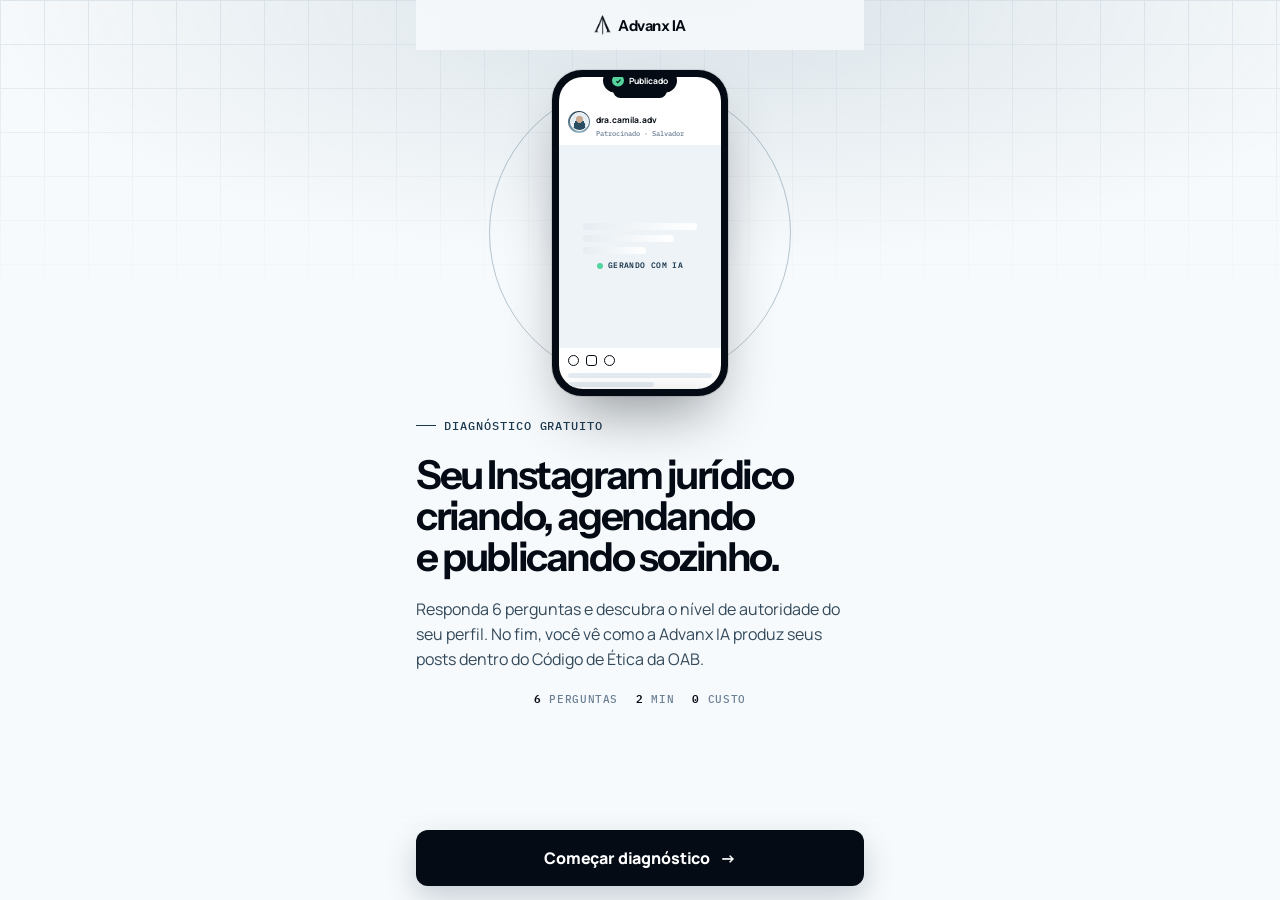
<file: diagnostico-advanx-ia/index.html>
<!doctype html>
<html lang="pt-BR">
<head>
<meta charset="utf-8">
<meta name="viewport" content="width=device-width, initial-scale=1, viewport-fit=cover">
<meta name="theme-color" content="#f7fafc">
<title>Diagnóstico Advanx IA</title>
<link rel="preconnect" href="https://fonts.googleapis.com">
<link rel="preconnect" href="https://fonts.gstatic.com" crossorigin>
<link href="https://fonts.googleapis.com/css2?family=IBM+Plex+Mono:wght@400;500;600&family=Instrument+Sans:wdth,wght@75..100,400..700&family=Manrope:wght@400;500;600;700;800&display=swap" rel="stylesheet">
<style>
/* Advanx IA Design System — tema claro. Coluna única 480px, uma decisão por tela, ação na zona do polegar. */
:root{
  --blue-300:#9ab7c8; --blue-400:#5f839a; --blue-500:#3e667f; --blue-600:#294c63; --blue-700:#1c384d;
  --ink-950:#050b14; --ink-900:#091321; --ink-850:#0d1a2b; --ink-800:#132238;
  --slate-50:#f7fafc; --slate-100:#eef3f8; --slate-300:#c6d1de; --slate-500:#6b7f94;
  --green-400:#54d39d; --green-600:#1f9a66; --amber-400:#f9c66b; --amber-600:#b7790b; --red-500:#c8424b;
  --canvas:var(--slate-50); --surface:#fff; --surface-raised:var(--slate-100); --surface-strong:#e6edf2;
  --text:var(--ink-950); --text-soft:#33495a; --muted:var(--slate-500); --line:#cdd9e2;
  --action:var(--blue-700); --focus:var(--blue-600);
  --btn:var(--ink-950); --btn-hover:var(--ink-800); --btn-fg:#fff;
  --font-display:"Instrument Sans",system-ui,-apple-system,"Segoe UI",sans-serif;
  --font-body:"Manrope",system-ui,-apple-system,"Segoe UI",sans-serif;
  --font-mono:"IBM Plex Mono",ui-monospace,Menlo,monospace;
  --r-sm:8px; --r-md:12px; --r-lg:16px; --r-xl:24px;
  --ease:cubic-bezier(.16,1,.3,1); --spring:cubic-bezier(.34,1.56,.64,1);
  color-scheme:light;
}
*{box-sizing:border-box}
html,body{height:100%}
body{margin:0;background:var(--canvas);color:var(--text);font-family:var(--font-body);font-size:16px;line-height:1.55;overflow-x:hidden;
  -webkit-user-select:none;user-select:none;-webkit-touch-callout:none;-webkit-tap-highlight-color:transparent}
input{-webkit-user-select:text;user-select:text;font:inherit}
button{font:inherit;color:inherit;cursor:pointer}
a{color:inherit}
h1,h2,h3,p{margin:0}
:focus-visible{outline:2px solid var(--focus);outline-offset:3px}

/* Assinatura do DS: halo + malha */
.shell-bg{position:fixed;inset:0;pointer-events:none;z-index:0;background:radial-gradient(ellipse 80% 42% at 54% 0%,color-mix(in srgb,var(--blue-500) 15%,transparent),transparent 70%)}
.shell-bg::after{content:"";position:absolute;inset:0;opacity:.6;background-image:linear-gradient(var(--line) 1px,transparent 1px),linear-gradient(90deg,var(--line) 1px,transparent 1px);background-size:44px 44px;-webkit-mask-image:linear-gradient(#000,transparent 34%);mask-image:linear-gradient(#000,transparent 34%)}

.app{position:relative;z-index:1;min-height:100%;max-width:480px;margin:0 auto;padding-inline:16px;display:flex;flex-direction:column}

/* Header */
.top{position:sticky;top:env(safe-area-inset-top,0px);z-index:6;padding-block:8px;background:color-mix(in srgb,var(--canvas) 86%,transparent);-webkit-backdrop-filter:blur(12px);backdrop-filter:blur(12px)}
.top-row{display:grid;grid-template-columns:34px 1fr 34px;align-items:center;min-height:34px}
.back{width:34px;height:34px;display:grid;place-items:center;border:1px solid var(--line);border-radius:var(--r-md);background:var(--surface);transition:opacity 160ms,transform 160ms var(--ease)}
.back:active{transform:scale(.92)}
.back[data-off="true"]{opacity:0;pointer-events:none}
.back svg{width:16px;height:16px}
.brand{justify-self:center;display:flex;align-items:center;gap:7px;font:650 15px/1 var(--font-display);letter-spacing:-.035em}
.brand img{height:20px;width:auto;display:block}
.mark{width:28px;height:28px;border-radius:9px;background:var(--ink-950);display:grid;place-items:center;position:relative;overflow:hidden}
.mark::before{content:"";width:11px;height:11px;border:2px solid #fff;border-radius:3px;transform:rotate(45deg)}
.mark::after{content:"";position:absolute;width:5px;height:5px;border-radius:50%;background:var(--green-400);right:5px;top:5px}
.segs{display:flex;gap:4px;margin-top:8px}
.segs[data-off="true"]{display:none}
.seg{flex:1;height:4px;border-radius:999px;background:var(--surface-strong);overflow:hidden;position:relative}
.seg i{position:absolute;inset:0;border-radius:inherit;background:var(--action);transform:scaleX(0);transform-origin:left;transition:transform 520ms var(--ease)}
.seg.done i{transform:scaleX(1)}
.seg.now i{transform:scaleX(.42);background:var(--blue-500);animation:segpulse 1.6s ease-in-out infinite}
.step-label{display:flex;justify-content:space-between;margin-top:6px;font:500 10.5px/1 var(--font-mono);letter-spacing:.07em;text-transform:uppercase;color:var(--muted);transition:opacity 220ms}
.step-label[data-off="true"]{display:none}
.step-label b{color:var(--text);font-weight:600}

/* Stage + transições */
.stage{flex:1;display:flex;flex-direction:column;padding-block:14px 0}
.screen{flex:1;display:flex;flex-direction:column;gap:20px}
.screen.out{animation:out 200ms ease-in forwards}
.a{animation:rise 420ms var(--ease) both;animation-delay:calc(var(--d,0) * 60ms + 80ms)}
.eyebrow{display:flex;align-items:center;gap:8px;color:var(--action);font:500 12px/1.3 var(--font-mono);letter-spacing:.08em;text-transform:uppercase}
.eyebrow::before{content:"";width:20px;height:1px;background:currentColor}
.title{font:650 clamp(26px,7vw,32px)/1.08 var(--font-display);letter-spacing:-.05em;text-wrap:balance}
.title .w{display:inline-block;overflow:hidden;vertical-align:top;padding-bottom:.08em;margin-bottom:-.08em}
.title .w>span{display:inline-block;animation:word 560ms var(--ease) both;animation-delay:calc(var(--i) * 34ms + 60ms)}
.sub{color:var(--text-soft);font-size:15px;line-height:1.5;margin-top:-6px}

/* Opções */
.opts{display:grid;gap:10px}
.opt{position:relative;overflow:hidden;width:100%;min-height:60px;padding:14px 48px 14px 14px;display:flex;align-items:center;gap:12px;text-align:left;
  border:1.5px solid var(--line);border-radius:var(--r-md);background:var(--surface);
  transition:border-color 160ms,background-color 160ms,transform 220ms var(--ease),opacity 260ms,box-shadow 220ms}
.opt:active{transform:scale(.985)}
@media (hover:hover){.opt:hover{border-color:var(--blue-300);box-shadow:0 8px 22px color-mix(in srgb,var(--action) 9%,transparent)}}
.key{width:28px;height:28px;flex:none;display:grid;place-items:center;border-radius:8px;border:1px solid var(--line);background:var(--surface-raised);font:600 12px/1 var(--font-mono);color:var(--muted);transition:all 200ms}
.otxt{display:grid;gap:2px;min-width:0}
.olabel{font-weight:700;font-size:15.5px;line-height:1.3}
.ohint{font-size:13px;color:var(--muted);line-height:1.35}
.tick{position:absolute;right:14px;top:50%;width:24px;height:24px;margin-top:-12px;border-radius:50%;border:1.5px solid var(--line);display:grid;place-items:center;transition:all 240ms var(--ease)}
.multi .tick{border-radius:7px}
.tick svg{width:13px;height:13px;fill:none;stroke:#fff;stroke-width:3;stroke-linecap:round;stroke-linejoin:round;stroke-dasharray:22;stroke-dashoffset:22;transition:stroke-dashoffset 300ms var(--ease) 80ms}
.opt[aria-checked="true"]{border-color:var(--ink-950);background:color-mix(in srgb,var(--blue-300) 12%,#fff);box-shadow:0 0 0 3px color-mix(in srgb,var(--blue-500) 14%,transparent)}
.opt[aria-checked="true"] .key{background:var(--ink-950);border-color:var(--ink-950);color:#fff}
.opt[aria-checked="true"] .tick{background:var(--ink-950);border-color:var(--ink-950);animation:pop 420ms var(--spring)}
.opt[aria-checked="true"] .tick svg{stroke-dashoffset:0}
.opts.chosen .opt:not([aria-checked="true"]){opacity:.35;transform:scale(.98)}
.opts.chosen .opt[aria-checked="true"]{transform:scale(1.02)}
.ripple{position:absolute;border-radius:50%;pointer-events:none;background:color-mix(in srgb,var(--blue-500) 22%,transparent);transform:scale(0);animation:ripple 600ms var(--ease) forwards}

/* Dock */
.dock{position:sticky;bottom:0;margin-top:auto;margin-inline:-16px;padding:16px 16px calc(14px + env(safe-area-inset-bottom,0px));display:grid;gap:8px;z-index:4;
  background:linear-gradient(to top,var(--canvas) 70%,color-mix(in srgb,var(--canvas) 0%,transparent))}
.btn{position:relative;overflow:hidden;min-height:56px;width:100%;padding:0 20px;border:1px solid transparent;border-radius:var(--r-md);display:inline-flex;align-items:center;justify-content:center;gap:10px;
  font-weight:800;font-size:16px;letter-spacing:-.01em;text-decoration:none;transition:transform 160ms var(--ease),background-color 160ms,box-shadow 160ms,opacity 200ms}
.btn:active{transform:scale(.98)}
.btn-primary{background:var(--btn);color:var(--btn-fg);box-shadow:0 12px 30px color-mix(in srgb,var(--action) 22%,transparent)}
@media (hover:hover){.btn-primary:hover{background:var(--btn-hover);transform:translateY(-2px)}}
.btn-secondary{background:var(--surface);color:var(--text);border-color:var(--line)}
.btn-ghost{background:transparent;color:var(--text-soft);min-height:46px;font-weight:700;font-size:15px}
.btn:disabled{opacity:.32;pointer-events:none;box-shadow:none}
.btn .arr{display:inline-block;transition:transform 160ms var(--ease)}
.btn-primary:not(:disabled) .arr{animation:nudge 2.4s var(--ease) infinite 1.2s}
.badge{min-width:22px;height:22px;padding:0 6px;border-radius:999px;background:var(--green-400);color:var(--ink-950);font:600 12px/22px var(--font-mono);display:inline-block}
.badge.bump{animation:pop 360ms var(--spring)}
.loader{width:16px;height:16px;border:2px solid currentColor;border-right-color:transparent;border-radius:50%;animation:spin 700ms linear infinite}

/* Intro: celular com o produto rodando */
.demo{position:relative;height:330px;display:grid;place-items:center;margin-top:4px}
.demo::before{content:"";position:absolute;width:300px;height:300px;border-radius:50%;border:1px solid color-mix(in srgb,var(--blue-500) 35%,transparent)}
.demo::after{content:"";position:absolute;width:210px;height:210px;border-radius:50%;background:radial-gradient(circle,color-mix(in srgb,var(--blue-500) 18%,transparent),transparent 70%)}
.phone{position:relative;z-index:2;width:176px;height:326px;border-radius:30px;background:var(--ink-950);padding:7px;box-shadow:0 30px 60px -18px rgba(5,11,20,.45),0 0 0 1px rgba(5,11,20,.1)}
.scr{position:relative;width:100%;height:100%;border-radius:24px;background:#fff;overflow:hidden;display:flex;flex-direction:column}
.notch{position:absolute;top:6px;left:50%;width:54px;height:15px;margin-left:-27px;border-radius:10px;background:var(--ink-950);z-index:3}
.ig-top{display:flex;align-items:center;gap:6px;padding:28px 9px 7px}
.ava{width:22px;height:22px;border-radius:50%;flex:none;padding:1.5px;background:conic-gradient(var(--blue-700),var(--blue-300),var(--blue-700))}
.ava i{display:block;width:100%;height:100%;border-radius:50%;border:1.5px solid #fff;background:radial-gradient(circle at 50% 38%,#c9a98f 0 26%,transparent 27%),radial-gradient(ellipse at 50% 110%,#294c63 0 52%,transparent 53%),#e6edf2}
.ig-top b{font:700 8.5px/1 var(--font-body)}
.ig-top small{display:block;font:500 7px/1.2 var(--font-mono);color:var(--muted)}
.post{position:relative;margin:0 0;aspect-ratio:4/5;overflow:hidden;background:var(--surface-strong)}
.slides{position:absolute;inset:0;display:flex;transition:transform 640ms var(--ease)}
.slide{flex:none;width:100%;height:100%;padding:12px;display:flex;flex-direction:column;justify-content:space-between;color:#fff;background:var(--blue-700);position:relative;overflow:hidden}
.slide:nth-child(2){background:var(--ink-950)}
.slide:nth-child(3){background:var(--blue-500)}
.slide .k{font:500 6.5px/1 var(--font-mono);letter-spacing:.08em;opacity:.75;text-transform:uppercase}
.slide h4{margin:0;font:650 14px/1.08 var(--font-display);letter-spacing:-.04em;max-width:96px;position:relative;z-index:1}
.slide p{margin:0;font:600 8px/1.35 var(--font-body);opacity:.85;max-width:110px;position:relative;z-index:1}
.lawyer{position:absolute;right:-8px;bottom:0;width:86px;height:122px}
.lawyer::before{content:"";position:absolute;left:24px;top:8px;width:38px;height:44px;border-radius:50% 50% 46% 46%;background:#c9a98f}
.lawyer::after{content:"";position:absolute;left:0;bottom:0;width:86px;height:70px;border-radius:44px 44px 0 0;background:linear-gradient(#0d1a2b,#132238);box-shadow:inset 0 0 0 0 #fff}
.lawyer i{position:absolute;left:36px;bottom:30px;width:14px;height:40px;background:#fff;z-index:1;clip-path:polygon(50% 0,100% 30%,70% 100%,30% 100%,0 30%)}
.dots{position:absolute;bottom:8px;left:0;right:0;display:flex;justify-content:center;gap:3px;z-index:2}
.dots i{width:4px;height:4px;border-radius:50%;background:rgba(255,255,255,.45);transition:all 300ms}
.dots i.on{background:#fff;width:10px;border-radius:3px}
.gen{position:absolute;inset:0;z-index:3;background:var(--surface-raised);display:grid;align-content:center;justify-items:center;gap:8px;transition:opacity 420ms var(--ease)}
.gen .bars{display:grid;gap:5px;width:70%}
.gen .bars i{height:7px;border-radius:4px;background:linear-gradient(90deg,var(--surface-strong),#fff,var(--surface-strong));background-size:200% 100%;animation:shine 1.1s linear infinite}
.gen .bars i:nth-child(2){width:80%}.gen .bars i:nth-child(3){width:55%}
.gen span{font:600 7.5px/1 var(--font-mono);color:var(--action);letter-spacing:.05em;display:flex;gap:5px;align-items:center}
.gen span::before{content:"";width:6px;height:6px;border-radius:50%;background:var(--green-400);animation:blink 1s infinite}
.ig-act{display:flex;gap:7px;padding:7px 9px}
.ig-act i{width:11px;height:11px;border:1.5px solid var(--ink-950);border-radius:50%}
.ig-act i:nth-child(2){border-radius:3px}
.ig-cap{padding:0 9px;display:grid;gap:4px}
.ig-cap i{height:5px;border-radius:3px;background:var(--surface-strong)}
.ig-cap i:last-child{width:60%}
.sheet{position:absolute;left:6px;right:6px;bottom:6px;z-index:4;padding:9px;border-radius:14px;background:#fff;border:1px solid var(--line);box-shadow:0 -10px 24px rgba(5,11,20,.12);transform:translateY(120%);transition:transform 480ms var(--ease)}
.sheet small{display:block;font:500 6.5px/1 var(--font-mono);letter-spacing:.07em;color:var(--muted);text-transform:uppercase}
.sheet b{display:block;font:700 9.5px/1.25 var(--font-body);margin-top:4px}
.sheet .sbtn{margin-top:7px;height:22px;border-radius:7px;background:var(--ink-950);color:#fff;font:700 8px/22px var(--font-body);text-align:center;transition:transform 200ms var(--ease),background 200ms}
.toast{position:absolute;left:50%;top:30px;z-index:5;transform:translate(-50%,-160%);display:flex;align-items:center;gap:5px;padding:6px 9px;border-radius:999px;background:var(--ink-950);color:#fff;font:700 8.5px/1 var(--font-body);white-space:nowrap;transition:transform 480ms var(--spring)}
.toast i{width:12px;height:12px;border-radius:50%;background:var(--green-400);display:grid;place-items:center}
.toast i svg{width:7px;height:7px;fill:none;stroke:var(--ink-950);stroke-width:4}
.phone[data-s="1"] .gen,.phone[data-s="2"] .gen,.phone[data-s="3"] .gen,.phone[data-s="4"] .gen{opacity:0}
.phone[data-s="2"] .slides,.phone[data-s="3"] .slides{transform:translateX(-100%)}
.phone[data-s="4"] .slides{transform:translateX(-200%)}
.phone[data-s="3"] .sheet{transform:none}
.phone[data-s="3"] .sbtn{animation:press 600ms 700ms both}
.phone[data-s="4"] .toast{transform:translate(-50%,0)}
.float{position:absolute;z-index:3;display:flex;align-items:center;gap:6px;padding:7px 10px;border-radius:999px;background:#fff;border:1px solid var(--line);font:600 11px/1 var(--font-mono);white-space:nowrap;box-shadow:0 10px 24px rgba(5,11,20,.08);opacity:0;transform:translateY(8px) scale(.94);transition:opacity 360ms var(--ease),transform 360ms var(--spring)}
.float i{width:7px;height:7px;border-radius:50%;background:var(--green-400)}
.float.f1{left:max(0px,calc(50% - 190px));top:58px}
.float.f2{right:max(0px,calc(50% - 190px));top:148px}
.float.f3{left:max(0px,calc(50% - 180px));bottom:46px}
.phone[data-s="1"]~.f1,.phone[data-s="2"]~.f1,.phone[data-s="3"]~.f1,.phone[data-s="4"]~.f1,
.phone[data-s="2"]~.f2,.phone[data-s="3"]~.f2,.phone[data-s="4"]~.f2,
.phone[data-s="3"]~.f3,.phone[data-s="4"]~.f3{opacity:1;transform:none}
.hero{font:650 clamp(30px,8.4vw,40px)/1.03 var(--font-display);letter-spacing:-.06em;text-wrap:balance}
.lede{color:var(--text-soft);font-size:16px;line-height:1.55}
.facts{display:flex;justify-content:center;gap:18px;font:500 11px/1 var(--font-mono);letter-spacing:.06em;text-transform:uppercase;color:var(--muted)}
.facts b{color:var(--text);font-weight:600}

/* Campos */
.fields{display:grid;gap:14px}
.field{display:grid;gap:7px}
.field label{font-size:13.5px;font-weight:700;color:var(--text-soft)}
.iw{position:relative}
.iw .pre{position:absolute;left:15px;top:50%;transform:translateY(-50%);font-weight:800;font-size:18px;color:var(--muted);pointer-events:none;transition:color 160ms}
.input{width:100%;min-height:56px;padding:0 15px;border:1.5px solid var(--line);border-radius:var(--r-md);background:var(--surface);color:var(--text);font-size:16px;transition:border-color 160ms,box-shadow 160ms}
.input.pp{padding-left:36px;font-size:18px;font-weight:700}
.input:focus{outline:0;border-color:var(--focus);box-shadow:0 0 0 3px color-mix(in srgb,var(--focus) 16%,transparent)}
.input:focus+.pre,.iw:focus-within .pre{color:var(--action)}
.field.ok .input{border-color:var(--green-600)}
.field.err .input{border-color:var(--red-500);box-shadow:0 0 0 3px color-mix(in srgb,var(--red-500) 13%,transparent);animation:shake 320ms}
.field .msg{display:none;font-size:12.5px;color:var(--red-500)}
.field.err .msg{display:block}
.safe{display:flex;align-items:center;gap:8px;font-size:12.5px;color:var(--muted);font-weight:600}
.safe svg{width:14px;height:14px;fill:none;stroke:var(--blue-500);stroke-width:2.2}
.ig-preview{display:flex;align-items:center;gap:12px;padding:12px;border-radius:var(--r-md);background:var(--surface);border:1px solid var(--line);opacity:.5;transition:opacity 260ms}
.ig-preview.on{opacity:1}
.ig-preview .ava{width:40px;height:40px;padding:2px}
.ig-preview b{display:block;font-size:15px}
.ig-preview small{font:500 11px/1 var(--font-mono);color:var(--muted)}

/* Gauge (nota e resultado) */
.gauge{position:relative;width:100%;max-width:300px;margin:0 auto}
.gauge svg{width:100%;display:block;overflow:visible}
.g-track{fill:none;stroke:var(--surface-strong);stroke-width:16;stroke-linecap:round}
.g-val{fill:none;stroke:var(--gc,var(--action));stroke-width:16;stroke-linecap:round;transition:stroke-dashoffset 700ms var(--ease),stroke 300ms}
.g-ticks line{stroke:var(--line);stroke-width:2}
.needle{transform-origin:150px 150px;transition:transform 700ms var(--spring)}
.needle line{stroke:var(--ink-950);stroke-width:4;stroke-linecap:round}
.needle circle{fill:var(--ink-950)}
.g-num{text-align:center;margin-top:6px}
.g-num b{display:block;font:650 60px/1 var(--font-display);letter-spacing:-.06em;font-variant-numeric:tabular-nums;color:var(--gc,var(--text));transition:color 300ms}
.g-num small{font:500 11px/1 var(--font-mono);color:var(--muted);letter-spacing:.06em;text-transform:uppercase}
.g-num b.bump{animation:bump 260ms var(--ease)}
.verdict{text-align:center;font-weight:800;font-size:16px;min-height:24px;margin-top:14px}
.range{width:100%;-webkit-appearance:none;appearance:none;height:44px;background:transparent;margin-top:6px}
.range::-webkit-slider-runnable-track{height:8px;border-radius:999px;background:linear-gradient(90deg,var(--gc,var(--action)) var(--p,50%),var(--surface-strong) var(--p,50%))}
.range::-moz-range-track{height:8px;border-radius:999px;background:linear-gradient(90deg,var(--gc,var(--action)) var(--p,50%),var(--surface-strong) var(--p,50%))}
.range::-webkit-slider-thumb{-webkit-appearance:none;width:34px;height:34px;margin-top:-13px;border-radius:50%;background:#fff;border:3px solid var(--ink-950);box-shadow:0 6px 16px rgba(5,11,20,.22)}
.range::-moz-range-thumb{width:28px;height:28px;border-radius:50%;background:#fff;border:3px solid var(--ink-950)}
.range.idle::-webkit-slider-thumb{animation:hint 1.6s var(--ease) infinite}
.ends{display:flex;justify-content:space-between;font:500 11px/1 var(--font-mono);color:var(--muted);letter-spacing:.04em}

/* Análise */
.scan{flex:1;display:grid;align-content:center;gap:26px;padding-block:24px}
.scan-head{display:flex;flex-direction:column;align-items:center;gap:10px}
.scan-ava{width:74px;height:74px;border-radius:50%;padding:3px;background:conic-gradient(from var(--ang,0deg),var(--blue-700),var(--blue-300),var(--green-400),var(--blue-700));animation:rot 1.6s linear infinite}
.scan-ava i{display:block;width:100%;height:100%;border-radius:50%;border:3px solid var(--canvas);background:radial-gradient(circle at 50% 38%,#c9a98f 0 24%,transparent 25%),radial-gradient(ellipse at 50% 112%,#294c63 0 52%,transparent 53%),#e6edf2}
.handle{font:600 15px/1 var(--font-mono);min-height:16px}
.handle::after{content:"";display:inline-block;width:2px;height:15px;margin-left:2px;vertical-align:-2px;background:var(--action);animation:blink 800ms steps(1) infinite}
.grid9{position:relative;display:grid;grid-template-columns:repeat(3,1fr);gap:4px;width:204px;margin:0 auto;border-radius:10px;overflow:hidden}
.grid9 i{aspect-ratio:1;background:var(--surface-strong);transition:background-color 300ms,transform 300ms var(--spring)}
.grid9 i.lit{background:var(--blue-700)}
.grid9 i.lit:nth-child(3n+2){background:var(--blue-500)}
.grid9 i.lit:nth-child(4n){background:var(--ink-950)}
.grid9::after{content:"";position:absolute;left:0;right:0;height:36px;top:-36px;background:linear-gradient(transparent,color-mix(in srgb,var(--green-400) 45%,transparent),transparent);animation:sweep 1.4s var(--ease) infinite}
.steps{display:grid;gap:12px;width:100%;max-width:300px;margin:0 auto}
.st{display:flex;align-items:center;gap:10px;font-weight:700;font-size:14.5px;color:var(--muted);opacity:.3;transform:translateX(-6px);transition:all 360ms var(--ease)}
.st.on{opacity:1;color:var(--text);transform:none}
.st i{width:22px;height:22px;flex:none;border-radius:50%;border:1.5px solid var(--line);display:grid;place-items:center;position:relative;transition:all 300ms}
.st.on:not(.ok) i{border-color:var(--action);border-right-color:transparent;animation:spin 700ms linear infinite}
.st.ok i{background:var(--green-600);border-color:var(--green-600);animation:pop 380ms var(--spring)}
.st i svg{width:11px;height:11px;fill:none;stroke:#fff;stroke-width:3.4;stroke-linecap:round;stroke-linejoin:round;opacity:0}
.st.ok i svg{opacity:1}

/* Perfil real (Apify) */
.pf-ava{width:74px;height:74px;border-radius:50%;padding:3px;background:conic-gradient(var(--blue-700),var(--blue-300),var(--green-400),var(--blue-700));position:relative}
.pf-ava.loading{animation:rot 1.6s linear infinite}
.pf-ava img,.pf-ava i{display:block;width:100%;height:100%;border-radius:50%;border:3px solid var(--canvas);object-fit:cover;background:radial-gradient(circle at 50% 38%,#c9a98f 0 24%,transparent 25%),radial-gradient(ellipse at 50% 112%,#294c63 0 52%,transparent 53%),#e6edf2}
.pf-ava img{animation:pop 420ms var(--spring)}
.pf-meta{text-align:center;display:grid;gap:4px;min-height:44px}
.pf-meta b{font-size:16px}
.pf-meta small{font:500 11.5px/1.3 var(--font-mono);color:var(--muted)}
.pf-bio{font-size:13.5px;color:var(--text-soft);line-height:1.45;max-width:320px;margin:0 auto;opacity:0;transition:opacity 400ms}
.pf-bio.on{opacity:1}
.p3{display:grid;grid-template-columns:repeat(3,1fr);gap:6px;width:100%;max-width:300px;margin:0 auto}
.p3 .t{position:relative;aspect-ratio:4/5;border-radius:10px;overflow:hidden;background:var(--surface-strong)}
.p3 .t::after{content:"";position:absolute;inset:0;background:linear-gradient(90deg,transparent,rgba(255,255,255,.7),transparent);transform:translateX(-100%);animation:shimx 1.2s ease-in-out infinite}
.p3 .t.on::after{display:none}
.p3 .t img{position:absolute;inset:0;width:100%;height:100%;object-fit:cover;animation:pop 420ms var(--spring)}
.p3 .t span{position:absolute;inset:0;padding:7px;display:flex;align-items:flex-end;font:600 9px/1.3 var(--font-body);color:#fff;background:linear-gradient(160deg,var(--blue-700),var(--ink-950));animation:pop 420ms var(--spring)}
.p3 .t em{position:absolute;left:0;right:0;height:30%;top:-30%;background:linear-gradient(transparent,rgba(84,211,157,.55),transparent);font-style:normal;animation:sweep 1.1s var(--ease) 2}
.who{display:flex;gap:12px;align-items:center;padding:14px;border:1px solid var(--line);border-radius:var(--r-lg);background:var(--surface)}
.who .pf-ava{width:52px;height:52px;padding:2px;flex:none}
.who .pf-ava img,.who .pf-ava i{border-width:2px}
.who div{min-width:0;display:grid;gap:2px}
.who b{font-size:15px}
.who small{font:500 11px/1.3 var(--font-mono);color:var(--muted)}
.who p{font-size:13px;color:var(--text-soft);line-height:1.4;display:-webkit-box;-webkit-line-clamp:2;-webkit-box-orient:vertical;overflow:hidden}
.reads{display:grid;gap:1px;border:1px solid var(--line);border-radius:var(--r-lg);overflow:hidden;background:var(--line)}
.rd{display:grid;grid-template-columns:56px minmax(0,1fr);gap:12px;padding:12px;background:var(--surface);align-items:start}
.rd .th{width:56px;aspect-ratio:4/5;border-radius:8px;overflow:hidden;background:linear-gradient(160deg,var(--blue-700),var(--ink-950));display:grid;place-items:center;color:#fff;font:600 10px var(--font-mono)}
.rd .th img{width:100%;height:100%;object-fit:cover}
.rd strong{display:block;font-size:13.5px}
.rd span{display:block;margin-top:2px;font-size:13.5px;color:var(--text-soft);line-height:1.45}
.duo{display:grid;grid-template-columns:1fr 1fr;gap:8px}
.box{padding:14px;border-radius:var(--r-lg);border:1px solid var(--line);background:var(--surface);display:grid;gap:8px;align-content:start}
.box ul{margin:0;padding:0;list-style:none;display:grid;gap:7px}
.box li{font-size:13px;line-height:1.4;color:var(--text-soft);padding-left:14px;position:relative}
.box li::before{content:"";position:absolute;left:0;top:7px;width:6px;height:6px;border-radius:50%;background:var(--bc)}
.mock{padding:16px;border-radius:var(--r-lg);background:linear-gradient(160deg,var(--blue-700),var(--ink-950));color:#fff;display:grid;gap:10px;position:relative;overflow:hidden}
.mock::after{content:"";position:absolute;width:160px;height:160px;right:-60px;bottom:-70px;border-radius:50%;border:1px solid rgba(154,183,200,.4)}
.mock .k{font:500 10px/1 var(--font-mono);letter-spacing:.08em;text-transform:uppercase;color:var(--blue-300)}
.mock h4{margin:0;font:650 22px/1.08 var(--font-display);letter-spacing:-.045em;max-width:85%}
.mock p{margin:0;font-size:13px;line-height:1.5;color:var(--slate-300);position:relative;z-index:1}
.price-inline{display:flex;align-items:baseline;justify-content:center;gap:6px;padding:12px;border-radius:var(--r-md);background:var(--surface-raised);font-weight:700;color:var(--text-soft);font-size:14px}
.price-inline b{font:650 24px/1 var(--font-display);letter-spacing:-.04em;color:var(--text)}
@keyframes shimx{to{transform:translateX(100%)}}
@media (max-width:370px){.duo{grid-template-columns:1fr}}

/* Resultado */
.r-card{padding:22px 18px 20px;border:1px solid var(--line);border-radius:var(--r-xl);background:var(--surface);box-shadow:0 22px 50px -20px color-mix(in srgb,var(--action) 30%,transparent);display:grid;gap:14px;justify-items:center;text-align:center}
.lvl{display:inline-flex;align-items:center;gap:6px;padding:6px 11px;border-radius:999px;font:600 11px/1 var(--font-mono);letter-spacing:.06em;text-transform:uppercase;color:var(--gc);background:color-mix(in srgb,var(--gc) 12%,#fff)}
.lvl i{width:6px;height:6px;border-radius:50%;background:currentColor}
.r-card h2{font:650 23px/1.12 var(--font-display);letter-spacing:-.045em;text-wrap:balance}
.r-card p{color:var(--text-soft);font-size:14.5px;line-height:1.5;max-width:360px}
.chips{display:flex;flex-wrap:wrap;gap:6px;justify-content:center}
.chip{padding:6px 10px;border-radius:999px;background:var(--surface-raised);font:500 11.5px/1 var(--font-mono);color:var(--text-soft)}
.chip b{color:var(--text);font-weight:600}
.lbl{font:500 11px/1.3 var(--font-mono);letter-spacing:.08em;text-transform:uppercase;color:var(--muted)}
.plan{display:grid;gap:1px;border:1px solid var(--line);border-radius:var(--r-lg);overflow:hidden;background:var(--line)}
.pl{display:grid;grid-template-columns:30px minmax(0,1fr);gap:12px;padding:15px 14px;background:var(--surface)}
.pl b.n{width:28px;height:28px;display:grid;place-items:center;border-radius:8px;color:var(--action);background:color-mix(in srgb,var(--action) 9%,transparent);font:600 11px var(--font-mono)}
.pl strong{display:block;font-size:14.5px;line-height:1.3}
.pl span{display:block;margin-top:3px;color:var(--text-soft);font-size:13.5px;line-height:1.45}

/* Preço */
.price-card{position:relative;overflow:hidden;padding:26px 20px 22px;border-radius:var(--r-xl);background:var(--ink-950);color:#fff;display:grid;gap:18px;box-shadow:0 30px 60px -24px rgba(5,11,20,.6)}
.price-card::before{content:"";position:absolute;width:260px;height:260px;right:-90px;top:-110px;border-radius:50%;border:1px solid rgba(154,183,200,.35)}
.price-card::after{content:"";position:absolute;width:180px;height:180px;right:-50px;top:-70px;border-radius:50%;background:radial-gradient(circle,rgba(84,211,157,.22),transparent 70%)}
.pc-top{position:relative;z-index:1;font:500 11px/1 var(--font-mono);letter-spacing:.08em;text-transform:uppercase;color:var(--blue-300)}
.pc-val{position:relative;z-index:1;display:flex;align-items:flex-start;gap:6px;line-height:1}
.pc-val small{font:650 22px/1 var(--font-display);margin-top:10px;color:var(--blue-300)}
.pc-val b{font:650 84px/.9 var(--font-display);letter-spacing:-.07em;font-variant-numeric:tabular-nums}
.pc-val span{align-self:flex-end;margin-bottom:8px;font-weight:700;color:var(--slate-300)}
.pc-list{position:relative;z-index:1;display:grid;gap:10px;margin:0;padding:0;list-style:none}
.pc-list li{display:flex;gap:10px;align-items:flex-start;font-size:14.5px;font-weight:600;color:var(--slate-100);opacity:0;transform:translateY(8px);transition:all 420ms var(--ease)}
.pc-list li.on{opacity:1;transform:none}
.pc-list li i{width:20px;height:20px;flex:none;border-radius:50%;background:var(--green-400);display:grid;place-items:center;margin-top:1px}
.pc-list li i svg{width:10px;height:10px;fill:none;stroke:var(--ink-950);stroke-width:3.6;stroke-linecap:round;stroke-linejoin:round}

/* Agenda */
.days{display:flex;gap:8px;overflow-x:auto;scrollbar-width:none;margin-inline:-16px;padding:2px 16px 6px;scroll-snap-type:x proximity}
.days::-webkit-scrollbar{display:none}
.day{flex:none;scroll-snap-align:start;width:64px;padding:10px 0;display:grid;gap:4px;justify-items:center;border:1.5px solid var(--line);border-radius:var(--r-md);background:var(--surface);transition:all 200ms var(--ease)}
.day small{font:500 10.5px/1 var(--font-mono);text-transform:uppercase;letter-spacing:.05em;color:var(--muted)}
.day b{font:650 23px/1 var(--font-display);letter-spacing:-.04em}
.day[aria-pressed="true"]{background:var(--ink-950);border-color:var(--ink-950);color:#fff;transform:translateY(-2px)}
.day[aria-pressed="true"] small{color:var(--blue-300)}
.slots{display:grid;grid-template-columns:repeat(3,minmax(0,1fr));gap:8px}
.slot{min-height:50px;border:1.5px solid var(--line);border-radius:var(--r-md);background:var(--surface);font:600 15px/1 var(--font-mono);transition:all 200ms var(--ease);animation:rise 360ms var(--ease) both;animation-delay:calc(var(--d) * 40ms)}
.slot[aria-pressed="true"]{background:var(--action);border-color:var(--action);color:#fff;transform:scale(1.04)}
.skel{height:50px;border-radius:var(--r-md);background:var(--surface-strong);animation:pulse 1.2s ease-in-out infinite}
.sum{display:flex;align-items:center;gap:10px;padding:14px;border-radius:var(--r-md);background:var(--surface-raised);font-weight:700;font-size:14.5px;min-height:54px}
.sum svg{width:20px;height:20px;flex:none;fill:none;stroke:var(--blue-500);stroke-width:2}
.empty{grid-column:1/-1;padding:18px;border:1px dashed var(--line);border-radius:var(--r-md);text-align:center;color:var(--muted);font-size:14px}

/* Final */
.end{flex:1;display:grid;align-content:center;justify-items:center;gap:16px;text-align:center;padding-block:20px}
.ok-mark{width:84px;height:84px;border-radius:50%;background:var(--green-600);display:grid;place-items:center;animation:pop 600ms var(--spring) both;box-shadow:0 0 0 12px color-mix(in srgb,var(--green-400) 20%,transparent)}
.ok-mark svg{width:38px;height:38px;fill:none;stroke:#fff;stroke-width:3;stroke-linecap:round;stroke-linejoin:round;stroke-dasharray:40;stroke-dashoffset:40;animation:draw 520ms var(--ease) 300ms forwards}
.end h2{font:650 28px/1.08 var(--font-display);letter-spacing:-.05em;text-wrap:balance}
.end p{color:var(--text-soft);max-width:380px}
.ticket{width:100%;display:grid;gap:1px;border:1px solid var(--line);border-radius:var(--r-lg);overflow:hidden;background:var(--line);text-align:left}
.ticket div{display:flex;justify-content:space-between;gap:12px;padding:13px 14px;background:var(--surface);font-size:14px}
.ticket span{font:500 11px/1.7 var(--font-mono);letter-spacing:.05em;text-transform:uppercase;color:var(--muted)}
.ticket b{text-align:right}
#fx{position:fixed;inset:0;width:100%;height:100%;pointer-events:none;z-index:30}

@keyframes rise{from{opacity:0;transform:translateY(14px)}to{opacity:1;transform:none}}
@keyframes word{from{transform:translateY(105%)}to{transform:none}}
@keyframes out{to{opacity:0;transform:translateY(-10px)}}
@keyframes pop{0%{transform:scale(.5)}60%{transform:scale(1.15)}100%{transform:scale(1)}}
@keyframes ripple{to{transform:scale(1);opacity:0}}
@keyframes spin{to{transform:rotate(1turn)}}
@keyframes rot{to{transform:rotate(1turn)}}
@keyframes segpulse{50%{opacity:.55}}
@keyframes nudge{0%,80%,100%{transform:none}88%{transform:translateX(4px)}}
@keyframes shine{to{background-position:-200% 0}}
@keyframes blink{50%{opacity:0}}
@keyframes press{50%{transform:scale(.92);background:var(--blue-700)}}
@keyframes bump{50%{transform:scale(1.1)}}
@keyframes hint{0%,100%{box-shadow:0 0 0 0 rgba(28,56,77,.35)}50%{box-shadow:0 0 0 10px rgba(28,56,77,0)}}
@keyframes sweep{to{top:100%}}
@keyframes pulse{50%{opacity:.5}}
@keyframes shake{25%{transform:translateX(-4px)}75%{transform:translateX(4px)}}
@keyframes draw{to{stroke-dashoffset:0}}
@media (max-width:360px){.float{display:none}}
@media (prefers-reduced-motion:reduce){*,*::before,*::after{animation-duration:1ms!important;animation-iteration-count:1!important;transition-duration:1ms!important}}
</style>
</head>
<body>

<div class="shell-bg" aria-hidden="true"></div>
<div class="app">
  <header class="top">
    <div class="top-row">
      <button class="back" id="back" type="button" aria-label="Voltar" data-off="true" tabindex="-1"><svg viewBox="0 0 24 24" fill="none" stroke="currentColor" stroke-width="2.2" stroke-linecap="round" stroke-linejoin="round"><path d="M15 18l-6-6 6-6"/></svg></button>
      <div class="brand" id="brand"><img src="[data-uri]" alt="" width="17" height="20"><span>Advanx IA</span></div>
      <span></span>
    </div>
    <div class="segs" id="segs" data-off="true" aria-hidden="true"></div>
    <div class="step-label" id="stepLabel" data-off="true"><span id="stepName"></span><span id="stepCount"></span></div>
  </header>
  <main class="stage" id="stage"></main>
</div>
<canvas id="fx" aria-hidden="true"></canvas>

<script src="/assets/tracking.js" defer></script>
<script>
(function(){
'use strict';

/* ===================== CONFIG ===================== */
var CONFIG = {
  MARCA: 'Advanx IA',
  LEAD_URL: '/diagnostico-advanx-ia/api/lead',
  SLOTS_URL: 'https://n8n.advfunnel.com.br/webhook/agenda-aplicacao-previsibilidade-7f343841',
  BOOKING_URL: 'https://n8n.advfunnel.com.br/webhook/agendar-aplicacao-previsibilidade-7f343841',
  PERFIL_URL: '/diagnostico-advanx-ia/api/perfil',
  ANALISE_URL: '/diagnostico-advanx-ia/api/analise',
  TIMEOUT_PERFIL: 90000,
  TIMEOUT_ANALISE: 90000,
  DEMO_IA: false,              // Nunca habilitar em produção
  PRECO_MIN: 297,
  HORARIOS: ['09:00','10:30','14:00','15:30','17:00'],
  DIAS_AGENDA: 6,
  ANTECEDENCIA_MIN: 90,
  DURACAO_MIN: 30,
  FUSO: '-03:00'
};

/* ===================== PERGUNTAS ===================== */
var Q = {
  perfil:{type:'single',step:'Perfil',eyebrow:'Para começar',title:'Você é advogado(a)?',options:[
    {v:'sim',l:'Sim, sou advogado(a)'},{v:'nao',l:'Não sou advogado(a)'}]},
  instagram:{type:'instagram',step:'Instagram',eyebrow:'Seu perfil',title:'Qual é o @ do seu Instagram?',sub:'Usamos para analisar seu perfil e preparar a demonstração com a sua identidade.'},
  dores:{type:'multi',step:'Dificuldades',eyebrow:'Dificuldades',title:'O que mais trava a produção de conteúdo do seu Instagram?',sub:'Marque todas que se aplicam.',options:[
    {v:'tempo',l:'Falta de tempo'},
    {v:'tecnologia',l:'Falta de aptidão com tecnologia'},
    {v:'recursos',l:'Falta de recursos financeiros'},
    {v:'etica',l:'Dificuldade com as normas éticas',h:'Provimento 205/2021 da OAB'},
    {v:'agendamento',l:'Falta de ferramenta de agendamento'}]},
  nota:{type:'scale',step:'Nota',eyebrow:'Autoavaliação',title:'De 0 a 10, que nota você dá ao seu marketing hoje?'},
  meta:{type:'single',step:'Meta',eyebrow:'Sua meta',title:'Melhorando seu marketing, quantos contratos por mês você quer fechar?',options:[
    {v:'ate5',l:'Até 5 contratos'},{v:'6a20',l:'De 6 a 20 contratos'},{v:'21a50',l:'De 21 a 50 contratos'},{v:'51a100',l:'De 51 a 100 contratos'},{v:'100mais',l:'Acima de 100 contratos'}]},
  investimento:{type:'single',step:'Investimento',eyebrow:'Investimento',title:'Quanto você pode investir por mês para criar autoridade nas redes?',options:[
    {v:'ate500',l:'Até R$ 500'},{v:'ate1000',l:'Até R$ 1.000'},{v:'ate5000',l:'Até R$ 5.000'},{v:'5000mais',l:'Acima de R$ 5.000'},{v:'sem',l:'Não tenho condições de investir agora'}]},
  contato:{type:'contact',step:'Seus dados',eyebrow:'Diagnóstico pronto',title:'Para quem é este diagnóstico?',sub:'Seus dados liberam o resultado e o agendamento da demonstração.'},
  contato_nao:{type:'contact',step:'Seus dados',eyebrow:'Seus dados',title:'Como podemos falar com você?'},
  trabalho:{type:'single',step:'Trabalho',eyebrow:'Sobre você',title:'Com o que você trabalha?',options:[
    {v:'agencia',l:'Agência de marketing'},{v:'social',l:'Social media ou freelancer'},{v:'estudante',l:'Estudante de Direito'},{v:'escritorio',l:'Equipe de escritório de advocacia'},{v:'outro',l:'Outra área'}]},
  intuito:{type:'single',step:'Objetivo',eyebrow:'Objetivo',title:'Qual seu objetivo com a plataforma?',options:[
    {v:'clientes',l:'Atender meus clientes advogados'},{v:'escritorio',l:'Cuidar das redes do escritório onde trabalho'},{v:'indicar',l:'Indicar para um advogado'},{v:'conhecer',l:'Só estou conhecendo'}]}
};
var FLOW_SIM = ['intro','perfil','instagram','dores','nota','meta','investimento','contato','analise','resultado'];
var FLOW_NAO = ['intro','perfil','contato_nao','trabalho','intuito','fim_nao'];
var NO_BACK = {intro:1,analise:1,resultado:1,agendado:1,encerrado:1,fim_nao:1};

var PLANO = {
  tempo:['Tempo de volta','Um mês de posts gerado em uma sessão. Você revisa, aprova e a plataforma publica.'],
  tecnologia:['Zero curva técnica','Imagens, carrosséis e vídeos com a sua foto e identidade visual, sem Canva e sem editor.'],
  recursos:['Custo de produção','Produção própria a partir de R$ '+CONFIG.PRECO_MIN+'/mês, sem pagar agência ou designer.'],
  etica:['Dentro do Código de Ética','Conteúdo informativo, sem promessa de resultado nem captação indevida, alinhado ao Provimento 205/2021.'],
  agendamento:['Publicação automática','Agendamento e publicação direto no Instagram e no Facebook.']
};

/* ===================== ESTADO / UTILS ===================== */
var S = {ans:{},hist:[],cur:null,busy:false,score:0,booking:{day:null,time:null},slots:null,timers:[],nav:0,perfil:null,perfilP:null,perfilFor:null,ia:null,leadDbId:null,bookingResponse:null};
function sleep(ms){ return new Promise(function(r){ setTimeout(r,ms); }); }
function postJSON(url,body,ms){
  var ctl=window.AbortController?new AbortController():null, t=setTimeout(function(){ if(ctl) ctl.abort(); },ms);
  return fetch(url,{method:'POST',headers:{'Content-Type':'application/json'},body:JSON.stringify(body),signal:ctl?ctl.signal:undefined})
    .then(function(r){ return r.ok?r.json():null; }).catch(function(){ return null; }).then(function(j){ clearTimeout(t); return j; });
}
function safeImg(u){ return (typeof u==='string' && /^(data:image\/(png|jpe?g|webp);base64,|https:\/\/)/i.test(u)) ? u : ''; }
function imgTag(u,alt){ u=safeImg(u); return u?'<img src="'+esc(u)+'" alt="'+esc(alt||'')+'" referrerpolicy="no-referrer" loading="eager" onerror="this.remove()">':''; }
function leadId(){ var key='advanx_diagnostico_submission'; return S.leadId=S.leadId||sessionStorage.getItem(key)||((crypto.randomUUID&&crypto.randomUUID())||('q'+Date.now().toString(36)+Math.random().toString(36).slice(2,10))); }
try{ sessionStorage.setItem('advanx_diagnostico_submission',leadId()); }catch(e){}
function k(n){ n=+n||0; return n>=1e6?(n/1e6).toFixed(1).replace('.',',')+' mi':n>=1e4?Math.round(n/1e3)+' mil':n>=1e3?(n/1e3).toFixed(1).replace('.',',')+' mil':String(n); }

/* Perfil (Apify via n8n). Disparado no passo do @ — roda enquanto a pessoa responde o resto. */
function startPerfil(handle){
  if(S.perfilFor===handle && S.perfilP) return;
  S.perfilFor=handle; S.perfil=null;
  if(CONFIG.PERFIL_URL){ S.perfilP=postJSON(CONFIG.PERFIL_URL,{instagram:handle,lead_id:leadId(),utm:UTM},CONFIG.TIMEOUT_PERFIL); }
  else if(CONFIG.DEMO_IA){ S.perfilP=sleep(1800).then(function(){ return demoPerfil(handle); }); }
  else S.perfilP=Promise.resolve(null);
  S.perfilP.then(function(j){ if(S.perfilFor===handle) S.perfil=(j&&j.ok!==false)?j:null; });
}
function getAnalise(){
  var body={lead_id:leadId(),respostas:{dificuldades:S.ans.dores,nota_marketing:S.ans.nota,meta:label('meta',S.ans.meta),investimento:label('investimento',S.ans.investimento)},
    lead:{nome:S.ans.nome,instagram:S.ans.instagram},perfil:S.perfil};
  if(CONFIG.ANALISE_URL) return postJSON(CONFIG.ANALISE_URL,body,CONFIG.TIMEOUT_ANALISE);
  if(CONFIG.DEMO_IA) return sleep(1400).then(function(){ return demoAnalise(); });
  return Promise.resolve(null);
}
function demoPerfil(h){
  return {ok:true,demo:true,username:h,nome:'Dra. Camila Rocha',foto:'',bio:'Advogada trabalhista | Salvador-BA | Atendimento em todo o Brasil',seguidores:1840,publicacoes:96,
    posts:[{thumb:'',legenda:'Feliz dia do advogado! Gratidão a todos os clientes.',curtidas:41,comentarios:6},{thumb:'',legenda:'Hoje no fórum de Salvador.',curtidas:28,comentarios:2},{thumb:'',legenda:'Você sabe o que é rescisão indireta? Explico no carrossel.',curtidas:63,comentarios:11}]};
}
function demoAnalise(){
  var n=S.ans.nota==null?5:S.ans.nota;
  return {score:Math.max(18,Math.min(72,n*7+10)),titulo:'Bom ponto de partida, pouca constância',resumo:'Seu perfil passa credibilidade, mas os últimos posts alternam entre conteúdo pessoal e institucional. Quem chega pela primeira vez não entende em 3 segundos como você pode ajudar.',
    foto:'Foto profissional e bem iluminada. Mantenha a mesma em todos os canais.',bio:'A bio diz a área, mas não diz para quem você trabalha nem o próximo passo. Falta uma chamada clara.',
    posts:[{comentario:'Post comemorativo: gera simpatia, mas não mostra autoridade.'},{comentario:'Bastidores funcionam melhor com uma legenda que ensine algo.'},{comentario:'Este é o formato certo: educativo e dentro das regras. É o que deve virar rotina.'}],
    pontos_fortes:['Imagem profissional','Já testou conteúdo educativo'],pontos_atencao:['Frequência irregular','Bio sem chamada para ação','Pouco conteúdo da sua área'],
    recomendacoes:[{titulo:'3 posts educativos por semana',texto:'Carrosséis respondendo dúvidas reais de trabalhadores, publicados no mesmo horário.'},{titulo:'Reescrever a bio',texto:'Área + público + chamada: “Direitos trabalhistas explicados de forma simples. Fale comigo pelo link.”'},{titulo:'Sua imagem nos posts',texto:'Posts com a sua foto geram reconhecimento. A plataforma aplica sua identidade em cada peça.'}],
    post_exemplo:{titulo:'Fui demitido grávida. E agora?',legenda:'Entenda a estabilidade da gestante e quando ela se aplica. Conteúdo informativo, sem promessa de resultado.'}};
}
function $(s,r){ return (r||document).querySelector(s); }
function $$(s,r){ return Array.prototype.slice.call((r||document).querySelectorAll(s)); }
function esc(s){ return String(s==null?'':s).replace(/[&<>"']/g,function(c){return {'&':'&amp;','<':'&lt;','>':'&gt;','"':'&quot;',"'":'&#39;'}[c];}); }
function later(fn,ms){ var t=setTimeout(fn,ms); S.timers.push(t); return t; }
function clearTimers(){ S.timers.forEach(clearTimeout); S.timers=[]; if(S.loop){clearInterval(S.loop);S.loop=null;} }
function buzz(p){ try{ if(navigator.vibrate) navigator.vibrate(p); }catch(e){} }
var CK='<svg viewBox="0 0 24 24"><path d="M5 12.5l4.5 4.5L19 7"/></svg>';
var ARR='<span class="arr" aria-hidden="true">→</span>';
function flow(){ return S.ans.perfil==='nao' ? FLOW_NAO : FLOW_SIM; }
function label(id,v){ var o=(Q[id]&&Q[id].options||[]).filter(function(x){return x.v===v;})[0]; return o?o.l:(v||''); }
function first(){ return (S.ans.nome||'').trim().split(/\s+/)[0]||''; }
function words(t){ var i=0; return t.split(' ').map(function(w){ return '<span class="w"><span style="--i:'+(i++)+'">'+esc(w)+'</span></span>'; }).join(' '); }
function brl(n){ return n.toLocaleString('pt-BR'); }

var UTM=(function(){ var o={}; try{ var p=new URLSearchParams(location.search); ['utm_source','utm_medium','utm_campaign','utm_content','utm_term','fbclid','gclid'].forEach(function(k){ if(p.get(k)) o[k]=p.get(k); }); }catch(e){} return o; })();

function track(ev,data){ var names={ViewContent:'view_content',QuizStart:'form_start',Lead:'generate_lead',Schedule:'schedule',CompleteRegistration:'quiz_resultado',InitiateCheckout:'quiz_agenda_aberta'}; if(window.AdvanxTracking) window.AdvanxTracking.emit(names[ev]||('quiz_'+ev.toLowerCase()),Object.assign({form_id:'diagnostico-advanx-ia',submission_id:leadId()},data||{})); }
/* Envio NUNCA bloqueia a navegação */
function send(evento,extra){
  try{
    return; // Eventos do funil são gravados pelo backend; não disparar POST paralelo sem confirmação.
    var a=S.ans;
    var body={evento:evento,ts:new Date().toISOString(),lead_id:S.leadId||null,
      lead:{nome:a.nome||null,whatsapp:a.whatsapp||null,email:a.email||null,instagram:a.instagram||null},
      advogado:a.perfil==='sim',dificuldades:a.dores||[],nota_marketing:a.nota,meta:label('meta',a.meta),investimento:label('investimento',a.investimento),
      trabalho:label('trabalho',a.trabalho),intuito:label('intuito',a.intuito),score:S.score||null,tier:tier(),utm:UTM,pagina:location.href.split('?')[0]};
    if(extra) Object.assign(body,extra);
    fetch(CONFIG.WEBHOOK_URL,{method:'POST',headers:{'Content-Type':'application/json'},body:JSON.stringify(body),keepalive:true}).catch(function(){});
  }catch(e){}
}
function tier(){ var a=S.ans; if(a.perfil==='nao') return 'nao_advogado'; if(!a.investimento) return null; if(a.investimento==='sem') return 'C'; return (a.investimento==='ate5000'||a.investimento==='5000mais')?'A':'B'; }
function calcScore(a){ var s=(a.nota==null?5:a.nota)*6; s+=Math.max(0,24-(a.dores||[]).length*5); if(a.instagram) s+=16; return Math.max(6,Math.min(100,Math.round(s))); }
function level(s){
  if(s<35) return {n:'Invisível',c:'var(--red-500)',h:'Seu Instagram ainda não trabalha por você',t:'Hoje quem procura um advogado dificilmente chega até você pelas redes. A base existe, falta produção constante.'};
  if(s<60) return {n:'Presença irregular',c:'var(--amber-600)',h:'Você aparece, mas sem constância',t:'Cada semana sem post devolve espaço para quem publica toda semana.'};
  if(s<80) return {n:'Em construção',c:'var(--blue-500)',h:'Há base, falta regularidade',t:'O próximo salto vem de volume e frequência sem depender das suas horas.'};
  return {n:'Autoridade ativa',c:'var(--green-600)',h:'Seu marketing já funciona',t:'O ganho agora é escala: mais formatos e menos horas suas na produção.'};
}

/* ===================== NAVEGAÇÃO ===================== */
var stage=$('#stage');
function go(id,push){
  if(push!==false && S.cur) S.hist.push(S.cur);
  clearTimers(); S.nav++;
  var old=stage.firstElementChild;
  function paint(){
    try{
      S.cur=id; stage.innerHTML='';
      var el=document.createElement('section'); el.className='screen'; el.setAttribute('data-id',id); stage.appendChild(el);
      (R[id]||renderQ)(el,id);
      chrome();
      try{ window.scrollTo(0,0); }catch(e){}
    }catch(err){
      console.error(err);
      stage.innerHTML='<section class="screen"><div class="end"><h2>Algo saiu do lugar.</h2><p>Toque para tentar de novo.</p></div><div class="dock"><button class="btn btn-primary" type="button" onclick="location.reload()">Recarregar</button></div></section>';
    }finally{ S.busy=false; }
  }
  if(old){ old.classList.add('out'); setTimeout(paint,190); } else paint();
}
function next(){ var f=flow(), i=f.indexOf(S.cur); if(i>-1&&i<f.length-1) go(f[i+1]); }
function back(){ if(S.busy||!S.hist.length||NO_BACK[S.cur]) return; buzz(6); go(S.hist.pop(),false); }
$('#back').addEventListener('click',back);

function chrome(){
  var qs=flow().filter(function(id){return Q[id];}), cq=S.cur==='planos'?'investimento':S.cur, i=qs.indexOf(cq);
  var showBack=!NO_BACK[S.cur]&&S.hist.length>0, b=$('#back');
  b.setAttribute('data-off',String(!showBack)); b.tabIndex=showBack?0:-1;
  var segs=$('#segs'), lab=$('#stepLabel');
  var after=['analise','resultado','agenda','agendado','encerrado','fim_nao'].indexOf(S.cur)>-1;
  if(i>-1||after){
    var n=qs.length, idx=after?n:i;
    if(segs.children.length!==n) segs.innerHTML=new Array(n+1).join('<span class="seg"><i></i></span>');
    $$('.seg',segs).forEach(function(s,k){ s.className='seg'+(k<idx?' done':k===idx?' now':''); });
    segs.setAttribute('data-off','false'); lab.setAttribute('data-off','false');
    $('#stepName').textContent = after?'Diagnóstico':Q[cq].step;
    $('#stepCount').innerHTML = after?(S.cur==='analise'?'<b>analisando</b>':'<b>concluído</b>'):'<b>'+(i+1)+'</b> de '+n;
  } else { segs.setAttribute('data-off','true'); lab.setAttribute('data-off','true'); }
}

/* ===================== PERGUNTAS ===================== */
function head(q,t){ return '<p class="eyebrow a">'+esc(q.eyebrow)+'</p><h1 class="title">'+words(t||q.title)+'</h1>'+(q.sub?'<p class="sub a" style="--d:3">'+esc(q.sub)+'</p>':''); }
function opt(o,i,multi,on){
  return '<button type="button" class="opt a'+(multi?' multi':'')+'" style="--d:'+(i+3)+'" data-v="'+esc(o.v)+'" role="'+(multi?'checkbox':'radio')+'" aria-checked="'+on+'">'+
    '<span class="key" aria-hidden="true">'+String.fromCharCode(65+i)+'</span><span class="otxt"><span class="olabel">'+esc(o.l)+'</span>'+(o.h?'<span class="ohint">'+esc(o.h)+'</span>':'')+'</span>'+
    '<span class="tick" aria-hidden="true">'+CK+'</span></button>';
}
function ripple(btn,e){
  var r=btn.getBoundingClientRect(), d=Math.max(r.width,r.height)*2.2, x=(e&&e.clientX?e.clientX:r.left+r.width/2)-r.left-d/2, y=(e&&e.clientY?e.clientY:r.top+r.height/2)-r.top-d/2;
  var s=document.createElement('span'); s.className='ripple'; s.style.cssText='width:'+d+'px;height:'+d+'px;left:'+x+'px;top:'+y+'px'; btn.appendChild(s); setTimeout(function(){s.remove();},650);
}
function renderQ(el,id){
  var q=Q[id];
  if(q.type==='single') return single(el,id,q);
  if(q.type==='multi') return multi(el,id,q);
  if(q.type==='scale') return scale(el,id,q);
  if(q.type==='instagram') return insta(el,id,q);
  if(q.type==='contact') return contact(el,id,q);
}
function single(el,id,q){
  el.innerHTML=head(q)+'<div class="opts" role="radiogroup">'+q.options.map(function(o,i){return opt(o,i,false,S.ans[id]===o.v);}).join('')+'</div>';
  var g=$('.opts',el);
  g.addEventListener('click',function(e){
    var b=e.target.closest('.opt'); if(!b||S.busy) return;
    S.busy=true; ripple(b,e); buzz(14);
    var v=b.getAttribute('data-v');
    if(id==='perfil'&&S.ans.perfil&&S.ans.perfil!==v){ S.ans={perfil:v}; }
    S.ans[id]=v;
    $$('.opt',g).forEach(function(x){x.setAttribute('aria-checked',String(x===b));});
    g.classList.add('chosen');
    if(id==='perfil') track('QuizStart',{perfil:v});
    setTimeout(function(){ if(id==='investimento'&&v==='sem') go('planos'); else next(); },620);
  });
}
function multi(el,id,q){
  var sel={}; (S.ans[id]||[]).forEach(function(v){sel[v]=1;});
  el.innerHTML=head(q)+'<div class="opts" role="group">'+q.options.map(function(o,i){return opt(o,i,true,!!sel[o.v]);}).join('')+'</div><div class="dock"><button class="btn btn-primary" id="go" type="button"></button></div>';
  var btn=$('#go',el);
  function count(){ return Object.keys(sel).length; }
  function upd(bump){ var n=count(); btn.disabled=!n; btn.innerHTML=n?'Continuar <span class="badge'+(bump?' bump':'')+'">'+n+'</span>':'Marque ao menos uma'; }
  upd();
  $('.opts',el).addEventListener('click',function(e){
    var b=e.target.closest('.opt'); if(!b) return; ripple(b,e); buzz(10);
    var v=b.getAttribute('data-v'); if(sel[v]) delete sel[v]; else sel[v]=1;
    b.setAttribute('aria-checked',String(!!sel[v])); upd(true);
  });
  btn.addEventListener('click',function(){ if(!count()||S.busy) return; S.busy=true; S.ans[id]=q.options.map(function(o){return o.v;}).filter(function(v){return sel[v];}); next(); });
}

/* Gauge semicircular reutilizável */
function gaugeSVG(){
  var ticks=''; for(var k=0;k<=10;k++){ var a=Math.PI*(1-k/10), r1=124, r2=k%5?130:134; ticks+='<line x1="'+(150+r1*Math.cos(a)).toFixed(1)+'" y1="'+(150-r1*Math.sin(a)).toFixed(1)+'" x2="'+(150+r2*Math.cos(a)).toFixed(1)+'" y2="'+(150-r2*Math.sin(a)).toFixed(1)+'"/>'; }
  return '<svg viewBox="0 0 300 166" aria-hidden="true"><path class="g-track" d="M40 150 A110 110 0 0 1 260 150"/><path class="g-val" d="M40 150 A110 110 0 0 1 260 150" pathLength="100" stroke-dasharray="100" stroke-dashoffset="100"/><g class="g-ticks">'+ticks+'</g><g class="needle" style="transform:rotate(-90deg)"><line x1="150" y1="150" x2="150" y2="62"/><circle cx="150" cy="150" r="9"/></g></svg>';
}
function setGauge(root,pct,color){
  root.style.setProperty('--gc',color);
  $('.g-val',root).setAttribute('stroke-dashoffset',String(100-pct));
  $('.needle',root).style.transform='rotate('+(-90+pct*1.8)+'deg)';
}
function scale(el,id,q){
  var touched=S.ans[id]!=null, v0=touched?S.ans[id]:5;
  el.innerHTML=head(q)+'<div class="a" style="--d:3"><div class="gauge" id="gg">'+gaugeSVG()+'<div class="g-num"><b id="gn">'+(touched?v0:'?')+'</b><small>de 10</small></div></div><p class="verdict" id="gv">'+(touched?'':'Arraste para dar sua nota')+'</p>'+
    '<input class="range'+(touched?'':' idle')+'" id="rg" type="range" min="0" max="10" step="1" value="'+v0+'" aria-label="Nota de 0 a 10"><div class="ends"><span>0 · inexistente</span><span>10 · excelente</span></div></div>'+
    '<div class="dock"><button class="btn btn-primary" id="go" type="button" '+(touched?'':'disabled')+'>Confirmar nota '+ARR+'</button></div>';
  var rg=$('#rg',el), gn=$('#gn',el), gv=$('#gv',el), gg=$('#gg',el), btn=$('#go',el), last=v0;
  function paint(n,fx){
    var c=n<=3?'var(--red-500)':n<=5?'var(--amber-600)':n<=7?'var(--blue-500)':'var(--green-600)';
    var t=n<=3?'Praticamente inexistente':n<=5?'Abaixo do que poderia':n<=7?'Razoável, mas irregular':n<=9?'Bom, dá para escalar':'Excelente';
    setGauge(gg,n*10,c); el.style.setProperty('--gc',c); rg.style.setProperty('--p',(n*10)+'%');
    gn.textContent=n; gv.textContent=t; gv.style.color=c;
    if(fx){ gn.classList.remove('bump'); void gn.offsetWidth; gn.classList.add('bump'); buzz(6); }
  }
  if(touched) setTimeout(function(){paint(v0,false);},120); else { setGauge(gg,50,'var(--line)'); rg.style.setProperty('--p','50%'); }
  rg.addEventListener('input',function(){ var n=+rg.value; if(!touched){touched=true;rg.classList.remove('idle');btn.disabled=false;} paint(n,n!==last); last=n; });
  btn.addEventListener('click',function(){ if(S.busy||!touched) return; S.busy=true; S.ans[id]=+rg.value; next(); });
}
function insta(el,id,q){
  el.innerHTML=head(q)+'<div class="fields a" style="--d:4"><div class="field" id="f-ig"><div class="iw"><input class="input pp" id="ig" type="text" autocapitalize="none" autocomplete="off" autocorrect="off" spellcheck="false" placeholder="seuperfil" maxlength="40" value="'+esc(S.ans.instagram||'')+'" aria-label="Seu @ do Instagram"><span class="pre">@</span></div><span class="msg">Use só letras, números, ponto e sublinhado.</span></div>'+
    '<div class="ig-preview" id="igp"><span class="ava"><i></i></span><div><b id="igh">@seuperfil</b><small>perfil que vamos analisar</small></div></div></div>'+
    '<div class="dock"><button class="btn btn-primary" id="go" type="button" disabled>Continuar '+ARR+'</button></div>';
  var ig=$('#ig',el), f=$('#f-ig',el), btn=$('#go',el), igp=$('#igp',el), igh=$('#igh',el);
  function clean(s){ return s.trim().replace(/^https?:\/\/(www\.)?instagram\.com\//i,'').replace(/^@+/,'').replace(/[\/?#].*$/,'').toLowerCase(); }
  function valid(s){ return /^[a-z0-9._]{1,30}$/.test(s); }
  function upd(){ var s=clean(ig.value), ok=valid(s); btn.disabled=!ok; f.classList.toggle('ok',ok); f.classList.remove('err'); igp.classList.toggle('on',ok); igh.textContent='@'+(s||'seuperfil'); }
  ig.addEventListener('input',upd); upd();
  ig.addEventListener('blur',function(){ var s=clean(ig.value); if(s&&!valid(s)) f.classList.add('err'); });
  ig.addEventListener('keydown',function(e){ if(e.key==='Enter'&&!btn.disabled){ e.preventDefault(); btn.click(); } });
  btn.addEventListener('click',function(){ if(S.busy) return; S.busy=true; ig.blur(); S.ans.instagram=clean(ig.value); startPerfil(S.ans.instagram); next(); });
}
var DDDS_BR='11 12 13 14 15 16 17 18 19 21 22 24 27 28 31 32 33 34 35 37 38 41 42 43 44 45 46 47 48 49 51 53 54 55 61 62 63 64 65 66 67 68 69 71 73 74 75 77 79 81 82 83 84 85 86 87 88 89 91 92 93 94 95 96 97 98 99'.split(' ');function celularBR(v){var d=String(v==null?'':v).split('@')[0].replace(/\D/g,'');if(d.length===13&&d.slice(0,2)==='55')d=d.slice(2);if(d.length===12&&d.charAt(0)==='0')d=d.slice(1);return /^[1-9]{2}9\d{8}$/.test(d)&&DDDS_BR.indexOf(d.slice(0,2))!==-1&&!/^(\d)\1+$/.test(d.slice(2))?'55'+d:''}function digitosCelular(v){var d=String(v==null?'':v).replace(/\D/g,'');if(d.length>11&&d.slice(0,2)==='55')d=d.slice(2);if(d.length>11&&d.charAt(0)==='0')d=d.slice(1);return d.slice(0,11)}function mascaraCelular(v){var d=digitosCelular(v);if(!d)return'';if(d.length<3)return'('+d;var p='('+d.slice(0,2)+') ';if(d.length<=7)return p+d.slice(2);return p+d.slice(2,7)+'-'+d.slice(7)}
function mask(v){ return mascaraCelular(v); }
function contact(el,id,q){
  var adv=id==='contato';
  el.innerHTML=head(q)+'<form class="fields" id="cf" novalidate>'+
    '<div class="field a" style="--d:4" id="f-nome"><label for="nome">Nome</label><input class="input" id="nome" type="text" autocomplete="name" autocapitalize="words" placeholder="Como você quer ser chamado(a)" value="'+esc(S.ans.nome||'')+'"><span class="msg">Informe seu nome.</span></div>'+
    '<div class="field a" style="--d:5" id="f-wa"><label for="wa">WhatsApp</label><input class="input" id="wa" type="tel" inputmode="numeric" autocomplete="tel-national" placeholder="(71) 99999-9999" value="'+esc(S.ans.whatsapp?mask(S.ans.whatsapp):'')+'"><span class="msg">Informe DDD + número.</span></div>'+
    '<div class="field a" style="--d:6" id="f-em"><label for="em">E-mail</label><input class="input" id="em" type="email" inputmode="email" autocomplete="email" autocapitalize="none" placeholder="voce@escritorio.com.br" value="'+esc(S.ans.email||'')+'"><span class="msg">Confira o e-mail.</span></div>'+
    '<p class="safe a" style="--d:7"><svg viewBox="0 0 24 24" stroke-linecap="round" stroke-linejoin="round"><rect x="4" y="10" width="16" height="11" rx="2"/><path d="M8 10V7a4 4 0 018 0v3"/></svg>Seus dados ficam protegidos.</p>'+
    '<button type="submit" hidden></button></form>'+
    '<div class="dock"><button class="btn btn-primary" id="go" type="button">'+(adv?'Gerar meu resultado':'Continuar')+' '+ARR+'</button></div>';
  var nome=$('#nome',el), wa=$('#wa',el), em=$('#em',el), btn=$('#go',el);
  var rules=[[$('#f-nome',el),function(){return nome.value.trim().length>=2;}],[$('#f-wa',el),function(){return !!celularBR(wa.value);}],[$('#f-em',el),function(){return /^[^\s@]+@[^\s@]+\.[^\s@]{2,}$/.test(em.value.trim());}]];
  rules.forEach(function(r){ var i=$('input',r[0]); i.addEventListener('blur',function(){ if(i.value.trim()){ r[0].classList.toggle('err',!r[1]()); r[0].classList.toggle('ok',r[1]()); } }); i.addEventListener('input',function(){ if(r[1]()){ r[0].classList.remove('err'); r[0].classList.add('ok'); } }); });
  wa.addEventListener('input',function(){ wa.value=mask(wa.value); });
  $('#cf',el).addEventListener('submit',function(e){ e.preventDefault(); btn.click(); });
  btn.addEventListener('click',function(){
    if(S.busy) return;
    var bad=rules.filter(function(r){ var ok=r[1](); r[0].classList.remove('err'); void r[0].offsetWidth; r[0].classList.toggle('err',!ok); r[0].classList.toggle('ok',ok); return !ok; });
    if(bad.length){ buzz([12,50,12]); $('input',bad[0][0]).focus(); return; }
    S.busy=true; if(document.activeElement) document.activeElement.blur();
    S.ans.nome=nome.value.trim(); S.ans.whatsapp=celularBR(wa.value).slice(2); S.ans.email=em.value.trim().toLowerCase();
    if(!adv){ next(); return; }
    btn.disabled=true; btn.textContent='Salvando seus dados...';
    postJSON(CONFIG.LEAD_URL,{submission_id:leadId(),respostas:S.ans,utm:UTM},20000).then(function(r){
      if(!r||r.ok!==true||!r.lead_id) throw new Error('Persistência não confirmada');
      S.leadDbId=r.lead_id; if(adv) S.score=calcScore(S.ans);
      track('Lead',{tier:tier()}); next();
    }).catch(function(){ S.busy=false; btn.disabled=false; btn.textContent='Tentar novamente';
      var msg=$('#saveError',el); if(!msg){ msg=document.createElement('p'); msg.id='saveError'; msg.className='msg'; msg.style.display='block'; msg.setAttribute('role','alert'); btn.parentNode.insertBefore(msg,btn); }
      msg.textContent='Não conseguimos salvar seus dados agora. Tente novamente.';
    });
  });
}

/* ===================== TELAS ===================== */
var R={
  intro:function(el){
    el.innerHTML=
      '<div class="demo a" aria-hidden="true">'+
        '<div class="phone" id="ph" data-s="0"><div class="scr"><span class="notch"></span>'+
          '<div class="ig-top"><span class="ava"><i></i></span><div><b>dra.camila.adv</b><small>Patrocinado · Salvador</small></div></div>'+
          '<div class="post"><div class="slides">'+
            '<div class="slide"><span class="k">Direito do Trabalho</span><h4>Demitido sem justa causa?</h4><p>Veja os 5 direitos que você não pode deixar de receber.</p><span class="lawyer"><i></i></span></div>'+
            '<div class="slide"><span class="k">01 / 05</span><h4>Saldo de salário</h4><p>Os dias trabalhados no mês da demissão são pagos integralmente.</p></div>'+
            '<div class="slide"><span class="k">02 / 05</span><h4>Aviso prévio</h4><p>Mínimo de 30 dias, com 3 dias a mais por ano trabalhado.</p></div>'+
          '</div><div class="dots" id="dts"><i class="on"></i><i></i><i></i></div>'+
          '<div class="gen"><div class="bars"><i></i><i></i><i></i></div><span>GERANDO COM IA</span></div></div>'+
          '<div class="ig-act"><i></i><i></i><i></i></div><div class="ig-cap"><i></i><i></i></div>'+
          '<div class="sheet"><small>Agendar publicação</small><b>Qui, 18:00 · Instagram + Facebook</b><div class="sbtn">Agendar</div></div>'+
          '<div class="toast"><i><svg viewBox="0 0 24 24"><path d="M5 12.5l4.5 4.5L19 7"/></svg></i>Publicado</div>'+
        '</div></div>'+
        '<span class="float f1"><i></i>Com a sua foto</span><span class="float f2"><i></i>Provimento 205</span><span class="float f3"><i></i>Agenda e publica</span>'+
      '</div>'+
      '<p class="eyebrow a" style="--d:2">Diagnóstico gratuito</p>'+
      '<h1 class="hero">'+words('Seu Instagram jurídico criando, agendando e publicando sozinho.')+'</h1>'+
      '<p class="lede a" style="--d:5">Responda 6 perguntas e descubra o nível de autoridade do seu perfil. No fim, você vê como a Advanx IA produz seus posts dentro do Código de Ética da OAB.</p>'+
      '<div class="facts a" style="--d:6"><span><b>6</b> perguntas</span><span><b>2</b> min</span><span><b>0</b> custo</span></div>'+
      '<div class="dock"><button class="btn btn-primary" id="go" type="button">Começar diagnóstico '+ARR+'</button></div>';
    var ph=$('#ph',el), dts=$$('#dts i',el), seq=[1600,1700,1900,1700,1600], s=0;
    function step(){ s=(s+1)%5; ph.setAttribute('data-s',String(s)); var slide=s===4?2:(s>=2?1:0); dts.forEach(function(d,k){d.className=k===slide?'on':'';}); S.loop=setTimeout(step,seq[s]); }
    S.loop=setTimeout(step,seq[0]);
    $('#go',el).addEventListener('click',function(){ if(S.busy) return; S.busy=true; buzz(12); track('ViewContent',{content_name:'quiz'}); clearTimeout(S.loop); next(); });
  },

  analise:function(el){
    var tok=S.nav, h='@'+(S.ans.instagram||'seuperfil');
    var steps=['Lendo suas respostas','Abrindo o perfil '+h,'Analisando foto, bio e últimos posts','Gerando seu diagnóstico com IA'];
    el.innerHTML='<div class="scan"><div class="scan-head a"><span class="pf-ava loading" id="av"><i></i></span><span class="handle" id="hd"></span>'+
      '<div class="pf-meta"><b id="pn"></b><small id="ps"></small></div><p class="pf-bio" id="pb"></p></div>'+
      '<div class="p3 a" style="--d:1" id="p3"><div class="t"></div><div class="t"></div><div class="t"></div></div>'+
      '<div class="steps">'+steps.map(function(t){return '<div class="st"><i>'+CK+'</i>'+esc(t)+'</div>';}).join('')+'</div></div>';
    var hd=$('#hd',el), st=$$('.st',el), c=0;
    (function type(){ if(tok!==S.nav) return; if(c<=h.length){ hd.textContent=h.slice(0,c++); later(type,50); } })();
    function on(i){ if(tok===S.nav) st[i].classList.add('on'); } function ok(i){ if(tok===S.nav){ st[i].classList.add('ok'); buzz(8); } }
    function race(p,ms){ return Promise.race([p||Promise.resolve(null),sleep(ms).then(function(){return null;})]); }
    (async function(){
      on(0); await sleep(900); ok(0);
      on(1);
      if(!S.perfilP && S.ans.instagram) startPerfil(S.ans.instagram);
      var t0=Date.now(), pf=await race(S.perfilP, CONFIG.TIMEOUT_PERFIL+1000); if(tok!==S.nav) return;
      pf = pf && pf.ok===true ? pf : null; S.perfil=pf;
      if(!pf){ el.innerHTML='<div class="end"><h2>Não conseguimos acessar o perfil.</h2><p>Confira se o @ está público e tente novamente.</p></div><div class="dock"><button class="btn btn-primary" id="retry" type="button">Tentar novamente</button></div>'; $('#retry',el).onclick=function(){ S.perfilP=null; startPerfil(S.ans.instagram); go('analise',false); }; return; }
      if(Date.now()-t0<900) await sleep(900-(Date.now()-t0));
      var av=$('#av',el); av.classList.remove('loading');
      if(pf){
        var im=imgTag(pf.foto,''); if(im) av.innerHTML=im;
        $('#pn',el).textContent=pf.nome||''; $('#ps',el).textContent=[pf.seguidores!=null?k(pf.seguidores)+' seguidores':'',pf.publicacoes!=null?k(pf.publicacoes)+' posts':''].filter(Boolean).join(' · ');
        if(pf.bio){ $('#pb',el).textContent=pf.bio; $('#pb',el).classList.add('on'); }
      }
      ok(1); on(2);
      var tiles=$$('.t',$('#p3',el)), posts=(pf&&pf.posts)||[];
      for(var i=0;i<3;i++){ await sleep(380); if(tok!==S.nav) return; var p=posts[i], ti=tiles[i]; ti.classList.add('on');
        ti.innerHTML=(p&&safeImg(p.thumb))?imgTag(p.thumb,'')+'<em></em>':'<span>'+esc(p&&p.legenda?p.legenda.slice(0,60):'Post '+(i+1))+'</span><em></em>'; buzz(5); }
      await sleep(500); ok(2);
      on(3); t0=Date.now();
      var ia=await race(getAnalise(), CONFIG.TIMEOUT_ANALISE+1000); if(tok!==S.nav) return;
      S.ia=(ia&&ia.ok===true&&ia.analise)?ia.analise:null;
      if(!S.ia){ el.innerHTML='<div class="end"><h2>Não foi possível concluir a análise.</h2><p>Seus dados foram salvos. Toque para tentar a análise novamente.</p></div><div class="dock"><button class="btn btn-primary" id="retry" type="button">Tentar novamente</button></div>'; $('#retry',el).onclick=function(){ go('analise',false); }; return; }
      if(Date.now()-t0<1200) await sleep(1200-(Date.now()-t0));
      ok(3); send('analise_concluida',{ia:!!S.ia,perfil_ok:!!pf});
      await sleep(550); if(tok===S.nav) go('resultado');
    })();
  },

  resultado:function(el){
    var ia=S.ia, pf=S.perfil, t=tier();
    var s=(ia&&isFinite(ia.score))?Math.max(0,Math.min(100,Math.round(ia.score))):S.score; S.score=s;
    var L=level(s), d=1;
    function D(){ return 'style="--d:'+(d++)+'"'; }
    var who = pf ? '<div class="who a" '+D()+'><span class="pf-ava">'+(imgTag(pf.foto,'')||'<i></i>')+'</span><div><b>'+esc(pf.nome||'@'+pf.username)+'</b><small>@'+esc(pf.username||S.ans.instagram)+(pf.seguidores!=null?' · '+k(pf.seguidores)+' seguidores':'')+'</small>'+(pf.bio?'<p>'+esc(pf.bio)+'</p>':'')+'</div></div>' : '';
    var reads='';
    if(ia){
      var rows=[];
      if(ia.foto) rows.push('<div class="rd"><span class="th">'+(pf&&imgTag(pf.foto,'')||'FOTO')+'</span><div><strong>Foto de perfil</strong><span>'+esc(ia.foto)+'</span></div></div>');
      if(ia.bio) rows.push('<div class="rd"><span class="th">BIO</span><div><strong>Bio</strong><span>'+esc(ia.bio)+'</span></div></div>');
      (ia.posts||[]).slice(0,3).forEach(function(p,i){ var pp=pf&&pf.posts&&pf.posts[i]; rows.push('<div class="rd"><span class="th">'+(pp&&imgTag(pp.thumb,'')||('0'+(i+1)))+'</span><div><strong>Post recente '+(i+1)+'</strong><span>'+esc(p.comentario||p)+'</span></div></div>'); });
      if(rows.length) reads='<p class="lbl a" '+D()+'>O que a IA viu no seu perfil</p><div class="reads a" '+D()+'>'+rows.join('')+'</div>';
      if((ia.pontos_fortes||[]).length||(ia.pontos_atencao||[]).length)
        reads+='<div class="duo a" '+D()+'><div class="box" style="--bc:var(--green-600)"><p class="lbl">Já funciona</p><ul>'+(ia.pontos_fortes||[]).slice(0,3).map(function(x){return '<li>'+esc(x)+'</li>';}).join('')+'</ul></div>'+
          '<div class="box" style="--bc:var(--red-500)"><p class="lbl">Pontos de atenção</p><ul>'+(ia.pontos_atencao||[]).slice(0,3).map(function(x){return '<li>'+esc(x)+'</li>';}).join('')+'</ul></div></div>';
    }
    var recs = (ia&&ia.recomendacoes&&ia.recomendacoes.length) ? ia.recomendacoes.slice(0,4).map(function(r){return [r.titulo,r.texto];}) : (S.ans.dores||[]).map(function(x){return PLANO[x];});
    var plan = recs.length ? '<p class="lbl a" '+D()+'>Seu plano com a Advanx IA</p><div class="plan a" '+D()+'>'+recs.map(function(r,i){ return '<div class="pl"><b class="n">'+('0'+(i+1)).slice(-2)+'</b><div><strong>'+esc(r[0])+'</strong><span>'+esc(r[1])+'</span></div></div>'; }).join('')+'</div>' : '';
    var mock = (ia&&ia.post_exemplo&&ia.post_exemplo.titulo) ? '<p class="lbl a" '+D()+'>Um post que a plataforma faria para você</p><div class="mock a" '+D()+'><span class="k">Carrossel · @'+esc(S.ans.instagram||'')+'</span><h4>'+esc(ia.post_exemplo.titulo)+'</h4><p>'+esc(ia.post_exemplo.legenda||'')+'</p></div>' : '';
    var cta = '<div class="dock"><button class="btn btn-primary" id="nx" type="button">Agendar minha demonstração '+ARR+'</button></div>';
    el.innerHTML='<p class="eyebrow a">Diagnóstico de @'+esc(S.ans.instagram||first())+'</p>'+who+
      '<div class="r-card a" style="--d:'+(d++)+';--gc:'+L.c+'">'+
        '<div class="gauge" id="rg">'+gaugeSVG()+'<div class="g-num"><b id="rn">0</b><small>índice de autoridade</small></div></div>'+
        '<span class="lvl"><i></i>'+esc(L.n)+'</span><h2>'+esc(ia&&ia.titulo||L.h)+'</h2><p>'+esc(ia&&ia.resumo||L.t)+'</p>'+
        '<div class="chips"><span class="chip">Nota <b>'+S.ans.nota+'/10</b></span><span class="chip">Meta <b>'+esc(label('meta',S.ans.meta).replace(' contratos',''))+'</b>/mês</span></div>'+
      '</div>'+reads+plan+mock+cta;
    var rg=$('#rg',el);
    later(function(){ rg.querySelector('.g-val').style.transitionDuration='1500ms'; rg.querySelector('.needle').style.transitionDuration='1500ms'; setGauge(rg,s,L.c); },350);
    later(function(){ countUp($('#rn',el),s,1500); },350);
    later(function(){ buzz([10,40,14]); burst(36); },1800);
    track('CompleteRegistration',{score:s,tier:t});
    $('#nx',el).addEventListener('click',function(){ track('InitiateCheckout',{content_name:'demo'}); go('agenda'); });
  },

  planos:function(el){
    var items=['Posts, carrosséis e vídeos com a sua imagem','Agendamento e publicação no Instagram e Facebook','Conteúdo dentro do Provimento 205/2021 da OAB'];
    el.innerHTML='<p class="eyebrow a">Cabe no seu momento</p><h1 class="title">'+words('Você não precisa de agência para começar.')+'</h1>'+
      '<div class="price-card a" style="--d:4"><span class="pc-top">Planos a partir de</span>'+
        '<div class="pc-val"><small>R$</small><b id="pv">0</b><span>/mês</span></div>'+
        '<ul class="pc-list">'+items.map(function(x){return '<li><i><svg viewBox="0 0 24 24"><path d="M5 12.5l4.5 4.5L19 7"/></svg></i>'+esc(x)+'</li>';}).join('')+'</ul></div>'+
      '<div class="dock"><p class="lbl" style="text-align:center">Como você deseja prosseguir?</p><button class="btn btn-primary" id="bk" type="button">Agendar reunião de demonstração '+ARR+'</button><button class="btn btn-ghost" id="ex" type="button">Encerrar solicitação</button></div>';
    later(function(){ countUp($('#pv',el),CONFIG.PRECO_MIN,1300); },600);
    $$('.pc-list li',el).forEach(function(li,i){ later(function(){li.classList.add('on');},1700+i*260); });
    later(function(){ buzz(10); },1900);
    $('#bk',el).addEventListener('click',function(){ if(S.busy) return; S.busy=true; track('InitiateCheckout',{content_name:'demo'}); go('contato'); });
    $('#ex',el).addEventListener('click',function(){ if(S.busy) return; S.busy=true; send('encerrado'); go('encerrado'); });
  },

  agenda:function(el){
    var days=[];
    el.innerHTML='<p class="eyebrow a">Demonstração · '+CONFIG.DURACAO_MIN+' min · online</p><h1 class="title">'+words('Escolha o melhor dia e horário')+'</h1><p class="sub a" style="--d:3">Horário de Brasília. O link chega no seu WhatsApp.</p>'+
      '<div class="days a" style="--d:4" id="dy"></div><div class="slots" id="sl"></div>'+
      '<div class="sum a" style="--d:6"><svg viewBox="0 0 24 24" stroke-linecap="round" stroke-linejoin="round"><rect x="3" y="5" width="18" height="16" rx="2"/><path d="M3 10h18M8 3v4M16 3v4"/></svg><span id="sm">Selecione um horário</span></div>'+
      '<div class="dock"><button class="btn btn-primary" id="go" type="button" disabled>Confirmar agendamento '+ARR+'</button></div>';
    var dy=$('#dy',el), sl=$('#sl',el), sm=$('#sm',el), btn=$('#go',el);
    function long(d){ var s=toDate(d).toLocaleDateString('pt-BR',{weekday:'long',day:'2-digit',month:'long'}); return s.charAt(0).toUpperCase()+s.slice(1); }
    function upd(){ var b=S.booking; btn.disabled=!(b.day&&b.time); sm.textContent=b.day&&b.time?long(b.day)+' às '+b.time:b.day?'Agora escolha o horário':'Selecione um dia'; }
    function drawSlots(){ var l=slotsFor(S.booking.day); sl.innerHTML=l.length?l.map(function(t,i){return '<button type="button" class="slot" style="--d:'+i+'" data-t="'+t.hour+'" aria-pressed="'+(S.booking.time===t.hour)+'">'+t.hour+'</button>';}).join(''):'<div class="empty">Sem horários neste dia.</div>'; upd(); }
    function drawDays(){
      var ok=(S.releasedDates||[]).map(toDate).filter(function(d){return slotsFor(ymd(d)).length;});
      if(!ok.length){ dy.innerHTML=''; sl.innerHTML='<div class="empty">Agenda cheia nos próximos dias. Fale com a gente pelo WhatsApp.</div>'; return; }
      if(!S.booking.day||!ok.some(function(d){return ymd(d)===S.booking.day;})){ S.booking.day=ymd(ok[0]); S.booking.time=null; }
      dy.innerHTML=ok.map(function(d){ var w=d.toLocaleDateString('pt-BR',{weekday:'short'}).replace('.',''), m=d.toLocaleDateString('pt-BR',{month:'short'}).replace('.',''); return '<button type="button" class="day" data-d="'+ymd(d)+'" aria-pressed="'+(ymd(d)===S.booking.day)+'"><small>'+w+'</small><b>'+('0'+d.getDate()).slice(-2)+'</b><small>'+m+'</small></button>'; }).join('');
      drawSlots();
    }
    dy.addEventListener('click',function(e){ var b=e.target.closest('.day'); if(!b) return; buzz(8); S.booking.day=b.getAttribute('data-d'); S.booking.time=null; $$('.day',dy).forEach(function(x){x.setAttribute('aria-pressed',String(x===b));}); drawSlots(); });
    sl.addEventListener('click',function(e){ var b=e.target.closest('.slot'); if(!b) return; buzz(10); S.booking.time=b.getAttribute('data-t'); $$('.slot',sl).forEach(function(x){x.setAttribute('aria-pressed',String(x===b));}); upd(); });
    btn.addEventListener('click',function(){
      if(S.busy) return; S.busy=true;
      var slot=slotsFor(S.booking.day).filter(function(x){return x.hour===S.booking.time;})[0];
      if(!slot||!S.leadDbId){ S.busy=false; return; }
      btn.disabled=true; btn.textContent='Reservando...';
      postJSON(CONFIG.BOOKING_URL,{nome:S.ans.nome,telefone:'+55'+S.ans.whatsapp,email:S.ans.email,areas:['Marketing jurídico'],colaboradores:'Diagnóstico Advanx IA',faturamento:'Não informado',evento_inicio:slot.iso,lead_id:S.leadDbId,submission_id:leadId()},30000).then(function(r){
        if(!r||r.ok!==true||!r.event_id) throw new Error('Reserva não confirmada');
        S.bookingResponse=r; track('Schedule',{content_name:'demo'}); go('agendado');
      }).catch(function(){ S.busy=false; btn.disabled=false; btn.textContent='Tentar agendar';
        sm.textContent='Não foi possível confirmar. Confira o horário e tente novamente.'; });
    });
    sl.innerHTML=new Array(7).join('<i class="skel"></i>');
    fetch(CONFIG.SLOTS_URL,{headers:{Accept:'application/json'},cache:'no-store'}).then(function(r){ if(!r.ok) throw new Error('agenda'); return r.json(); }).then(function(j){
      if(!j||j.ok!==true||!Array.isArray(j.released_dates)||!Array.isArray(j.slots)) throw new Error('agenda');
      var allowed=j.released_dates.slice(0,3), grouped={}; allowed.forEach(function(d){grouped[d]=[];});
      j.slots.forEach(function(item){ var iso=item.inicio_janela, day=iso&&new Intl.DateTimeFormat('en-CA',{timeZone:'America/Sao_Paulo',year:'numeric',month:'2-digit',day:'2-digit'}).format(new Date(iso)), hour=iso&&new Intl.DateTimeFormat('en-GB',{timeZone:'America/Sao_Paulo',hour:'2-digit',minute:'2-digit',hourCycle:'h23'}).format(new Date(iso));
        if(allowed.indexOf(day)>-1&&/^\d{2}:00$/.test(hour)&&new Date(iso).getTime()>Date.now()+30*60000){ grouped[day].push({hour:hour,iso:iso}); }
      });
      S.slots=grouped; S.releasedDates=allowed; drawDays();
    }).catch(function(){ dy.innerHTML=''; sl.innerHTML='<div class="empty">Não foi possível consultar a agenda. <button type="button" id="retrySlots">Tentar novamente</button></div>'; $('#retrySlots',el).onclick=function(){go('agenda',false);}; });
  },

  agendado:function(el){
    var b=S.booking, st=new Date(b.day+'T'+b.time+':00'+CONFIG.FUSO), en=new Date(st.getTime()+CONFIG.DURACAO_MIN*60000);
    function z(x){ return x.toISOString().replace(/[-:]/g,'').replace(/\.\d{3}/,''); }
    var gcal='https://calendar.google.com/calendar/render?action=TEMPLATE&text='+encodeURIComponent('Demonstração Advanx IA')+'&dates='+z(st)+'/'+z(en)+'&details='+encodeURIComponent('O link da reunião chega no seu WhatsApp.');
    var dl=toDate(b.day).toLocaleDateString('pt-BR',{weekday:'long',day:'2-digit',month:'long'});
    el.innerHTML='<div class="end"><div class="ok-mark">'+CK+'</div><h2>Agendado, '+esc(first())+'.</h2><p>Vamos chegar com posts de exemplo'+(S.ans.instagram?' feitos para @'+esc(S.ans.instagram):'')+'. O link da reunião chega no seu WhatsApp.</p>'+
      '<div class="ticket a" style="--d:5"><div><span>Data</span><b>'+esc(dl.charAt(0).toUpperCase()+dl.slice(1))+'</b></div><div><span>Horário</span><b>'+b.time+' (Brasília)</b></div><div><span>Duração</span><b>'+CONFIG.DURACAO_MIN+' min · online</b></div><div><span>WhatsApp</span><b>'+esc(mask(S.ans.whatsapp||''))+'</b></div></div></div>'+
      '<div class="dock"><a class="btn btn-primary" href="'+gcal+'" target="_blank" rel="noopener">Adicionar ao Google Agenda</a></div>';
    later(function(){burst(70);},300); buzz([10,40,24]);
  },

  encerrado:function(el){
    el.innerHTML='<div class="end"><div class="ok-mark">'+CK+'</div><h2>Solicitação encerrada.</h2><p>Quando quiser começar, os planos partem de R$ '+CONFIG.PRECO_MIN+'/mês. Você pode voltar a esta página a qualquer momento.</p></div>';
  },

  fim_nao:function(el){
    el.innerHTML='<div class="end"><span class="loader"></span><h2>Salvando seus dados...</h2></div>';
    postJSON(CONFIG.LEAD_URL,{submission_id:leadId(),respostas:S.ans,utm:UTM},20000).then(function(r){
      if(!r||r.ok!==true||!r.lead_id) throw new Error('Persistência não confirmada');
      S.leadDbId=r.lead_id; track('Lead',{tier:'nao_advogado'});
      el.innerHTML='<div class="end"><div class="ok-mark">'+CK+'</div><h2>Recebemos, '+esc(first())+'.</h2><p>Nossa equipe vai entender seu caso e retorna pelo WhatsApp em horário comercial.</p></div>';
      later(function(){burst(30);},300);
    }).catch(function(){ el.innerHTML='<div class="end"><h2>Não foi possível salvar seus dados.</h2><p>Tente enviar novamente.</p></div><div class="dock"><button class="btn btn-primary" id="retry" type="button">Tentar novamente</button></div>'; $('#retry',el).onclick=function(){go('fim_nao',false);}; });
  }
};

/* ===================== AGENDA UTILS ===================== */
function ymd(d){ return d.getFullYear()+'-'+('0'+(d.getMonth()+1)).slice(-2)+'-'+('0'+d.getDate()).slice(-2); }
function toDate(s){ var p=s.split('-'); return new Date(+p[0],+p[1]-1,+p[2]); }
function buildDays(){ var out=[], d=new Date(), g=0; d.setHours(0,0,0,0); while(out.length<CONFIG.DIAS_AGENDA&&g++<30){ var w=d.getDay(); if(w&&w!==6) out.push(new Date(d)); d.setDate(d.getDate()+1); } return out; }
function slotsFor(day){
  if(!day) return [];
  return (S.slots&&S.slots[day])||[];
}

/* ===================== EFEITOS ===================== */
function countUp(node,to,ms){ var t0=null; function f(now){ if(!t0) t0=now; var p=Math.min(1,(now-t0)/ms), e=1-Math.pow(1-p,4); node.textContent=brl(Math.round(to*e)); if(p<1) requestAnimationFrame(f); } requestAnimationFrame(f); }
function burst(n){
  if(window.matchMedia&&matchMedia('(prefers-reduced-motion: reduce)').matches) return;
  var c=$('#fx'), x=c.getContext('2d'), dpr=Math.min(2,window.devicePixelRatio||1), W=innerWidth, H=innerHeight;
  c.width=W*dpr; c.height=H*dpr; x.setTransform(dpr,0,0,dpr,0,0);
  var cols=['#1c384d','#3e667f','#9ab7c8','#54d39d','#050b14'], ps=[];
  for(var i=0;i<n;i++) ps.push({x:W/2+(Math.random()-.5)*60,y:H*.32,vx:(Math.random()-.5)*10,vy:-Math.random()*10-3,r:Math.random()*3+2,c:cols[i%5],a:1,q:Math.random()<.5,rot:Math.random()*6});
  var f=0; (function step(){ x.clearRect(0,0,W,H); ps.forEach(function(p){ p.vy+=.34; p.vx*=.985; p.x+=p.vx; p.y+=p.vy; p.a-=.013; p.rot+=.2; x.globalAlpha=Math.max(0,p.a); x.fillStyle=p.c; x.save(); x.translate(p.x,p.y); x.rotate(p.rot); if(p.q) x.fillRect(-p.r,-p.r/2,p.r*2,p.r); else { x.beginPath(); x.arc(0,0,p.r,0,6.283); x.fill(); } x.restore(); }); if(++f<90) requestAnimationFrame(step); else x.clearRect(0,0,W,H); })();
}
function openURL(u){ var a=document.createElement('a'); a.href=u; a.target='_blank'; a.rel='noopener'; document.body.appendChild(a); a.click(); a.remove(); }

/* ===================== TECLADO (desktop) ===================== */
document.addEventListener('keydown',function(e){
  if(e.ctrlKey||e.metaKey||e.altKey) return;
  var tg=(e.target.tagName||'').toLowerCase(); if(tg==='input') return;
  var k=(e.key||'').toUpperCase();
  if(/^[A-H]$/.test(k)){ var o=$$('.opt',stage)[k.charCodeAt(0)-65]; if(o){ e.preventDefault(); o.click(); } }
  else if(e.key==='Enter'){ var g=$('#go',stage); if(g&&!g.disabled&&tg!=='button'){ e.preventDefault(); g.click(); } }
});

/* ===================== BLOQUEIO DE CÓPIA ===================== */
(function(){
  function editable(t){ var el=t&&t.nodeType===3?t.parentElement:t; return !!(el&&el.closest&&el.closest('input,textarea')); }
  ['contextmenu','dragstart','selectstart','copy','cut'].forEach(function(ev){ document.addEventListener(ev,function(e){ if(!editable(e.target)) e.preventDefault(); },true); });
  document.addEventListener('keydown',function(e){
    var k=(e.key||'').toLowerCase(), m=e.ctrlKey||e.metaKey;
    if(e.key==='F12'||(m&&e.shiftKey&&'ijck'.indexOf(k)>-1&&k)||(e.metaKey&&e.altKey&&'ijcu'.indexOf(k)>-1&&k)||(m&&'usp'.indexOf(k)>-1&&k)||(m&&'cxa'.indexOf(k)>-1&&k&&!editable(e.target))){ e.preventDefault(); e.stopPropagation(); }
  },true);
})();

/* ===================== INÍCIO ===================== */
go('intro',false);
})();
</script>

</body>
</html>
</file>
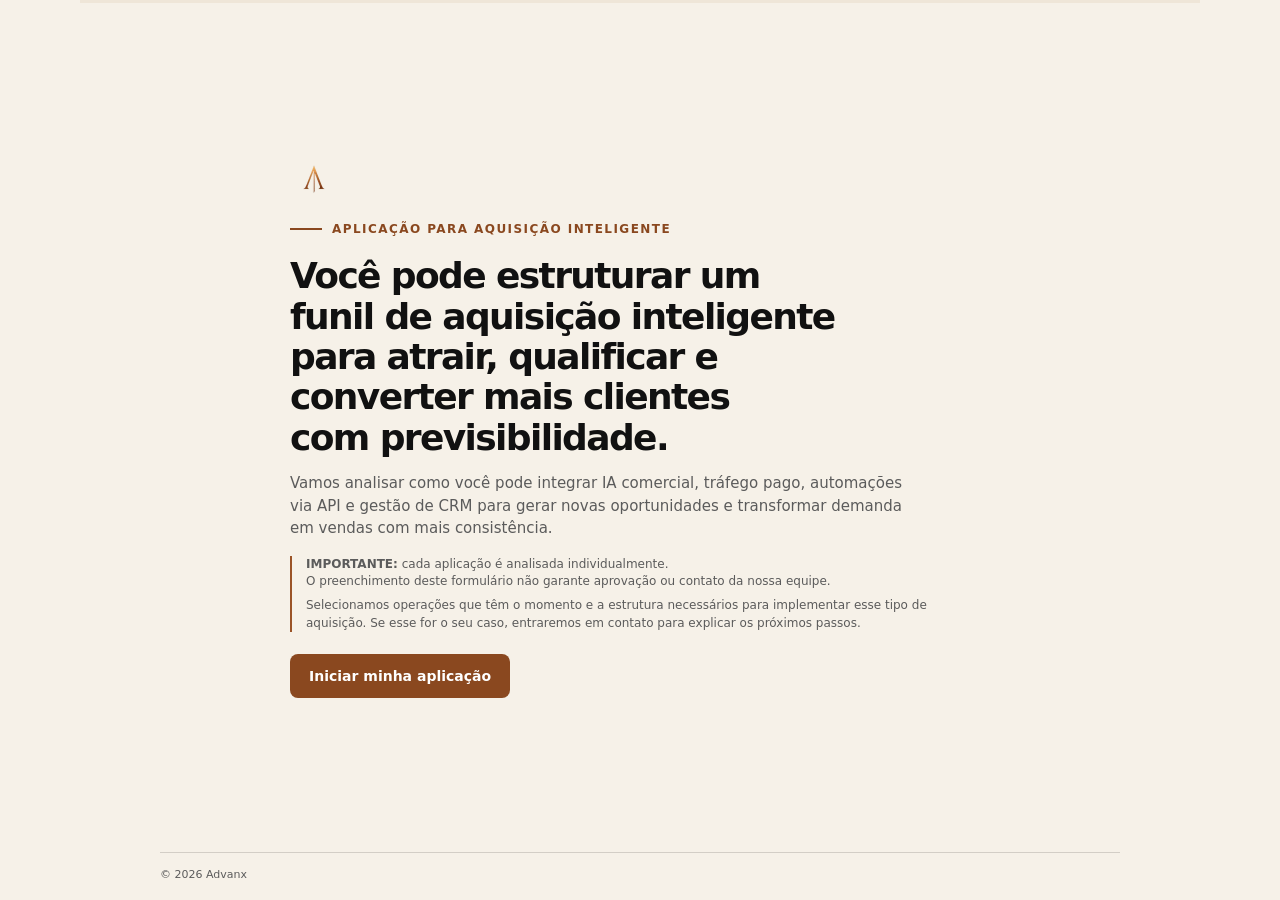
<file: funil-de-inteligente/index.html>
<!doctype html>
<html lang="pt-BR">
<head>
  <meta charset="utf-8">
  <meta name="viewport" content="width=device-width, initial-scale=1, viewport-fit=cover">
  <meta name="theme-color" content="#F6F1E8">
  <script defer src="/assets/form-db.js"></script>
  <script defer src="/assets/tracking.js"></script>
  <style>
    :root{
      --copper-700:#8A481F;--copper-600:#9B5427;--copper-500:#B56632;
      --cream-50:#F6F1E8;--cream-100:#EFE6D8;--warm-200:#D3CEC6;
      --slate-950:#111111;--slate-800:#262626;--slate-600:#5B5B5B;
      --white:#FFFFFF;--error:#9F2D25;--focus:rgba(164,95,43,.24);
      --font:system-ui,-apple-system,BlinkMacSystemFont,"Segoe UI",Roboto,Arial,sans-serif;
    }
    *{box-sizing:border-box}
    html{background:var(--cream-50);scroll-behavior:smooth}
    body{margin:0;height:100svh;height:100dvh;background:var(--cream-50);color:var(--slate-950);font-family:var(--font);overflow:hidden;-webkit-user-select:none;user-select:none}
    button,input{font:inherit}button{touch-action:manipulation}a{color:inherit}
    [hidden]{display:none!important}
    .shell{height:100%;display:grid;grid-template-rows:auto minmax(0,1fr) auto;overflow:hidden}
    .topbar{width:min(1120px,calc(100% - 48px));margin:0 auto;padding:24px 0 16px;display:flex;align-items:center;justify-content:space-between;gap:24px;border-bottom:1px solid var(--warm-200)}
    .brand{display:inline-flex;align-items:center;text-decoration:none}.brand img{display:block;width:auto;height:34px;object-fit:contain}
    .privacy-note{display:flex;align-items:center;gap:8px;color:var(--slate-600);font-size:13px;font-weight:600}.privacy-note svg{width:16px;height:16px;color:var(--copper-700)}
    .progress-track{width:min(1120px,calc(100% - 48px));height:3px;margin:0 auto;background:var(--cream-100);overflow:hidden}
    .progress-bar{height:100%;width:0;background:var(--copper-700);transition:width .28s ease}
    main{width:min(960px,calc(100% - 40px));min-height:0;margin:0 auto;padding:24px 0;display:grid;align-items:center;overflow-x:hidden;overflow-y:auto;overscroll-behavior-y:none}
    .stage{display:none;width:100%}.stage.active{display:block}
    .hero{display:block;width:min(700px,100%);margin:0 auto;padding:16px 0}
    .intro-brand{display:flex;align-items:center;margin-bottom:18px}.intro-brand img{display:block;width:48px;height:48px;object-fit:cover;border-radius:6px}
    .eyebrow{display:flex;align-items:center;gap:10px;margin:0 0 20px;color:var(--copper-700);font-size:12px;font-weight:800;letter-spacing:.12em;text-transform:uppercase}.eyebrow:before{content:"";width:32px;height:2px;background:var(--copper-700)}
    h1,h2,h3,p{margin-top:0}h1,h2{letter-spacing:-.045em;text-wrap:balance}
    h1{font-size:clamp(30px,3.6vw,36px);line-height:1.12;margin-bottom:14px;max-width:620px}
    h2{font-size:clamp(25px,3vw,34px);line-height:1.14;margin-bottom:10px;max-width:700px}
    .lead{font-size:15px;line-height:1.5;color:var(--slate-600);max-width:620px;margin-bottom:0}
    .hero .btn{margin-top:22px}
    .hero-aside{margin-top:16px;padding-left:14px;border-left:2px solid var(--copper-600);max-width:650px}
    .hero-aside h3{display:none}.hero-aside p{font-size:12px;line-height:1.45;color:var(--slate-600);margin-bottom:7px}.hero-aside p:last-child{margin:0}
    .content{width:min(820px,100%);margin:0 auto}.content.wide{width:min(980px,100%)}
    .surface{background:transparent;border:0;border-radius:0;padding:clamp(18px,2.5vw,28px) 0}
    .question-head{margin-bottom:20px}.helper{color:var(--slate-600);font-size:14px;line-height:1.5;margin:0;max-width:700px}
    .form-grid{display:grid;gap:20px}.field{position:relative}.field label{display:block;font-size:13px;font-weight:700;margin-bottom:8px;color:var(--slate-800)}
    .field input{width:100%;height:56px;border:1px solid var(--warm-200);border-radius:8px;background:var(--white);padding:0 16px;color:var(--slate-950);font-size:16px;transition:border-color .16s,box-shadow .16s}
    .field input:hover{border-color:var(--slate-600)}.field input:focus{border-color:var(--copper-700);box-shadow:0 0 0 4px var(--focus);outline:0}.field input::placeholder{color:#79736C}
    .field.invalid input{border-color:var(--error)}.error{display:none;color:var(--error);font-size:13px;font-weight:600;margin-top:7px}.field.invalid .error{display:block}
    .email-suggestions{position:absolute;z-index:20;left:0;right:0;top:100%;margin-top:6px;background:var(--white);border:1px solid var(--warm-200);border-radius:8px;padding:6px;box-shadow:0 12px 28px rgba(17,17,17,.12)}
    .suggestion-hint{padding:8px 10px 6px;color:var(--slate-600);font-size:12px}.email-option{width:100%;min-height:44px;padding:9px 10px;border:0;border-radius:6px;background:transparent;text-align:left;color:var(--slate-950);cursor:pointer}.email-option:hover,.email-option[aria-selected="true"]{background:var(--cream-100)}
    .options{display:grid;grid-template-columns:repeat(2,minmax(0,1fr));gap:10px}.options.areas{grid-template-columns:repeat(2,minmax(0,1fr))}
    .option{min-height:48px;border:1px solid var(--warm-200);border-radius:8px;background:var(--white);padding:10px 12px;text-align:left;font-size:14px;font-weight:650;color:var(--slate-800);cursor:pointer;display:flex;align-items:center;justify-content:space-between;gap:10px;transition:border-color .12s,background .12s,color .12s}
    .option:hover{border-color:var(--copper-600)}.option.selected{border-color:var(--copper-700);background:var(--cream-100);color:var(--slate-950)}
    .choice-mark{width:20px;height:20px;border:1px solid var(--warm-200);border-radius:5px;display:grid;place-items:center;color:transparent;flex:0 0 auto;font-size:12px}.option.selected .choice-mark{border-color:var(--copper-700);background:var(--copper-700);color:var(--white)}
    .selection-count{min-height:22px;margin:14px 0 0;color:var(--slate-600);font-size:13px;font-weight:600}
    .actions{display:flex;align-items:center;gap:12px;margin-top:22px}.btn{border:1px solid transparent;border-radius:8px;min-height:44px;padding:10px 18px;font-size:14px;font-weight:750;cursor:pointer;display:inline-flex;align-items:center;justify-content:center;gap:8px;transition:background .12s,border-color .12s,color .12s}
    .btn:focus-visible,.option:focus-visible,.date-option:focus-visible,.slot:focus-visible,.edit-link:focus-visible{outline:3px solid var(--focus);outline-offset:2px}
    .btn-primary{background:var(--copper-700);color:var(--white)}.btn-primary:hover{background:var(--copper-600)}
    .btn-secondary{background:var(--slate-950);color:var(--white)}.btn-secondary:hover{background:var(--slate-800)}
    .btn-ghost{min-height:40px;padding:8px 4px;background:transparent;color:var(--slate-600);border:0;font-size:12px;font-weight:600}.btn-ghost:hover{color:var(--slate-950);background:transparent}
    .btn[disabled]{opacity:.48;cursor:not-allowed}.status{min-height:22px;margin:14px 0 0;color:var(--slate-600);font-size:14px;font-weight:600}.status.error-text{color:var(--error)}
    .review-groups{margin-top:28px;border-top:1px solid var(--warm-200)}.review-group{padding:24px 0;border-bottom:1px solid var(--warm-200)}.review-group-head{display:flex;justify-content:space-between;gap:16px;align-items:center;margin-bottom:14px}.review-group h3{font-size:13px;letter-spacing:.08em;text-transform:uppercase;margin:0;color:var(--slate-600)}
    .review-row{display:grid;grid-template-columns:150px minmax(0,1fr) auto;gap:16px;align-items:start;padding:9px 0}.review-label{font-size:13px;font-weight:700;color:var(--slate-600)}.review-value{font-size:15px;line-height:1.5;overflow-wrap:anywhere}.edit-link{border:0;background:transparent;color:var(--copper-700);font-size:13px;font-weight:750;text-decoration:underline;text-underline-offset:3px;cursor:pointer;padding:4px}
    .schedule-layout{display:grid;grid-template-columns:minmax(260px,.72fr) minmax(320px,1fr);gap:16px;margin-top:18px}.calendar-panel,.slots-panel{border:1px solid var(--warm-200);border-radius:8px;background:var(--white);padding:18px}
    .available-dates{display:grid;gap:8px}.date-option{width:100%;min-height:52px;border:1px solid var(--warm-200);border-radius:7px;background:var(--white);padding:10px 12px;text-align:left;color:var(--slate-950);font-size:14px;font-weight:700;cursor:pointer}.date-option:hover{border-color:var(--copper-600)}.date-option.selected{background:var(--copper-700);border-color:var(--copper-700);color:var(--white)}
    .slots-panel h3{font-size:17px;margin-bottom:5px}.slots-helper{color:var(--slate-600);font-size:13px;line-height:1.45;margin-bottom:14px}.lead-identity{display:grid;gap:7px;padding:12px;margin:0 0 14px;background:var(--cream-50);border-radius:6px}.lead-identity p{margin:0;font-size:12px;line-height:1.4;color:var(--slate-600)}.lead-identity strong{color:var(--slate-950);font-weight:700}.slots{display:grid;grid-template-columns:repeat(3,minmax(0,1fr));gap:7px}.slot{min-height:42px;border:1px solid var(--warm-200);border-radius:7px;background:var(--white);color:var(--slate-950);font-size:13px;font-weight:700;cursor:pointer}.slot:hover{border-color:var(--copper-600)}.slot.selected{background:var(--slate-950);border-color:var(--slate-950);color:var(--white)}
    .calendar-state{min-height:24px;margin-top:16px;color:var(--slate-600);font-size:13px}.empty{padding:24px 0;color:var(--slate-600);font-size:14px;line-height:1.6}.booking-summary{margin-top:18px;padding:14px;border-left:3px solid var(--copper-700);background:var(--cream-100);font-size:14px;font-weight:650;line-height:1.5}
    .success{text-align:center;width:min(720px,100%);margin:0 auto}.success-mark{width:64px;height:64px;margin:0 auto 24px;border-radius:12px;background:var(--slate-950);color:var(--white);display:grid;place-items:center;font-size:28px;border-bottom:4px solid var(--copper-600)}.success-card{margin:28px auto 0;border:1px solid var(--warm-200);border-radius:10px;background:var(--white);padding:24px;text-align:left}.success-card strong{display:block;font-size:17px;margin-bottom:6px}.success-card p{color:var(--slate-600);line-height:1.6;margin-bottom:20px}.success-card .btn{width:100%}
    footer{width:min(960px,calc(100% - 40px));margin:0 auto;padding:14px 0 18px;border-top:1px solid var(--warm-200);color:var(--slate-600);font-size:11px;line-height:1.4}
    .sr-only{position:absolute;width:1px;height:1px;padding:0;margin:-1px;overflow:hidden;clip:rect(0,0,0,0);white-space:nowrap;border:0}
    @media(max-width:900px){.schedule-layout{grid-template-columns:1fr}.content.wide{width:min(760px,100%)}}
    @media(max-width:600px){.progress-track{width:100%}main,footer{width:calc(100% - 48px)}main{padding:6px 0}.stage.active:not([data-step="2"]):not([data-step="6"]):not([data-step="7"]){transform:translateY(-4svh)}.stage.active[data-step="2"]{transform:none}.stage.active[data-step="0"]{transform:none!important}.hero{padding:4px 0}.intro-brand{margin-bottom:8px}.intro-brand img{width:40px;height:40px}.eyebrow{margin-bottom:10px;font-size:10px}.eyebrow:before{width:18px}h1{font-size:clamp(23px,6.3vw,26px);line-height:1.08;margin-bottom:10px}h2{font-size:23px;line-height:1.12}.lead{font-size:14px;line-height:1.46}.hero-aside{margin-top:12px;padding-left:12px}.hero-aside p{font-size:12px;line-height:1.42}.hero .btn{margin-top:14px}.surface{padding:10px 0}.field input{font-size:16px}.question-head{margin-bottom:14px}.options,.options.areas{grid-template-columns:1fr;gap:6px}.option{min-height:40px;padding:7px 10px;font-size:13px}.choice-mark{width:18px;height:18px}.selection-count,.status{margin-top:8px}.actions{margin-top:12px;padding:0;background:transparent;border:0}.actions .btn-primary,.actions .btn-secondary{flex:1}.schedule-layout{grid-template-columns:1fr;gap:10px;margin-top:12px}.calendar-panel,.slots-panel{padding:12px}.date-option{min-height:44px;padding:8px 10px;font-size:13px}.slots{grid-template-columns:repeat(3,1fr)}footer{padding:8px 0 10px}.keyboard{display:none}}
    @media(max-width:600px) and (min-height:720px){.stage.active:not([data-step="2"]):not([data-step="6"]):not([data-step="7"]){transform:translateY(-8svh)}}
    @media(max-width:350px){.slots{grid-template-columns:repeat(2,1fr)}h1{font-size:23px}}
    @media(prefers-reduced-motion:reduce){*{scroll-behavior:auto!important;animation-duration:.01ms!important;transition-duration:.01ms!important}}
  </style>
  <link rel="icon" type="image/png" href="https://res.cloudinary.com/dmf4bqbdd/image/upload/v1784400742/Logo_Advanx_IA_Transparante_v3_kgirrz.png">
</head>
<body>
<!-- Google Tag Manager (noscript) -->
<noscript><iframe src="https://www.googletagmanager.com/ns.html?id=GTM-KXPZNRHK" height="0" width="0" style="display:none;visibility:hidden"></iframe></noscript>
<!-- End Google Tag Manager (noscript) -->

  <noscript><img height="1" width="1" style="display:none" alt="" src="https://www.facebook.com/tr?id=502759528362336&ev=PageView&noscript=1"></noscript>
  <div class="shell">
    <div class="progress-track" role="progressbar" aria-label="Progresso da aplicação" aria-valuemin="0" aria-valuemax="5" aria-valuenow="0"><div class="progress-bar" id="progress"></div></div>
    <main id="main">
      <section class="stage active" data-step="0" aria-labelledby="hero-title">
        <div class="hero">
          <div class="intro-brand"><img src="logo-advanx-96.webp" width="48" height="48" alt="Advanx" fetchpriority="high" decoding="async"></div>
          <div class="eyebrow">Aplicação para aquisição inteligente</div>
          <h1 id="hero-title">Você pode estruturar um funil de aquisição inteligente para atrair, qualificar e converter mais clientes com previsibilidade.</h1>
          <p class="lead">Vamos analisar como você pode integrar IA comercial, tráfego pago, automações via API e gestão de CRM para gerar novas oportunidades e transformar demanda em vendas com mais consistência.</p>
          <aside class="hero-aside" aria-label="Informação importante">
            <p><strong>IMPORTANTE:</strong> cada aplicação é analisada individualmente.<br>O preenchimento deste formulário não garante aprovação ou contato da nossa equipe.</p>
            <p>Selecionamos operações que têm o momento e a estrutura necessários para implementar esse tipo de aquisição. Se esse for o seu caso, entraremos em contato para explicar os próximos passos.</p>
          </aside>
          <button class="btn btn-primary" type="button" id="startBtn">Iniciar minha aplicação</button>
        </div>
      </section>

      <section class="stage content" data-step="1" aria-labelledby="contact-title">
        <div class="surface">
          <div class="question-head"><h2 id="contact-title">Como podemos falar com você?</h2><p class="helper">Usaremos esses dados para identificar sua aplicação e enviar as informações do agendamento.</p></div>
          <form class="form-grid" id="contactForm" novalidate>
            <div class="field" id="fieldName"><label for="name">Qual é o seu nome completo?</label><input id="name" name="name" type="text" autocomplete="name" placeholder="Digite seu nome completo" required maxlength="120" aria-describedby="nameError"><div class="error" id="nameError">Informe seu nome e sobrenome.</div></div>
            <div class="field" id="fieldPhone"><label for="phone">Qual é o seu WhatsApp?</label><input id="phone" name="phone" type="tel" inputmode="tel" autocomplete="tel" placeholder="(71) 99999 9999" required maxlength="16" aria-describedby="phoneError"><div class="error" id="phoneError">Confira o número e informe um WhatsApp válido com DDD.</div></div>
            <div class="field" id="fieldEmail"><label for="email">Qual email devemos usar para enviar o convite?</label><input id="email" name="email" type="email" inputmode="email" autocomplete="email" autocapitalize="none" spellcheck="false" placeholder="voce@escritorio.com.br" required maxlength="160" aria-describedby="emailError" aria-autocomplete="list" aria-controls="emailSuggestions" aria-expanded="false"><div class="email-suggestions" id="emailSuggestions" role="listbox" aria-label="Sugestões de email" hidden></div><div class="error" id="emailError">Confira o endereço e informe um email válido.</div></div>
            <div class="field sr-only" aria-hidden="true"><label for="website">Website</label><input id="website" name="website" type="text" tabindex="-1" autocomplete="off"></div>
          </form>
          <div class="actions"><button class="btn btn-ghost" type="button" data-back>Voltar</button><button class="btn btn-primary" type="button" id="contactNext">Continuar</button></div>
        </div>
      </section>

      <section class="stage content" data-step="2" aria-labelledby="areas-title">
        <div class="surface"><div class="question-head"><h2 id="areas-title">Qual é a sua especialidade?</h2><p class="helper">Conte em qual área, mercado ou serviço sua empresa atua.</p></div>
          <div class="field" id="fieldSpecialty"><label for="specialty">Sua especialidade</label><input id="specialty" name="specialty" type="text" autocomplete="organization-title" placeholder="Ex.: Clínica odontológica, consultoria B2B, imobiliária" required maxlength="160" aria-describedby="specialtyError"><div class="error" id="specialtyError">Informe a especialidade da sua empresa.</div></div>
          <div class="actions"><button class="btn btn-ghost" type="button" data-back>Voltar</button><button class="btn btn-primary" type="button" id="areasNext">Continuar</button></div>
        </div>
      </section>

      <section class="stage content" data-step="3" aria-labelledby="team-title">
        <div class="surface"><div class="question-head"><h2 id="team-title">Quantas pessoas trabalham com você?</h2><p class="helper">Inclua sócios, colaboradores e demais integrantes da equipe.</p></div>
          <div class="options" id="teamOptions" role="radiogroup" aria-label="Quantidade de pessoas no escritório"><button class="option" type="button" data-value="1 pessoa" role="radio" aria-checked="false">Somente eu <span class="choice-mark">✓</span></button><button class="option" type="button" data-value="2 pessoas" role="radio" aria-checked="false">2 pessoas <span class="choice-mark">✓</span></button><button class="option" type="button" data-value="3 a 5 pessoas" role="radio" aria-checked="false">De 3 a 5 pessoas <span class="choice-mark">✓</span></button><button class="option" type="button" data-value="6 a 10 pessoas" role="radio" aria-checked="false">De 6 a 10 pessoas <span class="choice-mark">✓</span></button><button class="option" type="button" data-value="Mais de 10 pessoas" role="radio" aria-checked="false">Mais de 10 pessoas <span class="choice-mark">✓</span></button></div>
          <div class="status" id="teamStatus" aria-live="polite"></div><div class="actions"><button class="btn btn-ghost" type="button" data-back>Voltar</button><button class="btn btn-primary" type="button" id="teamNext" disabled>Continuar</button></div>
        </div>
      </section>

      <section class="stage content" data-step="4" aria-labelledby="revenue-title">
        <div class="surface"><div class="question-head"><h2 id="revenue-title">Qual é o faturamento mensal aproximado?</h2><p class="helper">Uma estimativa é suficiente.</p></div>
          <div class="options" id="revenueOptions" role="radiogroup" aria-label="Faturamento mensal"><button class="option" type="button" data-value="Menos de R$ 5 mil" data-qualified="false" role="radio" aria-checked="false">Menos de R$ 5 mil <span class="choice-mark">✓</span></button><button class="option" type="button" data-value="De R$ 5 mil a menos de R$ 10 mil" data-qualified="false" role="radio" aria-checked="false">De R$ 5 mil a menos de R$ 10 mil <span class="choice-mark">✓</span></button><button class="option" type="button" data-value="De R$ 10 mil a menos de R$ 20 mil" data-qualified="true" role="radio" aria-checked="false">De R$ 10 mil a menos de R$ 20 mil <span class="choice-mark">✓</span></button><button class="option" type="button" data-value="De R$ 20 mil a menos de R$ 50 mil" data-qualified="true" role="radio" aria-checked="false">De R$ 20 mil a menos de R$ 50 mil <span class="choice-mark">✓</span></button><button class="option" type="button" data-value="De R$ 50 mil a menos de R$ 100 mil" data-qualified="true" role="radio" aria-checked="false">De R$ 50 mil a menos de R$ 100 mil <span class="choice-mark">✓</span></button><button class="option" type="button" data-value="Acima de R$ 100 mil" data-qualified="true" role="radio" aria-checked="false">Acima de R$ 100 mil <span class="choice-mark">✓</span></button></div>
          <div id="investmentQuestion" hidden><div class="question-head" style="margin-top:24px"><h3>Você consegue investir inicialmente entre R$ 2.000 e R$ 3.000 mensais na sua estrutura?</h3></div><div class="options" id="investmentOptions" role="radiogroup" aria-label="Capacidade de investimento inicial"><button class="option" type="button" data-value="Sim" role="radio" aria-checked="false">Sim <span class="choice-mark">✓</span></button><button class="option" type="button" data-value="Não" role="radio" aria-checked="false">Não <span class="choice-mark">✓</span></button></div></div>
          <div class="status" id="revenueStatus" aria-live="polite"></div><div class="actions"><button class="btn btn-ghost" type="button" data-back>Voltar</button><button class="btn btn-primary" type="button" id="submitLead" disabled>Enviar</button></div>
        </div>
      </section>

      <section class="stage content wide" data-step="6" aria-labelledby="schedule-title">
        <div class="surface"><div class="question-head"><h2 id="schedule-title">Escolha um horário</h2><p class="helper">Selecione uma data e depois um horário.</p></div>
          <div class="schedule-layout">
            <div class="calendar-panel"><h3>Datas disponíveis</h3><div class="available-dates" id="availableDates" role="radiogroup" aria-label="Datas disponíveis"></div><div class="calendar-state" id="calendarState" aria-live="polite">Carregando.</div></div>
            <div class="slots-panel"><h3 id="slotsTitle">Escolha uma data</h3><p class="slots-helper" id="slotsHelper">Selecione uma das datas disponíveis.</p><div class="lead-identity" id="leadIdentity" hidden><p><strong>Nome:</strong> <span id="identityName"></span></p><p><strong>Email:</strong> <span id="identityEmail"></span></p><p><strong>Telefone:</strong> <span id="identityPhone"></span></p></div><div class="slots" id="slots"></div><div class="booking-summary" id="bookingSummary" hidden></div><div class="status" id="bookingStatus" aria-live="polite"></div></div>
          </div>
          <div class="actions"><button class="btn btn-secondary" type="button" id="confirmBooking" disabled>Agendar</button></div>
        </div>
      </section>

      <section class="stage success" data-step="7" aria-labelledby="success-title"><div class="success-mark" aria-hidden="true">✓</div><div class="eyebrow" style="justify-content:center">Agendamento confirmado</div><h2 id="success-title">Sua conversa com a Advanx está agendada.</h2><p class="lead" style="margin-inline:auto">Enviaremos as informações da conversa para o email informado.</p><div class="success-card"><strong id="finalDate"></strong><p id="finalEmail"></p><a class="btn btn-secondary" id="whatsappBtn" target="_blank" rel="noopener" href="https://wa.advanx.com.br/r">Falar com a equipe no WhatsApp</a></div></section>
    </main>
    <footer>© 2026 Advanx</footer>
  </div>
  <script>
    const API={availability:'https://n8n.advfunnel.com.br/webhook/agenda-aplicacao-previsibilidade-7f343841',booking:'https://n8n.advfunnel.com.br/webhook/agendar-aplicacao-previsibilidade-7f343841'};
    const ZONE='America/Sao_Paulo';
    const submissionId=sessionStorage.getItem('advanx_submission_id')||(crypto.randomUUID?crypto.randomUUID():`${Date.now()}-${Math.random().toString(16).slice(2)}`);
    const state={step:0,name:'',phone:'',email:'',areas:[],team:'',revenue:'',investmentCapacity:'',qualified:false,leadId:null,selectedDate:null,selectedSlot:null,releasedDates:[],slots:[],calendarMonth:new Date(),loadRequest:0,navVersion:0,submissionId,startedAt:Date.now(),leadEventSent:sessionStorage.getItem('advanx_lead_event_id')===submissionId};
    const stages=[...document.querySelectorAll('.stage')],progress=document.getElementById('progress'),progressWrap=document.querySelector('.progress-track');
    sessionStorage.setItem('advanx_submission_id',submissionId);
    function track(name,params={}){const eventName=name==='ViewContent'?'view_content':name==='Lead'?'generate_lead':name==='Schedule'?'schedule':String(name).toLowerCase();window.AdvanxTracking?.emit(eventName,{...params,form_id:'aplicacao'});}
    function escapeHtml(value){return String(value).replace(/[&<>"']/g,char=>({'&':'&amp;','<':'&lt;','>':'&gt;','"':'&quot;',"'":'&#39;'}[char]))}
    function showStep(step){state.navVersion++;state.step=step;stages.forEach(s=>s.classList.toggle('active',Number(s.dataset.step)===step));const shown=step>=6?5:step;progress.style.width=`${shown/5*100}%`;progressWrap.setAttribute('aria-valuenow',String(shown));window.scrollTo({top:0,behavior:'smooth'});const active=stages.find(s=>Number(s.dataset.step)===step);requestAnimationFrame(()=>active?.querySelector('h1,h2,input,button')?.focus({preventScroll:true}));history.replaceState(null,'',step?`#aplicacao-${step}`:location.pathname+location.search)}
    function params(){const p=new URLSearchParams(location.search);return{fonte:p.get('utm_source')||p.get('source')||'direto',meio:p.get('utm_medium')||'',campanha:p.get('utm_campaign')||'',anuncio:p.get('utm_content')||'',posicionamento:p.get('placement')||'',fbclid:p.get('fbclid')||'',gclid:p.get('gclid')||''}}
    function phoneDigits(v){return v.replace(/\D/g,'').replace(/^55(?=\d{10,11}$)/,'')}function normalizePhone(v){const d=phoneDigits(v);return d.length>=10?`+55${d}`:''}function formatPhone(v){const d=phoneDigits(v).slice(0,11);if(d.length<=2)return d;if(d.length<=7)return`(${d.slice(0,2)}) ${d.slice(2)}`;if(d.length<=10)return`(${d.slice(0,2)}) ${d.slice(2,6)} ${d.slice(6)}`;return`(${d.slice(0,2)}) ${d.slice(2,7)} ${d.slice(7)}`}
    function validName(v){return v.trim().split(/\s+/).length>=2&&v.trim().length>=5}function validEmail(v){return/^[^\s@]+@[^\s@]+\.[^\s@]{2,}$/.test(v.trim())}
    function signature(){return JSON.stringify({name:state.name,phone:state.phone,email:state.email,areas:[...state.areas].sort(),team:state.team,revenue:state.revenue,investmentCapacity:state.investmentCapacity})}
    function invalidateSaved(){state.selectedDate=null;state.selectedSlot=null;state.slots=[];state.releasedDates=[]}
    document.getElementById('startBtn').addEventListener('click',()=>{track('ViewContent',{content_name:'Aplicação Empresas'});window.AdvanxTracking?.emit('form_start',{form_id:'aplicacao',submission_id:submissionId});showStep(1)});
    document.querySelectorAll('[data-back]').forEach(btn=>btn.addEventListener('click',()=>showStep(Math.max(0,state.step-1))));
    const phone=document.getElementById('phone');phone.addEventListener('input',e=>{e.target.value=formatPhone(e.target.value)});
    const emailInput=document.getElementById('email'),emailList=document.getElementById('emailSuggestions'),domains=['gmail.com','outlook.com','hotmail.com','icloud.com','yahoo.com.br'];let emailIndex=-1;
    function hideEmailSuggestions(){emailList.hidden=true;emailInput.setAttribute('aria-expanded','false');emailIndex=-1}
    function renderEmailSuggestions(){const value=emailInput.value.trim();const at=value.indexOf('@');if(at<=0||value.indexOf('@',at+1)!==-1){hideEmailSuggestions();return}const local=value.slice(0,at),prefix=value.slice(at+1).toLowerCase();if(prefix.includes('.')){hideEmailSuggestions();return}const matches=domains.filter(d=>d.startsWith(prefix)).slice(0,5);if(!matches.length){hideEmailSuggestions();return}const safeLocal=escapeHtml(local);emailList.innerHTML='<div class="suggestion-hint">Escolha um provedor ou continue digitando</div>'+matches.map((d,i)=>`<button class="email-option" type="button" role="option" aria-selected="false" data-index="${i}" data-email="${safeLocal}@${d}">${safeLocal}@${d}</button>`).join('');emailList.hidden=false;emailInput.setAttribute('aria-expanded','true');emailList.querySelectorAll('.email-option').forEach(btn=>btn.addEventListener('mousedown',e=>{e.preventDefault();emailInput.value=btn.dataset.email;hideEmailSuggestions();emailInput.focus()}))}
    emailInput.addEventListener('input',renderEmailSuggestions);emailInput.addEventListener('blur',()=>setTimeout(hideEmailSuggestions,120));emailInput.addEventListener('keydown',e=>{if(emailList.hidden)return;const opts=[...emailList.querySelectorAll('.email-option')];if(e.key==='ArrowDown'||e.key==='ArrowUp'){e.preventDefault();emailIndex=(emailIndex+(e.key==='ArrowDown'?1:-1)+opts.length)%opts.length;opts.forEach((o,i)=>o.setAttribute('aria-selected',String(i===emailIndex)))}else if(e.key==='Enter'&&emailIndex>=0){e.preventDefault();emailInput.value=opts[emailIndex].dataset.email;hideEmailSuggestions()}else if(e.key==='Escape')hideEmailSuggestions()});
    function validateContact(){const name=document.getElementById('name').value.trim(),rawPhone=phone.value,email=emailInput.value.trim().toLowerCase();const checks=[['fieldName',validName(name)],['fieldPhone',phoneDigits(rawPhone).length>=10],['fieldEmail',validEmail(email)]];checks.forEach(([id,ok])=>{const f=document.getElementById(id);f.classList.toggle('invalid',!ok);f.querySelector('input').setAttribute('aria-invalid',String(!ok))});if(!checks.every(x=>x[1]))return false;const before=signature();state.name=name;state.phone=normalizePhone(rawPhone);state.email=email;if(before!==signature())invalidateSaved();return true}
    document.getElementById('contactNext').addEventListener('click',()=>{if(validateContact())showStep(2)});document.getElementById('contactForm').addEventListener('submit',e=>{e.preventDefault();document.getElementById('contactNext').click()});document.getElementById('contactForm').addEventListener('keydown',e=>{if(e.key==='Enter'&&emailList.hidden){e.preventDefault();document.getElementById('contactNext').click()}});
    function validateSpecialty(){const input=document.getElementById('specialty'),value=input.value.trim(),field=document.getElementById('fieldSpecialty'),valid=value.length>=2;field.classList.toggle('invalid',!valid);input.setAttribute('aria-invalid',String(!valid));if(!valid)return false;const before=signature();state.areas=[value];if(before!==signature())invalidateSaved();return true}
    document.getElementById('areasNext').addEventListener('click',()=>{state.navVersion++;if(validateSpecialty())showStep(3)});
    document.getElementById('specialty').addEventListener('keydown',event=>{if(event.key==='Enter'){event.preventDefault();document.getElementById('areasNext').click()}});
    function setupSingle(containerId,key,nextStep,nextId,statusId,autoAdvance=true){document.querySelectorAll(`#${containerId} .option`).forEach(btn=>btn.addEventListener('click',()=>{state.navVersion++;const version=state.navVersion;document.querySelectorAll(`#${containerId} .option`).forEach(o=>{o.classList.remove('selected');o.setAttribute('aria-checked','false')});btn.classList.add('selected');btn.setAttribute('aria-checked','true');state[key]=btn.dataset.value;if(key==='revenue'){state.qualified=btn.dataset.qualified==='true';state.investmentCapacity='';const needsInvestment=!state.qualified;document.getElementById('investmentQuestion').hidden=!needsInvestment;document.querySelectorAll('#investmentOptions .option').forEach(o=>{o.classList.remove('selected');o.setAttribute('aria-checked','false')});document.getElementById(nextId).disabled=needsInvestment}else document.getElementById(nextId).disabled=false;invalidateSaved();document.getElementById(statusId).textContent=`${btn.dataset.value} selecionado.`;if(autoAdvance)setTimeout(()=>{if(version===state.navVersion&&state.step===nextStep-1)showStep(nextStep)},280)}))}
    setupSingle('teamOptions','team',4,'teamNext','teamStatus',true);setupSingle('revenueOptions','revenue',5,'submitLead','revenueStatus',false);
    document.querySelectorAll('#investmentOptions .option').forEach(btn=>btn.addEventListener('click',()=>{document.querySelectorAll('#investmentOptions .option').forEach(o=>{o.classList.remove('selected');o.setAttribute('aria-checked','false')});btn.classList.add('selected');btn.setAttribute('aria-checked','true');state.investmentCapacity=btn.dataset.value;document.getElementById('submitLead').disabled=false;}));
    document.getElementById('teamNext').addEventListener('click',()=>{state.navVersion++;if(state.team)showStep(4)});
    async function postJson(url,body,timeout=20000){const controller=new AbortController(),timer=setTimeout(()=>controller.abort(),timeout);try{const response=await fetch(url,{method:'POST',headers:{'Content-Type':'application/json'},body:JSON.stringify(body),signal:controller.signal});const text=await response.text();let data={};try{data=text?JSON.parse(text):{}}catch(_){data={}}if(!response.ok||data.ok!==true){const error=new Error(response.status===409?'Esse horário não está mais disponível. Escolha outra opção.':'Não foi possível concluir agora.');error.status=response.status;throw error}return data}finally{clearTimeout(timer)}}
    async function saveLeadDirect(){const db=window.ADVANX_FORM_DB;if(!db?.url||!db?.anonKey)throw new Error('Configuração de captura indisponível.');const attribution=params(),headers={apikey:db.anonKey,Authorization:`Bearer ${db.anonKey}`,'Content-Type':'application/json',Prefer:'return=representation'};const payload={nome:state.name,telefone:state.phone,email:state.email,area:state.areas.join(', '),nicho:'Empresarial',colaborador:state.team,faturamento:state.revenue,consegue_investir:state.investmentCapacity,empresa_fonte:'Advanx',origem:'Formulário Aplicação Empresas',funil_lead:'Aplicação Empresas',pipeline_type:'CAPTACAO_PREVISIBILIDADE',kanban_stage:'OPORTUNIDADE',tipo_lead:'inbound',fonte:attribution.fonte,utm_medium:attribution.meio,campanha:attribution.campanha,conjunto:attribution.meio,anuncio:attribution.anuncio,posicionamento:attribution.posicionamento,fbclid:attribution.fbclid,gclid:attribution.gclid,submission_id:submissionId,ia_active:true,updated_at:new Date().toISOString()};const base=`${db.url}/rest/v1/dados_cliente`;const lookup=await fetch(`${base}?select=id&submission_id=eq.${encodeURIComponent(submissionId)}&limit=1`,{headers});if(!lookup.ok)throw new Error('Não foi possível validar o envio.');const existing=await lookup.json();let response;if(existing.length){response=await fetch(`${base}?id=eq.${encodeURIComponent(existing[0].id)}`,{method:'PATCH',headers,body:JSON.stringify(payload)})}else{payload.created_at=new Date().toISOString();response=await fetch(base,{method:'POST',headers,body:JSON.stringify(payload)})}if(!response.ok)throw new Error('Não foi possível salvar a aplicação.');const rows=await response.json();return{ok:true,lead_id:(rows[0]||existing[0]).id};}
    document.getElementById('submitLead').addEventListener('click',async()=>{const btn=document.getElementById('submitLead'),status=document.getElementById('revenueStatus');if(!state.revenue)return;btn.disabled=true;btn.textContent='Enviando...';status.className='status';status.textContent='Enviando.';try{const data=await saveLeadDirect();state.leadId=data.lead_id;if(state.qualified&&!state.leadEventSent){track('Lead',{content_name:'Aplicação Empresas',currency:'BRL',value:10},{eventID:submissionId});state.leadEventSent=true;sessionStorage.setItem('advanx_lead_event_id',submissionId)}showStep(6);loadAvailability()}catch(error){status.className='status error-text';status.textContent=error.name==='AbortError'?'A conexão demorou. Tente novamente.':'Não foi possível enviar. Tente novamente.'}finally{btn.disabled=false;btn.textContent='Enviar'}});
    function localParts(iso){const out={};for(const p of new Intl.DateTimeFormat('en-US',{timeZone:ZONE,year:'numeric',month:'2-digit',day:'2-digit',weekday:'short',hour:'2-digit',minute:'2-digit',hourCycle:'h23'}).formatToParts(new Date(iso)))if(p.type!=='literal')out[p.type]=p.value;return out}function dateKey(iso){const p=localParts(iso);return`${p.year}-${p.month}-${p.day}`}function minimumBookingStart(){return new Date(Date.now()+30*60*1000)}function validSlot(slot){const p=localParts(slot.inicio_janela),hour=Number(p.hour),minute=Number(p.minute);return minute===0&&(p.weekday==='Sat'?hour>=9&&hour<=11:p.weekday!=='Sun'&&hour>=10&&hour<=19)&&new Date(slot.inicio_janela)>=minimumBookingStart()}
    function monthKey(d){return`${d.getFullYear()}-${String(d.getMonth()+1).padStart(2,'0')}`}function parseDateKey(key){const[y,m,d]=key.split('-').map(Number);return new Date(y,m-1,d,12)}function formatMonth(d){const text=new Intl.DateTimeFormat('pt-BR',{month:'long',year:'numeric'}).format(d);return text.charAt(0).toUpperCase()+text.slice(1)}function longDate(key){return new Intl.DateTimeFormat('pt-BR',{weekday:'long',day:'2-digit',month:'long'}).format(parseDateKey(key))}function timeTitle(iso){return new Intl.DateTimeFormat('pt-BR',{timeZone:ZONE,hour:'2-digit',minute:'2-digit'}).format(new Date(iso))}function fullDate(iso){return new Intl.DateTimeFormat('pt-BR',{timeZone:ZONE,weekday:'long',day:'2-digit',month:'long',hour:'2-digit',minute:'2-digit'}).format(new Date(iso))}
    function renderAvailableDates(){const box=document.getElementById('availableDates');box.innerHTML='';state.releasedDates.forEach(key=>{const btn=document.createElement('button');btn.type='button';btn.className='date-option';btn.setAttribute('role','radio');btn.setAttribute('aria-checked',String(key===state.selectedDate));btn.textContent=longDate(key);if(key===state.selectedDate)btn.classList.add('selected');btn.addEventListener('click',()=>selectDate(key));box.appendChild(btn)})}
    function selectDate(key){state.selectedDate=key;state.selectedSlot=null;renderAvailableDates();const daySlots=state.slots.filter(s=>dateKey(s.inicio_janela)===key);document.getElementById('slotsTitle').textContent=longDate(key);document.getElementById('slotsHelper').textContent='Selecione um horário.';document.getElementById('identityName').textContent=state.name;document.getElementById('identityEmail').textContent=state.email;document.getElementById('identityPhone').textContent=formatPhone(state.phone);document.getElementById('leadIdentity').hidden=false;const box=document.getElementById('slots');box.innerHTML='';daySlots.forEach(slot=>{const btn=document.createElement('button');btn.type='button';btn.className='slot';btn.textContent=timeTitle(slot.inicio_janela);btn.addEventListener('click',()=>selectSlot(btn,slot.inicio_janela));box.appendChild(btn)});document.getElementById('bookingSummary').hidden=true;document.getElementById('confirmBooking').disabled=true}
    function selectSlot(btn,iso){document.querySelectorAll('.slot').forEach(x=>x.classList.remove('selected'));btn.classList.add('selected');state.selectedSlot=iso;const summary=document.getElementById('bookingSummary');summary.textContent=`Horário selecionado: ${fullDate(iso)}.`;summary.hidden=false;document.getElementById('confirmBooking').disabled=false;document.getElementById('bookingStatus').textContent=''}
    async function loadAvailability(){const request=++state.loadRequest;state.selectedDate=null;state.selectedSlot=null;state.releasedDates=[];document.getElementById('availableDates').innerHTML='';document.getElementById('slots').innerHTML='';document.getElementById('leadIdentity').hidden=true;document.getElementById('slotsTitle').textContent='Escolha uma data';document.getElementById('slotsHelper').textContent='Selecione uma das datas disponíveis.';document.getElementById('bookingSummary').hidden=true;document.getElementById('confirmBooking').disabled=true;document.getElementById('calendarState').textContent='Carregando.';const controller=new AbortController(),timer=setTimeout(()=>controller.abort(),12000);try{const response=await fetch(`${API.availability}?t=${Date.now()}`,{headers:{Accept:'application/json'},signal:controller.signal});const data=await response.json();if(request!==state.loadRequest)return;if(!response.ok||data.ok===false)throw new Error();const unique=new Map();(Array.isArray(data.slots)?data.slots:[]).filter(validSlot).forEach(s=>unique.set(`${dateKey(s.inicio_janela)}-${timeTitle(s.inicio_janela)}`,s));state.slots=[...unique.values()].sort((a,b)=>new Date(a.inicio_janela)-new Date(b.inicio_janela));const fromApi=Array.isArray(data.released_dates)?data.released_dates:[];state.releasedDates=fromApi.filter(key=>state.slots.some(s=>dateKey(s.inicio_janela)===key)).slice(0,3);renderAvailableDates();document.getElementById('calendarState').textContent=state.releasedDates.length?'Selecione uma data.':'Nenhum horário disponível.'}catch(error){if(request!==state.loadRequest)return;state.releasedDates=[];state.slots=[];renderAvailableDates();document.getElementById('calendarState').innerHTML='Não foi possível carregar. <button type="button" class="edit-link" id="retryAvailability">Tentar novamente</button>';document.getElementById('retryAvailability')?.addEventListener('click',loadAvailability)}finally{clearTimeout(timer)}}
    document.getElementById('confirmBooking').addEventListener('click',async()=>{if(!state.selectedSlot||!state.leadId)return;const btn=document.getElementById('confirmBooking'),status=document.getElementById('bookingStatus');btn.disabled=true;btn.textContent='Agendando...';status.className='status';status.textContent='Agendando.';try{const data=await postJson(API.booking,{nome:state.name,telefone:state.phone,email:state.email,areas:state.areas,colaboradores:state.team,faturamento:state.revenue,evento_inicio:state.selectedSlot,lead_id:state.leadId,submission_id:submissionId},30000);track('Schedule',{content_name:'Conversa de 30 minutos'});const finalIso=data.evento_inicio||state.selectedSlot;document.getElementById('finalDate').textContent=`Conversa agendada para ${fullDate(finalIso)}.`;document.getElementById('finalEmail').textContent=`O convite será enviado para ${state.email}.`;document.getElementById('whatsappBtn').href=`https://wa.advanx.com.br/r?text=${encodeURIComponent(`Olá. Minha conversa com a Advanx está agendada para ${fullDate(finalIso)} e preciso falar com a equipe.`)}`;showStep(7)}catch(error){status.className='status error-text';status.textContent=error.status===409?'Esse horário não está mais disponível. Escolha outro.':'Não foi possível agendar. Tente novamente.';btn.disabled=false;btn.textContent='Agendar';if(error.status===409)loadAvailability()}});
    document.getElementById('whatsappBtn').addEventListener('click',()=>{window.dataLayer.push({event:'advanx_whatsapp_click',context:'booking_support'});try{gtag('event','whatsapp_click',{context:'booking_support'})}catch(_){}});
    document.addEventListener('contextmenu',event=>event.preventDefault());document.addEventListener('copy',event=>event.preventDefault());document.addEventListener('cut',event=>event.preventDefault());document.addEventListener('dragstart',event=>event.preventDefault());document.addEventListener('keydown',event=>{if((event.ctrlKey||event.metaKey)&&['c','u','s'].includes(event.key.toLowerCase()))event.preventDefault()});
    renderAvailableDates();
  </script>
</body>
</html>
</file>
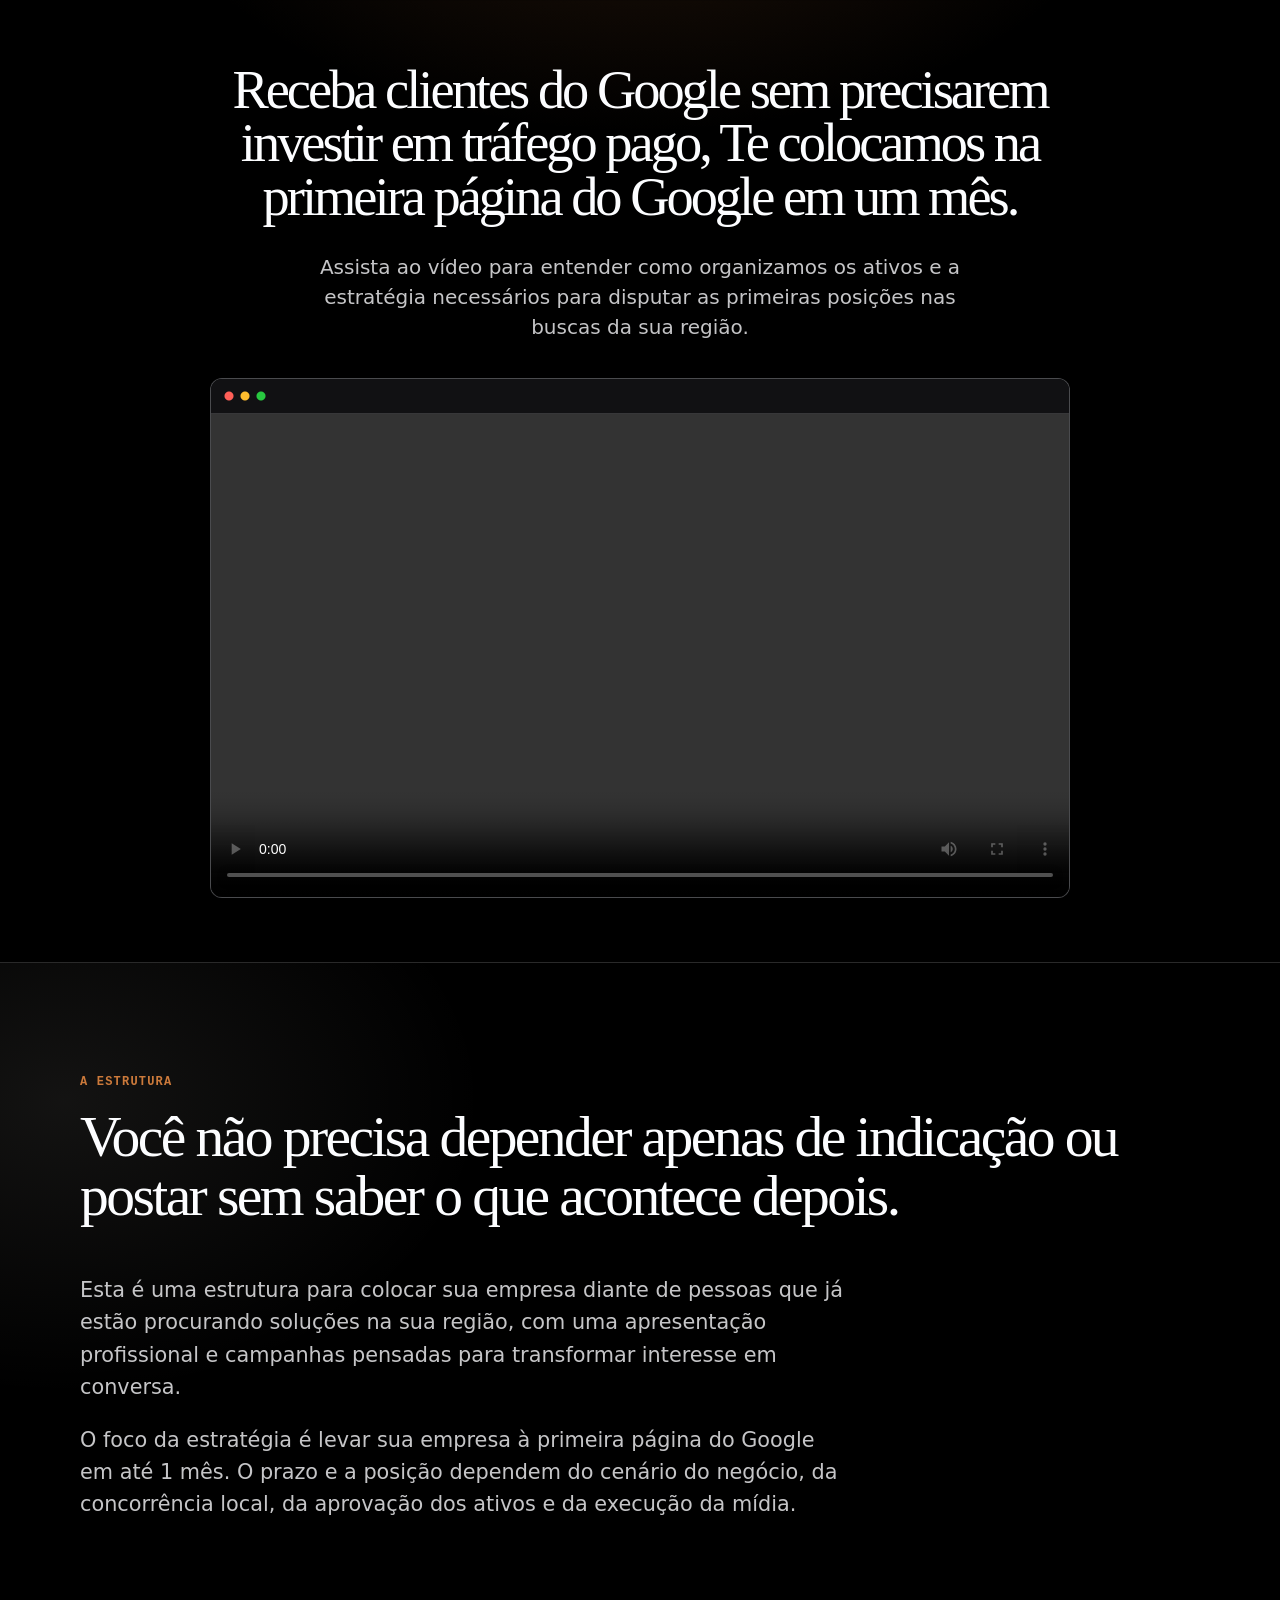
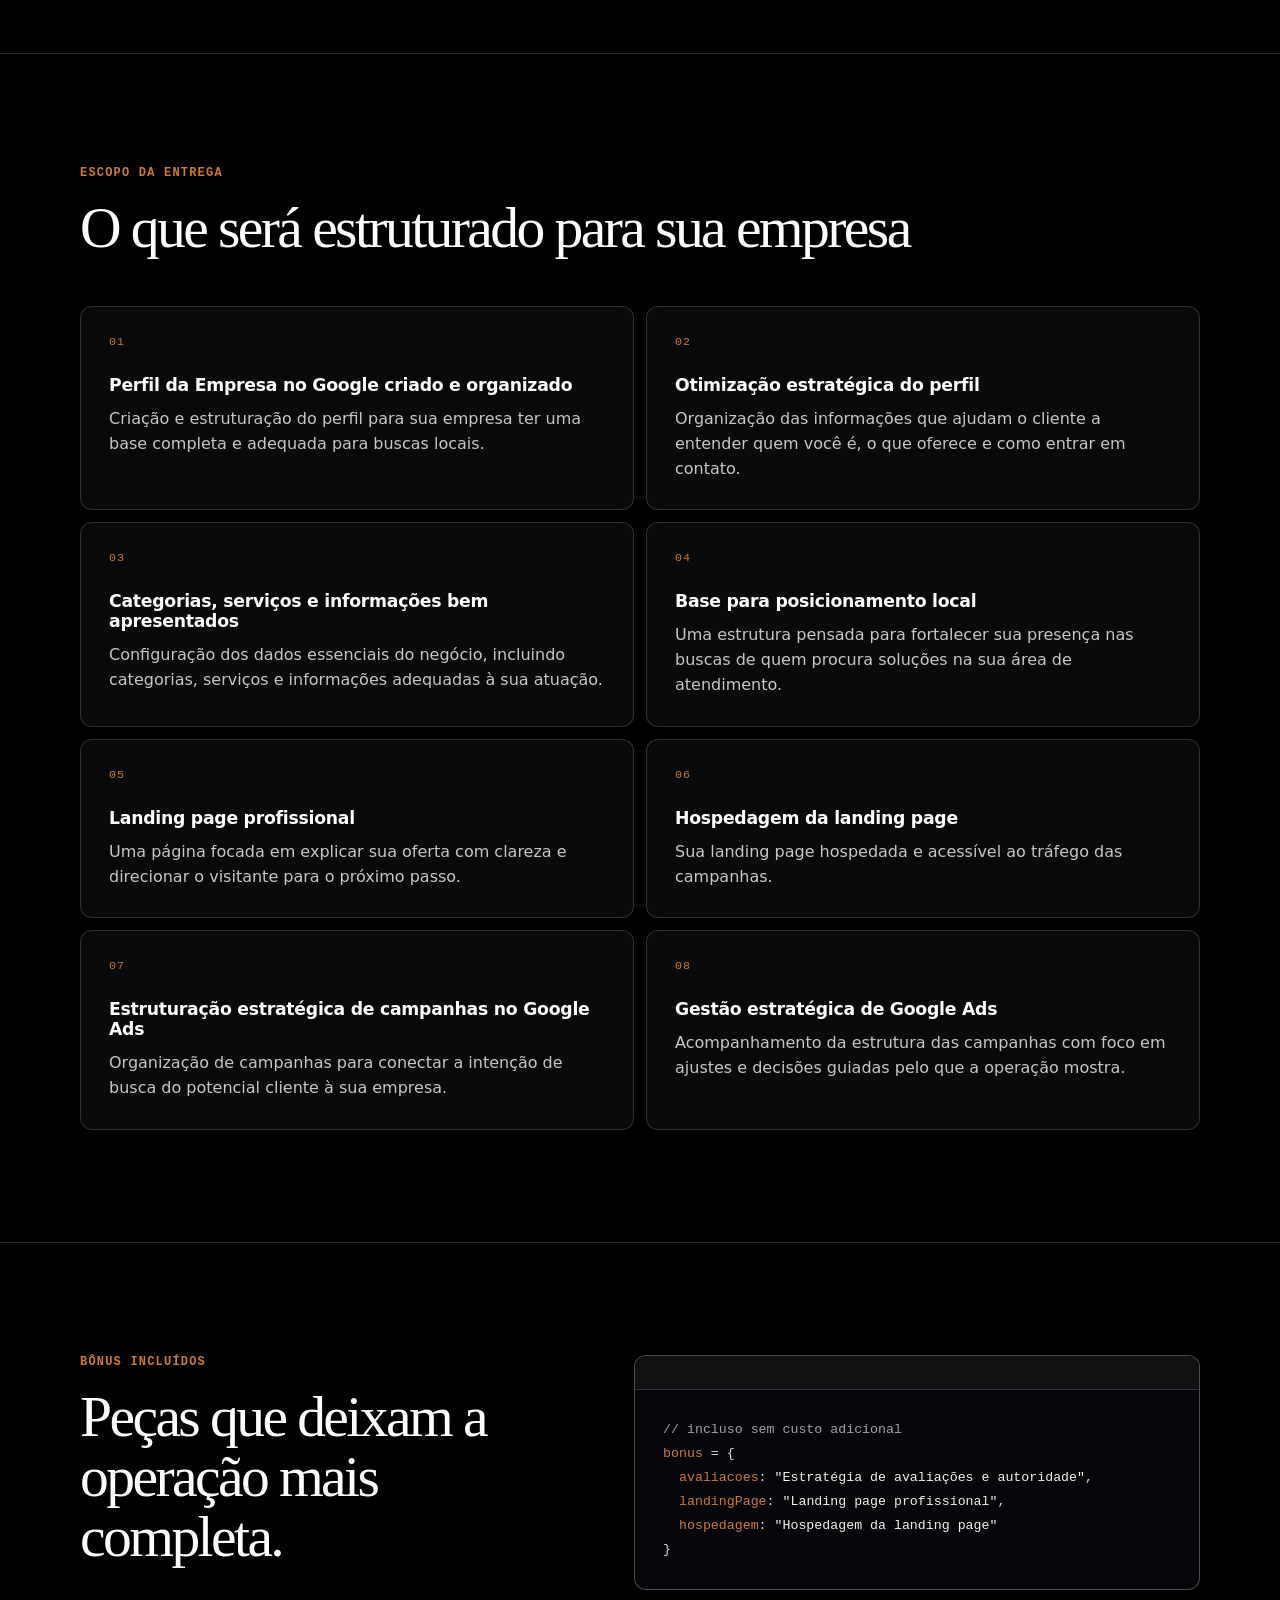
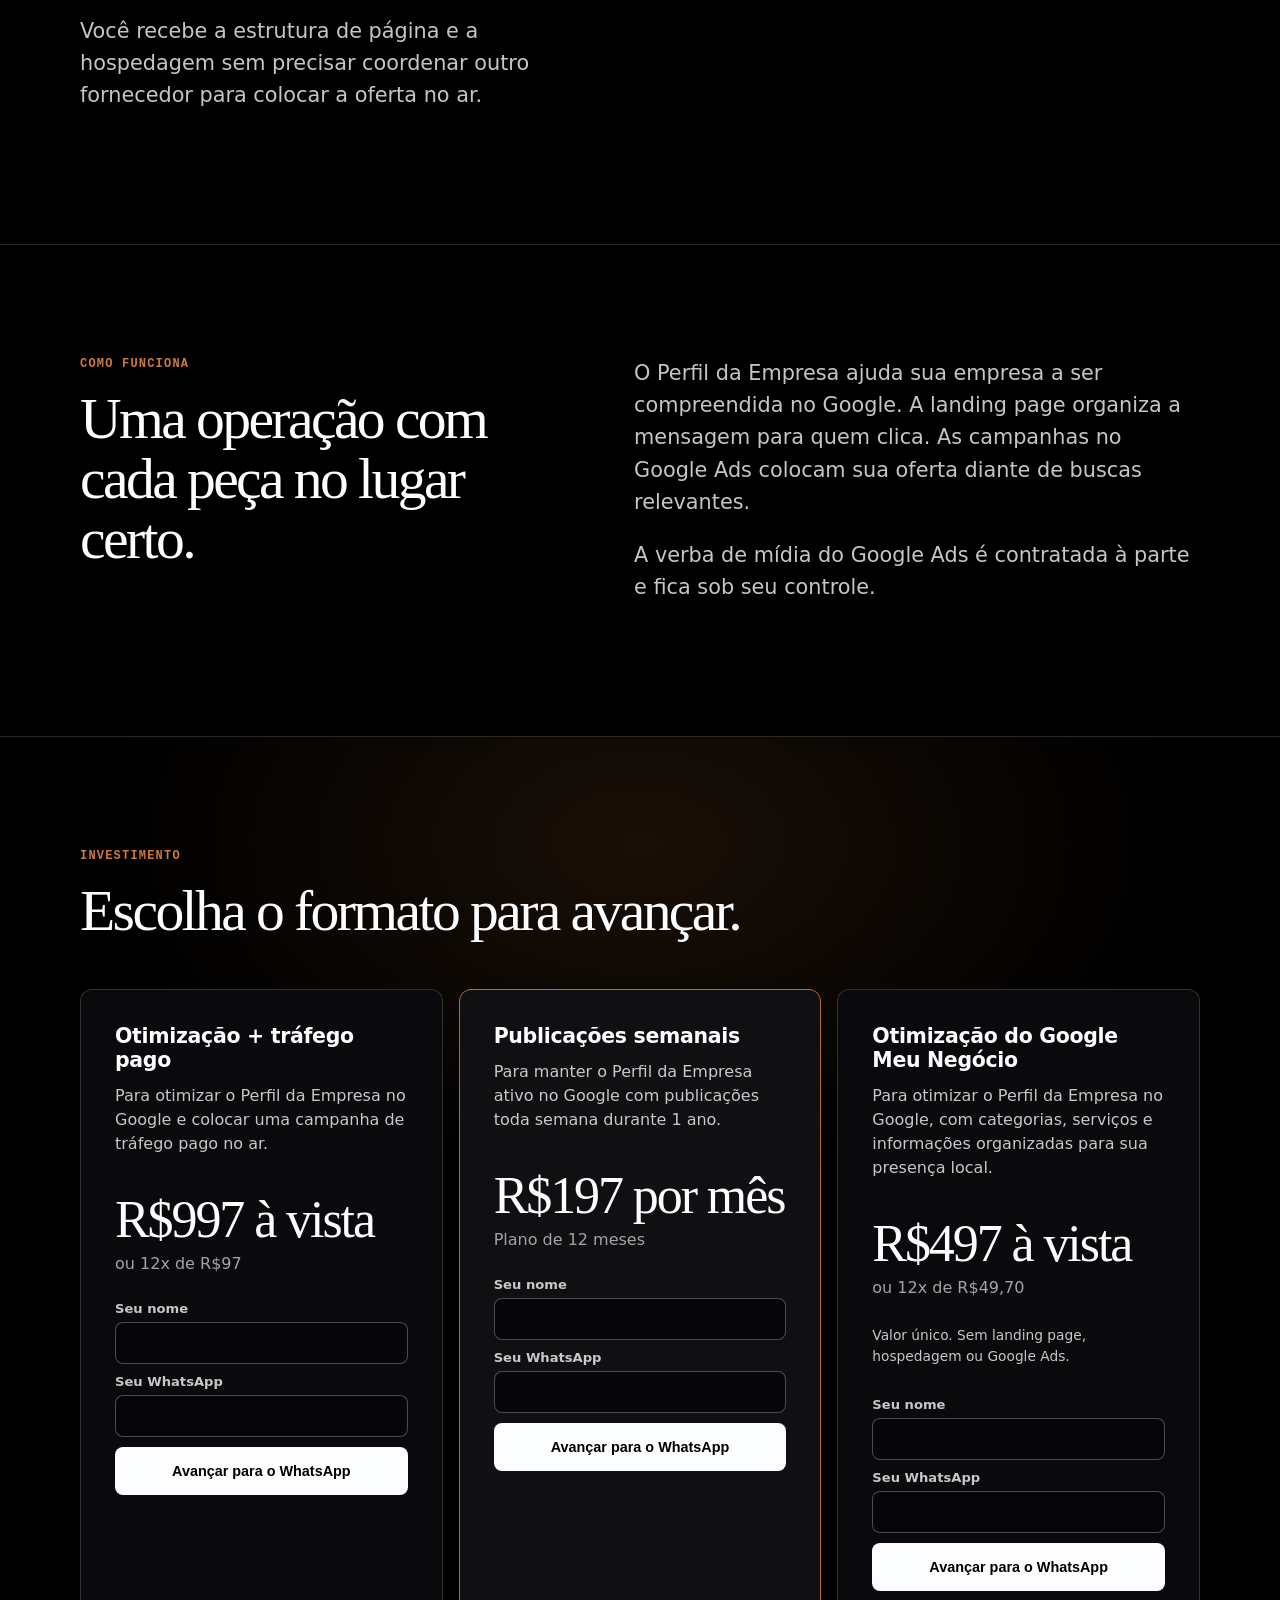
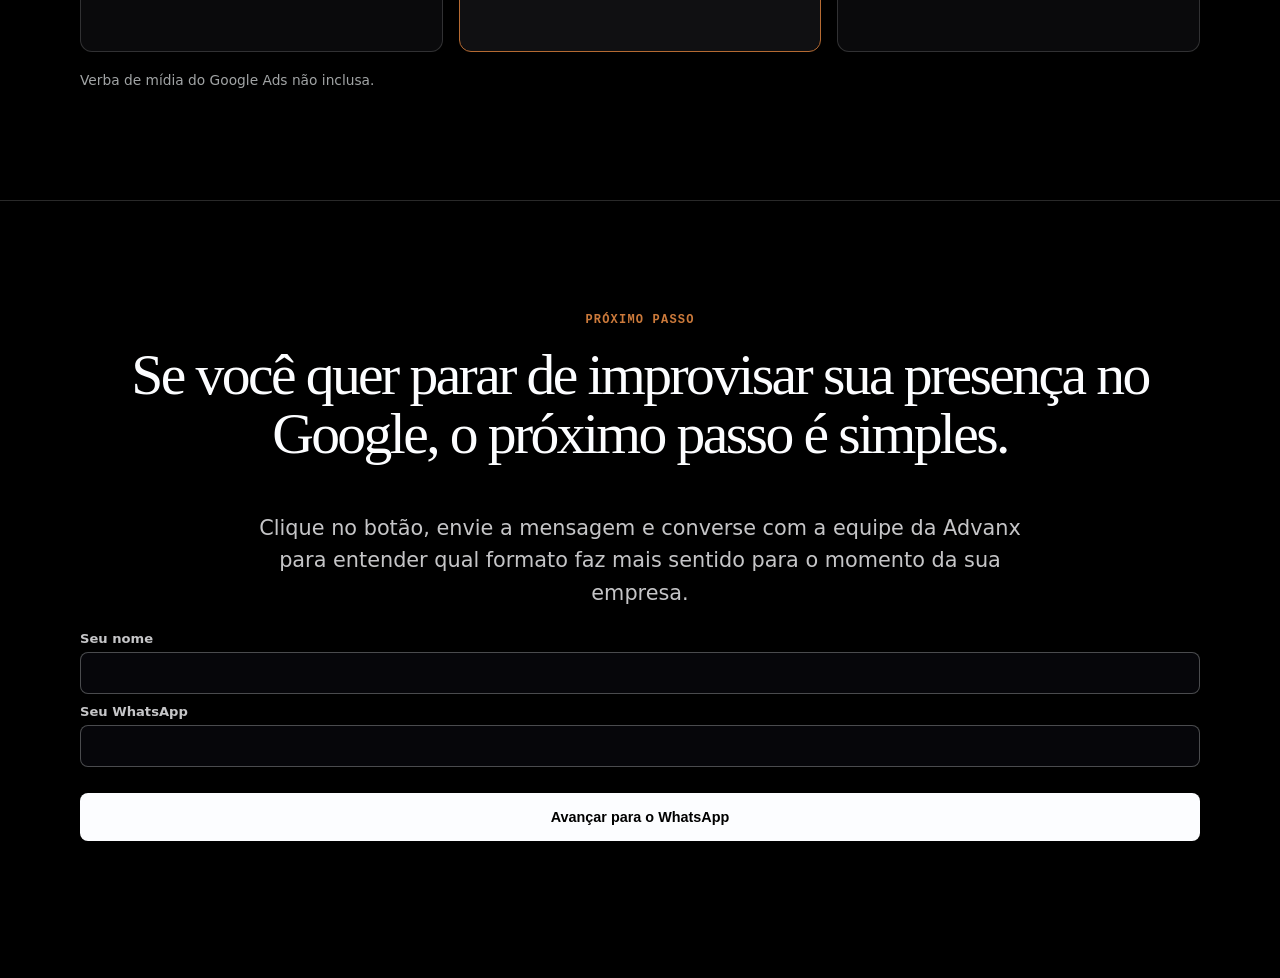
<file: google-local-direto/index.html>
<!doctype html>
<html lang="pt-BR">
<head>
  <meta charset="utf-8">
  <meta name="viewport" content="width=device-width, initial-scale=1.0">
  <link rel="icon" type="image/png" href="https://res.cloudinary.com/dmf4bqbdd/image/upload/v1784400742/Logo_Advanx_IA_Transparante_v3_kgirrz.png">
  <link rel="apple-touch-icon" href="https://res.cloudinary.com/dmf4bqbdd/image/upload/v1784400742/Logo_Advanx_IA_Transparante_v3_kgirrz.png">
  <meta name="theme-color" content="#000000">
  <meta name="description" content="Estratégia de presença local para colocar sua empresa na primeira página do Google em até 1 mês, conforme o cenário do seu negócio.">
  <title>Primeira página do Google em até 1 mês | Advanx</title>
  <style>
    :root {
      --canvas: #000000;
      --surface: #0a0a0c;
      --surface-elevated: #101012;
      --surface-deep: #06060a;
      --ink: #fcfdff;
      --body: rgba(252, 253, 255, .78);
      --mute: #a1a4a5;
      --hairline: rgba(252, 253, 255, .16);
      --hairline-strong: rgba(252, 253, 255, .28);
      --copper: #B56A32;
      --copper-light: #CC7A3B;
      --cream: #F6F1E8;
      --orange-glow: rgba(181, 106, 50, .2);
      --cream-glow: rgba(246, 241, 232, .08);
    }

    * { box-sizing: border-box; }
    html { background: var(--canvas); scroll-behavior: smooth; }
    body {
      margin: 0;
      min-width: 320px;
      color: var(--ink);
      background:
        radial-gradient(750px 460px at 50% -180px, var(--orange-glow), transparent 68%),
        var(--canvas);
      font-family: Inter, ui-sans-serif, system-ui, -apple-system, BlinkMacSystemFont, "Segoe UI", sans-serif;
      -webkit-font-smoothing: antialiased;
    }

    .mono { font-family: ui-monospace, SFMono-Regular, Menlo, Monaco, Consolas, monospace; }
    .container { width: min(100% - 40px, 1120px); margin: 0 auto; }

    .hero {
      min-height: 100svh;
      display: grid;
      align-content: center;
      padding: 64px 0;
    }
    .hero__inner { width: min(100%, 940px); margin: 0 auto; text-align: center; }
    h1, h2, h3, p { margin-top: 0; }
    h1 {
      max-width: 900px;
      margin: 0 auto;
      font-family: "DM Serif Display", Georgia, serif;
      font-weight: 400;
      font-size: clamp(2.7rem, 4.25vw, 4.5rem);
      line-height: .98;
      letter-spacing: -.055em;
    }
    .hero__sub {
      width: min(100%, 700px);
      margin: 28px auto 36px;
      color: var(--body);
      font-size: clamp(1.05rem, 2vw, 1.25rem);
      line-height: 1.5;
    }
    .video-shell {
      overflow: hidden;
      position: relative;
      max-width: 860px;
      margin: 0 auto;
      border: 1px solid var(--hairline-strong);
      border-radius: 12px;
      background: var(--surface-deep);
      box-shadow: 0 32px 80px rgba(0, 0, 0, .45);
    }
    .video-shell::before {
      display: block;
      height: 34px;
      content: "";
      background:
        radial-gradient(circle at 18px 17px, #ff5f57 0 4px, transparent 5px),
        radial-gradient(circle at 34px 17px, #ffbd2e 0 4px, transparent 5px),
        radial-gradient(circle at 50px 17px, #28c840 0 4px, transparent 5px),
        #111113;
      border-bottom: 1px solid var(--hairline);
    }
    video { display: block; width: 100%; aspect-ratio: 16 / 9; max-height: min(70svh, 650px); background: #000; object-fit: contain; }

    #oferta-revelada { display: block; opacity: 1; transform: none; }
    #oferta-revelada.visivel { display: block; animation: revelar .7s ease-out forwards; }
    @keyframes revelar { to { opacity: 1; transform: translateY(0); } }

    .section { position: relative; padding: 112px 0; border-top: 1px solid var(--hairline); }
    .section--intro {
      background: radial-gradient(600px 420px at 5% 20%, var(--cream-glow), transparent 70%);
    }
    .eyebrow {
      margin-bottom: 18px;
      color: var(--copper-light);
      font-size: .75rem;
      font-weight: 600;
      letter-spacing: .1em;
      text-transform: uppercase;
    }
    h2 { font-family: "DM Serif Display", Georgia, serif; font-size: clamp(2.25rem, 4.5vw, 4rem); font-weight: 400; letter-spacing: -.045em; line-height: 1.04; }
    h3 { margin-bottom: 12px; font-size: 1.08rem; letter-spacing: -.015em; }
    .lead { max-width: 770px; color: var(--body); font-size: clamp(1.08rem, 2vw, 1.3rem); line-height: 1.55; }
    .lead + .lead { margin-top: 18px; }

    .stack { display: grid; grid-template-columns: repeat(2, minmax(0, 1fr)); gap: 12px; margin-top: 42px; }
    .card {
      min-height: 172px;
      padding: 28px;
      border: 1px solid var(--hairline);
      border-radius: 12px;
      background: var(--surface);
    }
    .card p { margin-bottom: 0; color: var(--body); line-height: 1.55; }
    .card__index { display: block; margin-bottom: 26px; color: var(--copper-light); font-size: .73rem; letter-spacing: .08em; }
    .split { display: grid; grid-template-columns: minmax(0, .92fr) minmax(0, 1.08fr); gap: 72px; align-items: start; }
    .code-window { overflow: hidden; border: 1px solid var(--hairline-strong); border-radius: 12px; background: var(--surface-deep); }
    .code-window__bar { height: 34px; border-bottom: 1px solid var(--hairline); background: #111113; }
    .code-window pre { overflow-x: auto; margin: 0; padding: 28px; color: #d8dadd; font-size: .83rem; line-height: 1.8; white-space: pre-wrap; }
    .code-window .comment { color: var(--mute); }
    .code-window .key { color: var(--copper-light); }
    .code-window .value { color: var(--cream); }

    .pricing { background: radial-gradient(720px 460px at 50% 10%, rgba(181, 106, 50, .14), transparent 75%); }
    .pricing-grid { display: grid; grid-template-columns: repeat(3, minmax(0, 1fr)); gap: 16px; margin-top: 42px; }
    @media (max-width: 1040px) { .pricing-grid { grid-template-columns: repeat(2, minmax(0, 1fr)); } }
    .price-card { padding: 34px; border: 1px solid var(--hairline); border-radius: 12px; background: var(--surface); }
    .price-card--featured { border-color: var(--copper); background: var(--surface-elevated); }
    .price-card h3 { font-size: 1.28rem; }
    .price-card > p:not(.price):not(.installments) { min-height: 50px; color: var(--body); line-height: 1.5; }
    .price { margin: 34px 0 5px; font-family: "DM Serif Display", Georgia, serif; font-size: clamp(2.25rem, 5vw, 3.25rem); letter-spacing: -.04em; }
    .installments { margin-bottom: 28px; color: var(--mute); }
    .button {
      display: inline-flex;
      justify-content: center;
      width: 100%;
      min-height: 48px;
      align-items: center;
      padding: 12px 18px;
      border: 1px solid var(--ink);
      border-radius: 8px;
      color: #000;
      background: var(--ink);
      font-size: .9rem;
      font-weight: 700;
      text-decoration: none;
      transition: transform .18s ease, background .18s ease;
    }
    .button:hover { background: var(--cream); transform: translateY(-2px); }
    .note { margin: 20px 0 0; color: var(--mute); font-size: .86rem; }
    .final { text-align: center; }
    .final h2, .final .lead { margin-right: auto; margin-left: auto; }
    .final .button { width: auto; min-width: min(100%, 300px); margin-top: 16px; }

    .lead-form { display: grid; gap: 10px; margin-top: 22px; text-align: left; }
    .lead-form label { color: var(--body); font-size: .82rem; font-weight: 600; }
    .lead-form input { width: 100%; height: 42px; margin-top: 6px; padding: 10px 12px; border: 1px solid var(--hairline-strong); border-radius: 8px; outline: 0; color: var(--ink); background: var(--surface-deep); font: inherit; -webkit-user-select: text; user-select: text; }
    .lead-form input:focus { border-color: var(--ink); box-shadow: 0 0 0 3px rgba(252,253,255,.10); }
    .lead-form .button { border: 0; cursor: pointer; }
    .lead-form__status { min-height: 1.25em; margin: 0; color: var(--mute); font-size: .78rem; }
    @media (min-width: 761px) { body { font-family: Inter, ui-sans-serif, system-ui, -apple-system, BlinkMacSystemFont, "Segoe UI", sans-serif; } h1, h2, .price { font-family: "DM Serif Display", Georgia, serif; } }

    @media (max-width: 760px) {
      .container { width: min(100% - 28px, 1120px); }
      .hero { padding: 34px 0 48px; }
      .hero__sub { margin: 22px auto 28px; }
      .section { padding: 72px 0; }
      .stack, .pricing-grid, .split { grid-template-columns: 1fr; gap: 12px; }
      .split { gap: 28px; }
      .card, .price-card { padding: 24px; }
      .price-card > p:not(.price):not(.installments) { min-height: auto; }
    }

    @media (prefers-reduced-motion: reduce) {
      html { scroll-behavior: auto; }
      #oferta-revelada.visivel { animation: none; opacity: 1; transform: none; }
      .button { transition: none; }
    }
  </style>
</head>
<body>
  <main>
    <section class="hero" aria-labelledby="titulo-principal">
      <div class="container hero__inner">
        <h1 id="titulo-principal">Receba clientes do Google sem precisarem investir em tráfego pago, Te colocamos na primeira página do Google em um mês.</h1>
        <p class="hero__sub">Assista ao vídeo para entender como organizamos os ativos e a estratégia necessários para disputar as primeiras posições nas buscas da sua região.</p>
        <div class="video-shell">
          <video controls playsinline preload="metadata" aria-label="Vídeo sobre a estrutura de presença local no Google">
            <source src="https://res.cloudinary.com/dmf4bqbdd/video/upload/v1789505917/E888453B-AAA1-458D-9FDC-8C8D688DB2F6_cwucno.mp4" type="video/mp4">
            Seu navegador não suporta vídeo em HTML5.
          </video>
        </div>
      </div>
    </section>

    <div id="oferta-revelada" aria-live="polite">
      <section class="section section--intro">
        <div class="container">
          <p class="eyebrow mono">A estrutura</p>
          <h2>Você não precisa depender apenas de indicação ou postar sem saber o que acontece depois.</h2>
          <p class="lead">Esta é uma estrutura para colocar sua empresa diante de pessoas que já estão procurando soluções na sua região, com uma apresentação profissional e campanhas pensadas para transformar interesse em conversa.</p>
          <p class="lead">O foco da estratégia é levar sua empresa à primeira página do Google em até 1 mês. O prazo e a posição dependem do cenário do negócio, da concorrência local, da aprovação dos ativos e da execução da mídia.</p>
        </div>
      </section>

      <section class="section">
        <div class="container">
          <p class="eyebrow mono">Escopo da entrega</p>
          <h2>O que será estruturado para sua empresa</h2>
          <div class="stack">
            <article class="card"><span class="card__index mono">01</span><h3>Perfil da Empresa no Google criado e organizado</h3><p>Criação e estruturação do perfil para sua empresa ter uma base completa e adequada para buscas locais.</p></article>
            <article class="card"><span class="card__index mono">02</span><h3>Otimização estratégica do perfil</h3><p>Organização das informações que ajudam o cliente a entender quem você é, o que oferece e como entrar em contato.</p></article>
            <article class="card"><span class="card__index mono">03</span><h3>Categorias, serviços e informações bem apresentados</h3><p>Configuração dos dados essenciais do negócio, incluindo categorias, serviços e informações adequadas à sua atuação.</p></article>
            <article class="card"><span class="card__index mono">04</span><h3>Base para posicionamento local</h3><p>Uma estrutura pensada para fortalecer sua presença nas buscas de quem procura soluções na sua área de atendimento.</p></article>
            <article class="card"><span class="card__index mono">05</span><h3>Landing page profissional</h3><p>Uma página focada em explicar sua oferta com clareza e direcionar o visitante para o próximo passo.</p></article>
            <article class="card"><span class="card__index mono">06</span><h3>Hospedagem da landing page</h3><p>Sua landing page hospedada e acessível ao tráfego das campanhas.</p></article>
            <article class="card"><span class="card__index mono">07</span><h3>Estruturação estratégica de campanhas no Google Ads</h3><p>Organização de campanhas para conectar a intenção de busca do potencial cliente à sua empresa.</p></article>
            <article class="card"><span class="card__index mono">08</span><h3>Gestão estratégica de Google Ads</h3><p>Acompanhamento da estrutura das campanhas com foco em ajustes e decisões guiadas pelo que a operação mostra.</p></article>
          </div>
        </div>
      </section>

      <section class="section">
        <div class="container split">
          <div>
            <p class="eyebrow mono">Bônus incluídos</p>
            <h2>Peças que deixam a operação mais completa.</h2>
            <p class="lead">Você recebe a estrutura de página e a hospedagem sem precisar coordenar outro fornecedor para colocar a oferta no ar.</p>
          </div>
          <div class="code-window" aria-label="Resumo dos bônus incluídos">
            <div class="code-window__bar"></div>
            <pre class="mono"><span class="comment">// incluso sem custo adicional</span>
<span class="key">bonus</span> = {
  <span class="key">avaliacoes</span>: <span class="value">"Estratégia de avaliações e autoridade"</span>,
  <span class="key">landingPage</span>: <span class="value">"Landing page profissional"</span>,
  <span class="key">hospedagem</span>: <span class="value">"Hospedagem da landing page"</span>
}</pre>
          </div>
        </div>
      </section>

      <section class="section">
        <div class="container split">
          <div>
            <p class="eyebrow mono">Como funciona</p>
            <h2>Uma operação com cada peça no lugar certo.</h2>
          </div>
          <div>
            <p class="lead">O Perfil da Empresa ajuda sua empresa a ser compreendida no Google. A landing page organiza a mensagem para quem clica. As campanhas no Google Ads colocam sua oferta diante de buscas relevantes.</p>
            <p class="lead">A verba de mídia do Google Ads é contratada à parte e fica sob seu controle.</p>
          </div>
        </div>
      </section>

      <section class="section pricing">
        <div class="container">
          <p class="eyebrow mono">Investimento</p>
          <h2>Escolha o formato para avançar.</h2>
          <div class="pricing-grid">
            <article class="price-card">
              <h3>Otimização + tráfego pago</h3>
              <p>Para otimizar o Perfil da Empresa no Google e colocar uma campanha de tráfego pago no ar.</p>
              <p class="price">R$997 à vista</p>
              <p class="installments">ou 12x de R$97</p>
              <form class="lead-form" data-lead-form>
                <label>Seu nome<input name="nome" type="text" autocomplete="name" required maxlength="120"></label>
                <label>Seu WhatsApp<input name="telefone" type="tel" inputmode="tel" autocomplete="tel" required maxlength="20"></label>
                <button class="button" type="submit">Avançar para o WhatsApp</button>
                <p class="lead-form__status" aria-live="polite"></p>
              </form>
            </article>
            <article class="price-card price-card--featured">
              <h3>Publicações semanais</h3>
              <p>Para manter o Perfil da Empresa ativo no Google com publicações toda semana durante 1 ano.</p>
              <p class="price">R$197 por mês</p>
              <p class="installments">Plano de 12 meses</p>
              <form class="lead-form" data-lead-form>
                <label>Seu nome<input name="nome" type="text" autocomplete="name" required maxlength="120"></label>
                <label>Seu WhatsApp<input name="telefone" type="tel" inputmode="tel" autocomplete="tel" required maxlength="20"></label>
                <button class="button" type="submit">Avançar para o WhatsApp</button>
                <p class="lead-form__status" aria-live="polite"></p>
              </form>
            </article>
            <article class="price-card">
              <h3>Otimização do Google Meu Negócio</h3>
              <p>Para otimizar o Perfil da Empresa no Google, com categorias, serviços e informações organizadas para sua presença local.</p>
              <p class="price">R$497 à vista</p>
              <p class="installments">ou 12x de R$49,70</p>
              <p class="note">Valor único. Sem landing page, hospedagem ou Google Ads.</p>
              <form class="lead-form" data-lead-form>
                <label>Seu nome<input name="nome" type="text" autocomplete="name" required maxlength="120"></label>
                <label>Seu WhatsApp<input name="telefone" type="tel" inputmode="tel" autocomplete="tel" required maxlength="20"></label>
                <button class="button" type="submit">Avançar para o WhatsApp</button>
                <p class="lead-form__status" aria-live="polite"></p>
              </form>
            </article>
          </div>
          <p class="note">Verba de mídia do Google Ads não inclusa.</p>
        </div>
      </section>

      <section class="section final">
        <div class="container">
          <p class="eyebrow mono">Próximo passo</p>
          <h2>Se você quer parar de improvisar sua presença no Google, o próximo passo é simples.</h2>
          <p class="lead">Clique no botão, envie a mensagem e converse com a equipe da Advanx para entender qual formato faz mais sentido para o momento da sua empresa.</p>
          <form class="lead-form" data-lead-form>
                <label>Seu nome<input name="nome" type="text" autocomplete="name" required maxlength="120"></label>
                <label>Seu WhatsApp<input name="telefone" type="tel" inputmode="tel" autocomplete="tel" required maxlength="20"></label>
                <button class="button" type="submit">Avançar para o WhatsApp</button>
                <p class="lead-form__status" aria-live="polite"></p>
              </form>
        </div>
      </section>
    </div>
  </main>

  <script>
    const oferta = document.getElementById('oferta-revelada');
    const rotaWhatsApp = 'https://wa.advanx.com.br/r';
    oferta.classList.add('visivel');

    document.querySelectorAll('[data-lead-form]').forEach((formulario) => {
      formulario.addEventListener('submit', (evento) => {
        evento.preventDefault();
        if (!formulario.reportValidity()) return;
        const nome = formulario.elements.nome.value.trim();
        const telefone = formulario.elements.telefone.value.trim();
        const botao = formulario.querySelector('button[type="submit"]');
        const status = formulario.querySelector('.lead-form__status');
        botao.disabled = true;
        status.textContent = 'Abrindo o WhatsApp...';
        const texto = `Vi o vídeo e quero avançar. Nome: ${nome}. Telefone: ${telefone}.`;
        window.location.assign(`${rotaWhatsApp}?${new URLSearchParams({ text: texto }).toString()}`);
      });
    });

    document.addEventListener('contextmenu', (evento) => evento.preventDefault());
    document.addEventListener('copy', (evento) => evento.preventDefault());
    document.addEventListener('cut', (evento) => evento.preventDefault());
    document.addEventListener('dragstart', (evento) => evento.preventDefault());
    document.addEventListener('keydown', (evento) => {
      if ((evento.ctrlKey || evento.metaKey) && ['c', 'x', 'u', 's'].includes(evento.key.toLowerCase())) evento.preventDefault();
    });
  </script>
</body>
</html>
</file>
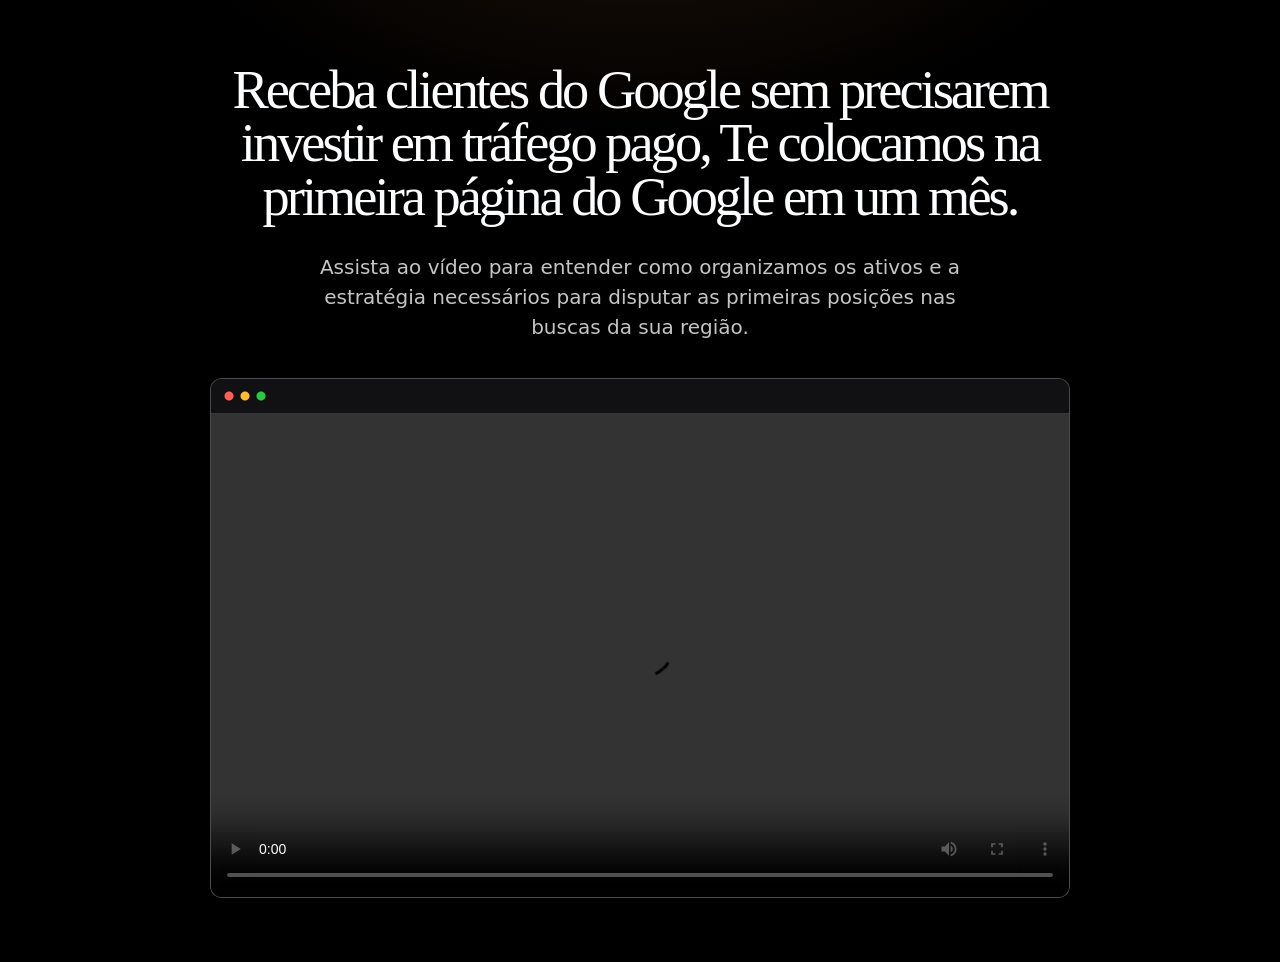
<file: google-local/index.html>
<!doctype html>
<html lang="pt-BR">
<head>
  <meta charset="utf-8">
  <meta name="viewport" content="width=device-width, initial-scale=1.0">
  <link rel="icon" type="image/png" href="https://res.cloudinary.com/dmf4bqbdd/image/upload/v1784400742/Logo_Advanx_IA_Transparante_v3_kgirrz.png">
  <link rel="apple-touch-icon" href="https://res.cloudinary.com/dmf4bqbdd/image/upload/v1784400742/Logo_Advanx_IA_Transparante_v3_kgirrz.png">
  <meta name="theme-color" content="#000000">
  <meta name="description" content="Estratégia de presença local para colocar sua empresa na primeira página do Google em até 1 mês, conforme o cenário do seu negócio.">
  <title>Primeira página do Google em até 1 mês | Advanx</title>
  <style>
    :root {
      --canvas: #000000;
      --surface: #0a0a0c;
      --surface-elevated: #101012;
      --surface-deep: #06060a;
      --ink: #fcfdff;
      --body: rgba(252, 253, 255, .78);
      --mute: #a1a4a5;
      --hairline: rgba(252, 253, 255, .16);
      --hairline-strong: rgba(252, 253, 255, .28);
      --copper: #B56A32;
      --copper-light: #CC7A3B;
      --cream: #F6F1E8;
      --orange-glow: rgba(181, 106, 50, .2);
      --cream-glow: rgba(246, 241, 232, .08);
    }

    * { box-sizing: border-box; }
    html { background: var(--canvas); scroll-behavior: smooth; }
    body {
      margin: 0;
      min-width: 320px;
      color: var(--ink);
      background:
        radial-gradient(750px 460px at 50% -180px, var(--orange-glow), transparent 68%),
        var(--canvas);
      font-family: Inter, ui-sans-serif, system-ui, -apple-system, BlinkMacSystemFont, "Segoe UI", sans-serif;
      -webkit-font-smoothing: antialiased;
    }

    .mono { font-family: ui-monospace, SFMono-Regular, Menlo, Monaco, Consolas, monospace; }
    .container { width: min(100% - 40px, 1120px); margin: 0 auto; }

    .hero {
      min-height: 100svh;
      display: grid;
      align-content: center;
      padding: 64px 0;
    }
    .hero__inner { width: min(100%, 940px); margin: 0 auto; text-align: center; }
    h1, h2, h3, p { margin-top: 0; }
    h1 {
      max-width: 900px;
      margin: 0 auto;
      font-family: "DM Serif Display", Georgia, serif;
      font-weight: 400;
      font-size: clamp(2.7rem, 4.25vw, 4.5rem);
      line-height: .98;
      letter-spacing: -.055em;
    }
    .hero__sub {
      width: min(100%, 700px);
      margin: 28px auto 36px;
      color: var(--body);
      font-size: clamp(1.05rem, 2vw, 1.25rem);
      line-height: 1.5;
    }
    .video-shell {
      overflow: hidden;
      position: relative;
      max-width: 860px;
      margin: 0 auto;
      border: 1px solid var(--hairline-strong);
      border-radius: 12px;
      background: var(--surface-deep);
      box-shadow: 0 32px 80px rgba(0, 0, 0, .45);
    }
    .video-shell::before {
      display: block;
      height: 34px;
      content: "";
      background:
        radial-gradient(circle at 18px 17px, #ff5f57 0 4px, transparent 5px),
        radial-gradient(circle at 34px 17px, #ffbd2e 0 4px, transparent 5px),
        radial-gradient(circle at 50px 17px, #28c840 0 4px, transparent 5px),
        #111113;
      border-bottom: 1px solid var(--hairline);
    }
    video { display: block; width: 100%; aspect-ratio: 16 / 9; max-height: min(70svh, 650px); background: #000; object-fit: contain; }

    #oferta-revelada { display: none; opacity: 0; transform: translateY(18px); }
    #oferta-revelada.visivel { display: block; animation: revelar .7s ease-out forwards; }
    @keyframes revelar { to { opacity: 1; transform: translateY(0); } }

    .section { position: relative; padding: 112px 0; border-top: 1px solid var(--hairline); }
    .section--intro {
      background: radial-gradient(600px 420px at 5% 20%, var(--cream-glow), transparent 70%);
    }
    .eyebrow {
      margin-bottom: 18px;
      color: var(--copper-light);
      font-size: .75rem;
      font-weight: 600;
      letter-spacing: .1em;
      text-transform: uppercase;
    }
    h2 { font-family: "DM Serif Display", Georgia, serif; font-size: clamp(2.25rem, 4.5vw, 4rem); font-weight: 400; letter-spacing: -.045em; line-height: 1.04; }
    h3 { margin-bottom: 12px; font-size: 1.08rem; letter-spacing: -.015em; }
    .lead { max-width: 770px; color: var(--body); font-size: clamp(1.08rem, 2vw, 1.3rem); line-height: 1.55; }
    .lead + .lead { margin-top: 18px; }

    .stack { display: grid; grid-template-columns: repeat(2, minmax(0, 1fr)); gap: 12px; margin-top: 42px; }
    .card {
      min-height: 172px;
      padding: 28px;
      border: 1px solid var(--hairline);
      border-radius: 12px;
      background: var(--surface);
    }
    .card p { margin-bottom: 0; color: var(--body); line-height: 1.55; }
    .card__index { display: block; margin-bottom: 26px; color: var(--copper-light); font-size: .73rem; letter-spacing: .08em; }
    .split { display: grid; grid-template-columns: minmax(0, .92fr) minmax(0, 1.08fr); gap: 72px; align-items: start; }
    .code-window { overflow: hidden; border: 1px solid var(--hairline-strong); border-radius: 12px; background: var(--surface-deep); }
    .code-window__bar { height: 34px; border-bottom: 1px solid var(--hairline); background: #111113; }
    .code-window pre { overflow-x: auto; margin: 0; padding: 28px; color: #d8dadd; font-size: .83rem; line-height: 1.8; white-space: pre-wrap; }
    .code-window .comment { color: var(--mute); }
    .code-window .key { color: var(--copper-light); }
    .code-window .value { color: var(--cream); }

    .pricing { background: radial-gradient(720px 460px at 50% 10%, rgba(181, 106, 50, .14), transparent 75%); }
    .pricing-grid { display: grid; grid-template-columns: repeat(3, minmax(0, 1fr)); gap: 16px; margin-top: 42px; }
    @media (max-width: 1040px) { .pricing-grid { grid-template-columns: repeat(2, minmax(0, 1fr)); } }
    .price-card { padding: 34px; border: 1px solid var(--hairline); border-radius: 12px; background: var(--surface); }
    .price-card--featured { border-color: var(--copper); background: var(--surface-elevated); }
    .price-card h3 { font-size: 1.28rem; }
    .price-card > p:not(.price):not(.installments) { min-height: 50px; color: var(--body); line-height: 1.5; }
    .price { margin: 34px 0 5px; font-family: "DM Serif Display", Georgia, serif; font-size: clamp(2.25rem, 5vw, 3.25rem); letter-spacing: -.04em; }
    .installments { margin-bottom: 28px; color: var(--mute); }
    .button {
      display: inline-flex;
      justify-content: center;
      width: 100%;
      min-height: 48px;
      align-items: center;
      padding: 12px 18px;
      border: 1px solid var(--ink);
      border-radius: 8px;
      color: #000;
      background: var(--ink);
      font-size: .9rem;
      font-weight: 700;
      text-decoration: none;
      transition: transform .18s ease, background .18s ease;
    }
    .button:hover { background: var(--cream); transform: translateY(-2px); }
    .note { margin: 20px 0 0; color: var(--mute); font-size: .86rem; }
    .final { text-align: center; }
    .final h2, .final .lead { margin-right: auto; margin-left: auto; }
    .final .button { width: auto; min-width: min(100%, 300px); margin-top: 16px; }

    .lead-form { display: grid; gap: 10px; margin-top: 22px; text-align: left; }
    .lead-form label { color: var(--body); font-size: .82rem; font-weight: 600; }
    .lead-form input { width: 100%; height: 42px; margin-top: 6px; padding: 10px 12px; border: 1px solid var(--hairline-strong); border-radius: 8px; outline: 0; color: var(--ink); background: var(--surface-deep); font: inherit; -webkit-user-select: text; user-select: text; }
    .lead-form input:focus { border-color: var(--ink); box-shadow: 0 0 0 3px rgba(252,253,255,.10); }
    .lead-form .button { border: 0; cursor: pointer; }
    .lead-form__status { min-height: 1.25em; margin: 0; color: var(--mute); font-size: .78rem; }
    @media (min-width: 761px) { body { font-family: Inter, ui-sans-serif, system-ui, -apple-system, BlinkMacSystemFont, "Segoe UI", sans-serif; } h1, h2, .price { font-family: "DM Serif Display", Georgia, serif; } }

    @media (max-width: 760px) {
      .container { width: min(100% - 28px, 1120px); }
      .hero { padding: 34px 0 48px; }
      .hero__sub { margin: 22px auto 28px; }
      .section { padding: 72px 0; }
      .stack, .pricing-grid, .split { grid-template-columns: 1fr; gap: 12px; }
      .split { gap: 28px; }
      .card, .price-card { padding: 24px; }
      .price-card > p:not(.price):not(.installments) { min-height: auto; }
    }

    @media (prefers-reduced-motion: reduce) {
      html { scroll-behavior: auto; }
      #oferta-revelada.visivel { animation: none; opacity: 1; transform: none; }
      .button { transition: none; }
    }
  </style>
</head>
<body>
  <main>
    <section class="hero" aria-labelledby="titulo-principal">
      <div class="container hero__inner">
        <h1 id="titulo-principal">Receba clientes do Google sem precisarem investir em tráfego pago, Te colocamos na primeira página do Google em um mês.</h1>
        <p class="hero__sub">Assista ao vídeo para entender como organizamos os ativos e a estratégia necessários para disputar as primeiras posições nas buscas da sua região.</p>
        <div class="video-shell">
          <video controls playsinline preload="metadata" aria-label="Vídeo sobre a estrutura de presença local no Google">
            <source src="https://res.cloudinary.com/dmf4bqbdd/video/upload/v1789505917/E888453B-AAA1-458D-9FDC-8C8D688DB2F6_cwucno.mp4" type="video/mp4">
            Seu navegador não suporta vídeo em HTML5.
          </video>
        </div>
      </div>
    </section>

    <div id="oferta-revelada" aria-live="polite">
      <section class="section section--intro">
        <div class="container">
          <p class="eyebrow mono">A estrutura</p>
          <h2>Você não precisa depender apenas de indicação ou postar sem saber o que acontece depois.</h2>
          <p class="lead">Esta é uma estrutura para colocar sua empresa diante de pessoas que já estão procurando soluções na sua região, com uma apresentação profissional e campanhas pensadas para transformar interesse em conversa.</p>
          <p class="lead">O foco da estratégia é levar sua empresa à primeira página do Google em até 1 mês. O prazo e a posição dependem do cenário do negócio, da concorrência local, da aprovação dos ativos e da execução da mídia.</p>
        </div>
      </section>

      <section class="section">
        <div class="container">
          <p class="eyebrow mono">Escopo da entrega</p>
          <h2>O que será estruturado para sua empresa</h2>
          <div class="stack">
            <article class="card"><span class="card__index mono">01</span><h3>Perfil da Empresa no Google criado e organizado</h3><p>Criação e estruturação do perfil para sua empresa ter uma base completa e adequada para buscas locais.</p></article>
            <article class="card"><span class="card__index mono">02</span><h3>Otimização estratégica do perfil</h3><p>Organização das informações que ajudam o cliente a entender quem você é, o que oferece e como entrar em contato.</p></article>
            <article class="card"><span class="card__index mono">03</span><h3>Categorias, serviços e informações bem apresentados</h3><p>Configuração dos dados essenciais do negócio, incluindo categorias, serviços e informações adequadas à sua atuação.</p></article>
            <article class="card"><span class="card__index mono">04</span><h3>Base para posicionamento local</h3><p>Uma estrutura pensada para fortalecer sua presença nas buscas de quem procura soluções na sua área de atendimento.</p></article>
            <article class="card"><span class="card__index mono">05</span><h3>Landing page profissional</h3><p>Uma página focada em explicar sua oferta com clareza e direcionar o visitante para o próximo passo.</p></article>
            <article class="card"><span class="card__index mono">06</span><h3>Hospedagem da landing page</h3><p>Sua landing page hospedada e acessível ao tráfego das campanhas.</p></article>
            <article class="card"><span class="card__index mono">07</span><h3>Estruturação estratégica de campanhas no Google Ads</h3><p>Organização de campanhas para conectar a intenção de busca do potencial cliente à sua empresa.</p></article>
            <article class="card"><span class="card__index mono">08</span><h3>Gestão estratégica de Google Ads</h3><p>Acompanhamento da estrutura das campanhas com foco em ajustes e decisões guiadas pelo que a operação mostra.</p></article>
          </div>
        </div>
      </section>

      <section class="section">
        <div class="container split">
          <div>
            <p class="eyebrow mono">Bônus incluídos</p>
            <h2>Peças que deixam a operação mais completa.</h2>
            <p class="lead">Você recebe a estrutura de página e a hospedagem sem precisar coordenar outro fornecedor para colocar a oferta no ar.</p>
          </div>
          <div class="code-window" aria-label="Resumo dos bônus incluídos">
            <div class="code-window__bar"></div>
            <pre class="mono"><span class="comment">// incluso sem custo adicional</span>
<span class="key">bonus</span> = {
  <span class="key">avaliacoes</span>: <span class="value">"Estratégia de avaliações e autoridade"</span>,
  <span class="key">landingPage</span>: <span class="value">"Landing page profissional"</span>,
  <span class="key">hospedagem</span>: <span class="value">"Hospedagem da landing page"</span>
}</pre>
          </div>
        </div>
      </section>

      <section class="section">
        <div class="container split">
          <div>
            <p class="eyebrow mono">Como funciona</p>
            <h2>Uma operação com cada peça no lugar certo.</h2>
          </div>
          <div>
            <p class="lead">O Perfil da Empresa ajuda sua empresa a ser compreendida no Google. A landing page organiza a mensagem para quem clica. As campanhas no Google Ads colocam sua oferta diante de buscas relevantes.</p>
            <p class="lead">A verba de mídia do Google Ads é contratada à parte e fica sob seu controle.</p>
          </div>
        </div>
      </section>

      <section class="section pricing">
        <div class="container">
          <p class="eyebrow mono">Investimento</p>
          <h2>Escolha o formato para avançar.</h2>
          <div class="pricing-grid">
            <article class="price-card">
              <h3>Estrutura inicial</h3>
              <p>Para colocar os ativos essenciais da sua presença local e da sua captação no Google em ordem.</p>
              <p class="price">R$997 à vista</p>
              <p class="installments">ou 12x de R$97</p>
              <form class="lead-form" data-lead-form>
                <label>Seu nome<input name="nome" type="text" autocomplete="name" required maxlength="120"></label>
                <label>Seu WhatsApp<input name="telefone" type="tel" inputmode="tel" autocomplete="tel" required maxlength="20"></label>
                <button class="button" type="submit">Avançar para o WhatsApp</button>
                <p class="lead-form__status" aria-live="polite"></p>
              </form>
            </article>
            <article class="price-card price-card--featured">
              <h3>Plano trimestral</h3>
              <p>Para ter a estrutura e a gestão estratégica das campanhas no Google Ads ao longo do período.</p>
              <p class="price">R$697 por mês</p>
              <p class="installments">ou 12x de R$174,25</p>
              <form class="lead-form" data-lead-form>
                <label>Seu nome<input name="nome" type="text" autocomplete="name" required maxlength="120"></label>
                <label>Seu WhatsApp<input name="telefone" type="tel" inputmode="tel" autocomplete="tel" required maxlength="20"></label>
                <button class="button" type="submit">Avançar para o WhatsApp</button>
                <p class="lead-form__status" aria-live="polite"></p>
              </form>
            </article>
            <article class="price-card">
              <h3>Otimização do Google Meu Negócio</h3>
              <p>Para otimizar o Perfil da Empresa no Google, com categorias, serviços e informações organizadas para sua presença local.</p>
              <p class="price">R$497 à vista</p>
              <p class="installments">ou 12x de R$49,70</p>
              <p class="note">Valor único. Sem landing page, hospedagem ou Google Ads.</p>
              <form class="lead-form" data-lead-form>
                <label>Seu nome<input name="nome" type="text" autocomplete="name" required maxlength="120"></label>
                <label>Seu WhatsApp<input name="telefone" type="tel" inputmode="tel" autocomplete="tel" required maxlength="20"></label>
                <button class="button" type="submit">Avançar para o WhatsApp</button>
                <p class="lead-form__status" aria-live="polite"></p>
              </form>
            </article>
          </div>
          <p class="note">Verba de mídia do Google Ads não inclusa.</p>
        </div>
      </section>

      <section class="section final">
        <div class="container">
          <p class="eyebrow mono">Próximo passo</p>
          <h2>Se você quer parar de improvisar sua presença no Google, o próximo passo é simples.</h2>
          <p class="lead">Clique no botão, envie a mensagem e converse com a equipe da Advanx para entender qual formato faz mais sentido para o momento da sua empresa.</p>
          <form class="lead-form" data-lead-form>
                <label>Seu nome<input name="nome" type="text" autocomplete="name" required maxlength="120"></label>
                <label>Seu WhatsApp<input name="telefone" type="tel" inputmode="tel" autocomplete="tel" required maxlength="20"></label>
                <button class="button" type="submit">Avançar para o WhatsApp</button>
                <p class="lead-form__status" aria-live="polite"></p>
              </form>
        </div>
      </section>
    </div>
  </main>

  <script>
    const oferta = document.getElementById('oferta-revelada');
    const rotaWhatsApp = 'https://wa.advanx.com.br/r';
    window.setTimeout(() => {
      oferta.classList.add('visivel');
    }, 120000);

    document.querySelectorAll('[data-lead-form]').forEach((formulario) => {
      formulario.addEventListener('submit', (evento) => {
        evento.preventDefault();
        if (!formulario.reportValidity()) return;
        const nome = formulario.elements.nome.value.trim();
        const telefone = formulario.elements.telefone.value.trim();
        const botao = formulario.querySelector('button[type="submit"]');
        const status = formulario.querySelector('.lead-form__status');
        botao.disabled = true;
        status.textContent = 'Abrindo o WhatsApp...';
        const texto = `Vi o vídeo e quero avançar. Nome: ${nome}. Telefone: ${telefone}.`;
        window.location.assign(`${rotaWhatsApp}?${new URLSearchParams({ text: texto }).toString()}`);
      });
    });

    document.addEventListener('contextmenu', (evento) => evento.preventDefault());
    document.addEventListener('copy', (evento) => evento.preventDefault());
    document.addEventListener('cut', (evento) => evento.preventDefault());
    document.addEventListener('dragstart', (evento) => evento.preventDefault());
    document.addEventListener('keydown', (evento) => {
      if ((evento.ctrlKey || evento.metaKey) && ['c', 'x', 'u', 's'].includes(evento.key.toLowerCase())) evento.preventDefault();
    });
  </script>
</body>
</html>
</file>
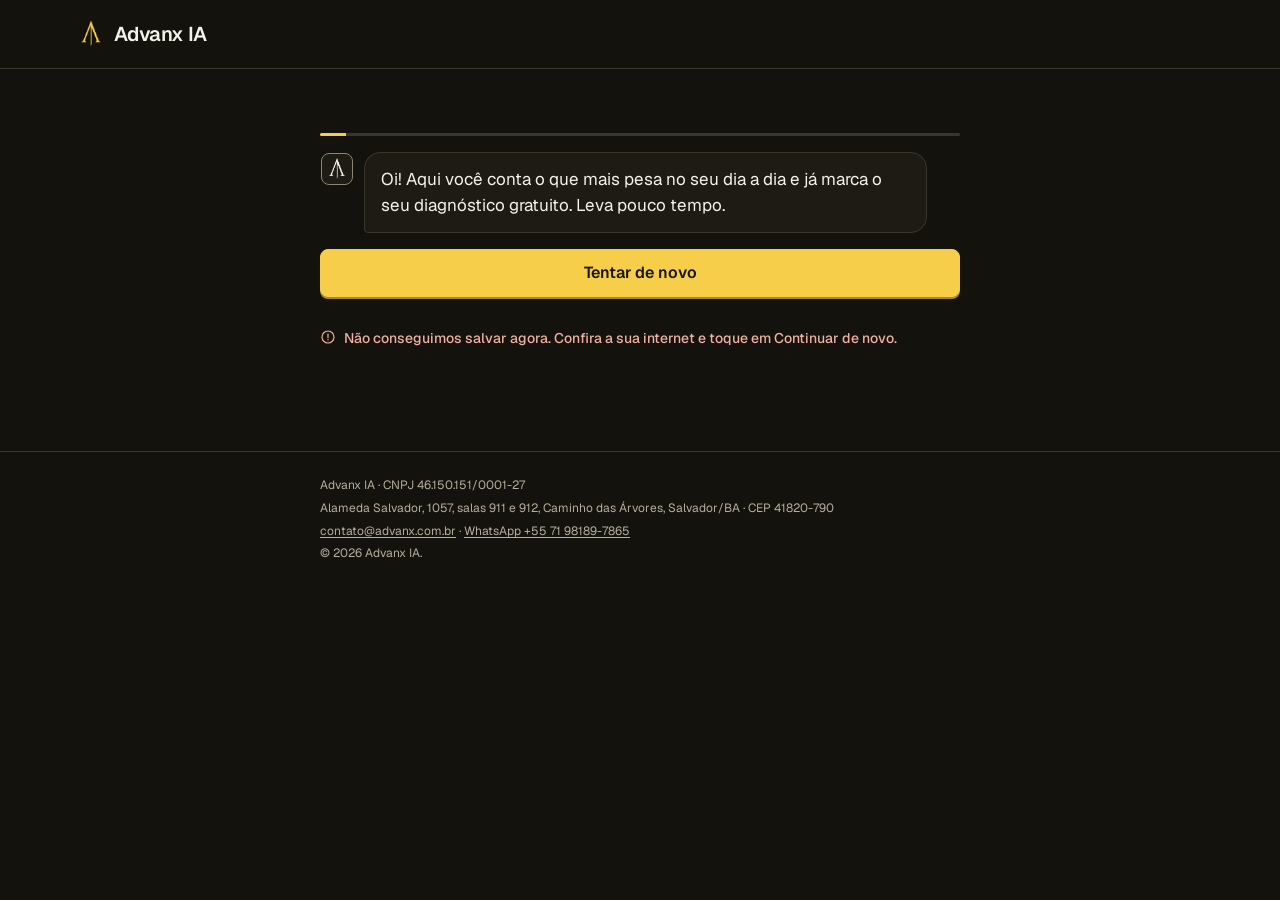
<file: implementacao-ia/index.html>
<!doctype html>
<html lang="pt-BR">
<head>
<meta charset="utf-8">
<meta name="viewport" content="width=device-width,initial-scale=1">
<title>Diagnóstico gratuito | Advanx</title>
<meta name="description" content="Conte o que mais pesa no seu dia a dia e marque seu diagnóstico gratuito.">
<meta name="robots" content="index,follow">
<link rel="canonical" href="https://form.advanx.com.br/implementacao-ia/">
<link rel="icon" href="https://advanx.com.br/favicon.ico">
<meta name="ia-api" content="https://cs.advanx.com.br/api/implementacao-ia/">
<link rel="preload" href="assets/fonts/Geist.latin.woff2" as="font" type="font/woff2" crossorigin>
<link rel="stylesheet" href="tokens.css">
<link rel="stylesheet" href="componentes.css">
<link rel="stylesheet" href="form.css">
<script>(function(w,d,s,l,i){w[l]=w[l]||[];w[l].push({'gtm.start':new Date().getTime(),event:'gtm.js'});var f=d.getElementsByTagName(s)[0],j=d.createElement(s);j.async=true;j.src='https://www.googletagmanager.com/gtm.js?id='+i;f.parentNode.insertBefore(j,f);})(window,document,'script','dataLayer','GTM-KXPZNRHK');</script>
<script src="form.js" type="module"></script>
</head>
<body class="noite"><noscript><iframe src="https://www.googletagmanager.com/ns.html?id=GTM-KXPZNRHK" height="0" width="0" style="display:none;visibility:hidden" title="Google Tag Manager"></iframe></noscript>
<svg width="0" height="0" style="position:absolute" aria-hidden="true">
  <symbol id="i-check" viewBox="0 0 24 24"><path d="M4.5 12.5l5 5 10-11" stroke-linecap="square" stroke-linejoin="miter"/></symbol>
  <symbol id="i-seta" viewBox="0 0 24 24"><path d="M4 12h15M13 6l6 6-6 6" stroke-linecap="square" stroke-linejoin="miter"/></symbol>
  <symbol id="i-alerta" viewBox="0 0 24 24"><circle cx="12" cy="12" r="9"/><path d="M12 7.5v5.5M12 16.2v.3" stroke-linecap="square"/></symbol>
</svg>
<header class="topo cabeca-form"><div class="wrap"><a class="logo" href="https://advanx.com.br/implementacao-ia/" aria-label="Advanx IA"><i aria-hidden="true"></i><span>Advanx IA</span></a></div></header>
<main class="wrap estados-form">
  <h1 class="sr-only">Diagnóstico gratuito</h1>
  <div class="conversa" id="conversa">
    <div class="conversa__barra" id="barra" role="progressbar" aria-valuemin="0" aria-valuemax="100" aria-valuenow="0" aria-label="Andamento"><i style="width:4%"></i></div>
    <div id="history" class="historico"></div>
    <form id="conversation" class="entrada" novalidate></form>
    <p id="status" class="status" role="status" aria-live="polite"></p>
  </div>
</main>
<footer class="rodape-form"><div class="wrap"><div class="rodape__dados"><p>Advanx IA · CNPJ 46.150.151/0001-27</p><address>Alameda Salvador, 1057, salas 911 e 912, Caminho das Árvores, Salvador/BA · CEP 41820-790</address><p><a href="mailto:contato@advanx.com.br">contato@advanx.com.br</a> · <a href="https://wa.advanx.com.br/r" target="_blank" rel="noopener noreferrer">WhatsApp +55 71 98189-7865</a></p><p>© <span class="ano">2026</span> Advanx IA.</p></div></div></footer>
</body>
</html>
</file>
<file: implementacao-ia/tokens.css>
/* Advanx IA | design system v2 "Papel e tinta" | tokens | 18/11/2026
   Fonte de verdade dos valores: tokens.json. Proposta da Nala, aguarda ok do Rafael. */

@font-face{font-family:"Instrument Serif";src:url("assets/fonts/InstrumentSerif-Regular.latin.woff2") format("woff2");font-weight:400;font-style:normal;font-display:swap}
@font-face{font-family:"Geist";src:url("assets/fonts/Geist.latin.woff2") format("woff2");font-weight:100 900;font-style:normal;font-display:swap}
@font-face{font-family:"Geist Mono";src:url("assets/fonts/GeistMono.latin.woff2") format("woff2");font-weight:100 900;font-style:normal;font-display:swap}

:root{
  /* primitivas: papel e tinta (neutros quentes) */
  --paper:#F5F2EA; --paper-2:#ECE8DD; --card:#FBFAF6;
  --ink:#17150F; --ink-2:#5C574B; --rule:#D9D4C6; --rule-strong:#85806F;
  /* ouro: cor da marca, SEM mudança (#F7CE4A). ouro-texto é só para texto/ícone sobre claro */
  --gold:#F7CE4A; --gold-text:#6E5200;
  /* noite (faixas escuras) */
  --night:#14120D; --night-2:#1E1B14; --night-ink:#F5F2EA; --night-ink-2:#B5AE9C; --night-rule:#3A3629; --night-rule-strong:#8C8570;
  /* estados */
  --ok:#2D6A3A; --err:#A3361F;

  /* famílias: 2 (Instrument Serif; Geist, que inclui Geist Mono) */
  --f-display:"Instrument Serif","Times New Roman",serif;
  --f-sans:"Geist",system-ui,-apple-system,"Segoe UI",Arial,sans-serif;
  --f-mono:"Geist Mono",ui-monospace,"SFMono-Regular",Menlo,monospace;

  /* escala (celular → desktop) */
  --t-display:clamp(44px,8.4vw,84px);
  --t-h2:clamp(34px,5vw,56px);
  --t-h3:clamp(26px,3vw,32px);
  --t-lead:clamp(18px,1.6vw,21px);
  --t-body:17px; --t-small:14px; --t-tag:12px;

  /* espaço: base 4 */
  --s1:4px; --s2:8px; --s3:12px; --s4:16px; --s5:20px; --s6:24px; --s8:32px; --s10:40px; --s12:48px; --s16:64px; --s20:80px; --s28:112px;
  --section:clamp(64px,9vw,112px);
  --gutter:20px; --content:1120px; --read:62ch;

  /* formas: cada coisa com o seu raio */
  --r-tag:4px; --r-ctl:8px; --r-card:12px; --r-big:16px;
  --hit:48px;

  /* movimento */
  --d-fast:140ms; --d-ui:220ms; --ease:cubic-bezier(.2,0,0,1);

  /* tema CLARO (padrão) */
  --bg:var(--paper); --bg-2:var(--paper-2); --surface:var(--card);
  --fg:var(--ink); --fg-2:var(--ink-2); --line:var(--rule); --ctl:var(--rule-strong);
  --link:var(--gold-text); --focus:var(--ink);
  --btn-edge:var(--ink); --btn-shadow:0 2px 0 var(--ink);
  --bubble-user-bg:var(--ink); --bubble-user-fg:var(--paper);
}

/* tema NOITE: faixas escuras (garantia, fecho, conversa). Mesmos componentes, outro conjunto de variáveis */
.noite{
  --bg:var(--night); --bg-2:var(--night-2); --surface:var(--night-2);
  --fg:var(--night-ink); --fg-2:var(--night-ink-2); --line:var(--night-rule); --ctl:var(--night-rule-strong);
  --link:var(--gold); --focus:var(--gold);
  --btn-edge:var(--gold); --btn-shadow:0 2px 0 #A8892A;
  --bubble-user-bg:var(--paper); --bubble-user-fg:var(--ink);
  background:var(--bg); color:var(--fg);
}

@media (min-width:721px){:root{--gutter:40px}}
@media (prefers-reduced-motion:reduce){:root{--d-fast:0ms;--d-ui:0ms}}
</file>
<file: implementacao-ia/componentes.css>
/* Advanx IA | design system v2 | componentes | 18/11/2026. Depende de tokens.css */
*,*::before,*::after{box-sizing:border-box}
html{-webkit-text-size-adjust:100%;scroll-padding-top:80px}
body{margin:0;background:var(--bg);color:var(--fg);font:400 var(--t-body)/1.6 var(--f-sans);-webkit-font-smoothing:antialiased;text-rendering:optimizeLegibility}
img,svg{display:block;max-width:100%}
a{color:inherit}
:focus-visible{outline:3px solid var(--focus);outline-offset:3px;border-radius:2px}
.wrap{width:100%;max-width:calc(var(--content) + var(--gutter)*2);margin:0 auto;padding:0 var(--gutter)}
.vh{position:absolute;width:1px;height:1px;overflow:hidden;clip:rect(0 0 0 0);white-space:nowrap}

/* ---- tipografia ---- */
.display,.h2,.h3{font-family:var(--f-display);font-weight:400;margin:0;color:var(--fg);text-wrap:balance}
.display{font-size:var(--t-display);line-height:1.0;letter-spacing:-.018em}
.h2{font-size:var(--t-h2);line-height:1.04;letter-spacing:-.012em}
.h3{font-size:var(--t-h3);line-height:1.1;letter-spacing:-.006em}
.lead{font-size:var(--t-lead);line-height:1.55;color:var(--fg-2);max-width:var(--read);margin:0;text-wrap:pretty}
.prose{max-width:var(--read);color:var(--fg-2);margin:0;text-wrap:pretty}
.small{font-size:var(--t-small);color:var(--fg-2)}
.tag{display:inline-flex;align-items:center;gap:6px;font:500 var(--t-tag)/1 var(--f-mono);text-transform:uppercase;letter-spacing:.07em;color:var(--fg);padding:6px 8px;border:1px solid var(--ctl);border-radius:var(--r-tag);white-space:nowrap}
.tag--plain{border:0;padding:0;color:var(--fg-2)}
/* ouro como marca-texto: sempre com tinta por cima, no máximo 1 por tela */
.mark{background:linear-gradient(transparent 60%,var(--gold) 60% 94%,transparent 94%);color:var(--ink);padding:0 .06em;-webkit-box-decoration-break:clone;box-decoration-break:clone}
.noite .mark{color:var(--ink)}

/* ---- logo: PNG como máscara, pinta com a cor do tema ---- */
.logo{display:inline-flex;align-items:center;gap:12px;text-decoration:none;font:600 20px/1 var(--f-sans);letter-spacing:-.03em}
.logo i{display:block;width:22px;height:30px;background:var(--fg);-webkit-mask:url(assets/logo-original.png) center/44px no-repeat;mask:url(assets/logo-original.png) center/44px no-repeat}
.noite .logo i{background:var(--gold)}

/* ---- botões ---- */
.btn{display:inline-flex;align-items:center;justify-content:center;gap:10px;min-height:var(--hit);padding:12px 22px;border-radius:var(--r-ctl);border:1px solid var(--btn-edge);font:600 16px/1.2 var(--f-sans);letter-spacing:-.01em;text-decoration:none;cursor:pointer;transition:transform var(--d-fast) var(--ease),box-shadow var(--d-fast) var(--ease),background var(--d-fast) var(--ease);text-align:center}
.btn svg{width:18px;height:18px;flex:none}
.btn--primary{background:var(--gold);color:var(--ink);box-shadow:var(--btn-shadow)}
.btn--primary:hover{transform:translateY(1px);box-shadow:0 1px 0 var(--ink)}
.noite .btn--primary:hover{box-shadow:0 1px 0 #A8892A}
.btn--primary:active{transform:translateY(2px);box-shadow:none}
.btn--secondary{background:transparent;color:var(--fg);border-color:var(--ctl)}
.btn--secondary:hover{border-color:var(--fg);background:var(--bg-2)}
.btn--ghost{background:none;border-color:transparent;color:var(--link);padding-inline:6px;text-decoration:underline;text-underline-offset:4px;text-decoration-thickness:1px}
.btn--ghost:hover{text-decoration-thickness:2px}
.btn[disabled],.btn[aria-disabled=true]{background:var(--bg-2);color:var(--fg-2);border-color:var(--line);box-shadow:none;cursor:not-allowed;transform:none}
.btn--block{width:100%}

/* ---- cabeçalho ---- */
.topo{border-bottom:1px solid var(--line);background:var(--bg)}
.topo .wrap{display:flex;align-items:center;justify-content:space-between;height:68px}

/* ---- seção: rótulo à esquerda, conteúdo à direita (padrão do ouro) ---- */
.secao{padding:var(--section) 0}
.secao--linha{border-top:1px solid var(--line)}
.secao__grade{display:grid;gap:var(--s8);grid-template-columns:1fr}
@media (min-width:900px){.secao__grade{grid-template-columns:minmax(0,4fr) minmax(0,8fr);gap:var(--s16)}}
.secao__rotulo{display:flex;flex-direction:column;gap:var(--s4);align-items:flex-start}

/* ---- ficha: o cartão da marca (numerada, divisória picotada) ---- */
.ficha{background:var(--surface);border:1px solid var(--line);border-radius:var(--r-card)}
.picote{border:0;border-top:1px dashed var(--ctl);margin:0}

/* ---- time (vitrine): linha expansível, sem caixa por item ---- */
.times{border-top:1px solid var(--fg);margin:0;padding:0;list-style:none}
.time{border-bottom:1px solid var(--line)}
.time summary{list-style:none;cursor:pointer;display:grid;grid-template-columns:auto 1fr auto;column-gap:var(--s4);row-gap:var(--s2);align-items:start;padding:var(--s6) 0;min-height:var(--hit)}
.time summary::-webkit-details-marker{display:none}
.time__n{font:500 var(--t-tag)/1 var(--f-mono);letter-spacing:.07em;color:var(--fg-2);padding-top:12px}
.time__nome{font-family:var(--f-display);font-weight:400;font-size:var(--t-h3);line-height:1.1;margin:0;color:var(--fg)}
.time__desc{grid-column:2/3;margin:0;color:var(--fg-2);max-width:var(--read)}
.time__res{grid-column:2/3;display:flex;gap:var(--s2);flex-wrap:wrap;margin-top:var(--s1)}
.time__mais{grid-column:3;grid-row:1;width:var(--hit);height:var(--hit);margin:-6px 0 0 0;display:grid;place-items:center;border:1px solid var(--ctl);border-radius:var(--r-ctl);transition:background var(--d-fast) var(--ease)}
.time__mais svg{width:18px;height:18px;stroke:var(--fg);fill:none;stroke-width:1.5}
.time__mais .menos{display:none}
.time[open] .time__mais .mais{display:none}.time[open] .time__mais .menos{display:block}
.time summary:hover .time__mais{background:var(--bg-2)}
.time summary:focus-visible{outline-offset:-3px}
.agentes{list-style:none;margin:0;padding:0 0 var(--s8) calc(var(--s4) + 28px);display:grid;gap:0}
.agentes li{display:grid;grid-template-columns:22px 1fr;gap:var(--s3);padding:var(--s3) 0;border-top:1px dashed var(--line)}
.agentes li:first-child{border-top:0}
.agentes svg{width:20px;height:20px;margin-top:3px;stroke:var(--link);fill:none;stroke-width:1.75}
.agentes strong{font-weight:600;color:var(--fg)}
.agentes span{color:var(--fg-2)}
@media (min-width:900px){.agentes{grid-template-columns:1fr 1fr;column-gap:var(--s10)}.agentes li:nth-child(2){border-top:0}}
@media (max-width:520px){.time summary{column-gap:var(--s3)}.time__mais{width:44px;height:44px}.time__desc,.time__res{grid-column:1/-1}.agentes{padding-left:0}.time__n{padding-top:10px}}

/* ---- campo e opções ---- */
.campo{display:grid;gap:var(--s2)}
.campo label{font-weight:600;font-size:15px}
.campo__dica{font-size:var(--t-small);color:var(--fg-2)}
.input{min-height:var(--hit);width:100%;padding:12px 14px;font:400 17px/1.3 var(--f-sans);color:var(--fg);background:var(--surface);border:1px solid var(--ctl);border-radius:var(--r-ctl);transition:border-color var(--d-fast) var(--ease),box-shadow var(--d-fast) var(--ease)}
.input::placeholder{color:var(--fg-2);opacity:.85}
.input:hover{border-color:var(--fg)}
.input:focus{outline:0;border-color:var(--fg);box-shadow:0 0 0 3px var(--bg),0 0 0 5px var(--focus)}
.input[aria-invalid=true]{border:2px solid var(--err);padding:11px 13px}
.campo__erro{display:flex;gap:8px;align-items:flex-start;color:var(--err);font-size:var(--t-small);font-weight:500}
.noite .campo__erro{color:#F1B0A0}.noite .input[aria-invalid=true]{border-color:#F1B0A0}
.campo__erro svg{width:16px;height:16px;margin-top:2px;flex:none;stroke:currentColor;fill:none;stroke-width:1.75}
.telefone{display:grid;grid-template-columns:auto 1fr;gap:var(--s2)}
.telefone .ddi{display:flex;align-items:center;padding:0 14px;min-height:var(--hit);border:1px solid var(--ctl);border-radius:var(--r-ctl);font-family:var(--f-mono);font-size:15px;background:var(--bg-2)}

.opcoes{display:grid;gap:var(--s2);margin:0;padding:0;border:0}
.opcao{position:relative;display:grid;grid-template-columns:22px 1fr;gap:var(--s3);align-items:start;padding:14px 16px;min-height:var(--hit);background:var(--surface);border:1px solid var(--ctl);border-radius:var(--r-ctl);cursor:pointer;transition:border-color var(--d-fast) var(--ease),background var(--d-fast) var(--ease)}
.opcao:hover{border-color:var(--fg)}
.opcao input{position:absolute;opacity:0;inset:0;cursor:pointer;margin:0}
.opcao__caixa{width:22px;height:22px;margin-top:1px;border:1.5px solid var(--fg);border-radius:var(--r-tag);display:grid;place-items:center;background:var(--bg)}
.opcao__caixa svg{width:14px;height:14px;stroke:var(--ink);fill:none;stroke-width:2.5;opacity:0}
.opcao input:checked ~ .opcao__caixa{background:var(--gold);border-color:var(--gold)}
.opcao input:checked ~ .opcao__caixa svg{opacity:1}
.opcao:has(input:checked){border-color:var(--fg);box-shadow:inset 0 0 0 1px var(--fg)}
.opcao:has(input:focus-visible){outline:3px solid var(--focus);outline-offset:3px}
.opcao b{display:block;font-weight:600;line-height:1.35}
.opcao small{display:block;color:var(--fg-2);font-size:var(--t-small);line-height:1.4;margin-top:2px}

/* ---- conversa: um balão por vez ---- */
.conversa{display:grid;gap:var(--s4);padding:var(--s6) var(--s5);max-width:640px;margin:0 auto}
.conversa__barra{height:3px;background:var(--line);border-radius:2px;overflow:hidden}
.conversa__barra i{display:block;height:100%;background:var(--gold)}
.balao{max-width:88%;padding:14px 16px;border-radius:var(--r-big);font-size:17px;line-height:1.5;border:1px solid var(--line);background:var(--surface);color:var(--fg)}
.balao--bot{border-bottom-left-radius:var(--r-tag);justify-self:start}
.balao--eu{border-bottom-right-radius:var(--r-tag);justify-self:end;background:var(--bubble-user-bg);color:var(--bubble-user-fg);border-color:var(--bubble-user-bg)}
.balao--digitando{display:flex;gap:6px;padding:18px 16px}
.balao--digitando i{width:7px;height:7px;border-radius:50%;background:var(--fg-2)}
.balao--digitando i:nth-child(2){opacity:.65}.balao--digitando i:nth-child(3){opacity:.35}
.resposta{display:grid;gap:var(--s3);padding:var(--s4);border:1px solid var(--line);border-radius:var(--r-card);background:var(--bg)}

/* ---- barra de ação fixa no celular ---- */
.barra-acao{display:none}
@media (max-width:720px){.barra-acao{display:block;position:sticky;transition:transform var(--d-ui) var(--ease);bottom:0;z-index:10;background:var(--bg);border-top:1px solid var(--fg);padding:12px var(--gutter) calc(12px + env(safe-area-inset-bottom))}}

/* ---- rodapé de amostra / anotações (não fazem parte do sistema) ---- */
.nota{font:500 11px/1.4 var(--f-mono);letter-spacing:.06em;text-transform:uppercase;color:#5C574B;background:#E4DFD0;border-bottom:1px dashed #85806F;padding:8px var(--gutter);text-align:left}

/* ---- símbolo "A" como desenho de linha (marca d'água de topo) ---- */
.marca-agua{position:absolute;pointer-events:none;background:var(--line);-webkit-mask:url(assets/logo-original.png) center/contain no-repeat;mask:url(assets/logo-original.png) center/contain no-repeat;aspect-ratio:1;opacity:.9}
.mark--junto{white-space:nowrap}
@media (min-width:900px){.secao__rotulo--fixo{position:sticky;top:32px;align-self:start}}
/* a barra só aparece depois que o botão do topo sai da tela (JS de 6 linhas, ver amostra) */
@media (max-width:720px){.barra-acao.oculta{transform:translateY(110%);visibility:hidden}}

/* ---- conversa: avatar da marca (quadrado de contorno com o "A") no começo de cada fala do bot; ouro fica só para seleção e ação ---- */
.balao--bot{margin-left:44px;position:relative}
.conversa__barra + .balao--bot::before,.balao--eu + .balao--bot::before{content:"";position:absolute;left:-44px;top:0;width:32px;height:32px;border-radius:var(--r-ctl);border:1px solid var(--ctl);background:var(--surface)}
.conversa__barra + .balao--bot::after,.balao--eu + .balao--bot::after{content:"";position:absolute;left:-44px;top:0;width:32px;height:32px;background:var(--fg);-webkit-mask:url(assets/logo-original.png) center/36px no-repeat;mask:url(assets/logo-original.png) center/36px no-repeat}
/* marca-texto na faixa noite: fundo cheio de ouro com tinta por cima (o realce de 1/3 só funciona sobre texto escuro) */
.noite .mark{background:var(--gold);color:var(--ink);padding:.02em .22em;border-radius:var(--r-tag)}
</file>
<file: implementacao-ia/form.css>
/* Formulário em conversa | pele DS v2 | galeria de estados (protótipo, sem envio) | Nala 18/11/2026 */
.estados-form{padding-top:var(--s10);padding-bottom:var(--s16)}
.entrada{display:grid;gap:var(--s3)}
.opcao--radio .opcao__caixa{border-radius:50%}
.opcao--radio input:checked ~ .opcao__caixa{background:var(--gold);border-color:var(--gold)}
.opcao--radio .opcao__caixa i{width:8px;height:8px;border-radius:50%;background:var(--ink);opacity:0}
.opcao--radio input:checked ~ .opcao__caixa i{opacity:1}
textarea.input{min-height:112px;resize:vertical}
.agenda{border:1px dashed var(--ctl);border-radius:var(--r-card);padding:var(--s6);text-align:center;font:500 12px/1.6 var(--f-mono);letter-spacing:.07em;text-transform:uppercase;color:var(--fg-2);background:var(--surface)}
.agenda b{display:block;color:var(--fg);font-weight:500;margin-bottom:var(--s2)}
.cabeca-form .wrap{display:flex;justify-content:space-between;align-items:center}
.pular{justify-self:start}

/* Conversa funcional (Ono): um balão por vez sobre o DS v2. */
.estados-form .conversa{padding-left:0;padding-right:0}
.historico{display:grid;gap:var(--s4)}
#conversation:empty{display:none}
.opcoes{border:0;padding:0;margin:0;display:grid;gap:var(--s2);min-width:0}
.opcoes legend{position:absolute;width:1px;height:1px;overflow:hidden;clip:rect(0 0 0 0)}
.dias,.horas{display:flex;flex-wrap:wrap;gap:var(--s2)}
.dias{margin-bottom:var(--s4)}
.chip{min-height:var(--hit);min-width:92px;padding:10px 14px;border:1px solid var(--ctl);border-radius:var(--r-ctl);background:var(--surface);color:var(--fg);font:500 15px/1.2 var(--f-sans);cursor:pointer}
.chip:hover{border-color:var(--fg)}
.chip[aria-pressed=true]{background:var(--gold);border-color:var(--gold);color:var(--ink)}
.chip:focus-visible{outline:3px solid var(--focus);outline-offset:3px}
.agenda--viva{text-align:left;text-transform:none;letter-spacing:0;font:400 16px/1.5 var(--f-sans);color:var(--fg)}
.agenda__nota{margin-top:var(--s3);color:var(--fg-2);font-size:var(--t-small)}
.status{min-height:1.5em;margin:0;color:var(--fg-2);font-size:var(--t-small)}
.status:empty{display:none}
.balao:focus{outline:none}
.sr-only{position:absolute;width:1px;height:1px;overflow:hidden;clip:rect(0 0 0 0);white-space:nowrap}
.btn[disabled]{opacity:.55;cursor:not-allowed;transform:none;box-shadow:none}
/* avatar no primeiro balão: o histórico fica num contêiner, então a regra irmã do DS não alcança o primeiro filho */
.historico>.balao--bot:first-child::before{content:"";position:absolute;left:-44px;top:0;width:32px;height:32px;border-radius:var(--r-ctl);border:1px solid var(--ctl);background:var(--surface)}
.historico>.balao--bot:first-child::after{content:"";position:absolute;left:-44px;top:0;width:32px;height:32px;background:var(--fg);-webkit-mask:url(assets/logo-original.png) center/36px no-repeat;mask:url(assets/logo-original.png) center/36px no-repeat}

/* Ono 18/11: dados da empresa, discretos, abaixo da conversa */
.rodape-form{border-top:1px solid var(--line);padding:var(--s6) 0 var(--s8)}
.rodape-form .rodape__dados{display:grid;gap:var(--s1,4px);font-size:12px;line-height:1.55;color:var(--fg-2);max-width:640px;margin:0 auto}
.rodape-form p,.rodape-form address{margin:0;font-style:normal;overflow-wrap:anywhere}
.rodape-form a{color:inherit;text-decoration:underline;text-underline-offset:2px}
</file>
